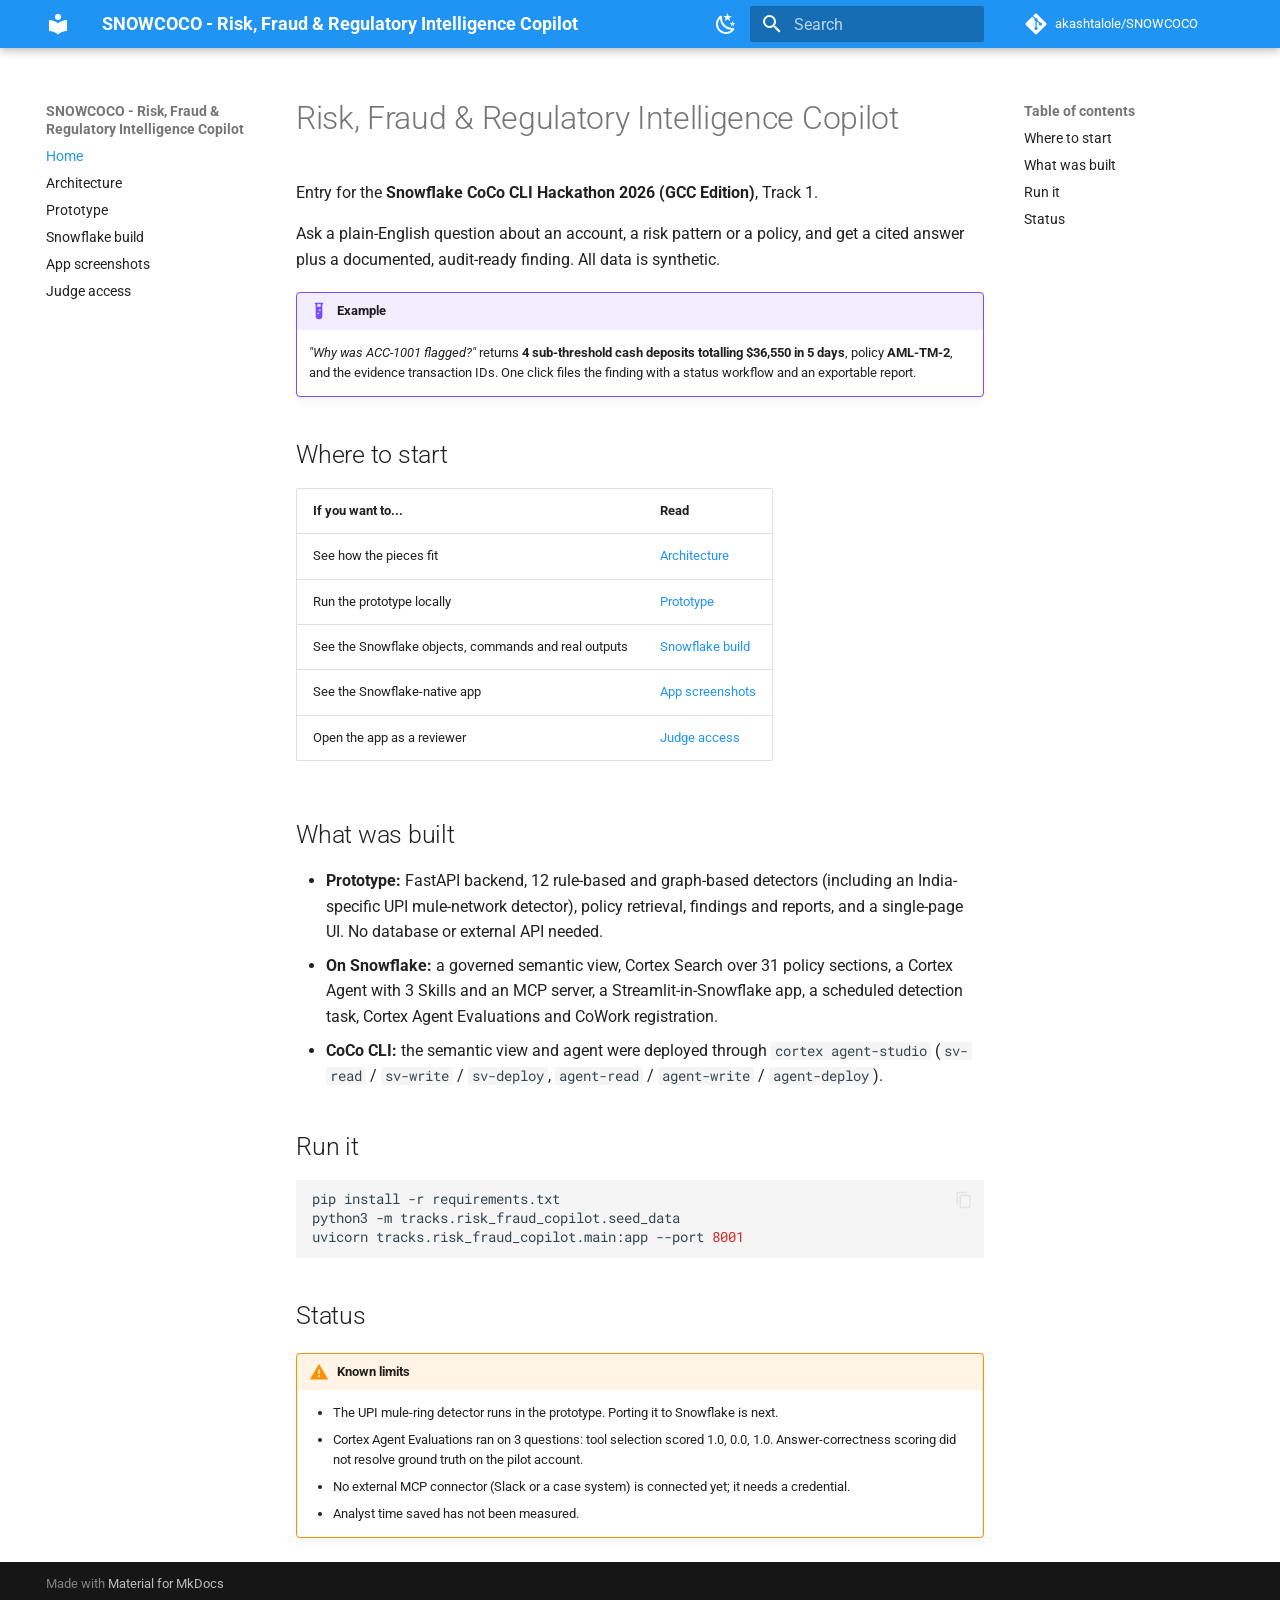
<file: index.html>
<!doctype html>
<html lang="en" class="no-js">
  <head>
    
      <meta charset="utf-8">
      <meta name="viewport" content="width=device-width,initial-scale=1">
      
        <meta name="description" content="Snowflake CoCo CLI Hackathon 2026 (GCC Edition), Track 1. Cited, audit-ready AML and fraud findings from plain-English questions.">
      
      
      
        <link rel="canonical" href="https://akashtalole.github.io/SNOWCOCO/">
      
      
      
        <link rel="next" href="coco_cli_architecture/">
      
      
        
      
      
      <link rel="icon" href="assets/images/favicon.png">
      <meta name="generator" content="mkdocs-1.6.1, mkdocs-material-9.7.7">
    
    
      
        <title>SNOWCOCO - Risk, Fraud & Regulatory Intelligence Copilot</title>
      
    
    
      <link rel="stylesheet" href="assets/stylesheets/main.ec1eaa64.min.css">
      
        
        <link rel="stylesheet" href="assets/stylesheets/palette.ab4e12ef.min.css">
      
      


    
    
      
    
    
      
        
        
        <link rel="preconnect" href="https://fonts.gstatic.com" crossorigin>
        <link rel="stylesheet" href="https://fonts.googleapis.com/css?family=Roboto:300,300i,400,400i,700,700i%7CRoboto+Mono:400,400i,700,700i&display=fallback">
        <style>:root{--md-text-font:"Roboto";--md-code-font:"Roboto Mono"}</style>
      
    
    
    <script>__md_scope=new URL(".",location),__md_hash=e=>[...e].reduce(((e,_)=>(e<<5)-e+_.charCodeAt(0)),0),__md_get=(e,_=localStorage,t=__md_scope)=>JSON.parse(_.getItem(t.pathname+"."+e)),__md_set=(e,_,t=localStorage,a=__md_scope)=>{try{t.setItem(a.pathname+"."+e,JSON.stringify(_))}catch(e){}}</script>
    
      

    
    
  </head>
  
  
    
    
      
    
    
    
    
    <body dir="ltr" data-md-color-scheme="default" data-md-color-primary="blue" data-md-color-accent="cyan">
  
    
    <input class="md-toggle" data-md-toggle="drawer" type="checkbox" id="__drawer" autocomplete="off">
    <input class="md-toggle" data-md-toggle="search" type="checkbox" id="__search" autocomplete="off">
    <label class="md-overlay" for="__drawer"></label>
    <div data-md-component="skip">
      
        
        <a href="#risk-fraud-regulatory-intelligence-copilot" class="md-skip">
          Skip to content
        </a>
      
    </div>
    <div data-md-component="announce">
      
    </div>
    
    
      

  

<header class="md-header md-header--shadow" data-md-component="header">
  <nav class="md-header__inner md-grid" aria-label="Header">
    <a href="." title="SNOWCOCO - Risk, Fraud &amp; Regulatory Intelligence Copilot" class="md-header__button md-logo" aria-label="SNOWCOCO - Risk, Fraud & Regulatory Intelligence Copilot" data-md-component="logo">
      
  
  <svg xmlns="http://www.w3.org/2000/svg" viewBox="0 0 24 24"><path d="M12 8a3 3 0 0 0 3-3 3 3 0 0 0-3-3 3 3 0 0 0-3 3 3 3 0 0 0 3 3m0 3.54C9.64 9.35 6.5 8 3 8v11c3.5 0 6.64 1.35 9 3.54 2.36-2.19 5.5-3.54 9-3.54V8c-3.5 0-6.64 1.35-9 3.54"/></svg>

    </a>
    <label class="md-header__button md-icon" for="__drawer">
      
      <svg xmlns="http://www.w3.org/2000/svg" viewBox="0 0 24 24"><path d="M3 6h18v2H3zm0 5h18v2H3zm0 5h18v2H3z"/></svg>
    </label>
    <div class="md-header__title" data-md-component="header-title">
      <div class="md-header__ellipsis">
        <div class="md-header__topic">
          <span class="md-ellipsis">
            SNOWCOCO - Risk, Fraud & Regulatory Intelligence Copilot
          </span>
        </div>
        <div class="md-header__topic" data-md-component="header-topic">
          <span class="md-ellipsis">
            
              Home
            
          </span>
        </div>
      </div>
    </div>
    
      
        <form class="md-header__option" data-md-component="palette">
  
    
    
    
    <input class="md-option" data-md-color-media="(prefers-color-scheme: light)" data-md-color-scheme="default" data-md-color-primary="blue" data-md-color-accent="cyan"  aria-label="Switch to dark mode"  type="radio" name="__palette" id="__palette_0">
    
      <label class="md-header__button md-icon" title="Switch to dark mode" for="__palette_1" hidden>
        <svg xmlns="http://www.w3.org/2000/svg" viewBox="0 0 24 24"><path d="m17.75 4.09-2.53 1.94.91 3.06-2.63-1.81-2.63 1.81.91-3.06-2.53-1.94L12.44 4l1.06-3 1.06 3zm3.5 6.91-1.64 1.25.59 1.98-1.7-1.17-1.7 1.17.59-1.98L15.75 11l2.06-.05L18.5 9l.69 1.95zm-2.28 4.95c.83-.08 1.72 1.1 1.19 1.85-.32.45-.66.87-1.08 1.27C15.17 23 8.84 23 4.94 19.07c-3.91-3.9-3.91-10.24 0-14.14.4-.4.82-.76 1.27-1.08.75-.53 1.93.36 1.85 1.19-.27 2.86.69 5.83 2.89 8.02a9.96 9.96 0 0 0 8.02 2.89m-1.64 2.02a12.08 12.08 0 0 1-7.8-3.47c-2.17-2.19-3.33-5-3.49-7.82-2.81 3.14-2.7 7.96.31 10.98 3.02 3.01 7.84 3.12 10.98.31"/></svg>
      </label>
    
  
    
    
    
    <input class="md-option" data-md-color-media="(prefers-color-scheme: dark)" data-md-color-scheme="slate" data-md-color-primary="blue" data-md-color-accent="cyan"  aria-label="Switch to light mode"  type="radio" name="__palette" id="__palette_1">
    
      <label class="md-header__button md-icon" title="Switch to light mode" for="__palette_0" hidden>
        <svg xmlns="http://www.w3.org/2000/svg" viewBox="0 0 24 24"><path d="M12 7a5 5 0 0 1 5 5 5 5 0 0 1-5 5 5 5 0 0 1-5-5 5 5 0 0 1 5-5m0 2a3 3 0 0 0-3 3 3 3 0 0 0 3 3 3 3 0 0 0 3-3 3 3 0 0 0-3-3m0-7 2.39 3.42C13.65 5.15 12.84 5 12 5s-1.65.15-2.39.42zM3.34 7l4.16-.35A7.2 7.2 0 0 0 5.94 8.5c-.44.74-.69 1.5-.83 2.29zm.02 10 1.76-3.77a7.131 7.131 0 0 0 2.38 4.14zM20.65 7l-1.77 3.79a7.02 7.02 0 0 0-2.38-4.15zm-.01 10-4.14.36c.59-.51 1.12-1.14 1.54-1.86.42-.73.69-1.5.83-2.29zM12 22l-2.41-3.44c.74.27 1.55.44 2.41.44.82 0 1.63-.17 2.37-.44z"/></svg>
      </label>
    
  
</form>
      
    
    
      <script>var palette=__md_get("__palette");if(palette&&palette.color){if("(prefers-color-scheme)"===palette.color.media){var media=matchMedia("(prefers-color-scheme: light)"),input=document.querySelector(media.matches?"[data-md-color-media='(prefers-color-scheme: light)']":"[data-md-color-media='(prefers-color-scheme: dark)']");palette.color.media=input.getAttribute("data-md-color-media"),palette.color.scheme=input.getAttribute("data-md-color-scheme"),palette.color.primary=input.getAttribute("data-md-color-primary"),palette.color.accent=input.getAttribute("data-md-color-accent")}for(var[key,value]of Object.entries(palette.color))document.body.setAttribute("data-md-color-"+key,value)}</script>
    
    
    
      
      
        <label class="md-header__button md-icon" for="__search">
          
          <svg xmlns="http://www.w3.org/2000/svg" viewBox="0 0 24 24"><path d="M9.5 3A6.5 6.5 0 0 1 16 9.5c0 1.61-.59 3.09-1.56 4.23l.27.27h.79l5 5-1.5 1.5-5-5v-.79l-.27-.27A6.52 6.52 0 0 1 9.5 16 6.5 6.5 0 0 1 3 9.5 6.5 6.5 0 0 1 9.5 3m0 2C7 5 5 7 5 9.5S7 14 9.5 14 14 12 14 9.5 12 5 9.5 5"/></svg>
        </label>
        <div class="md-search" data-md-component="search" role="dialog">
  <label class="md-search__overlay" for="__search"></label>
  <div class="md-search__inner" role="search">
    <form class="md-search__form" name="search">
      <input type="text" class="md-search__input" name="query" aria-label="Search" placeholder="Search" autocapitalize="off" autocorrect="off" autocomplete="off" spellcheck="false" data-md-component="search-query" required>
      <label class="md-search__icon md-icon" for="__search">
        
        <svg xmlns="http://www.w3.org/2000/svg" viewBox="0 0 24 24"><path d="M9.5 3A6.5 6.5 0 0 1 16 9.5c0 1.61-.59 3.09-1.56 4.23l.27.27h.79l5 5-1.5 1.5-5-5v-.79l-.27-.27A6.52 6.52 0 0 1 9.5 16 6.5 6.5 0 0 1 3 9.5 6.5 6.5 0 0 1 9.5 3m0 2C7 5 5 7 5 9.5S7 14 9.5 14 14 12 14 9.5 12 5 9.5 5"/></svg>
        
        <svg xmlns="http://www.w3.org/2000/svg" viewBox="0 0 24 24"><path d="M20 11v2H8l5.5 5.5-1.42 1.42L4.16 12l7.92-7.92L13.5 5.5 8 11z"/></svg>
      </label>
      <nav class="md-search__options" aria-label="Search">
        
        <button type="reset" class="md-search__icon md-icon" title="Clear" aria-label="Clear" tabindex="-1">
          
          <svg xmlns="http://www.w3.org/2000/svg" viewBox="0 0 24 24"><path d="M19 6.41 17.59 5 12 10.59 6.41 5 5 6.41 10.59 12 5 17.59 6.41 19 12 13.41 17.59 19 19 17.59 13.41 12z"/></svg>
        </button>
      </nav>
      
    </form>
    <div class="md-search__output">
      <div class="md-search__scrollwrap" tabindex="0" data-md-scrollfix>
        <div class="md-search-result" data-md-component="search-result">
          <div class="md-search-result__meta">
            Initializing search
          </div>
          <ol class="md-search-result__list" role="presentation"></ol>
        </div>
      </div>
    </div>
  </div>
</div>
      
    
    
      <div class="md-header__source">
        <a href="https://github.com/akashtalole/SNOWCOCO" title="Go to repository" class="md-source" data-md-component="source">
  <div class="md-source__icon md-icon">
    
    <svg xmlns="http://www.w3.org/2000/svg" viewBox="0 0 448 512"><!--! Font Awesome Free 7.1.0 by @fontawesome - https://fontawesome.com License - https://fontawesome.com/license/free (Icons: CC BY 4.0, Fonts: SIL OFL 1.1, Code: MIT License) Copyright 2025 Fonticons, Inc.--><path d="M439.6 236.1 244 40.5c-5.4-5.5-12.8-8.5-20.4-8.5s-15 3-20.4 8.4L162.5 81l51.5 51.5c27.1-9.1 52.7 16.8 43.4 43.7l49.7 49.7c34.2-11.8 61.2 31 35.5 56.7-26.5 26.5-70.2-2.9-56-37.3L240.3 199v121.9c25.3 12.5 22.3 41.8 9.1 55-6.4 6.4-15.2 10.1-24.3 10.1s-17.8-3.6-24.3-10.1c-17.6-17.6-11.1-46.9 11.2-56v-123c-20.8-8.5-24.6-30.7-18.6-45L142.6 101 8.5 235.1C3 240.6 0 247.9 0 255.5s3 15 8.5 20.4l195.6 195.7c5.4 5.4 12.7 8.4 20.4 8.4s15-3 20.4-8.4l194.7-194.7c5.4-5.4 8.4-12.8 8.4-20.4s-3-15-8.4-20.4"/></svg>
  </div>
  <div class="md-source__repository">
    akashtalole/SNOWCOCO
  </div>
</a>
      </div>
    
  </nav>
  
</header>
    
    <div class="md-container" data-md-component="container">
      
      
        
          
        
      
      <main class="md-main" data-md-component="main">
        <div class="md-main__inner md-grid">
          
            
              
              <div class="md-sidebar md-sidebar--primary" data-md-component="sidebar" data-md-type="navigation" >
                <div class="md-sidebar__scrollwrap">
                  <div class="md-sidebar__inner">
                    



<nav class="md-nav md-nav--primary" aria-label="Navigation" data-md-level="0">
  <label class="md-nav__title" for="__drawer">
    <a href="." title="SNOWCOCO - Risk, Fraud &amp; Regulatory Intelligence Copilot" class="md-nav__button md-logo" aria-label="SNOWCOCO - Risk, Fraud & Regulatory Intelligence Copilot" data-md-component="logo">
      
  
  <svg xmlns="http://www.w3.org/2000/svg" viewBox="0 0 24 24"><path d="M12 8a3 3 0 0 0 3-3 3 3 0 0 0-3-3 3 3 0 0 0-3 3 3 3 0 0 0 3 3m0 3.54C9.64 9.35 6.5 8 3 8v11c3.5 0 6.64 1.35 9 3.54 2.36-2.19 5.5-3.54 9-3.54V8c-3.5 0-6.64 1.35-9 3.54"/></svg>

    </a>
    SNOWCOCO - Risk, Fraud & Regulatory Intelligence Copilot
  </label>
  
    <div class="md-nav__source">
      <a href="https://github.com/akashtalole/SNOWCOCO" title="Go to repository" class="md-source" data-md-component="source">
  <div class="md-source__icon md-icon">
    
    <svg xmlns="http://www.w3.org/2000/svg" viewBox="0 0 448 512"><!--! Font Awesome Free 7.1.0 by @fontawesome - https://fontawesome.com License - https://fontawesome.com/license/free (Icons: CC BY 4.0, Fonts: SIL OFL 1.1, Code: MIT License) Copyright 2025 Fonticons, Inc.--><path d="M439.6 236.1 244 40.5c-5.4-5.5-12.8-8.5-20.4-8.5s-15 3-20.4 8.4L162.5 81l51.5 51.5c27.1-9.1 52.7 16.8 43.4 43.7l49.7 49.7c34.2-11.8 61.2 31 35.5 56.7-26.5 26.5-70.2-2.9-56-37.3L240.3 199v121.9c25.3 12.5 22.3 41.8 9.1 55-6.4 6.4-15.2 10.1-24.3 10.1s-17.8-3.6-24.3-10.1c-17.6-17.6-11.1-46.9 11.2-56v-123c-20.8-8.5-24.6-30.7-18.6-45L142.6 101 8.5 235.1C3 240.6 0 247.9 0 255.5s3 15 8.5 20.4l195.6 195.7c5.4 5.4 12.7 8.4 20.4 8.4s15-3 20.4-8.4l194.7-194.7c5.4-5.4 8.4-12.8 8.4-20.4s-3-15-8.4-20.4"/></svg>
  </div>
  <div class="md-source__repository">
    akashtalole/SNOWCOCO
  </div>
</a>
    </div>
  
  <ul class="md-nav__list" data-md-scrollfix>
    
      
      
  
  
    
  
  
  
    <li class="md-nav__item md-nav__item--active">
      
      <input class="md-nav__toggle md-toggle" type="checkbox" id="__toc">
      
      
        
      
      
        <label class="md-nav__link md-nav__link--active" for="__toc">
          
  
  
  <span class="md-ellipsis">
    
  
    Home
  

    
  </span>
  
  

          <span class="md-nav__icon md-icon"></span>
        </label>
      
      <a href="." class="md-nav__link md-nav__link--active">
        
  
  
  <span class="md-ellipsis">
    
  
    Home
  

    
  </span>
  
  

      </a>
      
        

<nav class="md-nav md-nav--secondary" aria-label="Table of contents">
  
  
  
    
  
  
    <label class="md-nav__title" for="__toc">
      <span class="md-nav__icon md-icon"></span>
      Table of contents
    </label>
    <ul class="md-nav__list" data-md-component="toc" data-md-scrollfix>
      
        <li class="md-nav__item">
  <a href="#where-to-start" class="md-nav__link">
    <span class="md-ellipsis">
      
        Where to start
      
    </span>
  </a>
  
</li>
      
        <li class="md-nav__item">
  <a href="#what-was-built" class="md-nav__link">
    <span class="md-ellipsis">
      
        What was built
      
    </span>
  </a>
  
</li>
      
        <li class="md-nav__item">
  <a href="#run-it" class="md-nav__link">
    <span class="md-ellipsis">
      
        Run it
      
    </span>
  </a>
  
</li>
      
        <li class="md-nav__item">
  <a href="#status" class="md-nav__link">
    <span class="md-ellipsis">
      
        Status
      
    </span>
  </a>
  
</li>
      
    </ul>
  
</nav>
      
    </li>
  

    
      
      
  
  
  
  
    <li class="md-nav__item">
      <a href="coco_cli_architecture/" class="md-nav__link">
        
  
  
  <span class="md-ellipsis">
    
  
    Architecture
  

    
  </span>
  
  

      </a>
    </li>
  

    
      
      
  
  
  
  
    <li class="md-nav__item">
      <a href="prototype/" class="md-nav__link">
        
  
  
  <span class="md-ellipsis">
    
  
    Prototype
  

    
  </span>
  
  

      </a>
    </li>
  

    
      
      
  
  
  
  
    <li class="md-nav__item">
      <a href="snowflake-build/" class="md-nav__link">
        
  
  
  <span class="md-ellipsis">
    
  
    Snowflake build
  

    
  </span>
  
  

      </a>
    </li>
  

    
      
      
  
  
  
  
    <li class="md-nav__item">
      <a href="streamlit_screenshots/" class="md-nav__link">
        
  
  
  <span class="md-ellipsis">
    
  
    App screenshots
  

    
  </span>
  
  

      </a>
    </li>
  

    
      
      
  
  
  
  
    <li class="md-nav__item">
      <a href="judge_access/" class="md-nav__link">
        
  
  
  <span class="md-ellipsis">
    
  
    Judge access
  

    
  </span>
  
  

      </a>
    </li>
  

    
  </ul>
</nav>
                  </div>
                </div>
              </div>
            
            
              
              <div class="md-sidebar md-sidebar--secondary" data-md-component="sidebar" data-md-type="toc" >
                <div class="md-sidebar__scrollwrap">
                  <div class="md-sidebar__inner">
                    

<nav class="md-nav md-nav--secondary" aria-label="Table of contents">
  
  
  
    
  
  
    <label class="md-nav__title" for="__toc">
      <span class="md-nav__icon md-icon"></span>
      Table of contents
    </label>
    <ul class="md-nav__list" data-md-component="toc" data-md-scrollfix>
      
        <li class="md-nav__item">
  <a href="#where-to-start" class="md-nav__link">
    <span class="md-ellipsis">
      
        Where to start
      
    </span>
  </a>
  
</li>
      
        <li class="md-nav__item">
  <a href="#what-was-built" class="md-nav__link">
    <span class="md-ellipsis">
      
        What was built
      
    </span>
  </a>
  
</li>
      
        <li class="md-nav__item">
  <a href="#run-it" class="md-nav__link">
    <span class="md-ellipsis">
      
        Run it
      
    </span>
  </a>
  
</li>
      
        <li class="md-nav__item">
  <a href="#status" class="md-nav__link">
    <span class="md-ellipsis">
      
        Status
      
    </span>
  </a>
  
</li>
      
    </ul>
  
</nav>
                  </div>
                </div>
              </div>
            
          
          
            <div class="md-content" data-md-component="content">
              
              <article class="md-content__inner md-typeset">
                
                  



<h1 id="risk-fraud-regulatory-intelligence-copilot">Risk, Fraud &amp; Regulatory Intelligence Copilot<a class="headerlink" href="#risk-fraud-regulatory-intelligence-copilot" title="Permanent link">&para;</a></h1>
<p>Entry for the <strong>Snowflake CoCo CLI Hackathon 2026 (GCC Edition)</strong>, Track 1.</p>
<p>Ask a plain-English question about an account, a risk pattern or a policy, and get a cited answer
plus a documented, audit-ready finding. All data is synthetic.</p>
<div class="admonition example">
<p class="admonition-title">Example</p>
<p><em>"Why was ACC-1001 flagged?"</em> returns <strong>4 sub-threshold cash deposits totalling $36,550 in
5 days</strong>, policy <strong>AML-TM-2</strong>, and the evidence transaction IDs. One click files the finding with
a status workflow and an exportable report.</p>
</div>
<h2 id="where-to-start">Where to start<a class="headerlink" href="#where-to-start" title="Permanent link">&para;</a></h2>
<table>
<thead>
<tr>
<th>If you want to...</th>
<th>Read</th>
</tr>
</thead>
<tbody>
<tr>
<td>See how the pieces fit</td>
<td><a href="coco_cli_architecture/">Architecture</a></td>
</tr>
<tr>
<td>Run the prototype locally</td>
<td><a href="prototype/">Prototype</a></td>
</tr>
<tr>
<td>See the Snowflake objects, commands and real outputs</td>
<td><a href="snowflake-build/">Snowflake build</a></td>
</tr>
<tr>
<td>See the Snowflake-native app</td>
<td><a href="streamlit_screenshots/">App screenshots</a></td>
</tr>
<tr>
<td>Open the app as a reviewer</td>
<td><a href="judge_access/">Judge access</a></td>
</tr>
</tbody>
</table>
<h2 id="what-was-built">What was built<a class="headerlink" href="#what-was-built" title="Permanent link">&para;</a></h2>
<ul>
<li><strong>Prototype:</strong> FastAPI backend, 12 rule-based and graph-based detectors (including an India-specific UPI mule-network detector), policy retrieval, findings and reports, and a single-page UI. No database or external API needed.</li>
<li><strong>On Snowflake:</strong> a governed semantic view, Cortex Search over 31 policy sections, a Cortex Agent with 3 Skills and an MCP server, a Streamlit-in-Snowflake app, a scheduled detection task, Cortex Agent Evaluations and CoWork registration.</li>
<li><strong>CoCo CLI:</strong> the semantic view and agent were deployed through <code>cortex agent-studio</code> (<code>sv-read</code> / <code>sv-write</code> / <code>sv-deploy</code>, <code>agent-read</code> / <code>agent-write</code> / <code>agent-deploy</code>).</li>
</ul>
<h2 id="run-it">Run it<a class="headerlink" href="#run-it" title="Permanent link">&para;</a></h2>
<div class="highlight"><pre><span></span><code>pip<span class="w"> </span>install<span class="w"> </span>-r<span class="w"> </span>requirements.txt
python3<span class="w"> </span>-m<span class="w"> </span>tracks.risk_fraud_copilot.seed_data
uvicorn<span class="w"> </span>tracks.risk_fraud_copilot.main:app<span class="w"> </span>--port<span class="w"> </span><span class="m">8001</span>
</code></pre></div>
<h2 id="status">Status<a class="headerlink" href="#status" title="Permanent link">&para;</a></h2>
<div class="admonition warning">
<p class="admonition-title">Known limits</p>
<ul>
<li>The UPI mule-ring detector runs in the prototype. Porting it to Snowflake is next.</li>
<li>Cortex Agent Evaluations ran on 3 questions: tool selection scored 1.0, 0.0, 1.0. Answer-correctness scoring did not resolve ground truth on the pilot account.</li>
<li>No external MCP connector (Slack or a case system) is connected yet; it needs a credential.</li>
<li>Analyst time saved has not been measured.</li>
</ul>
</div>












                
              </article>
            </div>
          
          
<script>var target=document.getElementById(location.hash.slice(1));target&&target.name&&(target.checked=target.name.startsWith("__tabbed_"))</script>
        </div>
        
          <button type="button" class="md-top md-icon" data-md-component="top" hidden>
  
  <svg xmlns="http://www.w3.org/2000/svg" viewBox="0 0 24 24"><path d="M13 20h-2V8l-5.5 5.5-1.42-1.42L12 4.16l7.92 7.92-1.42 1.42L13 8z"/></svg>
  Back to top
</button>
        
      </main>
      
        <footer class="md-footer">
  
  <div class="md-footer-meta md-typeset">
    <div class="md-footer-meta__inner md-grid">
      <div class="md-copyright">
  
  
    Made with
    <a href="https://squidfunk.github.io/mkdocs-material/" target="_blank" rel="noopener">
      Material for MkDocs
    </a>
  
</div>
      
    </div>
  </div>
</footer>
      
    </div>
    <div class="md-dialog" data-md-component="dialog">
      <div class="md-dialog__inner md-typeset"></div>
    </div>
    
    
    
      
      
      <script id="__config" type="application/json">{"annotate": null, "base": ".", "features": ["navigation.sections", "navigation.top", "content.code.copy", "toc.follow"], "search": "assets/javascripts/workers/search.2c215733.min.js", "tags": null, "translations": {"clipboard.copied": "Copied to clipboard", "clipboard.copy": "Copy to clipboard", "search.result.more.one": "1 more on this page", "search.result.more.other": "# more on this page", "search.result.none": "No matching documents", "search.result.one": "1 matching document", "search.result.other": "# matching documents", "search.result.placeholder": "Type to start searching", "search.result.term.missing": "Missing", "select.version": "Select version"}, "version": null}</script>
    
    
      <script src="assets/javascripts/bundle.d7400e89.min.js"></script>
      
    
  </body>
</html>
</file>
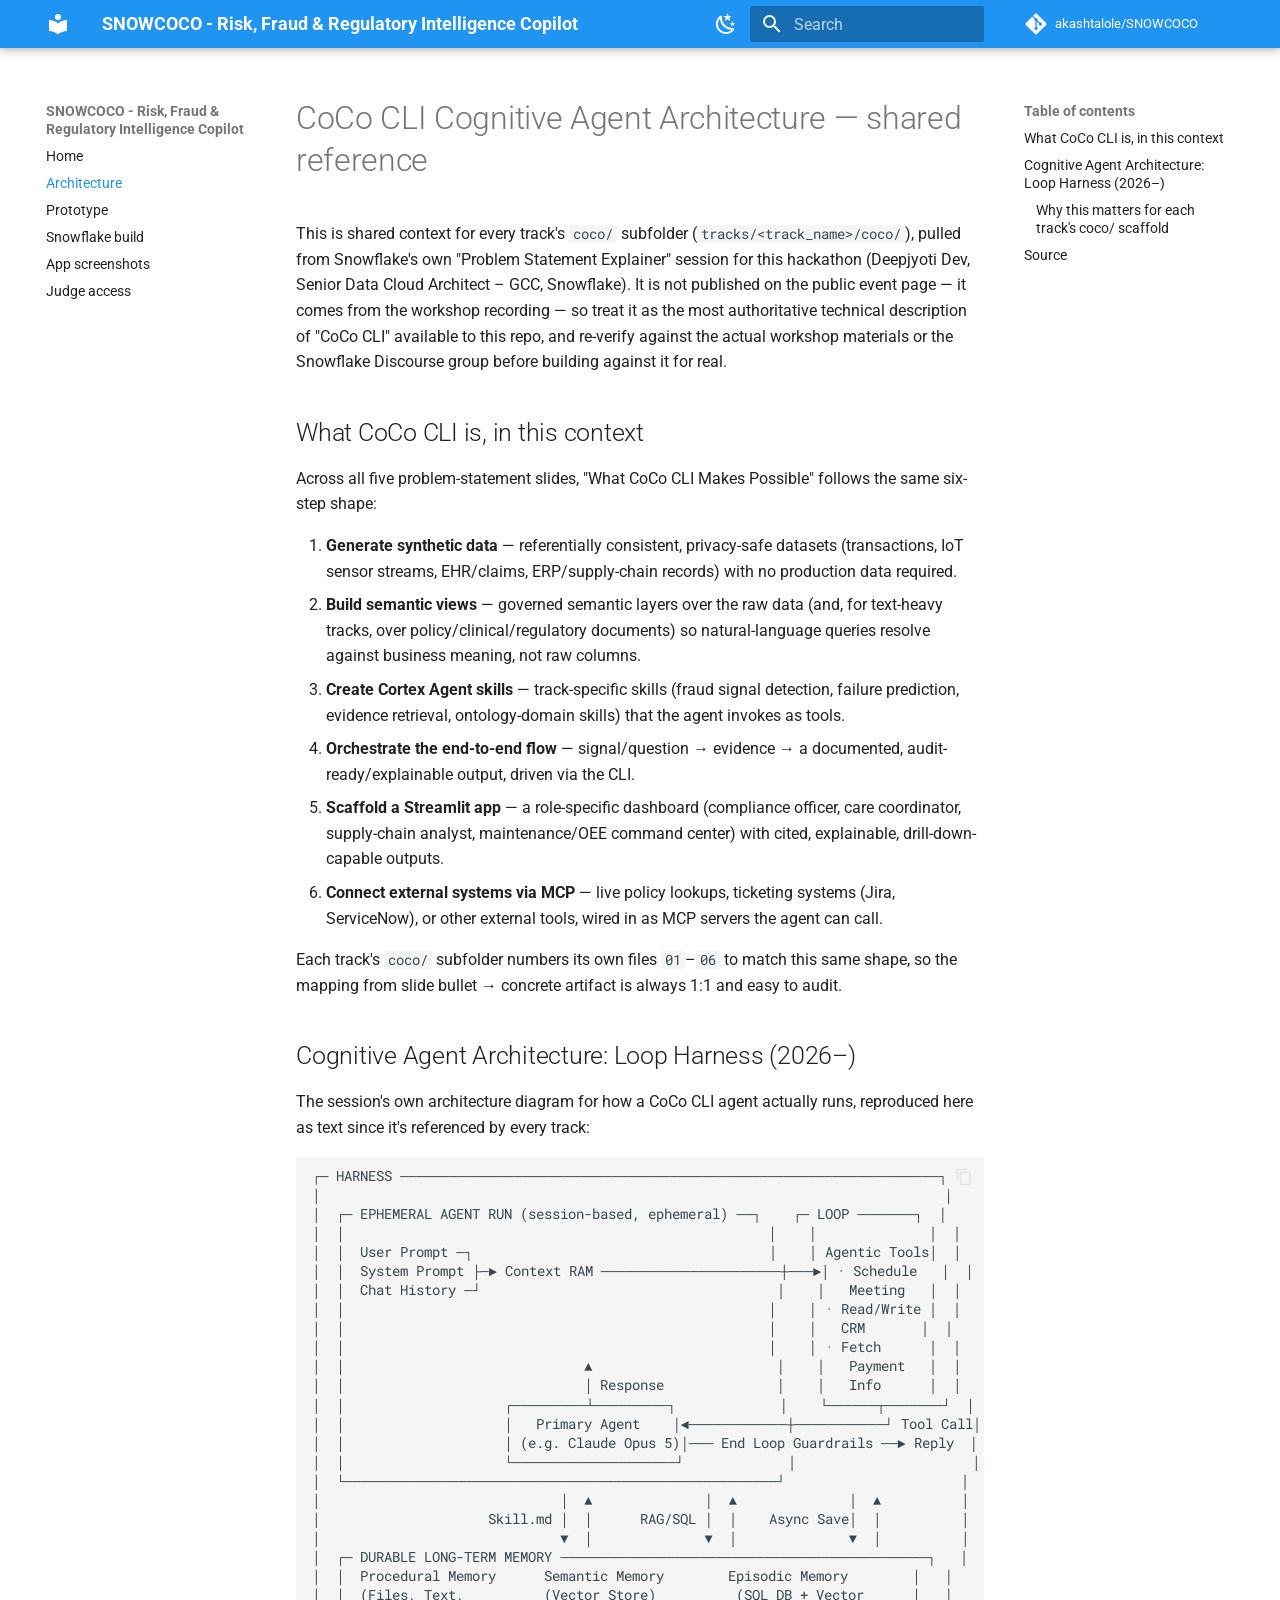
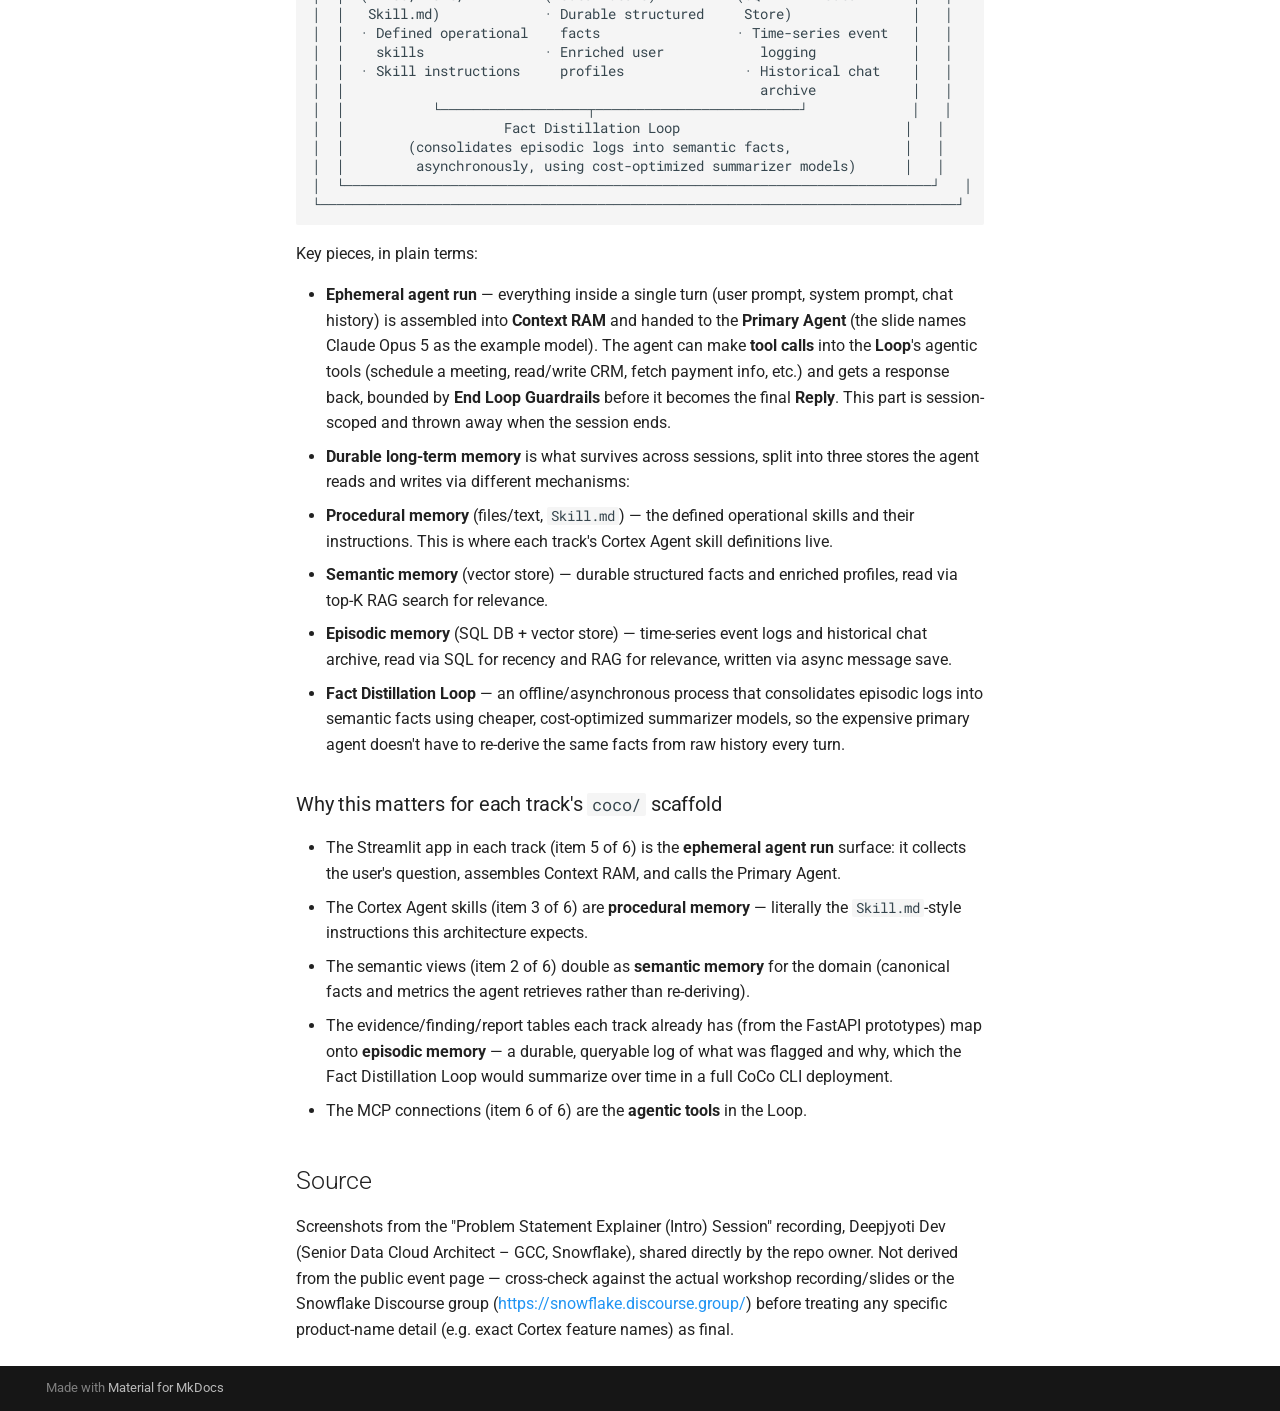
<file: coco_cli_architecture/index.html>
<!doctype html>
<html lang="en" class="no-js">
  <head>
    
      <meta charset="utf-8">
      <meta name="viewport" content="width=device-width,initial-scale=1">
      
        <meta name="description" content="Snowflake CoCo CLI Hackathon 2026 (GCC Edition), Track 1. Cited, audit-ready AML and fraud findings from plain-English questions.">
      
      
      
        <link rel="canonical" href="https://akashtalole.github.io/SNOWCOCO/coco_cli_architecture/">
      
      
        <link rel="prev" href="..">
      
      
        <link rel="next" href="../prototype/">
      
      
        
      
      
      <link rel="icon" href="../assets/images/favicon.png">
      <meta name="generator" content="mkdocs-1.6.1, mkdocs-material-9.7.7">
    
    
      
        <title>Architecture - SNOWCOCO - Risk, Fraud & Regulatory Intelligence Copilot</title>
      
    
    
      <link rel="stylesheet" href="../assets/stylesheets/main.ec1eaa64.min.css">
      
        
        <link rel="stylesheet" href="../assets/stylesheets/palette.ab4e12ef.min.css">
      
      


    
    
      
    
    
      
        
        
        <link rel="preconnect" href="https://fonts.gstatic.com" crossorigin>
        <link rel="stylesheet" href="https://fonts.googleapis.com/css?family=Roboto:300,300i,400,400i,700,700i%7CRoboto+Mono:400,400i,700,700i&display=fallback">
        <style>:root{--md-text-font:"Roboto";--md-code-font:"Roboto Mono"}</style>
      
    
    
    <script>__md_scope=new URL("..",location),__md_hash=e=>[...e].reduce(((e,_)=>(e<<5)-e+_.charCodeAt(0)),0),__md_get=(e,_=localStorage,t=__md_scope)=>JSON.parse(_.getItem(t.pathname+"."+e)),__md_set=(e,_,t=localStorage,a=__md_scope)=>{try{t.setItem(a.pathname+"."+e,JSON.stringify(_))}catch(e){}}</script>
    
      

    
    
  </head>
  
  
    
    
      
    
    
    
    
    <body dir="ltr" data-md-color-scheme="default" data-md-color-primary="blue" data-md-color-accent="cyan">
  
    
    <input class="md-toggle" data-md-toggle="drawer" type="checkbox" id="__drawer" autocomplete="off">
    <input class="md-toggle" data-md-toggle="search" type="checkbox" id="__search" autocomplete="off">
    <label class="md-overlay" for="__drawer"></label>
    <div data-md-component="skip">
      
        
        <a href="#coco-cli-cognitive-agent-architecture-shared-reference" class="md-skip">
          Skip to content
        </a>
      
    </div>
    <div data-md-component="announce">
      
    </div>
    
    
      

  

<header class="md-header md-header--shadow" data-md-component="header">
  <nav class="md-header__inner md-grid" aria-label="Header">
    <a href=".." title="SNOWCOCO - Risk, Fraud &amp; Regulatory Intelligence Copilot" class="md-header__button md-logo" aria-label="SNOWCOCO - Risk, Fraud & Regulatory Intelligence Copilot" data-md-component="logo">
      
  
  <svg xmlns="http://www.w3.org/2000/svg" viewBox="0 0 24 24"><path d="M12 8a3 3 0 0 0 3-3 3 3 0 0 0-3-3 3 3 0 0 0-3 3 3 3 0 0 0 3 3m0 3.54C9.64 9.35 6.5 8 3 8v11c3.5 0 6.64 1.35 9 3.54 2.36-2.19 5.5-3.54 9-3.54V8c-3.5 0-6.64 1.35-9 3.54"/></svg>

    </a>
    <label class="md-header__button md-icon" for="__drawer">
      
      <svg xmlns="http://www.w3.org/2000/svg" viewBox="0 0 24 24"><path d="M3 6h18v2H3zm0 5h18v2H3zm0 5h18v2H3z"/></svg>
    </label>
    <div class="md-header__title" data-md-component="header-title">
      <div class="md-header__ellipsis">
        <div class="md-header__topic">
          <span class="md-ellipsis">
            SNOWCOCO - Risk, Fraud & Regulatory Intelligence Copilot
          </span>
        </div>
        <div class="md-header__topic" data-md-component="header-topic">
          <span class="md-ellipsis">
            
              Architecture
            
          </span>
        </div>
      </div>
    </div>
    
      
        <form class="md-header__option" data-md-component="palette">
  
    
    
    
    <input class="md-option" data-md-color-media="(prefers-color-scheme: light)" data-md-color-scheme="default" data-md-color-primary="blue" data-md-color-accent="cyan"  aria-label="Switch to dark mode"  type="radio" name="__palette" id="__palette_0">
    
      <label class="md-header__button md-icon" title="Switch to dark mode" for="__palette_1" hidden>
        <svg xmlns="http://www.w3.org/2000/svg" viewBox="0 0 24 24"><path d="m17.75 4.09-2.53 1.94.91 3.06-2.63-1.81-2.63 1.81.91-3.06-2.53-1.94L12.44 4l1.06-3 1.06 3zm3.5 6.91-1.64 1.25.59 1.98-1.7-1.17-1.7 1.17.59-1.98L15.75 11l2.06-.05L18.5 9l.69 1.95zm-2.28 4.95c.83-.08 1.72 1.1 1.19 1.85-.32.45-.66.87-1.08 1.27C15.17 23 8.84 23 4.94 19.07c-3.91-3.9-3.91-10.24 0-14.14.4-.4.82-.76 1.27-1.08.75-.53 1.93.36 1.85 1.19-.27 2.86.69 5.83 2.89 8.02a9.96 9.96 0 0 0 8.02 2.89m-1.64 2.02a12.08 12.08 0 0 1-7.8-3.47c-2.17-2.19-3.33-5-3.49-7.82-2.81 3.14-2.7 7.96.31 10.98 3.02 3.01 7.84 3.12 10.98.31"/></svg>
      </label>
    
  
    
    
    
    <input class="md-option" data-md-color-media="(prefers-color-scheme: dark)" data-md-color-scheme="slate" data-md-color-primary="blue" data-md-color-accent="cyan"  aria-label="Switch to light mode"  type="radio" name="__palette" id="__palette_1">
    
      <label class="md-header__button md-icon" title="Switch to light mode" for="__palette_0" hidden>
        <svg xmlns="http://www.w3.org/2000/svg" viewBox="0 0 24 24"><path d="M12 7a5 5 0 0 1 5 5 5 5 0 0 1-5 5 5 5 0 0 1-5-5 5 5 0 0 1 5-5m0 2a3 3 0 0 0-3 3 3 3 0 0 0 3 3 3 3 0 0 0 3-3 3 3 0 0 0-3-3m0-7 2.39 3.42C13.65 5.15 12.84 5 12 5s-1.65.15-2.39.42zM3.34 7l4.16-.35A7.2 7.2 0 0 0 5.94 8.5c-.44.74-.69 1.5-.83 2.29zm.02 10 1.76-3.77a7.131 7.131 0 0 0 2.38 4.14zM20.65 7l-1.77 3.79a7.02 7.02 0 0 0-2.38-4.15zm-.01 10-4.14.36c.59-.51 1.12-1.14 1.54-1.86.42-.73.69-1.5.83-2.29zM12 22l-2.41-3.44c.74.27 1.55.44 2.41.44.82 0 1.63-.17 2.37-.44z"/></svg>
      </label>
    
  
</form>
      
    
    
      <script>var palette=__md_get("__palette");if(palette&&palette.color){if("(prefers-color-scheme)"===palette.color.media){var media=matchMedia("(prefers-color-scheme: light)"),input=document.querySelector(media.matches?"[data-md-color-media='(prefers-color-scheme: light)']":"[data-md-color-media='(prefers-color-scheme: dark)']");palette.color.media=input.getAttribute("data-md-color-media"),palette.color.scheme=input.getAttribute("data-md-color-scheme"),palette.color.primary=input.getAttribute("data-md-color-primary"),palette.color.accent=input.getAttribute("data-md-color-accent")}for(var[key,value]of Object.entries(palette.color))document.body.setAttribute("data-md-color-"+key,value)}</script>
    
    
    
      
      
        <label class="md-header__button md-icon" for="__search">
          
          <svg xmlns="http://www.w3.org/2000/svg" viewBox="0 0 24 24"><path d="M9.5 3A6.5 6.5 0 0 1 16 9.5c0 1.61-.59 3.09-1.56 4.23l.27.27h.79l5 5-1.5 1.5-5-5v-.79l-.27-.27A6.52 6.52 0 0 1 9.5 16 6.5 6.5 0 0 1 3 9.5 6.5 6.5 0 0 1 9.5 3m0 2C7 5 5 7 5 9.5S7 14 9.5 14 14 12 14 9.5 12 5 9.5 5"/></svg>
        </label>
        <div class="md-search" data-md-component="search" role="dialog">
  <label class="md-search__overlay" for="__search"></label>
  <div class="md-search__inner" role="search">
    <form class="md-search__form" name="search">
      <input type="text" class="md-search__input" name="query" aria-label="Search" placeholder="Search" autocapitalize="off" autocorrect="off" autocomplete="off" spellcheck="false" data-md-component="search-query" required>
      <label class="md-search__icon md-icon" for="__search">
        
        <svg xmlns="http://www.w3.org/2000/svg" viewBox="0 0 24 24"><path d="M9.5 3A6.5 6.5 0 0 1 16 9.5c0 1.61-.59 3.09-1.56 4.23l.27.27h.79l5 5-1.5 1.5-5-5v-.79l-.27-.27A6.52 6.52 0 0 1 9.5 16 6.5 6.5 0 0 1 3 9.5 6.5 6.5 0 0 1 9.5 3m0 2C7 5 5 7 5 9.5S7 14 9.5 14 14 12 14 9.5 12 5 9.5 5"/></svg>
        
        <svg xmlns="http://www.w3.org/2000/svg" viewBox="0 0 24 24"><path d="M20 11v2H8l5.5 5.5-1.42 1.42L4.16 12l7.92-7.92L13.5 5.5 8 11z"/></svg>
      </label>
      <nav class="md-search__options" aria-label="Search">
        
        <button type="reset" class="md-search__icon md-icon" title="Clear" aria-label="Clear" tabindex="-1">
          
          <svg xmlns="http://www.w3.org/2000/svg" viewBox="0 0 24 24"><path d="M19 6.41 17.59 5 12 10.59 6.41 5 5 6.41 10.59 12 5 17.59 6.41 19 12 13.41 17.59 19 19 17.59 13.41 12z"/></svg>
        </button>
      </nav>
      
    </form>
    <div class="md-search__output">
      <div class="md-search__scrollwrap" tabindex="0" data-md-scrollfix>
        <div class="md-search-result" data-md-component="search-result">
          <div class="md-search-result__meta">
            Initializing search
          </div>
          <ol class="md-search-result__list" role="presentation"></ol>
        </div>
      </div>
    </div>
  </div>
</div>
      
    
    
      <div class="md-header__source">
        <a href="https://github.com/akashtalole/SNOWCOCO" title="Go to repository" class="md-source" data-md-component="source">
  <div class="md-source__icon md-icon">
    
    <svg xmlns="http://www.w3.org/2000/svg" viewBox="0 0 448 512"><!--! Font Awesome Free 7.1.0 by @fontawesome - https://fontawesome.com License - https://fontawesome.com/license/free (Icons: CC BY 4.0, Fonts: SIL OFL 1.1, Code: MIT License) Copyright 2025 Fonticons, Inc.--><path d="M439.6 236.1 244 40.5c-5.4-5.5-12.8-8.5-20.4-8.5s-15 3-20.4 8.4L162.5 81l51.5 51.5c27.1-9.1 52.7 16.8 43.4 43.7l49.7 49.7c34.2-11.8 61.2 31 35.5 56.7-26.5 26.5-70.2-2.9-56-37.3L240.3 199v121.9c25.3 12.5 22.3 41.8 9.1 55-6.4 6.4-15.2 10.1-24.3 10.1s-17.8-3.6-24.3-10.1c-17.6-17.6-11.1-46.9 11.2-56v-123c-20.8-8.5-24.6-30.7-18.6-45L142.6 101 8.5 235.1C3 240.6 0 247.9 0 255.5s3 15 8.5 20.4l195.6 195.7c5.4 5.4 12.7 8.4 20.4 8.4s15-3 20.4-8.4l194.7-194.7c5.4-5.4 8.4-12.8 8.4-20.4s-3-15-8.4-20.4"/></svg>
  </div>
  <div class="md-source__repository">
    akashtalole/SNOWCOCO
  </div>
</a>
      </div>
    
  </nav>
  
</header>
    
    <div class="md-container" data-md-component="container">
      
      
        
          
        
      
      <main class="md-main" data-md-component="main">
        <div class="md-main__inner md-grid">
          
            
              
              <div class="md-sidebar md-sidebar--primary" data-md-component="sidebar" data-md-type="navigation" >
                <div class="md-sidebar__scrollwrap">
                  <div class="md-sidebar__inner">
                    



<nav class="md-nav md-nav--primary" aria-label="Navigation" data-md-level="0">
  <label class="md-nav__title" for="__drawer">
    <a href=".." title="SNOWCOCO - Risk, Fraud &amp; Regulatory Intelligence Copilot" class="md-nav__button md-logo" aria-label="SNOWCOCO - Risk, Fraud & Regulatory Intelligence Copilot" data-md-component="logo">
      
  
  <svg xmlns="http://www.w3.org/2000/svg" viewBox="0 0 24 24"><path d="M12 8a3 3 0 0 0 3-3 3 3 0 0 0-3-3 3 3 0 0 0-3 3 3 3 0 0 0 3 3m0 3.54C9.64 9.35 6.5 8 3 8v11c3.5 0 6.64 1.35 9 3.54 2.36-2.19 5.5-3.54 9-3.54V8c-3.5 0-6.64 1.35-9 3.54"/></svg>

    </a>
    SNOWCOCO - Risk, Fraud & Regulatory Intelligence Copilot
  </label>
  
    <div class="md-nav__source">
      <a href="https://github.com/akashtalole/SNOWCOCO" title="Go to repository" class="md-source" data-md-component="source">
  <div class="md-source__icon md-icon">
    
    <svg xmlns="http://www.w3.org/2000/svg" viewBox="0 0 448 512"><!--! Font Awesome Free 7.1.0 by @fontawesome - https://fontawesome.com License - https://fontawesome.com/license/free (Icons: CC BY 4.0, Fonts: SIL OFL 1.1, Code: MIT License) Copyright 2025 Fonticons, Inc.--><path d="M439.6 236.1 244 40.5c-5.4-5.5-12.8-8.5-20.4-8.5s-15 3-20.4 8.4L162.5 81l51.5 51.5c27.1-9.1 52.7 16.8 43.4 43.7l49.7 49.7c34.2-11.8 61.2 31 35.5 56.7-26.5 26.5-70.2-2.9-56-37.3L240.3 199v121.9c25.3 12.5 22.3 41.8 9.1 55-6.4 6.4-15.2 10.1-24.3 10.1s-17.8-3.6-24.3-10.1c-17.6-17.6-11.1-46.9 11.2-56v-123c-20.8-8.5-24.6-30.7-18.6-45L142.6 101 8.5 235.1C3 240.6 0 247.9 0 255.5s3 15 8.5 20.4l195.6 195.7c5.4 5.4 12.7 8.4 20.4 8.4s15-3 20.4-8.4l194.7-194.7c5.4-5.4 8.4-12.8 8.4-20.4s-3-15-8.4-20.4"/></svg>
  </div>
  <div class="md-source__repository">
    akashtalole/SNOWCOCO
  </div>
</a>
    </div>
  
  <ul class="md-nav__list" data-md-scrollfix>
    
      
      
  
  
  
  
    <li class="md-nav__item">
      <a href=".." class="md-nav__link">
        
  
  
  <span class="md-ellipsis">
    
  
    Home
  

    
  </span>
  
  

      </a>
    </li>
  

    
      
      
  
  
    
  
  
  
    <li class="md-nav__item md-nav__item--active">
      
      <input class="md-nav__toggle md-toggle" type="checkbox" id="__toc">
      
      
        
      
      
        <label class="md-nav__link md-nav__link--active" for="__toc">
          
  
  
  <span class="md-ellipsis">
    
  
    Architecture
  

    
  </span>
  
  

          <span class="md-nav__icon md-icon"></span>
        </label>
      
      <a href="./" class="md-nav__link md-nav__link--active">
        
  
  
  <span class="md-ellipsis">
    
  
    Architecture
  

    
  </span>
  
  

      </a>
      
        

<nav class="md-nav md-nav--secondary" aria-label="Table of contents">
  
  
  
    
  
  
    <label class="md-nav__title" for="__toc">
      <span class="md-nav__icon md-icon"></span>
      Table of contents
    </label>
    <ul class="md-nav__list" data-md-component="toc" data-md-scrollfix>
      
        <li class="md-nav__item">
  <a href="#what-coco-cli-is-in-this-context" class="md-nav__link">
    <span class="md-ellipsis">
      
        What CoCo CLI is, in this context
      
    </span>
  </a>
  
</li>
      
        <li class="md-nav__item">
  <a href="#cognitive-agent-architecture-loop-harness-2026" class="md-nav__link">
    <span class="md-ellipsis">
      
        Cognitive Agent Architecture: Loop Harness (2026–)
      
    </span>
  </a>
  
    <nav class="md-nav" aria-label="Cognitive Agent Architecture: Loop Harness (2026–)">
      <ul class="md-nav__list">
        
          <li class="md-nav__item">
  <a href="#why-this-matters-for-each-tracks-coco-scaffold" class="md-nav__link">
    <span class="md-ellipsis">
      
        Why this matters for each track's coco/ scaffold
      
    </span>
  </a>
  
</li>
        
      </ul>
    </nav>
  
</li>
      
        <li class="md-nav__item">
  <a href="#source" class="md-nav__link">
    <span class="md-ellipsis">
      
        Source
      
    </span>
  </a>
  
</li>
      
    </ul>
  
</nav>
      
    </li>
  

    
      
      
  
  
  
  
    <li class="md-nav__item">
      <a href="../prototype/" class="md-nav__link">
        
  
  
  <span class="md-ellipsis">
    
  
    Prototype
  

    
  </span>
  
  

      </a>
    </li>
  

    
      
      
  
  
  
  
    <li class="md-nav__item">
      <a href="../snowflake-build/" class="md-nav__link">
        
  
  
  <span class="md-ellipsis">
    
  
    Snowflake build
  

    
  </span>
  
  

      </a>
    </li>
  

    
      
      
  
  
  
  
    <li class="md-nav__item">
      <a href="../streamlit_screenshots/" class="md-nav__link">
        
  
  
  <span class="md-ellipsis">
    
  
    App screenshots
  

    
  </span>
  
  

      </a>
    </li>
  

    
      
      
  
  
  
  
    <li class="md-nav__item">
      <a href="../judge_access/" class="md-nav__link">
        
  
  
  <span class="md-ellipsis">
    
  
    Judge access
  

    
  </span>
  
  

      </a>
    </li>
  

    
  </ul>
</nav>
                  </div>
                </div>
              </div>
            
            
              
              <div class="md-sidebar md-sidebar--secondary" data-md-component="sidebar" data-md-type="toc" >
                <div class="md-sidebar__scrollwrap">
                  <div class="md-sidebar__inner">
                    

<nav class="md-nav md-nav--secondary" aria-label="Table of contents">
  
  
  
    
  
  
    <label class="md-nav__title" for="__toc">
      <span class="md-nav__icon md-icon"></span>
      Table of contents
    </label>
    <ul class="md-nav__list" data-md-component="toc" data-md-scrollfix>
      
        <li class="md-nav__item">
  <a href="#what-coco-cli-is-in-this-context" class="md-nav__link">
    <span class="md-ellipsis">
      
        What CoCo CLI is, in this context
      
    </span>
  </a>
  
</li>
      
        <li class="md-nav__item">
  <a href="#cognitive-agent-architecture-loop-harness-2026" class="md-nav__link">
    <span class="md-ellipsis">
      
        Cognitive Agent Architecture: Loop Harness (2026–)
      
    </span>
  </a>
  
    <nav class="md-nav" aria-label="Cognitive Agent Architecture: Loop Harness (2026–)">
      <ul class="md-nav__list">
        
          <li class="md-nav__item">
  <a href="#why-this-matters-for-each-tracks-coco-scaffold" class="md-nav__link">
    <span class="md-ellipsis">
      
        Why this matters for each track's coco/ scaffold
      
    </span>
  </a>
  
</li>
        
      </ul>
    </nav>
  
</li>
      
        <li class="md-nav__item">
  <a href="#source" class="md-nav__link">
    <span class="md-ellipsis">
      
        Source
      
    </span>
  </a>
  
</li>
      
    </ul>
  
</nav>
                  </div>
                </div>
              </div>
            
          
          
            <div class="md-content" data-md-component="content">
              
              <article class="md-content__inner md-typeset">
                
                  



<h1 id="coco-cli-cognitive-agent-architecture-shared-reference">CoCo CLI Cognitive Agent Architecture — shared reference<a class="headerlink" href="#coco-cli-cognitive-agent-architecture-shared-reference" title="Permanent link">&para;</a></h1>
<p>This is shared context for every track's <code>coco/</code> subfolder (<code>tracks/&lt;track_name&gt;/coco/</code>), pulled
from Snowflake's own "Problem Statement Explainer" session for this hackathon (Deepjyoti Dev,
Senior Data Cloud Architect – GCC, Snowflake). It is not published on the public event page — it
comes from the workshop recording — so treat it as the most authoritative technical description of
"CoCo CLI" available to this repo, and re-verify against the actual workshop materials or the
Snowflake Discourse group before building against it for real.</p>
<h2 id="what-coco-cli-is-in-this-context">What CoCo CLI is, in this context<a class="headerlink" href="#what-coco-cli-is-in-this-context" title="Permanent link">&para;</a></h2>
<p>Across all five problem-statement slides, "What CoCo CLI Makes Possible" follows the same
six-step shape:</p>
<ol>
<li><strong>Generate synthetic data</strong> — referentially consistent, privacy-safe datasets (transactions,
   IoT sensor streams, EHR/claims, ERP/supply-chain records) with no production data required.</li>
<li><strong>Build semantic views</strong> — governed semantic layers over the raw data (and, for text-heavy
   tracks, over policy/clinical/regulatory documents) so natural-language queries resolve against
   business meaning, not raw columns.</li>
<li><strong>Create Cortex Agent skills</strong> — track-specific skills (fraud signal detection, failure
   prediction, evidence retrieval, ontology-domain skills) that the agent invokes as tools.</li>
<li><strong>Orchestrate the end-to-end flow</strong> — signal/question → evidence → a documented,
   audit-ready/explainable output, driven via the CLI.</li>
<li><strong>Scaffold a Streamlit app</strong> — a role-specific dashboard (compliance officer, care
   coordinator, supply-chain analyst, maintenance/OEE command center) with cited, explainable,
   drill-down-capable outputs.</li>
<li><strong>Connect external systems via MCP</strong> — live policy lookups, ticketing systems (Jira,
   ServiceNow), or other external tools, wired in as MCP servers the agent can call.</li>
</ol>
<p>Each track's <code>coco/</code> subfolder numbers its own files <code>01</code>–<code>06</code> to match this same shape, so the
mapping from slide bullet → concrete artifact is always 1:1 and easy to audit.</p>
<h2 id="cognitive-agent-architecture-loop-harness-2026">Cognitive Agent Architecture: Loop Harness (2026–)<a class="headerlink" href="#cognitive-agent-architecture-loop-harness-2026" title="Permanent link">&para;</a></h2>
<p>The session's own architecture diagram for how a CoCo CLI agent actually runs, reproduced here as
text since it's referenced by every track:</p>
<div class="highlight"><pre><span></span><code>┌─ HARNESS ──────────────────────────────────────────────────────────────────┐
│                                                                              │
│  ┌─ EPHEMERAL AGENT RUN (session-based, ephemeral) ──┐    ┌─ LOOP ───────┐  │
│  │                                                     │    │              │  │
│  │  User Prompt ─┐                                     │    │ Agentic Tools│  │
│  │  System Prompt ├─► Context RAM ──────────────────────┼───►│ · Schedule   │  │
│  │  Chat History ─┘                                     │    │   Meeting   │  │
│  │                                                     │    │ · Read/Write │  │
│  │                                                     │    │   CRM       │  │
│  │                                                     │    │ · Fetch      │  │
│  │                              ▲                       │    │   Payment   │  │
│  │                              │ Response              │    │   Info      │  │
│  │                    ┌─────────┴─────────┐             │    └──────┬───────┘  │
│  │                    │   Primary Agent    │◄────────────┼───────────┘ Tool Call│
│  │                    │ (e.g. Claude Opus 5)│─── End Loop Guardrails ──► Reply  │
│  │                    └────────────────────┘             │                      │
│  └─────────────────────────────────────────────────────┘                      │
│                              │  ▲              │  ▲              │  ▲          │
│                     Skill.md │  │      RAG/SQL │  │    Async Save│  │          │
│                              ▼  │              ▼  │              ▼  │          │
│  ┌─ DURABLE LONG-TERM MEMORY ─────────────────────────────────────────────┐   │
│  │  Procedural Memory      Semantic Memory        Episodic Memory        │   │
│  │  (Files, Text,          (Vector Store)          (SQL DB + Vector      │   │
│  │   Skill.md)             · Durable structured     Store)               │   │
│  │  · Defined operational    facts                 · Time-series event   │   │
│  │    skills               · Enriched user            logging            │   │
│  │  · Skill instructions     profiles               · Historical chat    │   │
│  │                                                    archive            │   │
│  │           └──────────────────┬─────────────────────────┘             │   │
│  │                    Fact Distillation Loop                            │   │
│  │        (consolidates episodic logs into semantic facts,              │   │
│  │         asynchronously, using cost-optimized summarizer models)      │   │
│  └────────────────────────────────────────────────────────────────────────┘   │
└──────────────────────────────────────────────────────────────────────────────┘
</code></pre></div>
<p>Key pieces, in plain terms:</p>
<ul>
<li><strong>Ephemeral agent run</strong> — everything inside a single turn (user prompt, system prompt, chat
  history) is assembled into <strong>Context RAM</strong> and handed to the <strong>Primary Agent</strong> (the slide names
  Claude Opus 5 as the example model). The agent can make <strong>tool calls</strong> into the <strong>Loop</strong>'s
  agentic tools (schedule a meeting, read/write CRM, fetch payment info, etc.) and gets a response
  back, bounded by <strong>End Loop Guardrails</strong> before it becomes the final <strong>Reply</strong>. This part is
  session-scoped and thrown away when the session ends.</li>
<li><strong>Durable long-term memory</strong> is what survives across sessions, split into three stores the agent
  reads and writes via different mechanisms:</li>
<li><strong>Procedural memory</strong> (files/text, <code>Skill.md</code>) — the defined operational skills and their
    instructions. This is where each track's Cortex Agent skill definitions live.</li>
<li><strong>Semantic memory</strong> (vector store) — durable structured facts and enriched profiles, read via
    top-K RAG search for relevance.</li>
<li><strong>Episodic memory</strong> (SQL DB + vector store) — time-series event logs and historical chat
    archive, read via SQL for recency and RAG for relevance, written via async message save.</li>
<li><strong>Fact Distillation Loop</strong> — an offline/asynchronous process that consolidates episodic logs
  into semantic facts using cheaper, cost-optimized summarizer models, so the expensive primary
  agent doesn't have to re-derive the same facts from raw history every turn.</li>
</ul>
<h3 id="why-this-matters-for-each-tracks-coco-scaffold">Why this matters for each track's <code>coco/</code> scaffold<a class="headerlink" href="#why-this-matters-for-each-tracks-coco-scaffold" title="Permanent link">&para;</a></h3>
<ul>
<li>The Streamlit app in each track (item 5 of 6) is the <strong>ephemeral agent run</strong> surface: it collects
  the user's question, assembles Context RAM, and calls the Primary Agent.</li>
<li>The Cortex Agent skills (item 3 of 6) are <strong>procedural memory</strong> — literally the <code>Skill.md</code>-style
  instructions this architecture expects.</li>
<li>The semantic views (item 2 of 6) double as <strong>semantic memory</strong> for the domain (canonical facts
  and metrics the agent retrieves rather than re-deriving).</li>
<li>The evidence/finding/report tables each track already has (from the FastAPI prototypes) map onto
  <strong>episodic memory</strong> — a durable, queryable log of what was flagged and why, which the Fact
  Distillation Loop would summarize over time in a full CoCo CLI deployment.</li>
<li>The MCP connections (item 6 of 6) are the <strong>agentic tools</strong> in the Loop.</li>
</ul>
<h2 id="source">Source<a class="headerlink" href="#source" title="Permanent link">&para;</a></h2>
<p>Screenshots from the "Problem Statement Explainer (Intro) Session" recording, Deepjyoti Dev
(Senior Data Cloud Architect – GCC, Snowflake), shared directly by the repo owner. Not derived
from the public event page — cross-check against the actual workshop recording/slides or the
Snowflake Discourse group (<a href="https://snowflake.discourse.group/">https://snowflake.discourse.group/</a>) before treating any specific
product-name detail (e.g. exact Cortex feature names) as final.</p>












                
              </article>
            </div>
          
          
<script>var target=document.getElementById(location.hash.slice(1));target&&target.name&&(target.checked=target.name.startsWith("__tabbed_"))</script>
        </div>
        
          <button type="button" class="md-top md-icon" data-md-component="top" hidden>
  
  <svg xmlns="http://www.w3.org/2000/svg" viewBox="0 0 24 24"><path d="M13 20h-2V8l-5.5 5.5-1.42-1.42L12 4.16l7.92 7.92-1.42 1.42L13 8z"/></svg>
  Back to top
</button>
        
      </main>
      
        <footer class="md-footer">
  
  <div class="md-footer-meta md-typeset">
    <div class="md-footer-meta__inner md-grid">
      <div class="md-copyright">
  
  
    Made with
    <a href="https://squidfunk.github.io/mkdocs-material/" target="_blank" rel="noopener">
      Material for MkDocs
    </a>
  
</div>
      
    </div>
  </div>
</footer>
      
    </div>
    <div class="md-dialog" data-md-component="dialog">
      <div class="md-dialog__inner md-typeset"></div>
    </div>
    
    
    
      
      
      <script id="__config" type="application/json">{"annotate": null, "base": "..", "features": ["navigation.sections", "navigation.top", "content.code.copy", "toc.follow"], "search": "../assets/javascripts/workers/search.2c215733.min.js", "tags": null, "translations": {"clipboard.copied": "Copied to clipboard", "clipboard.copy": "Copy to clipboard", "search.result.more.one": "1 more on this page", "search.result.more.other": "# more on this page", "search.result.none": "No matching documents", "search.result.one": "1 matching document", "search.result.other": "# matching documents", "search.result.placeholder": "Type to start searching", "search.result.term.missing": "Missing", "select.version": "Select version"}, "version": null}</script>
    
    
      <script src="../assets/javascripts/bundle.d7400e89.min.js"></script>
      
    
  </body>
</html>
</file>
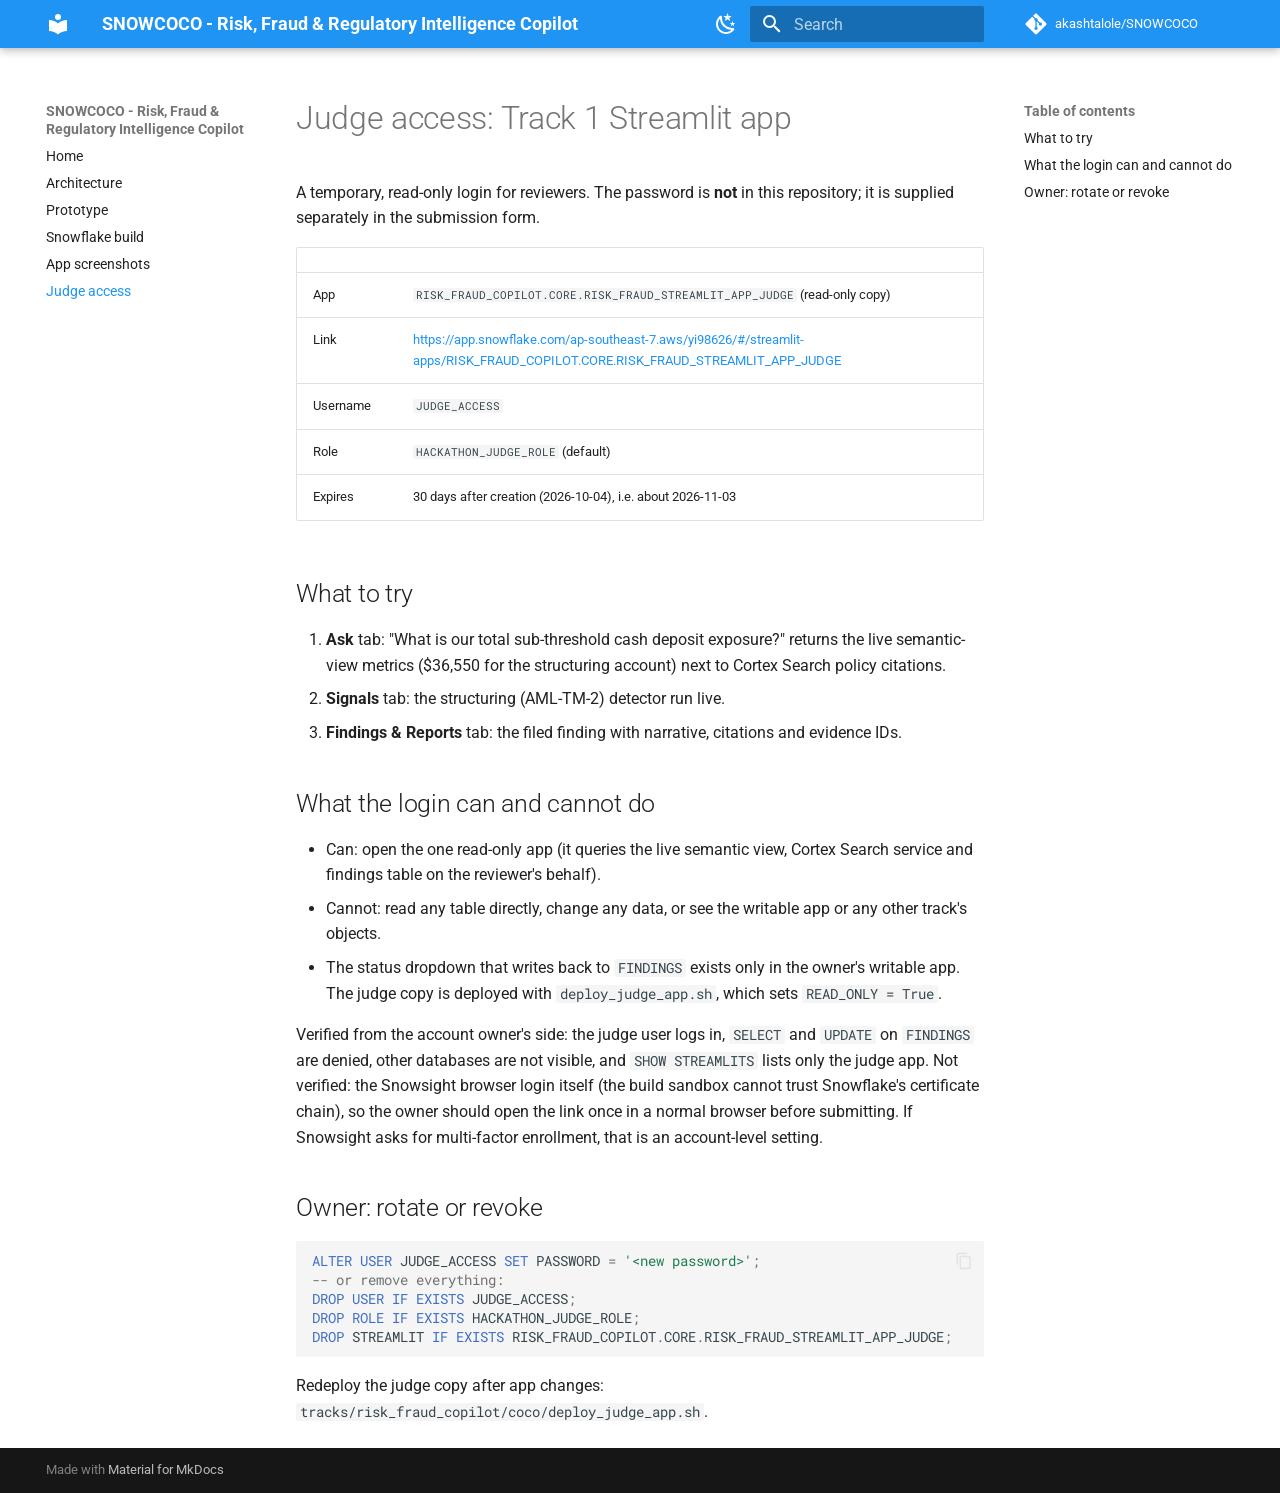
<file: judge_access/index.html>
<!doctype html>
<html lang="en" class="no-js">
  <head>
    
      <meta charset="utf-8">
      <meta name="viewport" content="width=device-width,initial-scale=1">
      
        <meta name="description" content="Snowflake CoCo CLI Hackathon 2026 (GCC Edition), Track 1. Cited, audit-ready AML and fraud findings from plain-English questions.">
      
      
      
        <link rel="canonical" href="https://akashtalole.github.io/SNOWCOCO/judge_access/">
      
      
        <link rel="prev" href="../streamlit_screenshots/">
      
      
      
        
      
      
      <link rel="icon" href="../assets/images/favicon.png">
      <meta name="generator" content="mkdocs-1.6.1, mkdocs-material-9.7.7">
    
    
      
        <title>Judge access - SNOWCOCO - Risk, Fraud & Regulatory Intelligence Copilot</title>
      
    
    
      <link rel="stylesheet" href="../assets/stylesheets/main.ec1eaa64.min.css">
      
        
        <link rel="stylesheet" href="../assets/stylesheets/palette.ab4e12ef.min.css">
      
      


    
    
      
    
    
      
        
        
        <link rel="preconnect" href="https://fonts.gstatic.com" crossorigin>
        <link rel="stylesheet" href="https://fonts.googleapis.com/css?family=Roboto:300,300i,400,400i,700,700i%7CRoboto+Mono:400,400i,700,700i&display=fallback">
        <style>:root{--md-text-font:"Roboto";--md-code-font:"Roboto Mono"}</style>
      
    
    
    <script>__md_scope=new URL("..",location),__md_hash=e=>[...e].reduce(((e,_)=>(e<<5)-e+_.charCodeAt(0)),0),__md_get=(e,_=localStorage,t=__md_scope)=>JSON.parse(_.getItem(t.pathname+"."+e)),__md_set=(e,_,t=localStorage,a=__md_scope)=>{try{t.setItem(a.pathname+"."+e,JSON.stringify(_))}catch(e){}}</script>
    
      

    
    
  </head>
  
  
    
    
      
    
    
    
    
    <body dir="ltr" data-md-color-scheme="default" data-md-color-primary="blue" data-md-color-accent="cyan">
  
    
    <input class="md-toggle" data-md-toggle="drawer" type="checkbox" id="__drawer" autocomplete="off">
    <input class="md-toggle" data-md-toggle="search" type="checkbox" id="__search" autocomplete="off">
    <label class="md-overlay" for="__drawer"></label>
    <div data-md-component="skip">
      
        
        <a href="#judge-access-track-1-streamlit-app" class="md-skip">
          Skip to content
        </a>
      
    </div>
    <div data-md-component="announce">
      
    </div>
    
    
      

  

<header class="md-header md-header--shadow" data-md-component="header">
  <nav class="md-header__inner md-grid" aria-label="Header">
    <a href=".." title="SNOWCOCO - Risk, Fraud &amp; Regulatory Intelligence Copilot" class="md-header__button md-logo" aria-label="SNOWCOCO - Risk, Fraud & Regulatory Intelligence Copilot" data-md-component="logo">
      
  
  <svg xmlns="http://www.w3.org/2000/svg" viewBox="0 0 24 24"><path d="M12 8a3 3 0 0 0 3-3 3 3 0 0 0-3-3 3 3 0 0 0-3 3 3 3 0 0 0 3 3m0 3.54C9.64 9.35 6.5 8 3 8v11c3.5 0 6.64 1.35 9 3.54 2.36-2.19 5.5-3.54 9-3.54V8c-3.5 0-6.64 1.35-9 3.54"/></svg>

    </a>
    <label class="md-header__button md-icon" for="__drawer">
      
      <svg xmlns="http://www.w3.org/2000/svg" viewBox="0 0 24 24"><path d="M3 6h18v2H3zm0 5h18v2H3zm0 5h18v2H3z"/></svg>
    </label>
    <div class="md-header__title" data-md-component="header-title">
      <div class="md-header__ellipsis">
        <div class="md-header__topic">
          <span class="md-ellipsis">
            SNOWCOCO - Risk, Fraud & Regulatory Intelligence Copilot
          </span>
        </div>
        <div class="md-header__topic" data-md-component="header-topic">
          <span class="md-ellipsis">
            
              Judge access
            
          </span>
        </div>
      </div>
    </div>
    
      
        <form class="md-header__option" data-md-component="palette">
  
    
    
    
    <input class="md-option" data-md-color-media="(prefers-color-scheme: light)" data-md-color-scheme="default" data-md-color-primary="blue" data-md-color-accent="cyan"  aria-label="Switch to dark mode"  type="radio" name="__palette" id="__palette_0">
    
      <label class="md-header__button md-icon" title="Switch to dark mode" for="__palette_1" hidden>
        <svg xmlns="http://www.w3.org/2000/svg" viewBox="0 0 24 24"><path d="m17.75 4.09-2.53 1.94.91 3.06-2.63-1.81-2.63 1.81.91-3.06-2.53-1.94L12.44 4l1.06-3 1.06 3zm3.5 6.91-1.64 1.25.59 1.98-1.7-1.17-1.7 1.17.59-1.98L15.75 11l2.06-.05L18.5 9l.69 1.95zm-2.28 4.95c.83-.08 1.72 1.1 1.19 1.85-.32.45-.66.87-1.08 1.27C15.17 23 8.84 23 4.94 19.07c-3.91-3.9-3.91-10.24 0-14.14.4-.4.82-.76 1.27-1.08.75-.53 1.93.36 1.85 1.19-.27 2.86.69 5.83 2.89 8.02a9.96 9.96 0 0 0 8.02 2.89m-1.64 2.02a12.08 12.08 0 0 1-7.8-3.47c-2.17-2.19-3.33-5-3.49-7.82-2.81 3.14-2.7 7.96.31 10.98 3.02 3.01 7.84 3.12 10.98.31"/></svg>
      </label>
    
  
    
    
    
    <input class="md-option" data-md-color-media="(prefers-color-scheme: dark)" data-md-color-scheme="slate" data-md-color-primary="blue" data-md-color-accent="cyan"  aria-label="Switch to light mode"  type="radio" name="__palette" id="__palette_1">
    
      <label class="md-header__button md-icon" title="Switch to light mode" for="__palette_0" hidden>
        <svg xmlns="http://www.w3.org/2000/svg" viewBox="0 0 24 24"><path d="M12 7a5 5 0 0 1 5 5 5 5 0 0 1-5 5 5 5 0 0 1-5-5 5 5 0 0 1 5-5m0 2a3 3 0 0 0-3 3 3 3 0 0 0 3 3 3 3 0 0 0 3-3 3 3 0 0 0-3-3m0-7 2.39 3.42C13.65 5.15 12.84 5 12 5s-1.65.15-2.39.42zM3.34 7l4.16-.35A7.2 7.2 0 0 0 5.94 8.5c-.44.74-.69 1.5-.83 2.29zm.02 10 1.76-3.77a7.131 7.131 0 0 0 2.38 4.14zM20.65 7l-1.77 3.79a7.02 7.02 0 0 0-2.38-4.15zm-.01 10-4.14.36c.59-.51 1.12-1.14 1.54-1.86.42-.73.69-1.5.83-2.29zM12 22l-2.41-3.44c.74.27 1.55.44 2.41.44.82 0 1.63-.17 2.37-.44z"/></svg>
      </label>
    
  
</form>
      
    
    
      <script>var palette=__md_get("__palette");if(palette&&palette.color){if("(prefers-color-scheme)"===palette.color.media){var media=matchMedia("(prefers-color-scheme: light)"),input=document.querySelector(media.matches?"[data-md-color-media='(prefers-color-scheme: light)']":"[data-md-color-media='(prefers-color-scheme: dark)']");palette.color.media=input.getAttribute("data-md-color-media"),palette.color.scheme=input.getAttribute("data-md-color-scheme"),palette.color.primary=input.getAttribute("data-md-color-primary"),palette.color.accent=input.getAttribute("data-md-color-accent")}for(var[key,value]of Object.entries(palette.color))document.body.setAttribute("data-md-color-"+key,value)}</script>
    
    
    
      
      
        <label class="md-header__button md-icon" for="__search">
          
          <svg xmlns="http://www.w3.org/2000/svg" viewBox="0 0 24 24"><path d="M9.5 3A6.5 6.5 0 0 1 16 9.5c0 1.61-.59 3.09-1.56 4.23l.27.27h.79l5 5-1.5 1.5-5-5v-.79l-.27-.27A6.52 6.52 0 0 1 9.5 16 6.5 6.5 0 0 1 3 9.5 6.5 6.5 0 0 1 9.5 3m0 2C7 5 5 7 5 9.5S7 14 9.5 14 14 12 14 9.5 12 5 9.5 5"/></svg>
        </label>
        <div class="md-search" data-md-component="search" role="dialog">
  <label class="md-search__overlay" for="__search"></label>
  <div class="md-search__inner" role="search">
    <form class="md-search__form" name="search">
      <input type="text" class="md-search__input" name="query" aria-label="Search" placeholder="Search" autocapitalize="off" autocorrect="off" autocomplete="off" spellcheck="false" data-md-component="search-query" required>
      <label class="md-search__icon md-icon" for="__search">
        
        <svg xmlns="http://www.w3.org/2000/svg" viewBox="0 0 24 24"><path d="M9.5 3A6.5 6.5 0 0 1 16 9.5c0 1.61-.59 3.09-1.56 4.23l.27.27h.79l5 5-1.5 1.5-5-5v-.79l-.27-.27A6.52 6.52 0 0 1 9.5 16 6.5 6.5 0 0 1 3 9.5 6.5 6.5 0 0 1 9.5 3m0 2C7 5 5 7 5 9.5S7 14 9.5 14 14 12 14 9.5 12 5 9.5 5"/></svg>
        
        <svg xmlns="http://www.w3.org/2000/svg" viewBox="0 0 24 24"><path d="M20 11v2H8l5.5 5.5-1.42 1.42L4.16 12l7.92-7.92L13.5 5.5 8 11z"/></svg>
      </label>
      <nav class="md-search__options" aria-label="Search">
        
        <button type="reset" class="md-search__icon md-icon" title="Clear" aria-label="Clear" tabindex="-1">
          
          <svg xmlns="http://www.w3.org/2000/svg" viewBox="0 0 24 24"><path d="M19 6.41 17.59 5 12 10.59 6.41 5 5 6.41 10.59 12 5 17.59 6.41 19 12 13.41 17.59 19 19 17.59 13.41 12z"/></svg>
        </button>
      </nav>
      
    </form>
    <div class="md-search__output">
      <div class="md-search__scrollwrap" tabindex="0" data-md-scrollfix>
        <div class="md-search-result" data-md-component="search-result">
          <div class="md-search-result__meta">
            Initializing search
          </div>
          <ol class="md-search-result__list" role="presentation"></ol>
        </div>
      </div>
    </div>
  </div>
</div>
      
    
    
      <div class="md-header__source">
        <a href="https://github.com/akashtalole/SNOWCOCO" title="Go to repository" class="md-source" data-md-component="source">
  <div class="md-source__icon md-icon">
    
    <svg xmlns="http://www.w3.org/2000/svg" viewBox="0 0 448 512"><!--! Font Awesome Free 7.1.0 by @fontawesome - https://fontawesome.com License - https://fontawesome.com/license/free (Icons: CC BY 4.0, Fonts: SIL OFL 1.1, Code: MIT License) Copyright 2025 Fonticons, Inc.--><path d="M439.6 236.1 244 40.5c-5.4-5.5-12.8-8.5-20.4-8.5s-15 3-20.4 8.4L162.5 81l51.5 51.5c27.1-9.1 52.7 16.8 43.4 43.7l49.7 49.7c34.2-11.8 61.2 31 35.5 56.7-26.5 26.5-70.2-2.9-56-37.3L240.3 199v121.9c25.3 12.5 22.3 41.8 9.1 55-6.4 6.4-15.2 10.1-24.3 10.1s-17.8-3.6-24.3-10.1c-17.6-17.6-11.1-46.9 11.2-56v-123c-20.8-8.5-24.6-30.7-18.6-45L142.6 101 8.5 235.1C3 240.6 0 247.9 0 255.5s3 15 8.5 20.4l195.6 195.7c5.4 5.4 12.7 8.4 20.4 8.4s15-3 20.4-8.4l194.7-194.7c5.4-5.4 8.4-12.8 8.4-20.4s-3-15-8.4-20.4"/></svg>
  </div>
  <div class="md-source__repository">
    akashtalole/SNOWCOCO
  </div>
</a>
      </div>
    
  </nav>
  
</header>
    
    <div class="md-container" data-md-component="container">
      
      
        
          
        
      
      <main class="md-main" data-md-component="main">
        <div class="md-main__inner md-grid">
          
            
              
              <div class="md-sidebar md-sidebar--primary" data-md-component="sidebar" data-md-type="navigation" >
                <div class="md-sidebar__scrollwrap">
                  <div class="md-sidebar__inner">
                    



<nav class="md-nav md-nav--primary" aria-label="Navigation" data-md-level="0">
  <label class="md-nav__title" for="__drawer">
    <a href=".." title="SNOWCOCO - Risk, Fraud &amp; Regulatory Intelligence Copilot" class="md-nav__button md-logo" aria-label="SNOWCOCO - Risk, Fraud & Regulatory Intelligence Copilot" data-md-component="logo">
      
  
  <svg xmlns="http://www.w3.org/2000/svg" viewBox="0 0 24 24"><path d="M12 8a3 3 0 0 0 3-3 3 3 0 0 0-3-3 3 3 0 0 0-3 3 3 3 0 0 0 3 3m0 3.54C9.64 9.35 6.5 8 3 8v11c3.5 0 6.64 1.35 9 3.54 2.36-2.19 5.5-3.54 9-3.54V8c-3.5 0-6.64 1.35-9 3.54"/></svg>

    </a>
    SNOWCOCO - Risk, Fraud & Regulatory Intelligence Copilot
  </label>
  
    <div class="md-nav__source">
      <a href="https://github.com/akashtalole/SNOWCOCO" title="Go to repository" class="md-source" data-md-component="source">
  <div class="md-source__icon md-icon">
    
    <svg xmlns="http://www.w3.org/2000/svg" viewBox="0 0 448 512"><!--! Font Awesome Free 7.1.0 by @fontawesome - https://fontawesome.com License - https://fontawesome.com/license/free (Icons: CC BY 4.0, Fonts: SIL OFL 1.1, Code: MIT License) Copyright 2025 Fonticons, Inc.--><path d="M439.6 236.1 244 40.5c-5.4-5.5-12.8-8.5-20.4-8.5s-15 3-20.4 8.4L162.5 81l51.5 51.5c27.1-9.1 52.7 16.8 43.4 43.7l49.7 49.7c34.2-11.8 61.2 31 35.5 56.7-26.5 26.5-70.2-2.9-56-37.3L240.3 199v121.9c25.3 12.5 22.3 41.8 9.1 55-6.4 6.4-15.2 10.1-24.3 10.1s-17.8-3.6-24.3-10.1c-17.6-17.6-11.1-46.9 11.2-56v-123c-20.8-8.5-24.6-30.7-18.6-45L142.6 101 8.5 235.1C3 240.6 0 247.9 0 255.5s3 15 8.5 20.4l195.6 195.7c5.4 5.4 12.7 8.4 20.4 8.4s15-3 20.4-8.4l194.7-194.7c5.4-5.4 8.4-12.8 8.4-20.4s-3-15-8.4-20.4"/></svg>
  </div>
  <div class="md-source__repository">
    akashtalole/SNOWCOCO
  </div>
</a>
    </div>
  
  <ul class="md-nav__list" data-md-scrollfix>
    
      
      
  
  
  
  
    <li class="md-nav__item">
      <a href=".." class="md-nav__link">
        
  
  
  <span class="md-ellipsis">
    
  
    Home
  

    
  </span>
  
  

      </a>
    </li>
  

    
      
      
  
  
  
  
    <li class="md-nav__item">
      <a href="../coco_cli_architecture/" class="md-nav__link">
        
  
  
  <span class="md-ellipsis">
    
  
    Architecture
  

    
  </span>
  
  

      </a>
    </li>
  

    
      
      
  
  
  
  
    <li class="md-nav__item">
      <a href="../prototype/" class="md-nav__link">
        
  
  
  <span class="md-ellipsis">
    
  
    Prototype
  

    
  </span>
  
  

      </a>
    </li>
  

    
      
      
  
  
  
  
    <li class="md-nav__item">
      <a href="../snowflake-build/" class="md-nav__link">
        
  
  
  <span class="md-ellipsis">
    
  
    Snowflake build
  

    
  </span>
  
  

      </a>
    </li>
  

    
      
      
  
  
  
  
    <li class="md-nav__item">
      <a href="../streamlit_screenshots/" class="md-nav__link">
        
  
  
  <span class="md-ellipsis">
    
  
    App screenshots
  

    
  </span>
  
  

      </a>
    </li>
  

    
      
      
  
  
    
  
  
  
    <li class="md-nav__item md-nav__item--active">
      
      <input class="md-nav__toggle md-toggle" type="checkbox" id="__toc">
      
      
        
      
      
        <label class="md-nav__link md-nav__link--active" for="__toc">
          
  
  
  <span class="md-ellipsis">
    
  
    Judge access
  

    
  </span>
  
  

          <span class="md-nav__icon md-icon"></span>
        </label>
      
      <a href="./" class="md-nav__link md-nav__link--active">
        
  
  
  <span class="md-ellipsis">
    
  
    Judge access
  

    
  </span>
  
  

      </a>
      
        

<nav class="md-nav md-nav--secondary" aria-label="Table of contents">
  
  
  
    
  
  
    <label class="md-nav__title" for="__toc">
      <span class="md-nav__icon md-icon"></span>
      Table of contents
    </label>
    <ul class="md-nav__list" data-md-component="toc" data-md-scrollfix>
      
        <li class="md-nav__item">
  <a href="#what-to-try" class="md-nav__link">
    <span class="md-ellipsis">
      
        What to try
      
    </span>
  </a>
  
</li>
      
        <li class="md-nav__item">
  <a href="#what-the-login-can-and-cannot-do" class="md-nav__link">
    <span class="md-ellipsis">
      
        What the login can and cannot do
      
    </span>
  </a>
  
</li>
      
        <li class="md-nav__item">
  <a href="#owner-rotate-or-revoke" class="md-nav__link">
    <span class="md-ellipsis">
      
        Owner: rotate or revoke
      
    </span>
  </a>
  
</li>
      
    </ul>
  
</nav>
      
    </li>
  

    
  </ul>
</nav>
                  </div>
                </div>
              </div>
            
            
              
              <div class="md-sidebar md-sidebar--secondary" data-md-component="sidebar" data-md-type="toc" >
                <div class="md-sidebar__scrollwrap">
                  <div class="md-sidebar__inner">
                    

<nav class="md-nav md-nav--secondary" aria-label="Table of contents">
  
  
  
    
  
  
    <label class="md-nav__title" for="__toc">
      <span class="md-nav__icon md-icon"></span>
      Table of contents
    </label>
    <ul class="md-nav__list" data-md-component="toc" data-md-scrollfix>
      
        <li class="md-nav__item">
  <a href="#what-to-try" class="md-nav__link">
    <span class="md-ellipsis">
      
        What to try
      
    </span>
  </a>
  
</li>
      
        <li class="md-nav__item">
  <a href="#what-the-login-can-and-cannot-do" class="md-nav__link">
    <span class="md-ellipsis">
      
        What the login can and cannot do
      
    </span>
  </a>
  
</li>
      
        <li class="md-nav__item">
  <a href="#owner-rotate-or-revoke" class="md-nav__link">
    <span class="md-ellipsis">
      
        Owner: rotate or revoke
      
    </span>
  </a>
  
</li>
      
    </ul>
  
</nav>
                  </div>
                </div>
              </div>
            
          
          
            <div class="md-content" data-md-component="content">
              
              <article class="md-content__inner md-typeset">
                
                  



<h1 id="judge-access-track-1-streamlit-app">Judge access: Track 1 Streamlit app<a class="headerlink" href="#judge-access-track-1-streamlit-app" title="Permanent link">&para;</a></h1>
<p>A temporary, read-only login for reviewers. The password is <strong>not</strong> in this repository; it is
supplied separately in the submission form.</p>
<table>
<thead>
<tr>
<th></th>
<th></th>
</tr>
</thead>
<tbody>
<tr>
<td>App</td>
<td><code>RISK_FRAUD_COPILOT.CORE.RISK_FRAUD_STREAMLIT_APP_JUDGE</code> (read-only copy)</td>
</tr>
<tr>
<td>Link</td>
<td><a href="https://app.snowflake.com/ap-southeast-7.aws/yi98626/#/streamlit-apps/RISK_FRAUD_COPILOT.CORE.RISK_FRAUD_STREAMLIT_APP_JUDGE">https://app.snowflake.com/ap-southeast-7.aws/yi98626/#/streamlit-apps/RISK_FRAUD_COPILOT.CORE.RISK_FRAUD_STREAMLIT_APP_JUDGE</a></td>
</tr>
<tr>
<td>Username</td>
<td><code>JUDGE_ACCESS</code></td>
</tr>
<tr>
<td>Role</td>
<td><code>HACKATHON_JUDGE_ROLE</code> (default)</td>
</tr>
<tr>
<td>Expires</td>
<td>30 days after creation (2026-10-04), i.e. about 2026-11-03</td>
</tr>
</tbody>
</table>
<h2 id="what-to-try">What to try<a class="headerlink" href="#what-to-try" title="Permanent link">&para;</a></h2>
<ol>
<li><strong>Ask</strong> tab: "What is our total sub-threshold cash deposit exposure?" returns the live
   semantic-view metrics ($36,550 for the structuring account) next to Cortex Search policy citations.</li>
<li><strong>Signals</strong> tab: the structuring (AML-TM-2) detector run live.</li>
<li><strong>Findings &amp; Reports</strong> tab: the filed finding with narrative, citations and evidence IDs.</li>
</ol>
<h2 id="what-the-login-can-and-cannot-do">What the login can and cannot do<a class="headerlink" href="#what-the-login-can-and-cannot-do" title="Permanent link">&para;</a></h2>
<ul>
<li>Can: open the one read-only app (it queries the live semantic view, Cortex Search service and findings table on the reviewer's behalf).</li>
<li>Cannot: read any table directly, change any data, or see the writable app or any other track's objects.</li>
<li>The status dropdown that writes back to <code>FINDINGS</code> exists only in the owner's writable app. The judge copy is deployed with <code>deploy_judge_app.sh</code>, which sets <code>READ_ONLY = True</code>.</li>
</ul>
<p>Verified from the account owner's side: the judge user logs in, <code>SELECT</code> and <code>UPDATE</code> on <code>FINDINGS</code> are denied, other databases are not visible, and <code>SHOW STREAMLITS</code> lists only the judge app. Not verified: the Snowsight browser login itself (the build sandbox cannot trust Snowflake's certificate chain), so the owner should open the link once in a normal browser before submitting. If Snowsight asks for multi-factor enrollment, that is an account-level setting.</p>
<h2 id="owner-rotate-or-revoke">Owner: rotate or revoke<a class="headerlink" href="#owner-rotate-or-revoke" title="Permanent link">&para;</a></h2>
<div class="highlight"><pre><span></span><code><span class="k">ALTER</span><span class="w"> </span><span class="k">USER</span><span class="w"> </span><span class="n">JUDGE_ACCESS</span><span class="w"> </span><span class="k">SET</span><span class="w"> </span><span class="n">PASSWORD</span><span class="w"> </span><span class="o">=</span><span class="w"> </span><span class="s1">'&lt;new password&gt;'</span><span class="p">;</span>
<span class="c1">-- or remove everything:</span>
<span class="k">DROP</span><span class="w"> </span><span class="k">USER</span><span class="w"> </span><span class="k">IF</span><span class="w"> </span><span class="k">EXISTS</span><span class="w"> </span><span class="n">JUDGE_ACCESS</span><span class="p">;</span>
<span class="k">DROP</span><span class="w"> </span><span class="k">ROLE</span><span class="w"> </span><span class="k">IF</span><span class="w"> </span><span class="k">EXISTS</span><span class="w"> </span><span class="n">HACKATHON_JUDGE_ROLE</span><span class="p">;</span>
<span class="k">DROP</span><span class="w"> </span><span class="n">STREAMLIT</span><span class="w"> </span><span class="k">IF</span><span class="w"> </span><span class="k">EXISTS</span><span class="w"> </span><span class="n">RISK_FRAUD_COPILOT</span><span class="p">.</span><span class="n">CORE</span><span class="p">.</span><span class="n">RISK_FRAUD_STREAMLIT_APP_JUDGE</span><span class="p">;</span>
</code></pre></div>
<p>Redeploy the judge copy after app changes: <code>tracks/risk_fraud_copilot/coco/deploy_judge_app.sh</code>.</p>












                
              </article>
            </div>
          
          
<script>var target=document.getElementById(location.hash.slice(1));target&&target.name&&(target.checked=target.name.startsWith("__tabbed_"))</script>
        </div>
        
          <button type="button" class="md-top md-icon" data-md-component="top" hidden>
  
  <svg xmlns="http://www.w3.org/2000/svg" viewBox="0 0 24 24"><path d="M13 20h-2V8l-5.5 5.5-1.42-1.42L12 4.16l7.92 7.92-1.42 1.42L13 8z"/></svg>
  Back to top
</button>
        
      </main>
      
        <footer class="md-footer">
  
  <div class="md-footer-meta md-typeset">
    <div class="md-footer-meta__inner md-grid">
      <div class="md-copyright">
  
  
    Made with
    <a href="https://squidfunk.github.io/mkdocs-material/" target="_blank" rel="noopener">
      Material for MkDocs
    </a>
  
</div>
      
    </div>
  </div>
</footer>
      
    </div>
    <div class="md-dialog" data-md-component="dialog">
      <div class="md-dialog__inner md-typeset"></div>
    </div>
    
    
    
      
      
      <script id="__config" type="application/json">{"annotate": null, "base": "..", "features": ["navigation.sections", "navigation.top", "content.code.copy", "toc.follow"], "search": "../assets/javascripts/workers/search.2c215733.min.js", "tags": null, "translations": {"clipboard.copied": "Copied to clipboard", "clipboard.copy": "Copy to clipboard", "search.result.more.one": "1 more on this page", "search.result.more.other": "# more on this page", "search.result.none": "No matching documents", "search.result.one": "1 matching document", "search.result.other": "# matching documents", "search.result.placeholder": "Type to start searching", "search.result.term.missing": "Missing", "select.version": "Select version"}, "version": null}</script>
    
    
      <script src="../assets/javascripts/bundle.d7400e89.min.js"></script>
      
    
  </body>
</html>
</file>
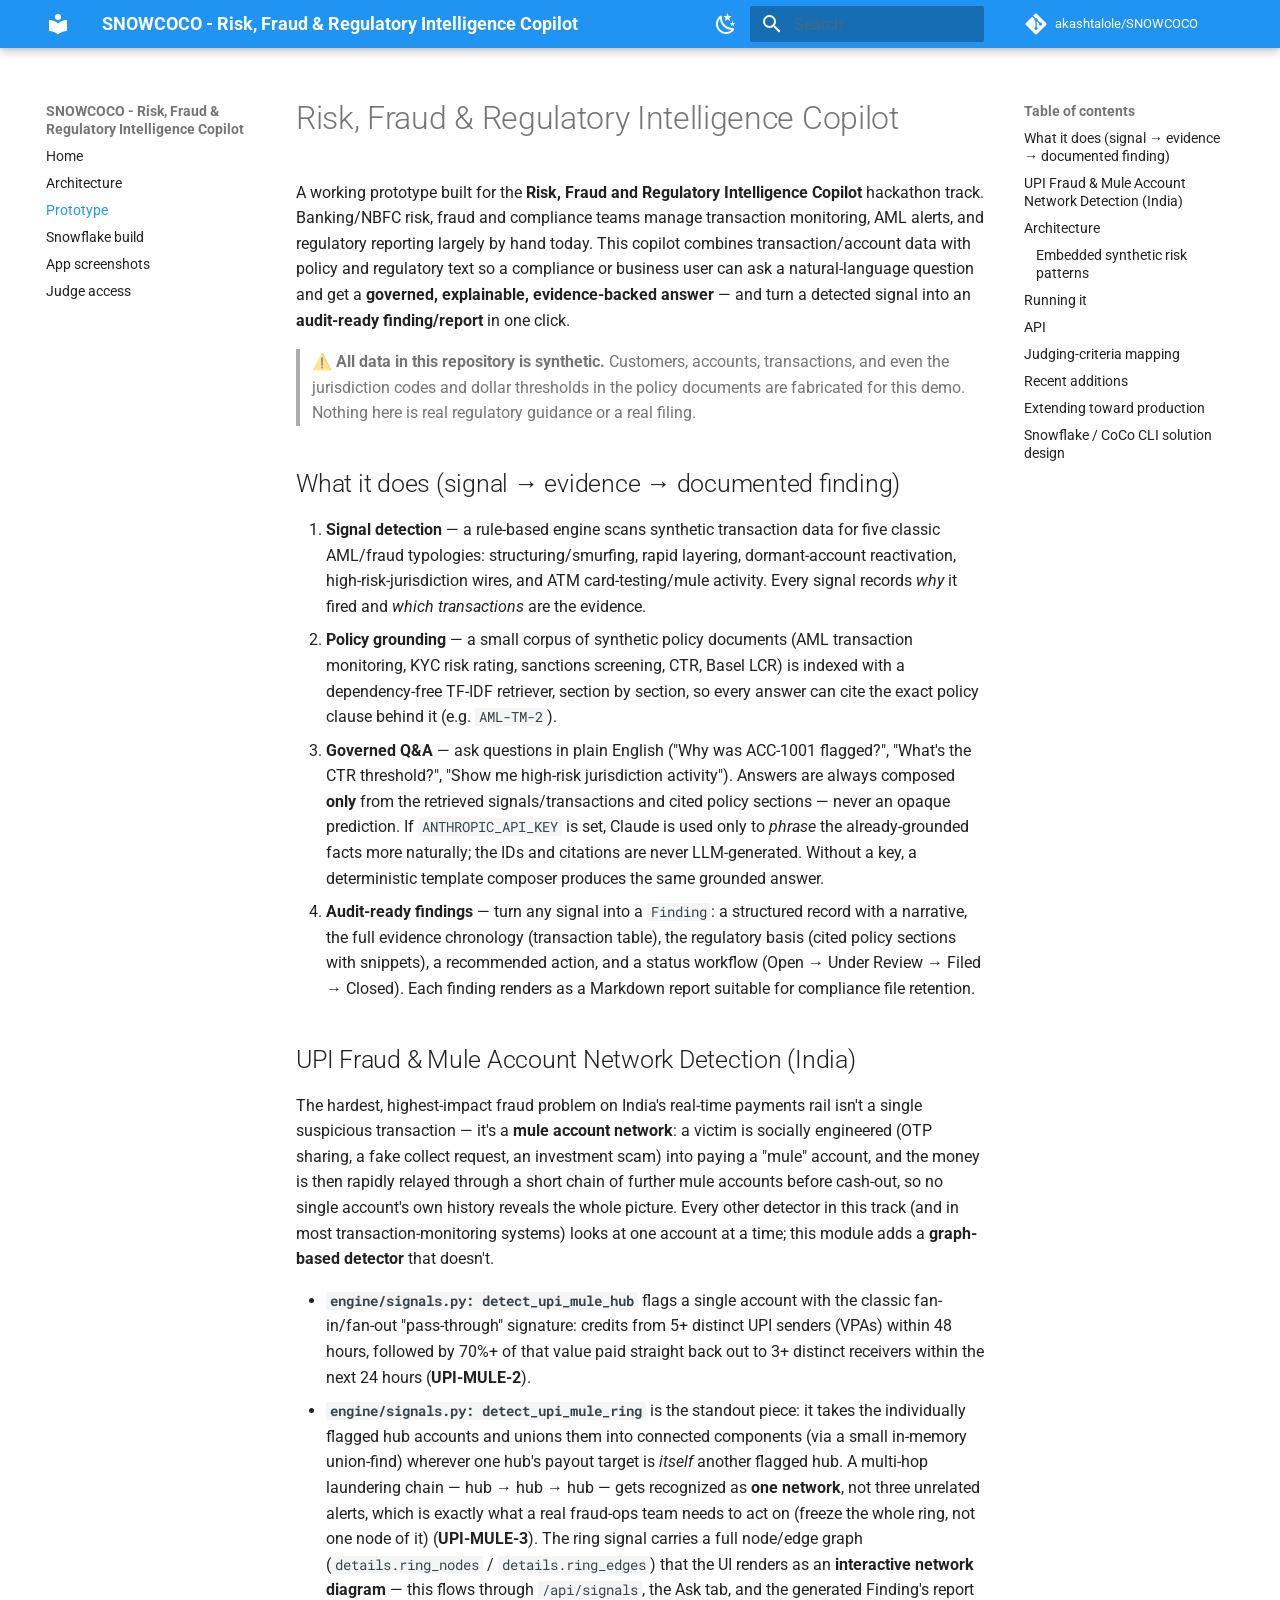
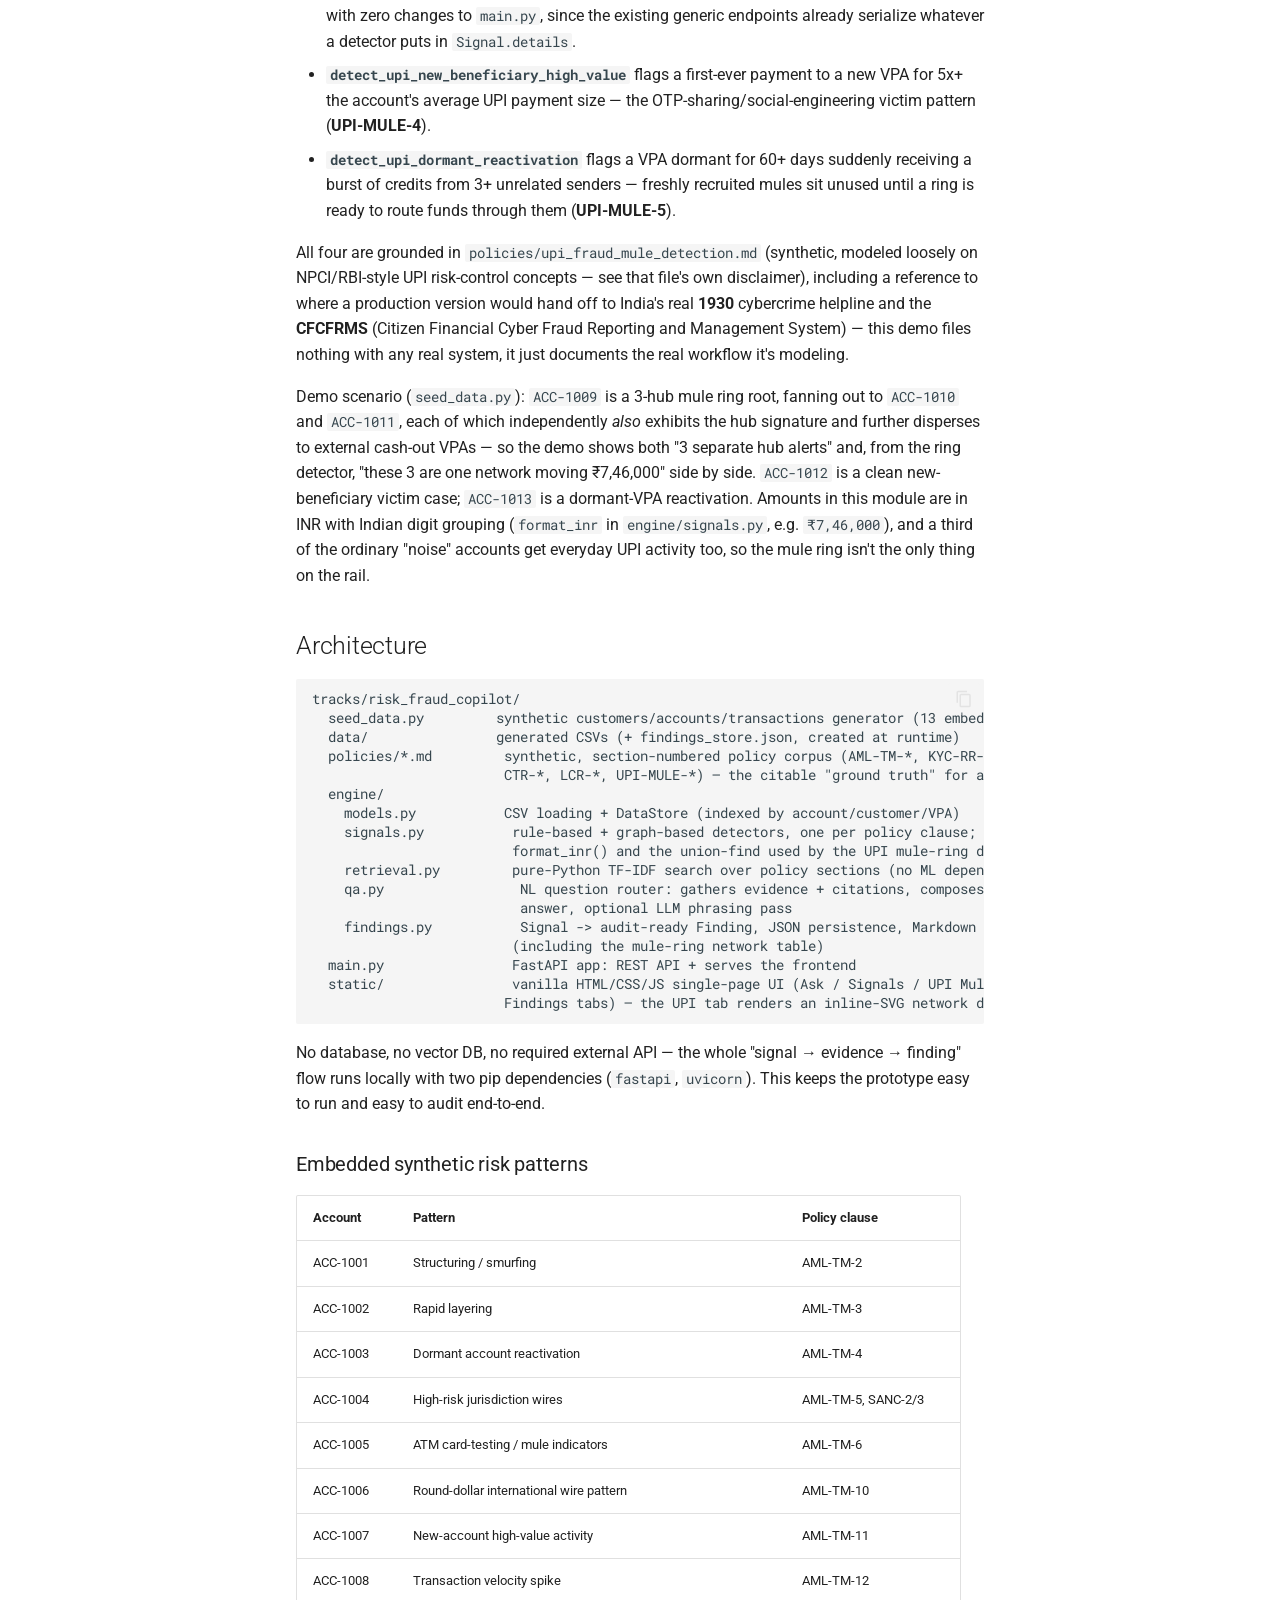
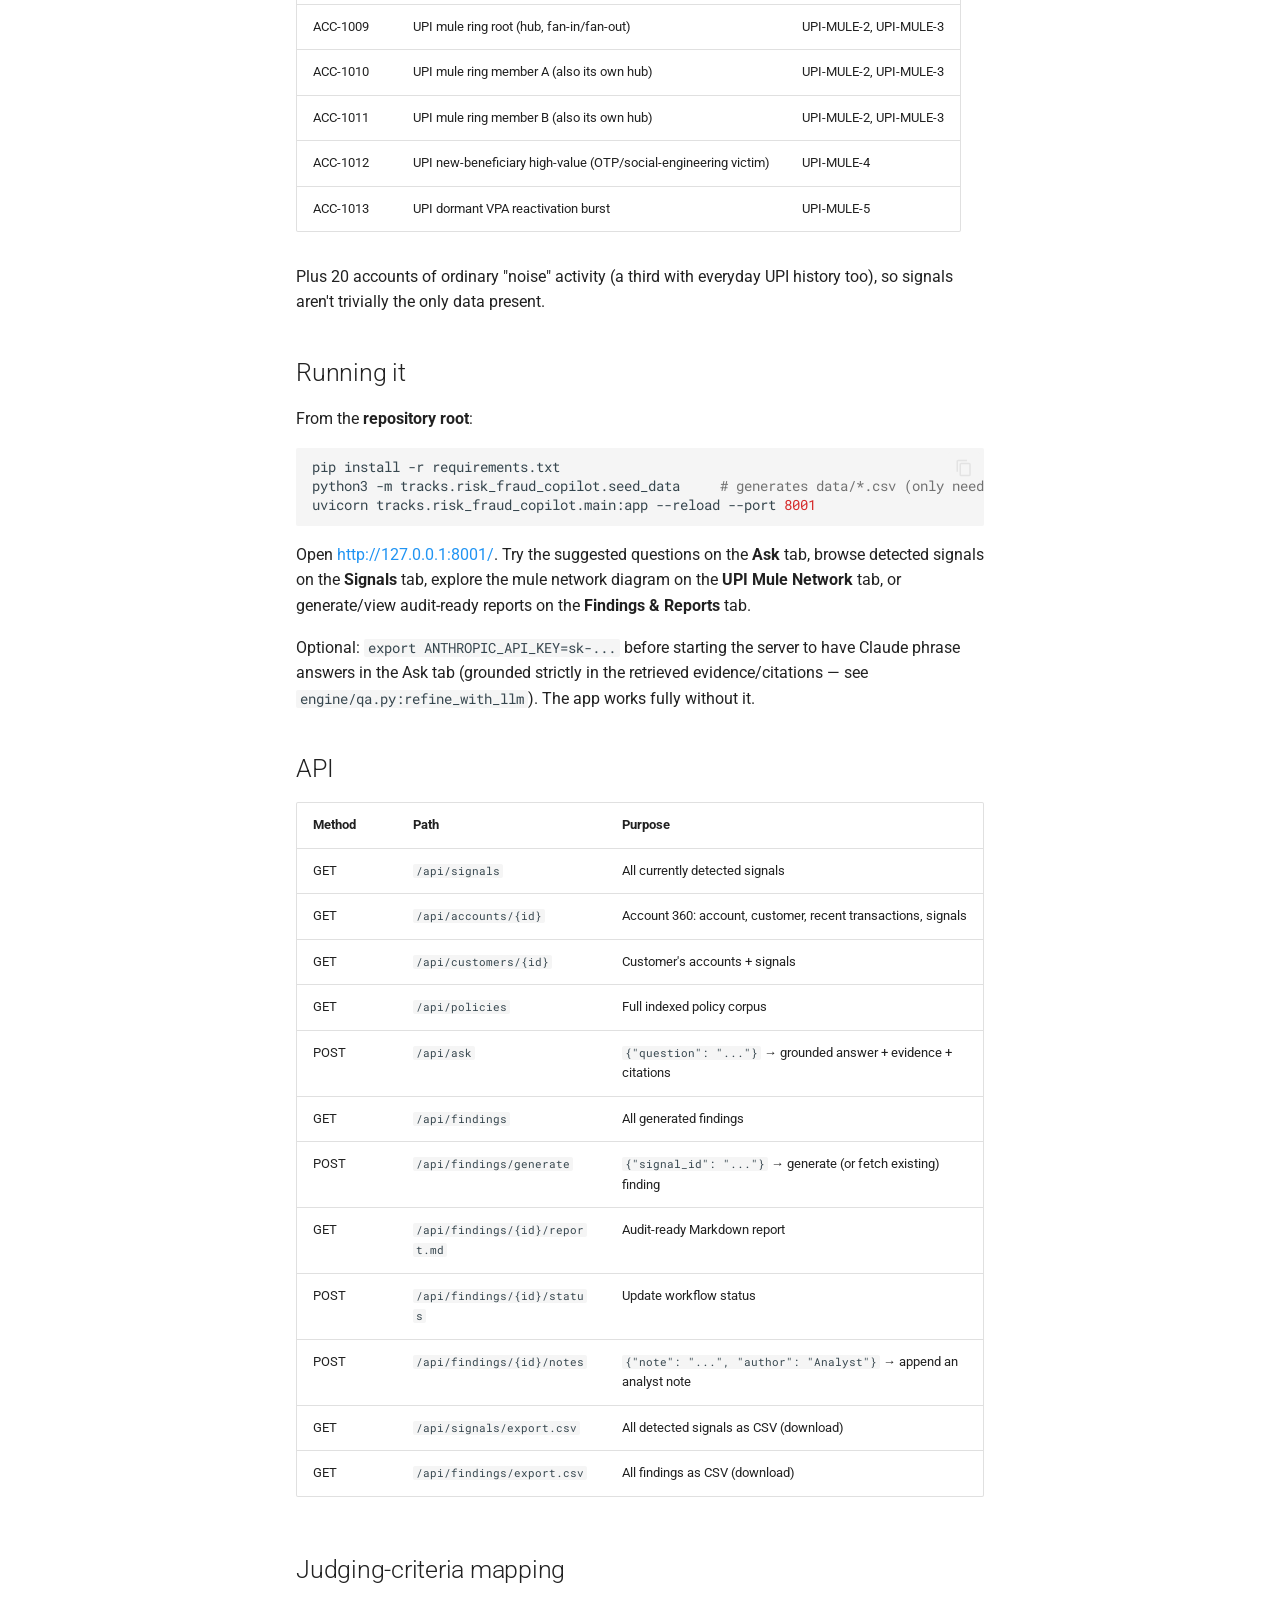
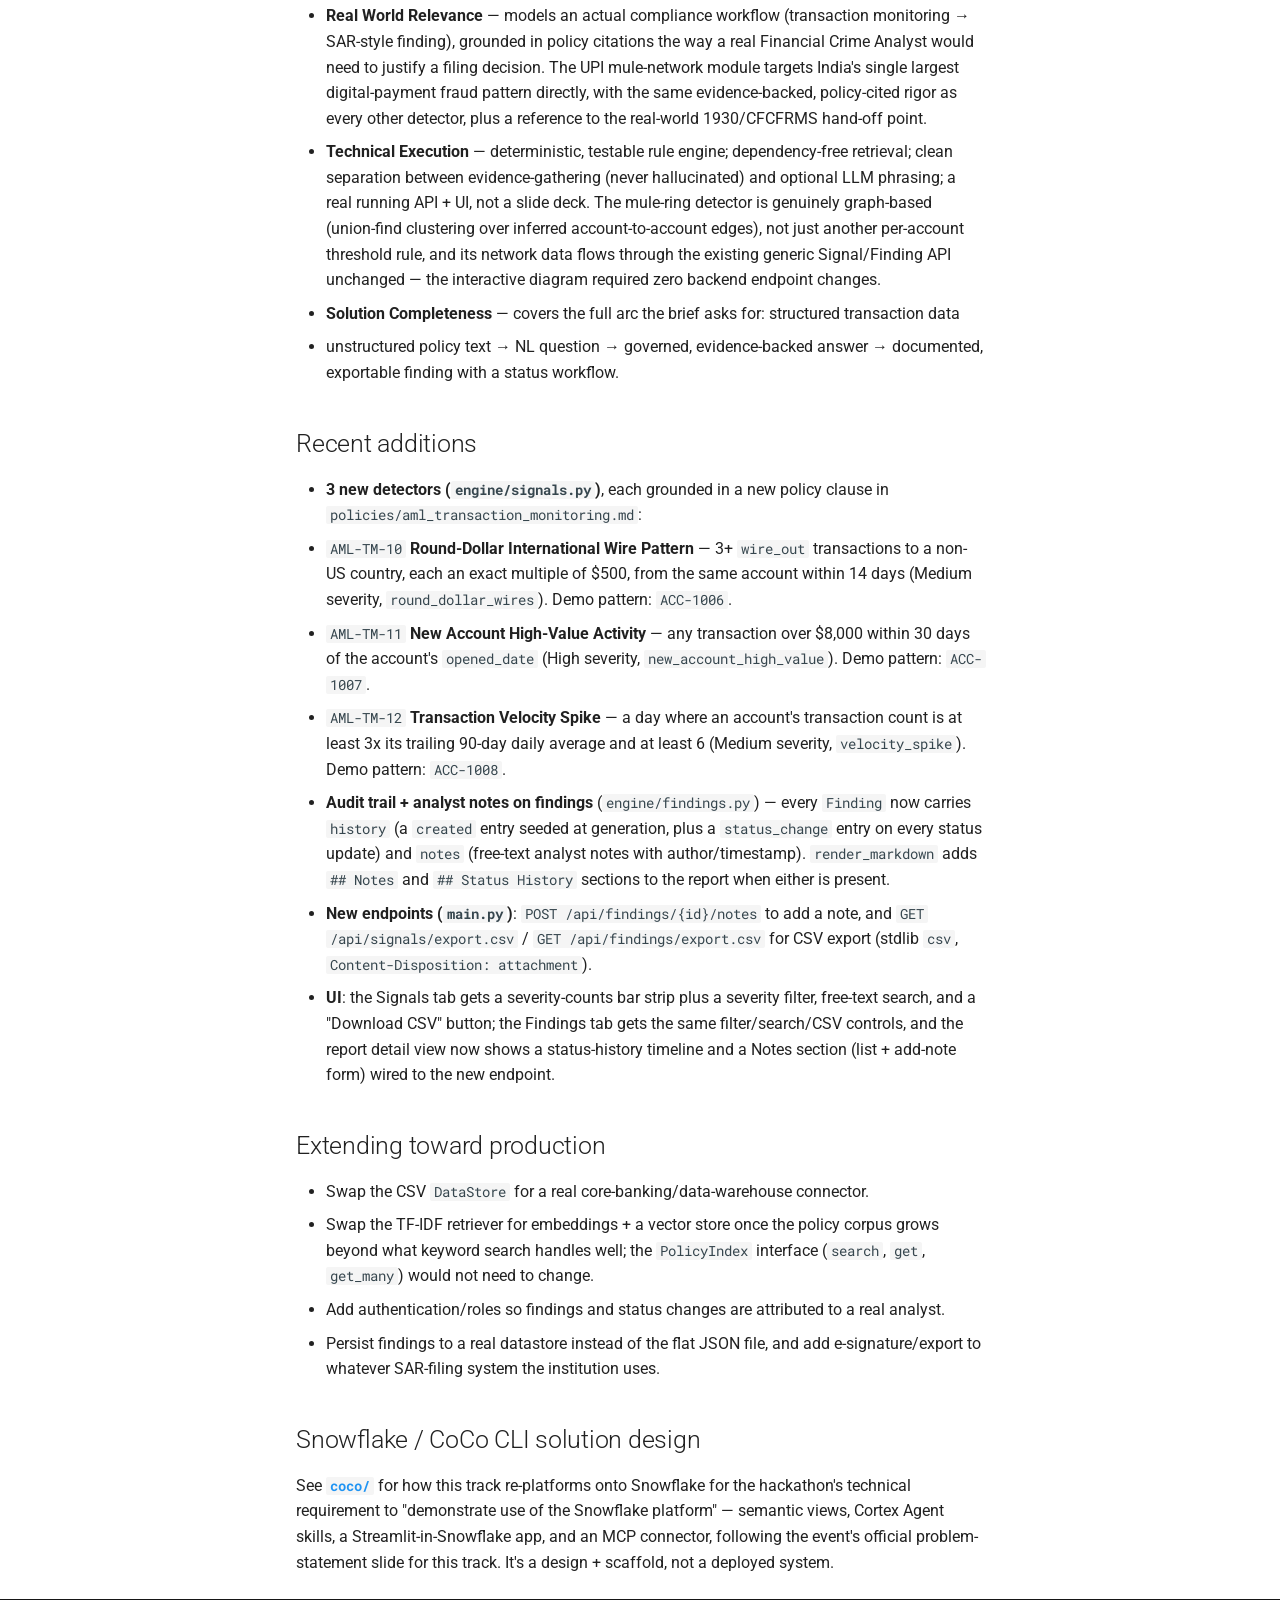
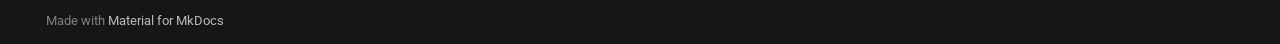
<file: prototype/index.html>
<!doctype html>
<html lang="en" class="no-js">
  <head>
    
      <meta charset="utf-8">
      <meta name="viewport" content="width=device-width,initial-scale=1">
      
        <meta name="description" content="Snowflake CoCo CLI Hackathon 2026 (GCC Edition), Track 1. Cited, audit-ready AML and fraud findings from plain-English questions.">
      
      
      
        <link rel="canonical" href="https://akashtalole.github.io/SNOWCOCO/prototype/">
      
      
        <link rel="prev" href="../coco_cli_architecture/">
      
      
        <link rel="next" href="../snowflake-build/">
      
      
        
      
      
      <link rel="icon" href="../assets/images/favicon.png">
      <meta name="generator" content="mkdocs-1.6.1, mkdocs-material-9.7.7">
    
    
      
        <title>Prototype - SNOWCOCO - Risk, Fraud & Regulatory Intelligence Copilot</title>
      
    
    
      <link rel="stylesheet" href="../assets/stylesheets/main.ec1eaa64.min.css">
      
        
        <link rel="stylesheet" href="../assets/stylesheets/palette.ab4e12ef.min.css">
      
      


    
    
      
    
    
      
        
        
        <link rel="preconnect" href="https://fonts.gstatic.com" crossorigin>
        <link rel="stylesheet" href="https://fonts.googleapis.com/css?family=Roboto:300,300i,400,400i,700,700i%7CRoboto+Mono:400,400i,700,700i&display=fallback">
        <style>:root{--md-text-font:"Roboto";--md-code-font:"Roboto Mono"}</style>
      
    
    
    <script>__md_scope=new URL("..",location),__md_hash=e=>[...e].reduce(((e,_)=>(e<<5)-e+_.charCodeAt(0)),0),__md_get=(e,_=localStorage,t=__md_scope)=>JSON.parse(_.getItem(t.pathname+"."+e)),__md_set=(e,_,t=localStorage,a=__md_scope)=>{try{t.setItem(a.pathname+"."+e,JSON.stringify(_))}catch(e){}}</script>
    
      

    
    
  </head>
  
  
    
    
      
    
    
    
    
    <body dir="ltr" data-md-color-scheme="default" data-md-color-primary="blue" data-md-color-accent="cyan">
  
    
    <input class="md-toggle" data-md-toggle="drawer" type="checkbox" id="__drawer" autocomplete="off">
    <input class="md-toggle" data-md-toggle="search" type="checkbox" id="__search" autocomplete="off">
    <label class="md-overlay" for="__drawer"></label>
    <div data-md-component="skip">
      
        
        <a href="#risk-fraud-regulatory-intelligence-copilot" class="md-skip">
          Skip to content
        </a>
      
    </div>
    <div data-md-component="announce">
      
    </div>
    
    
      

  

<header class="md-header md-header--shadow" data-md-component="header">
  <nav class="md-header__inner md-grid" aria-label="Header">
    <a href=".." title="SNOWCOCO - Risk, Fraud &amp; Regulatory Intelligence Copilot" class="md-header__button md-logo" aria-label="SNOWCOCO - Risk, Fraud & Regulatory Intelligence Copilot" data-md-component="logo">
      
  
  <svg xmlns="http://www.w3.org/2000/svg" viewBox="0 0 24 24"><path d="M12 8a3 3 0 0 0 3-3 3 3 0 0 0-3-3 3 3 0 0 0-3 3 3 3 0 0 0 3 3m0 3.54C9.64 9.35 6.5 8 3 8v11c3.5 0 6.64 1.35 9 3.54 2.36-2.19 5.5-3.54 9-3.54V8c-3.5 0-6.64 1.35-9 3.54"/></svg>

    </a>
    <label class="md-header__button md-icon" for="__drawer">
      
      <svg xmlns="http://www.w3.org/2000/svg" viewBox="0 0 24 24"><path d="M3 6h18v2H3zm0 5h18v2H3zm0 5h18v2H3z"/></svg>
    </label>
    <div class="md-header__title" data-md-component="header-title">
      <div class="md-header__ellipsis">
        <div class="md-header__topic">
          <span class="md-ellipsis">
            SNOWCOCO - Risk, Fraud & Regulatory Intelligence Copilot
          </span>
        </div>
        <div class="md-header__topic" data-md-component="header-topic">
          <span class="md-ellipsis">
            
              Prototype
            
          </span>
        </div>
      </div>
    </div>
    
      
        <form class="md-header__option" data-md-component="palette">
  
    
    
    
    <input class="md-option" data-md-color-media="(prefers-color-scheme: light)" data-md-color-scheme="default" data-md-color-primary="blue" data-md-color-accent="cyan"  aria-label="Switch to dark mode"  type="radio" name="__palette" id="__palette_0">
    
      <label class="md-header__button md-icon" title="Switch to dark mode" for="__palette_1" hidden>
        <svg xmlns="http://www.w3.org/2000/svg" viewBox="0 0 24 24"><path d="m17.75 4.09-2.53 1.94.91 3.06-2.63-1.81-2.63 1.81.91-3.06-2.53-1.94L12.44 4l1.06-3 1.06 3zm3.5 6.91-1.64 1.25.59 1.98-1.7-1.17-1.7 1.17.59-1.98L15.75 11l2.06-.05L18.5 9l.69 1.95zm-2.28 4.95c.83-.08 1.72 1.1 1.19 1.85-.32.45-.66.87-1.08 1.27C15.17 23 8.84 23 4.94 19.07c-3.91-3.9-3.91-10.24 0-14.14.4-.4.82-.76 1.27-1.08.75-.53 1.93.36 1.85 1.19-.27 2.86.69 5.83 2.89 8.02a9.96 9.96 0 0 0 8.02 2.89m-1.64 2.02a12.08 12.08 0 0 1-7.8-3.47c-2.17-2.19-3.33-5-3.49-7.82-2.81 3.14-2.7 7.96.31 10.98 3.02 3.01 7.84 3.12 10.98.31"/></svg>
      </label>
    
  
    
    
    
    <input class="md-option" data-md-color-media="(prefers-color-scheme: dark)" data-md-color-scheme="slate" data-md-color-primary="blue" data-md-color-accent="cyan"  aria-label="Switch to light mode"  type="radio" name="__palette" id="__palette_1">
    
      <label class="md-header__button md-icon" title="Switch to light mode" for="__palette_0" hidden>
        <svg xmlns="http://www.w3.org/2000/svg" viewBox="0 0 24 24"><path d="M12 7a5 5 0 0 1 5 5 5 5 0 0 1-5 5 5 5 0 0 1-5-5 5 5 0 0 1 5-5m0 2a3 3 0 0 0-3 3 3 3 0 0 0 3 3 3 3 0 0 0 3-3 3 3 0 0 0-3-3m0-7 2.39 3.42C13.65 5.15 12.84 5 12 5s-1.65.15-2.39.42zM3.34 7l4.16-.35A7.2 7.2 0 0 0 5.94 8.5c-.44.74-.69 1.5-.83 2.29zm.02 10 1.76-3.77a7.131 7.131 0 0 0 2.38 4.14zM20.65 7l-1.77 3.79a7.02 7.02 0 0 0-2.38-4.15zm-.01 10-4.14.36c.59-.51 1.12-1.14 1.54-1.86.42-.73.69-1.5.83-2.29zM12 22l-2.41-3.44c.74.27 1.55.44 2.41.44.82 0 1.63-.17 2.37-.44z"/></svg>
      </label>
    
  
</form>
      
    
    
      <script>var palette=__md_get("__palette");if(palette&&palette.color){if("(prefers-color-scheme)"===palette.color.media){var media=matchMedia("(prefers-color-scheme: light)"),input=document.querySelector(media.matches?"[data-md-color-media='(prefers-color-scheme: light)']":"[data-md-color-media='(prefers-color-scheme: dark)']");palette.color.media=input.getAttribute("data-md-color-media"),palette.color.scheme=input.getAttribute("data-md-color-scheme"),palette.color.primary=input.getAttribute("data-md-color-primary"),palette.color.accent=input.getAttribute("data-md-color-accent")}for(var[key,value]of Object.entries(palette.color))document.body.setAttribute("data-md-color-"+key,value)}</script>
    
    
    
      
      
        <label class="md-header__button md-icon" for="__search">
          
          <svg xmlns="http://www.w3.org/2000/svg" viewBox="0 0 24 24"><path d="M9.5 3A6.5 6.5 0 0 1 16 9.5c0 1.61-.59 3.09-1.56 4.23l.27.27h.79l5 5-1.5 1.5-5-5v-.79l-.27-.27A6.52 6.52 0 0 1 9.5 16 6.5 6.5 0 0 1 3 9.5 6.5 6.5 0 0 1 9.5 3m0 2C7 5 5 7 5 9.5S7 14 9.5 14 14 12 14 9.5 12 5 9.5 5"/></svg>
        </label>
        <div class="md-search" data-md-component="search" role="dialog">
  <label class="md-search__overlay" for="__search"></label>
  <div class="md-search__inner" role="search">
    <form class="md-search__form" name="search">
      <input type="text" class="md-search__input" name="query" aria-label="Search" placeholder="Search" autocapitalize="off" autocorrect="off" autocomplete="off" spellcheck="false" data-md-component="search-query" required>
      <label class="md-search__icon md-icon" for="__search">
        
        <svg xmlns="http://www.w3.org/2000/svg" viewBox="0 0 24 24"><path d="M9.5 3A6.5 6.5 0 0 1 16 9.5c0 1.61-.59 3.09-1.56 4.23l.27.27h.79l5 5-1.5 1.5-5-5v-.79l-.27-.27A6.52 6.52 0 0 1 9.5 16 6.5 6.5 0 0 1 3 9.5 6.5 6.5 0 0 1 9.5 3m0 2C7 5 5 7 5 9.5S7 14 9.5 14 14 12 14 9.5 12 5 9.5 5"/></svg>
        
        <svg xmlns="http://www.w3.org/2000/svg" viewBox="0 0 24 24"><path d="M20 11v2H8l5.5 5.5-1.42 1.42L4.16 12l7.92-7.92L13.5 5.5 8 11z"/></svg>
      </label>
      <nav class="md-search__options" aria-label="Search">
        
        <button type="reset" class="md-search__icon md-icon" title="Clear" aria-label="Clear" tabindex="-1">
          
          <svg xmlns="http://www.w3.org/2000/svg" viewBox="0 0 24 24"><path d="M19 6.41 17.59 5 12 10.59 6.41 5 5 6.41 10.59 12 5 17.59 6.41 19 12 13.41 17.59 19 19 17.59 13.41 12z"/></svg>
        </button>
      </nav>
      
    </form>
    <div class="md-search__output">
      <div class="md-search__scrollwrap" tabindex="0" data-md-scrollfix>
        <div class="md-search-result" data-md-component="search-result">
          <div class="md-search-result__meta">
            Initializing search
          </div>
          <ol class="md-search-result__list" role="presentation"></ol>
        </div>
      </div>
    </div>
  </div>
</div>
      
    
    
      <div class="md-header__source">
        <a href="https://github.com/akashtalole/SNOWCOCO" title="Go to repository" class="md-source" data-md-component="source">
  <div class="md-source__icon md-icon">
    
    <svg xmlns="http://www.w3.org/2000/svg" viewBox="0 0 448 512"><!--! Font Awesome Free 7.1.0 by @fontawesome - https://fontawesome.com License - https://fontawesome.com/license/free (Icons: CC BY 4.0, Fonts: SIL OFL 1.1, Code: MIT License) Copyright 2025 Fonticons, Inc.--><path d="M439.6 236.1 244 40.5c-5.4-5.5-12.8-8.5-20.4-8.5s-15 3-20.4 8.4L162.5 81l51.5 51.5c27.1-9.1 52.7 16.8 43.4 43.7l49.7 49.7c34.2-11.8 61.2 31 35.5 56.7-26.5 26.5-70.2-2.9-56-37.3L240.3 199v121.9c25.3 12.5 22.3 41.8 9.1 55-6.4 6.4-15.2 10.1-24.3 10.1s-17.8-3.6-24.3-10.1c-17.6-17.6-11.1-46.9 11.2-56v-123c-20.8-8.5-24.6-30.7-18.6-45L142.6 101 8.5 235.1C3 240.6 0 247.9 0 255.5s3 15 8.5 20.4l195.6 195.7c5.4 5.4 12.7 8.4 20.4 8.4s15-3 20.4-8.4l194.7-194.7c5.4-5.4 8.4-12.8 8.4-20.4s-3-15-8.4-20.4"/></svg>
  </div>
  <div class="md-source__repository">
    akashtalole/SNOWCOCO
  </div>
</a>
      </div>
    
  </nav>
  
</header>
    
    <div class="md-container" data-md-component="container">
      
      
        
          
        
      
      <main class="md-main" data-md-component="main">
        <div class="md-main__inner md-grid">
          
            
              
              <div class="md-sidebar md-sidebar--primary" data-md-component="sidebar" data-md-type="navigation" >
                <div class="md-sidebar__scrollwrap">
                  <div class="md-sidebar__inner">
                    



<nav class="md-nav md-nav--primary" aria-label="Navigation" data-md-level="0">
  <label class="md-nav__title" for="__drawer">
    <a href=".." title="SNOWCOCO - Risk, Fraud &amp; Regulatory Intelligence Copilot" class="md-nav__button md-logo" aria-label="SNOWCOCO - Risk, Fraud & Regulatory Intelligence Copilot" data-md-component="logo">
      
  
  <svg xmlns="http://www.w3.org/2000/svg" viewBox="0 0 24 24"><path d="M12 8a3 3 0 0 0 3-3 3 3 0 0 0-3-3 3 3 0 0 0-3 3 3 3 0 0 0 3 3m0 3.54C9.64 9.35 6.5 8 3 8v11c3.5 0 6.64 1.35 9 3.54 2.36-2.19 5.5-3.54 9-3.54V8c-3.5 0-6.64 1.35-9 3.54"/></svg>

    </a>
    SNOWCOCO - Risk, Fraud & Regulatory Intelligence Copilot
  </label>
  
    <div class="md-nav__source">
      <a href="https://github.com/akashtalole/SNOWCOCO" title="Go to repository" class="md-source" data-md-component="source">
  <div class="md-source__icon md-icon">
    
    <svg xmlns="http://www.w3.org/2000/svg" viewBox="0 0 448 512"><!--! Font Awesome Free 7.1.0 by @fontawesome - https://fontawesome.com License - https://fontawesome.com/license/free (Icons: CC BY 4.0, Fonts: SIL OFL 1.1, Code: MIT License) Copyright 2025 Fonticons, Inc.--><path d="M439.6 236.1 244 40.5c-5.4-5.5-12.8-8.5-20.4-8.5s-15 3-20.4 8.4L162.5 81l51.5 51.5c27.1-9.1 52.7 16.8 43.4 43.7l49.7 49.7c34.2-11.8 61.2 31 35.5 56.7-26.5 26.5-70.2-2.9-56-37.3L240.3 199v121.9c25.3 12.5 22.3 41.8 9.1 55-6.4 6.4-15.2 10.1-24.3 10.1s-17.8-3.6-24.3-10.1c-17.6-17.6-11.1-46.9 11.2-56v-123c-20.8-8.5-24.6-30.7-18.6-45L142.6 101 8.5 235.1C3 240.6 0 247.9 0 255.5s3 15 8.5 20.4l195.6 195.7c5.4 5.4 12.7 8.4 20.4 8.4s15-3 20.4-8.4l194.7-194.7c5.4-5.4 8.4-12.8 8.4-20.4s-3-15-8.4-20.4"/></svg>
  </div>
  <div class="md-source__repository">
    akashtalole/SNOWCOCO
  </div>
</a>
    </div>
  
  <ul class="md-nav__list" data-md-scrollfix>
    
      
      
  
  
  
  
    <li class="md-nav__item">
      <a href=".." class="md-nav__link">
        
  
  
  <span class="md-ellipsis">
    
  
    Home
  

    
  </span>
  
  

      </a>
    </li>
  

    
      
      
  
  
  
  
    <li class="md-nav__item">
      <a href="../coco_cli_architecture/" class="md-nav__link">
        
  
  
  <span class="md-ellipsis">
    
  
    Architecture
  

    
  </span>
  
  

      </a>
    </li>
  

    
      
      
  
  
    
  
  
  
    <li class="md-nav__item md-nav__item--active">
      
      <input class="md-nav__toggle md-toggle" type="checkbox" id="__toc">
      
      
        
      
      
        <label class="md-nav__link md-nav__link--active" for="__toc">
          
  
  
  <span class="md-ellipsis">
    
  
    Prototype
  

    
  </span>
  
  

          <span class="md-nav__icon md-icon"></span>
        </label>
      
      <a href="./" class="md-nav__link md-nav__link--active">
        
  
  
  <span class="md-ellipsis">
    
  
    Prototype
  

    
  </span>
  
  

      </a>
      
        

<nav class="md-nav md-nav--secondary" aria-label="Table of contents">
  
  
  
    
  
  
    <label class="md-nav__title" for="__toc">
      <span class="md-nav__icon md-icon"></span>
      Table of contents
    </label>
    <ul class="md-nav__list" data-md-component="toc" data-md-scrollfix>
      
        <li class="md-nav__item">
  <a href="#what-it-does-signal-evidence-documented-finding" class="md-nav__link">
    <span class="md-ellipsis">
      
        What it does (signal → evidence → documented finding)
      
    </span>
  </a>
  
</li>
      
        <li class="md-nav__item">
  <a href="#upi-fraud-mule-account-network-detection-india" class="md-nav__link">
    <span class="md-ellipsis">
      
        UPI Fraud &amp; Mule Account Network Detection (India)
      
    </span>
  </a>
  
</li>
      
        <li class="md-nav__item">
  <a href="#architecture" class="md-nav__link">
    <span class="md-ellipsis">
      
        Architecture
      
    </span>
  </a>
  
    <nav class="md-nav" aria-label="Architecture">
      <ul class="md-nav__list">
        
          <li class="md-nav__item">
  <a href="#embedded-synthetic-risk-patterns" class="md-nav__link">
    <span class="md-ellipsis">
      
        Embedded synthetic risk patterns
      
    </span>
  </a>
  
</li>
        
      </ul>
    </nav>
  
</li>
      
        <li class="md-nav__item">
  <a href="#running-it" class="md-nav__link">
    <span class="md-ellipsis">
      
        Running it
      
    </span>
  </a>
  
</li>
      
        <li class="md-nav__item">
  <a href="#api" class="md-nav__link">
    <span class="md-ellipsis">
      
        API
      
    </span>
  </a>
  
</li>
      
        <li class="md-nav__item">
  <a href="#judging-criteria-mapping" class="md-nav__link">
    <span class="md-ellipsis">
      
        Judging-criteria mapping
      
    </span>
  </a>
  
</li>
      
        <li class="md-nav__item">
  <a href="#recent-additions" class="md-nav__link">
    <span class="md-ellipsis">
      
        Recent additions
      
    </span>
  </a>
  
</li>
      
        <li class="md-nav__item">
  <a href="#extending-toward-production" class="md-nav__link">
    <span class="md-ellipsis">
      
        Extending toward production
      
    </span>
  </a>
  
</li>
      
        <li class="md-nav__item">
  <a href="#snowflake-coco-cli-solution-design" class="md-nav__link">
    <span class="md-ellipsis">
      
        Snowflake / CoCo CLI solution design
      
    </span>
  </a>
  
</li>
      
    </ul>
  
</nav>
      
    </li>
  

    
      
      
  
  
  
  
    <li class="md-nav__item">
      <a href="../snowflake-build/" class="md-nav__link">
        
  
  
  <span class="md-ellipsis">
    
  
    Snowflake build
  

    
  </span>
  
  

      </a>
    </li>
  

    
      
      
  
  
  
  
    <li class="md-nav__item">
      <a href="../streamlit_screenshots/" class="md-nav__link">
        
  
  
  <span class="md-ellipsis">
    
  
    App screenshots
  

    
  </span>
  
  

      </a>
    </li>
  

    
      
      
  
  
  
  
    <li class="md-nav__item">
      <a href="../judge_access/" class="md-nav__link">
        
  
  
  <span class="md-ellipsis">
    
  
    Judge access
  

    
  </span>
  
  

      </a>
    </li>
  

    
  </ul>
</nav>
                  </div>
                </div>
              </div>
            
            
              
              <div class="md-sidebar md-sidebar--secondary" data-md-component="sidebar" data-md-type="toc" >
                <div class="md-sidebar__scrollwrap">
                  <div class="md-sidebar__inner">
                    

<nav class="md-nav md-nav--secondary" aria-label="Table of contents">
  
  
  
    
  
  
    <label class="md-nav__title" for="__toc">
      <span class="md-nav__icon md-icon"></span>
      Table of contents
    </label>
    <ul class="md-nav__list" data-md-component="toc" data-md-scrollfix>
      
        <li class="md-nav__item">
  <a href="#what-it-does-signal-evidence-documented-finding" class="md-nav__link">
    <span class="md-ellipsis">
      
        What it does (signal → evidence → documented finding)
      
    </span>
  </a>
  
</li>
      
        <li class="md-nav__item">
  <a href="#upi-fraud-mule-account-network-detection-india" class="md-nav__link">
    <span class="md-ellipsis">
      
        UPI Fraud &amp; Mule Account Network Detection (India)
      
    </span>
  </a>
  
</li>
      
        <li class="md-nav__item">
  <a href="#architecture" class="md-nav__link">
    <span class="md-ellipsis">
      
        Architecture
      
    </span>
  </a>
  
    <nav class="md-nav" aria-label="Architecture">
      <ul class="md-nav__list">
        
          <li class="md-nav__item">
  <a href="#embedded-synthetic-risk-patterns" class="md-nav__link">
    <span class="md-ellipsis">
      
        Embedded synthetic risk patterns
      
    </span>
  </a>
  
</li>
        
      </ul>
    </nav>
  
</li>
      
        <li class="md-nav__item">
  <a href="#running-it" class="md-nav__link">
    <span class="md-ellipsis">
      
        Running it
      
    </span>
  </a>
  
</li>
      
        <li class="md-nav__item">
  <a href="#api" class="md-nav__link">
    <span class="md-ellipsis">
      
        API
      
    </span>
  </a>
  
</li>
      
        <li class="md-nav__item">
  <a href="#judging-criteria-mapping" class="md-nav__link">
    <span class="md-ellipsis">
      
        Judging-criteria mapping
      
    </span>
  </a>
  
</li>
      
        <li class="md-nav__item">
  <a href="#recent-additions" class="md-nav__link">
    <span class="md-ellipsis">
      
        Recent additions
      
    </span>
  </a>
  
</li>
      
        <li class="md-nav__item">
  <a href="#extending-toward-production" class="md-nav__link">
    <span class="md-ellipsis">
      
        Extending toward production
      
    </span>
  </a>
  
</li>
      
        <li class="md-nav__item">
  <a href="#snowflake-coco-cli-solution-design" class="md-nav__link">
    <span class="md-ellipsis">
      
        Snowflake / CoCo CLI solution design
      
    </span>
  </a>
  
</li>
      
    </ul>
  
</nav>
                  </div>
                </div>
              </div>
            
          
          
            <div class="md-content" data-md-component="content">
              
              <article class="md-content__inner md-typeset">
                
                  



<h1 id="risk-fraud-regulatory-intelligence-copilot">Risk, Fraud &amp; Regulatory Intelligence Copilot<a class="headerlink" href="#risk-fraud-regulatory-intelligence-copilot" title="Permanent link">&para;</a></h1>
<p>A working prototype built for the <strong>Risk, Fraud and Regulatory Intelligence Copilot</strong> hackathon
track. Banking/NBFC risk, fraud and compliance teams manage transaction monitoring, AML alerts,
and regulatory reporting largely by hand today. This copilot combines transaction/account data
with policy and regulatory text so a compliance or business user can ask a natural-language
question and get a <strong>governed, explainable, evidence-backed answer</strong> — and turn a detected signal
into an <strong>audit-ready finding/report</strong> in one click.</p>
<blockquote>
<p>⚠️ <strong>All data in this repository is synthetic.</strong> Customers, accounts, transactions, and even
the jurisdiction codes and dollar thresholds in the policy documents are fabricated for this
demo. Nothing here is real regulatory guidance or a real filing.</p>
</blockquote>
<h2 id="what-it-does-signal-evidence-documented-finding">What it does (signal → evidence → documented finding)<a class="headerlink" href="#what-it-does-signal-evidence-documented-finding" title="Permanent link">&para;</a></h2>
<ol>
<li><strong>Signal detection</strong> — a rule-based engine scans synthetic transaction data for five classic
   AML/fraud typologies: structuring/smurfing, rapid layering, dormant-account reactivation,
   high-risk-jurisdiction wires, and ATM card-testing/mule activity. Every signal records <em>why</em>
   it fired and <em>which transactions</em> are the evidence.</li>
<li><strong>Policy grounding</strong> — a small corpus of synthetic policy documents (AML transaction
   monitoring, KYC risk rating, sanctions screening, CTR, Basel LCR) is indexed with a
   dependency-free TF-IDF retriever, section by section, so every answer can cite the exact
   policy clause behind it (e.g. <code>AML-TM-2</code>).</li>
<li><strong>Governed Q&amp;A</strong> — ask questions in plain English ("Why was ACC-1001 flagged?", "What's the
   CTR threshold?", "Show me high-risk jurisdiction activity"). Answers are always composed
   <strong>only</strong> from the retrieved signals/transactions and cited policy sections — never an opaque
   prediction. If <code>ANTHROPIC_API_KEY</code> is set, Claude is used only to <em>phrase</em> the already-grounded
   facts more naturally; the IDs and citations are never LLM-generated. Without a key, a
   deterministic template composer produces the same grounded answer.</li>
<li><strong>Audit-ready findings</strong> — turn any signal into a <code>Finding</code>: a structured record with a
   narrative, the full evidence chronology (transaction table), the regulatory basis (cited
   policy sections with snippets), a recommended action, and a status workflow
   (Open → Under Review → Filed → Closed). Each finding renders as a Markdown report suitable for
   compliance file retention.</li>
</ol>
<h2 id="upi-fraud-mule-account-network-detection-india">UPI Fraud &amp; Mule Account Network Detection (India)<a class="headerlink" href="#upi-fraud-mule-account-network-detection-india" title="Permanent link">&para;</a></h2>
<p>The hardest, highest-impact fraud problem on India's real-time payments rail isn't a single
suspicious transaction — it's a <strong>mule account network</strong>: a victim is socially engineered (OTP
sharing, a fake collect request, an investment scam) into paying a "mule" account, and the money
is then rapidly relayed through a short chain of further mule accounts before cash-out, so no
single account's own history reveals the whole picture. Every other detector in this track (and
in most transaction-monitoring systems) looks at one account at a time; this module adds a
<strong>graph-based detector</strong> that doesn't.</p>
<ul>
<li><strong><code>engine/signals.py: detect_upi_mule_hub</code></strong> flags a single account with the classic
  fan-in/fan-out "pass-through" signature: credits from 5+ distinct UPI senders (VPAs) within 48
  hours, followed by 70%+ of that value paid straight back out to 3+ distinct receivers within the
  next 24 hours (<strong>UPI-MULE-2</strong>).</li>
<li><strong><code>engine/signals.py: detect_upi_mule_ring</code></strong> is the standout piece: it takes the individually
  flagged hub accounts and unions them into connected components (via a small in-memory
  union-find) wherever one hub's payout target is <em>itself</em> another flagged hub. A multi-hop
  laundering chain — hub → hub → hub — gets recognized as <strong>one network</strong>, not three unrelated
  alerts, which is exactly what a real fraud-ops team needs to act on (freeze the whole ring, not
  one node of it) (<strong>UPI-MULE-3</strong>). The ring signal carries a full node/edge graph
  (<code>details.ring_nodes</code> / <code>details.ring_edges</code>) that the UI renders as an <strong>interactive network
  diagram</strong> — this flows through <code>/api/signals</code>, the Ask tab, and the generated Finding's report
  with zero changes to <code>main.py</code>, since the existing generic endpoints already serialize whatever
  a detector puts in <code>Signal.details</code>.</li>
<li><strong><code>detect_upi_new_beneficiary_high_value</code></strong> flags a first-ever payment to a new VPA for 5x+ the
  account's average UPI payment size — the OTP-sharing/social-engineering victim pattern
  (<strong>UPI-MULE-4</strong>).</li>
<li><strong><code>detect_upi_dormant_reactivation</code></strong> flags a VPA dormant for 60+ days suddenly receiving a
  burst of credits from 3+ unrelated senders — freshly recruited mules sit unused until a ring is
  ready to route funds through them (<strong>UPI-MULE-5</strong>).</li>
</ul>
<p>All four are grounded in <code>policies/upi_fraud_mule_detection.md</code> (synthetic, modeled loosely on
NPCI/RBI-style UPI risk-control concepts — see that file's own disclaimer), including a reference
to where a production version would hand off to India's real <strong>1930</strong> cybercrime helpline and the
<strong>CFCFRMS</strong> (Citizen Financial Cyber Fraud Reporting and Management System) — this demo files
nothing with any real system, it just documents the real workflow it's modeling.</p>
<p>Demo scenario (<code>seed_data.py</code>): <code>ACC-1009</code> is a 3-hub mule ring root, fanning out to <code>ACC-1010</code>
and <code>ACC-1011</code>, each of which independently <em>also</em> exhibits the hub signature and further
disperses to external cash-out VPAs — so the demo shows both "3 separate hub alerts" and, from the
ring detector, "these 3 are one network moving ₹7,46,000" side by side. <code>ACC-1012</code> is a clean
new-beneficiary victim case; <code>ACC-1013</code> is a dormant-VPA reactivation. Amounts in this module are
in INR with Indian digit grouping (<code>format_inr</code> in <code>engine/signals.py</code>, e.g. <code>₹7,46,000</code>), and a
third of the ordinary "noise" accounts get everyday UPI activity too, so the mule ring isn't the
only thing on the rail.</p>
<h2 id="architecture">Architecture<a class="headerlink" href="#architecture" title="Permanent link">&para;</a></h2>
<div class="highlight"><pre><span></span><code>tracks/risk_fraud_copilot/
  seed_data.py         synthetic customers/accounts/transactions generator (13 embedded patterns)
  data/                generated CSVs (+ findings_store.json, created at runtime)
  policies/*.md         synthetic, section-numbered policy corpus (AML-TM-*, KYC-RR-*, SANC-*,
                        CTR-*, LCR-*, UPI-MULE-*) — the citable "ground truth" for answers
  engine/
    models.py           CSV loading + DataStore (indexed by account/customer/VPA)
    signals.py           rule-based + graph-based detectors, one per policy clause; also holds
                         format_inr() and the union-find used by the UPI mule-ring detector
    retrieval.py         pure-Python TF-IDF search over policy sections (no ML dependency)
    qa.py                 NL question router: gathers evidence + citations, composes grounded
                          answer, optional LLM phrasing pass
    findings.py           Signal -&gt; audit-ready Finding, JSON persistence, Markdown rendering
                         (including the mule-ring network table)
  main.py                FastAPI app: REST API + serves the frontend
  static/                vanilla HTML/CSS/JS single-page UI (Ask / Signals / UPI Mule Network /
                        Findings tabs) — the UPI tab renders an inline-SVG network diagram
</code></pre></div>
<p>No database, no vector DB, no required external API — the whole "signal → evidence → finding"
flow runs locally with two pip dependencies (<code>fastapi</code>, <code>uvicorn</code>). This keeps the prototype easy
to run and easy to audit end-to-end.</p>
<h3 id="embedded-synthetic-risk-patterns">Embedded synthetic risk patterns<a class="headerlink" href="#embedded-synthetic-risk-patterns" title="Permanent link">&para;</a></h3>
<table>
<thead>
<tr>
<th>Account</th>
<th>Pattern</th>
<th>Policy clause</th>
</tr>
</thead>
<tbody>
<tr>
<td>ACC-1001</td>
<td>Structuring / smurfing</td>
<td>AML-TM-2</td>
</tr>
<tr>
<td>ACC-1002</td>
<td>Rapid layering</td>
<td>AML-TM-3</td>
</tr>
<tr>
<td>ACC-1003</td>
<td>Dormant account reactivation</td>
<td>AML-TM-4</td>
</tr>
<tr>
<td>ACC-1004</td>
<td>High-risk jurisdiction wires</td>
<td>AML-TM-5, SANC-2/3</td>
</tr>
<tr>
<td>ACC-1005</td>
<td>ATM card-testing / mule indicators</td>
<td>AML-TM-6</td>
</tr>
<tr>
<td>ACC-1006</td>
<td>Round-dollar international wire pattern</td>
<td>AML-TM-10</td>
</tr>
<tr>
<td>ACC-1007</td>
<td>New-account high-value activity</td>
<td>AML-TM-11</td>
</tr>
<tr>
<td>ACC-1008</td>
<td>Transaction velocity spike</td>
<td>AML-TM-12</td>
</tr>
<tr>
<td>ACC-1009</td>
<td>UPI mule ring root (hub, fan-in/fan-out)</td>
<td>UPI-MULE-2, UPI-MULE-3</td>
</tr>
<tr>
<td>ACC-1010</td>
<td>UPI mule ring member A (also its own hub)</td>
<td>UPI-MULE-2, UPI-MULE-3</td>
</tr>
<tr>
<td>ACC-1011</td>
<td>UPI mule ring member B (also its own hub)</td>
<td>UPI-MULE-2, UPI-MULE-3</td>
</tr>
<tr>
<td>ACC-1012</td>
<td>UPI new-beneficiary high-value (OTP/social-engineering victim)</td>
<td>UPI-MULE-4</td>
</tr>
<tr>
<td>ACC-1013</td>
<td>UPI dormant VPA reactivation burst</td>
<td>UPI-MULE-5</td>
</tr>
</tbody>
</table>
<p>Plus 20 accounts of ordinary "noise" activity (a third with everyday UPI history too), so signals
aren't trivially the only data present.</p>
<h2 id="running-it">Running it<a class="headerlink" href="#running-it" title="Permanent link">&para;</a></h2>
<p>From the <strong>repository root</strong>:</p>
<div class="highlight"><pre><span></span><code>pip<span class="w"> </span>install<span class="w"> </span>-r<span class="w"> </span>requirements.txt
python3<span class="w"> </span>-m<span class="w"> </span>tracks.risk_fraud_copilot.seed_data<span class="w">     </span><span class="c1"># generates data/*.csv (only needed once, or to reset)</span>
uvicorn<span class="w"> </span>tracks.risk_fraud_copilot.main:app<span class="w"> </span>--reload<span class="w"> </span>--port<span class="w"> </span><span class="m">8001</span>
</code></pre></div>
<p>Open <a href="http://127.0.0.1:8001/">http://127.0.0.1:8001/</a>. Try the suggested questions on the <strong>Ask</strong> tab, browse detected
signals on the <strong>Signals</strong> tab, explore the mule network diagram on the <strong>UPI Mule Network</strong> tab,
or generate/view audit-ready reports on the <strong>Findings &amp; Reports</strong> tab.</p>
<p>Optional: <code>export ANTHROPIC_API_KEY=sk-...</code> before starting the server to have Claude phrase
answers in the Ask tab (grounded strictly in the retrieved evidence/citations — see
<code>engine/qa.py:refine_with_llm</code>). The app works fully without it.</p>
<h2 id="api">API<a class="headerlink" href="#api" title="Permanent link">&para;</a></h2>
<table>
<thead>
<tr>
<th>Method</th>
<th>Path</th>
<th>Purpose</th>
</tr>
</thead>
<tbody>
<tr>
<td>GET</td>
<td><code>/api/signals</code></td>
<td>All currently detected signals</td>
</tr>
<tr>
<td>GET</td>
<td><code>/api/accounts/{id}</code></td>
<td>Account 360: account, customer, recent transactions, signals</td>
</tr>
<tr>
<td>GET</td>
<td><code>/api/customers/{id}</code></td>
<td>Customer's accounts + signals</td>
</tr>
<tr>
<td>GET</td>
<td><code>/api/policies</code></td>
<td>Full indexed policy corpus</td>
</tr>
<tr>
<td>POST</td>
<td><code>/api/ask</code></td>
<td><code>{"question": "..."}</code> → grounded answer + evidence + citations</td>
</tr>
<tr>
<td>GET</td>
<td><code>/api/findings</code></td>
<td>All generated findings</td>
</tr>
<tr>
<td>POST</td>
<td><code>/api/findings/generate</code></td>
<td><code>{"signal_id": "..."}</code> → generate (or fetch existing) finding</td>
</tr>
<tr>
<td>GET</td>
<td><code>/api/findings/{id}/report.md</code></td>
<td>Audit-ready Markdown report</td>
</tr>
<tr>
<td>POST</td>
<td><code>/api/findings/{id}/status</code></td>
<td>Update workflow status</td>
</tr>
<tr>
<td>POST</td>
<td><code>/api/findings/{id}/notes</code></td>
<td><code>{"note": "...", "author": "Analyst"}</code> → append an analyst note</td>
</tr>
<tr>
<td>GET</td>
<td><code>/api/signals/export.csv</code></td>
<td>All detected signals as CSV (download)</td>
</tr>
<tr>
<td>GET</td>
<td><code>/api/findings/export.csv</code></td>
<td>All findings as CSV (download)</td>
</tr>
</tbody>
</table>
<h2 id="judging-criteria-mapping">Judging-criteria mapping<a class="headerlink" href="#judging-criteria-mapping" title="Permanent link">&para;</a></h2>
<ul>
<li><strong>Real World Relevance</strong> — models an actual compliance workflow (transaction monitoring →
  SAR-style finding), grounded in policy citations the way a real Financial Crime Analyst would
  need to justify a filing decision. The UPI mule-network module targets India's single largest
  digital-payment fraud pattern directly, with the same evidence-backed, policy-cited rigor as
  every other detector, plus a reference to the real-world 1930/CFCFRMS hand-off point.</li>
<li><strong>Technical Execution</strong> — deterministic, testable rule engine; dependency-free retrieval;
  clean separation between evidence-gathering (never hallucinated) and optional LLM phrasing;
  a real running API + UI, not a slide deck. The mule-ring detector is genuinely graph-based
  (union-find clustering over inferred account-to-account edges), not just another per-account
  threshold rule, and its network data flows through the existing generic Signal/Finding API
  unchanged — the interactive diagram required zero backend endpoint changes.</li>
<li><strong>Solution Completeness</strong> — covers the full arc the brief asks for: structured transaction data</li>
<li>unstructured policy text → NL question → governed, evidence-backed answer → documented,
  exportable finding with a status workflow.</li>
</ul>
<h2 id="recent-additions">Recent additions<a class="headerlink" href="#recent-additions" title="Permanent link">&para;</a></h2>
<ul>
<li><strong>3 new detectors (<code>engine/signals.py</code>)</strong>, each grounded in a new policy clause in
  <code>policies/aml_transaction_monitoring.md</code>:</li>
<li><code>AML-TM-10</code> <strong>Round-Dollar International Wire Pattern</strong> — 3+ <code>wire_out</code> transactions to a
    non-US country, each an exact multiple of $500, from the same account within 14 days
    (Medium severity, <code>round_dollar_wires</code>). Demo pattern: <code>ACC-1006</code>.</li>
<li><code>AML-TM-11</code> <strong>New Account High-Value Activity</strong> — any transaction over $8,000 within 30 days
    of the account's <code>opened_date</code> (High severity, <code>new_account_high_value</code>). Demo pattern:
    <code>ACC-1007</code>.</li>
<li><code>AML-TM-12</code> <strong>Transaction Velocity Spike</strong> — a day where an account's transaction count is
    at least 3x its trailing 90-day daily average and at least 6 (Medium severity,
    <code>velocity_spike</code>). Demo pattern: <code>ACC-1008</code>.</li>
<li><strong>Audit trail + analyst notes on findings</strong> (<code>engine/findings.py</code>) — every <code>Finding</code> now carries
  <code>history</code> (a <code>created</code> entry seeded at generation, plus a <code>status_change</code> entry on every status
  update) and <code>notes</code> (free-text analyst notes with author/timestamp). <code>render_markdown</code> adds
  <code>## Notes</code> and <code>## Status History</code> sections to the report when either is present.</li>
<li><strong>New endpoints (<code>main.py</code>)</strong>: <code>POST /api/findings/{id}/notes</code> to add a note, and
  <code>GET /api/signals/export.csv</code> / <code>GET /api/findings/export.csv</code> for CSV export (stdlib <code>csv</code>,
  <code>Content-Disposition: attachment</code>).</li>
<li><strong>UI</strong>: the Signals tab gets a severity-counts bar strip plus a severity filter, free-text
  search, and a "Download CSV" button; the Findings tab gets the same filter/search/CSV
  controls, and the report detail view now shows a status-history timeline and a Notes section
  (list + add-note form) wired to the new endpoint.</li>
</ul>
<h2 id="extending-toward-production">Extending toward production<a class="headerlink" href="#extending-toward-production" title="Permanent link">&para;</a></h2>
<ul>
<li>Swap the CSV <code>DataStore</code> for a real core-banking/data-warehouse connector.</li>
<li>Swap the TF-IDF retriever for embeddings + a vector store once the policy corpus grows beyond
  what keyword search handles well; the <code>PolicyIndex</code> interface (<code>search</code>, <code>get</code>, <code>get_many</code>)
  would not need to change.</li>
<li>Add authentication/roles so findings and status changes are attributed to a real analyst.</li>
<li>Persist findings to a real datastore instead of the flat JSON file, and add e-signature/export
  to whatever SAR-filing system the institution uses.</li>
</ul>
<h2 id="snowflake-coco-cli-solution-design">Snowflake / CoCo CLI solution design<a class="headerlink" href="#snowflake-coco-cli-solution-design" title="Permanent link">&para;</a></h2>
<p>See <strong><a href="../snowflake-build/"><code>coco/</code></a></strong> for how this track re-platforms onto Snowflake for the hackathon's
technical requirement to "demonstrate use of the Snowflake platform" — semantic views, Cortex Agent
skills, a Streamlit-in-Snowflake app, and an MCP connector, following the event's official
problem-statement slide for this track. It's a design + scaffold, not a deployed system.</p>












                
              </article>
            </div>
          
          
<script>var target=document.getElementById(location.hash.slice(1));target&&target.name&&(target.checked=target.name.startsWith("__tabbed_"))</script>
        </div>
        
          <button type="button" class="md-top md-icon" data-md-component="top" hidden>
  
  <svg xmlns="http://www.w3.org/2000/svg" viewBox="0 0 24 24"><path d="M13 20h-2V8l-5.5 5.5-1.42-1.42L12 4.16l7.92 7.92-1.42 1.42L13 8z"/></svg>
  Back to top
</button>
        
      </main>
      
        <footer class="md-footer">
  
  <div class="md-footer-meta md-typeset">
    <div class="md-footer-meta__inner md-grid">
      <div class="md-copyright">
  
  
    Made with
    <a href="https://squidfunk.github.io/mkdocs-material/" target="_blank" rel="noopener">
      Material for MkDocs
    </a>
  
</div>
      
    </div>
  </div>
</footer>
      
    </div>
    <div class="md-dialog" data-md-component="dialog">
      <div class="md-dialog__inner md-typeset"></div>
    </div>
    
    
    
      
      
      <script id="__config" type="application/json">{"annotate": null, "base": "..", "features": ["navigation.sections", "navigation.top", "content.code.copy", "toc.follow"], "search": "../assets/javascripts/workers/search.2c215733.min.js", "tags": null, "translations": {"clipboard.copied": "Copied to clipboard", "clipboard.copy": "Copy to clipboard", "search.result.more.one": "1 more on this page", "search.result.more.other": "# more on this page", "search.result.none": "No matching documents", "search.result.one": "1 matching document", "search.result.other": "# matching documents", "search.result.placeholder": "Type to start searching", "search.result.term.missing": "Missing", "select.version": "Select version"}, "version": null}</script>
    
    
      <script src="../assets/javascripts/bundle.d7400e89.min.js"></script>
      
    
  </body>
</html>
</file>
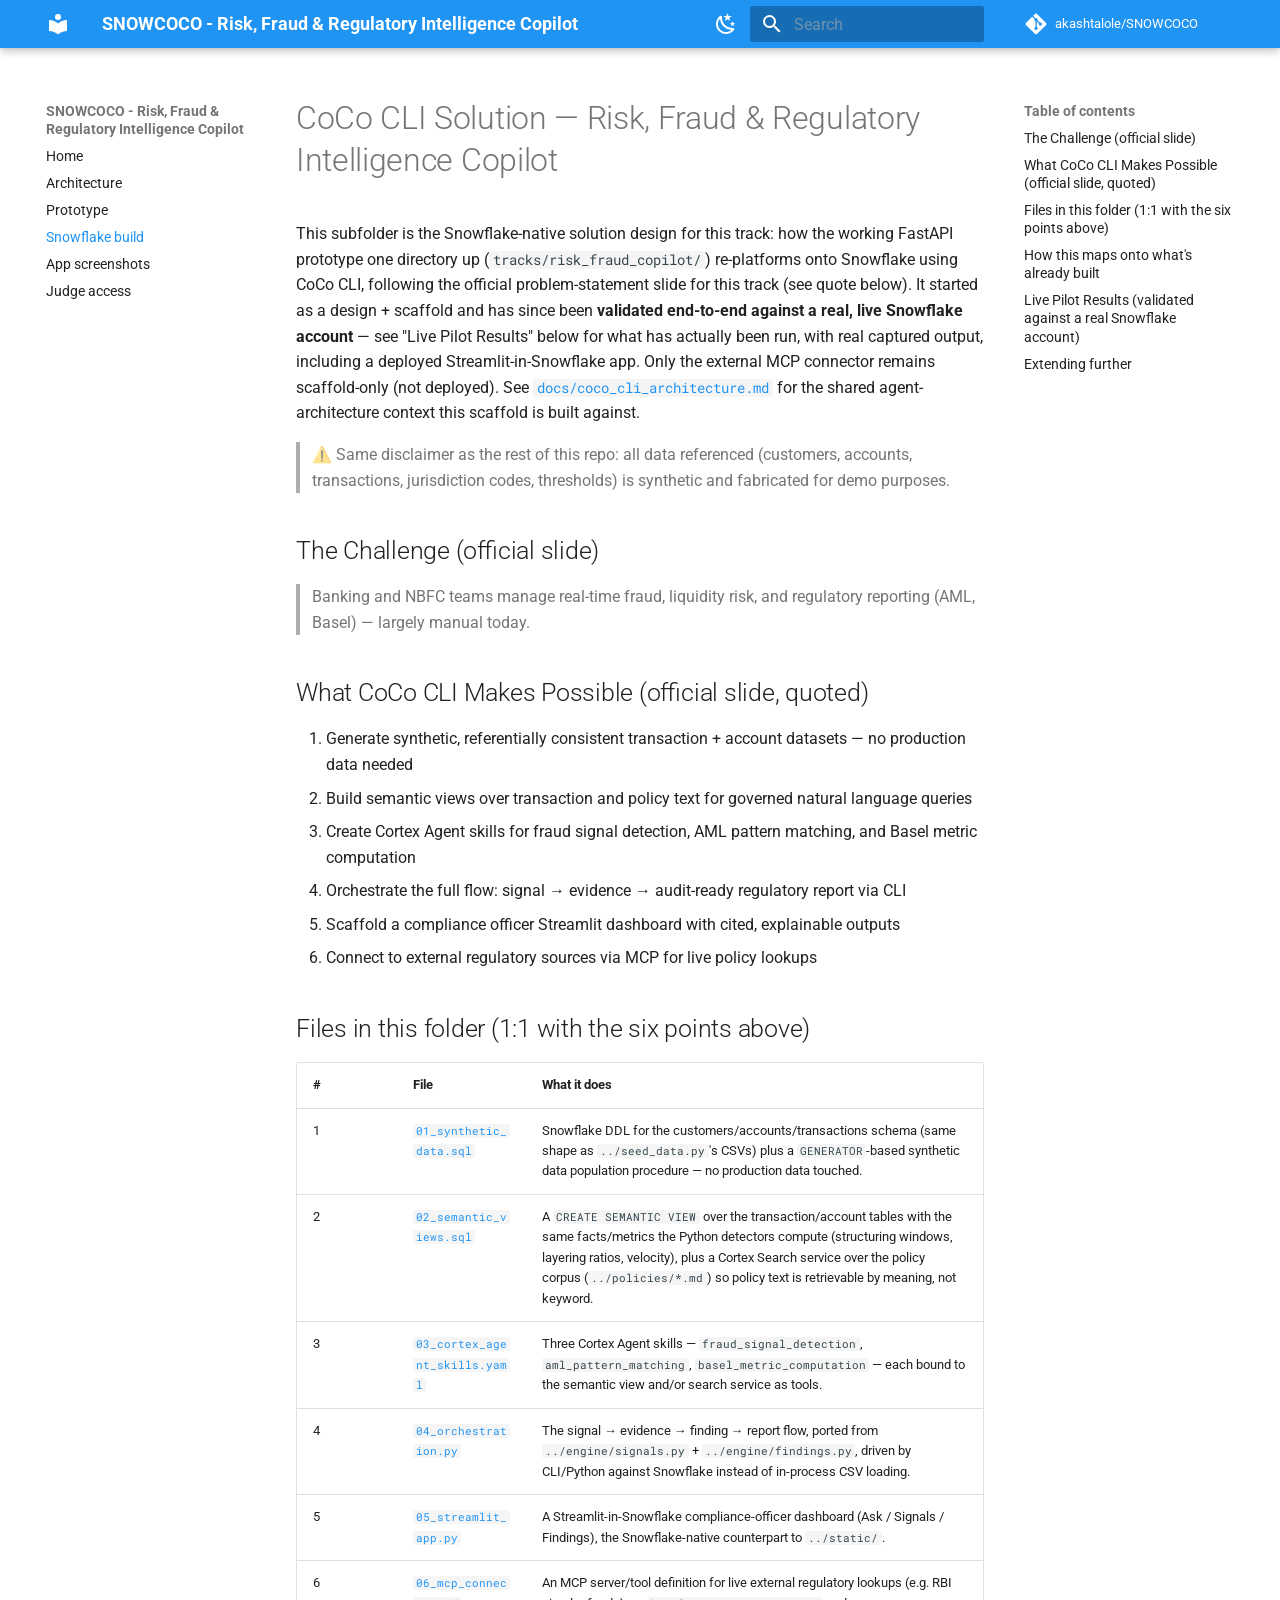
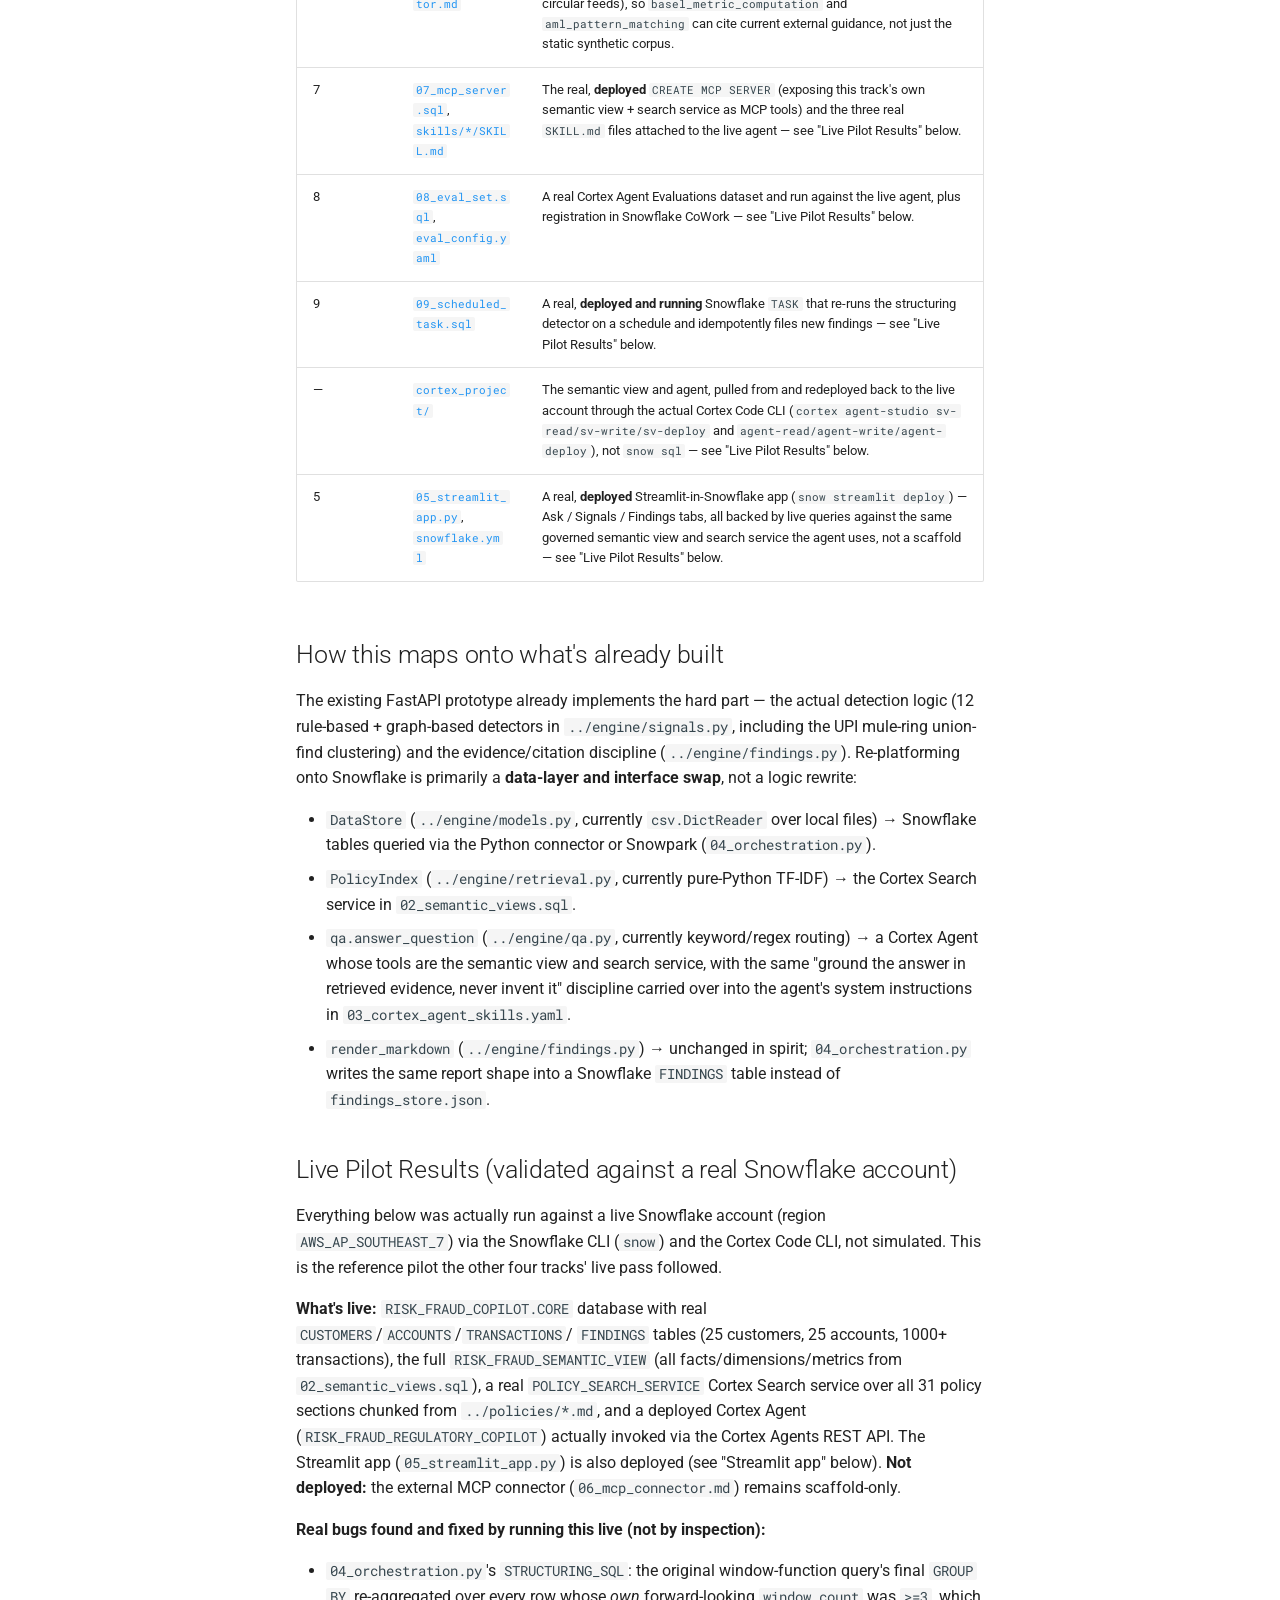
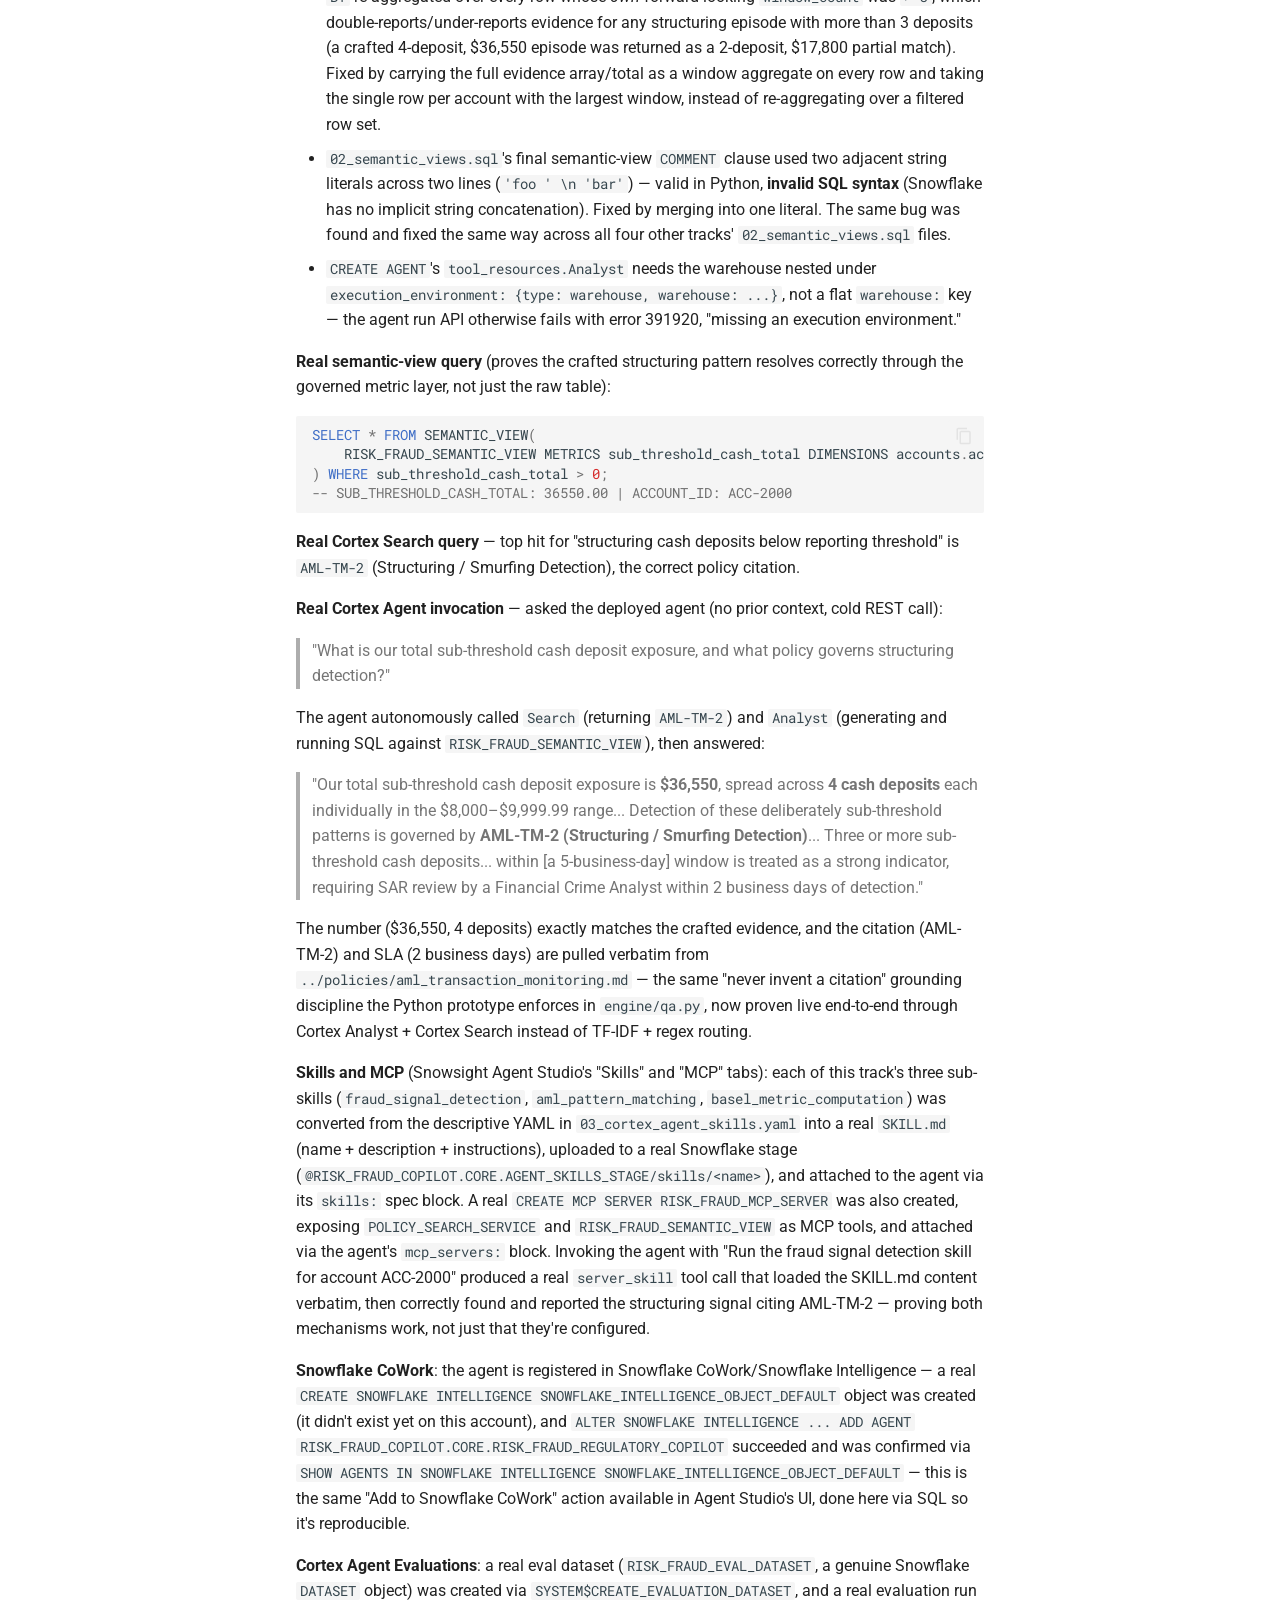
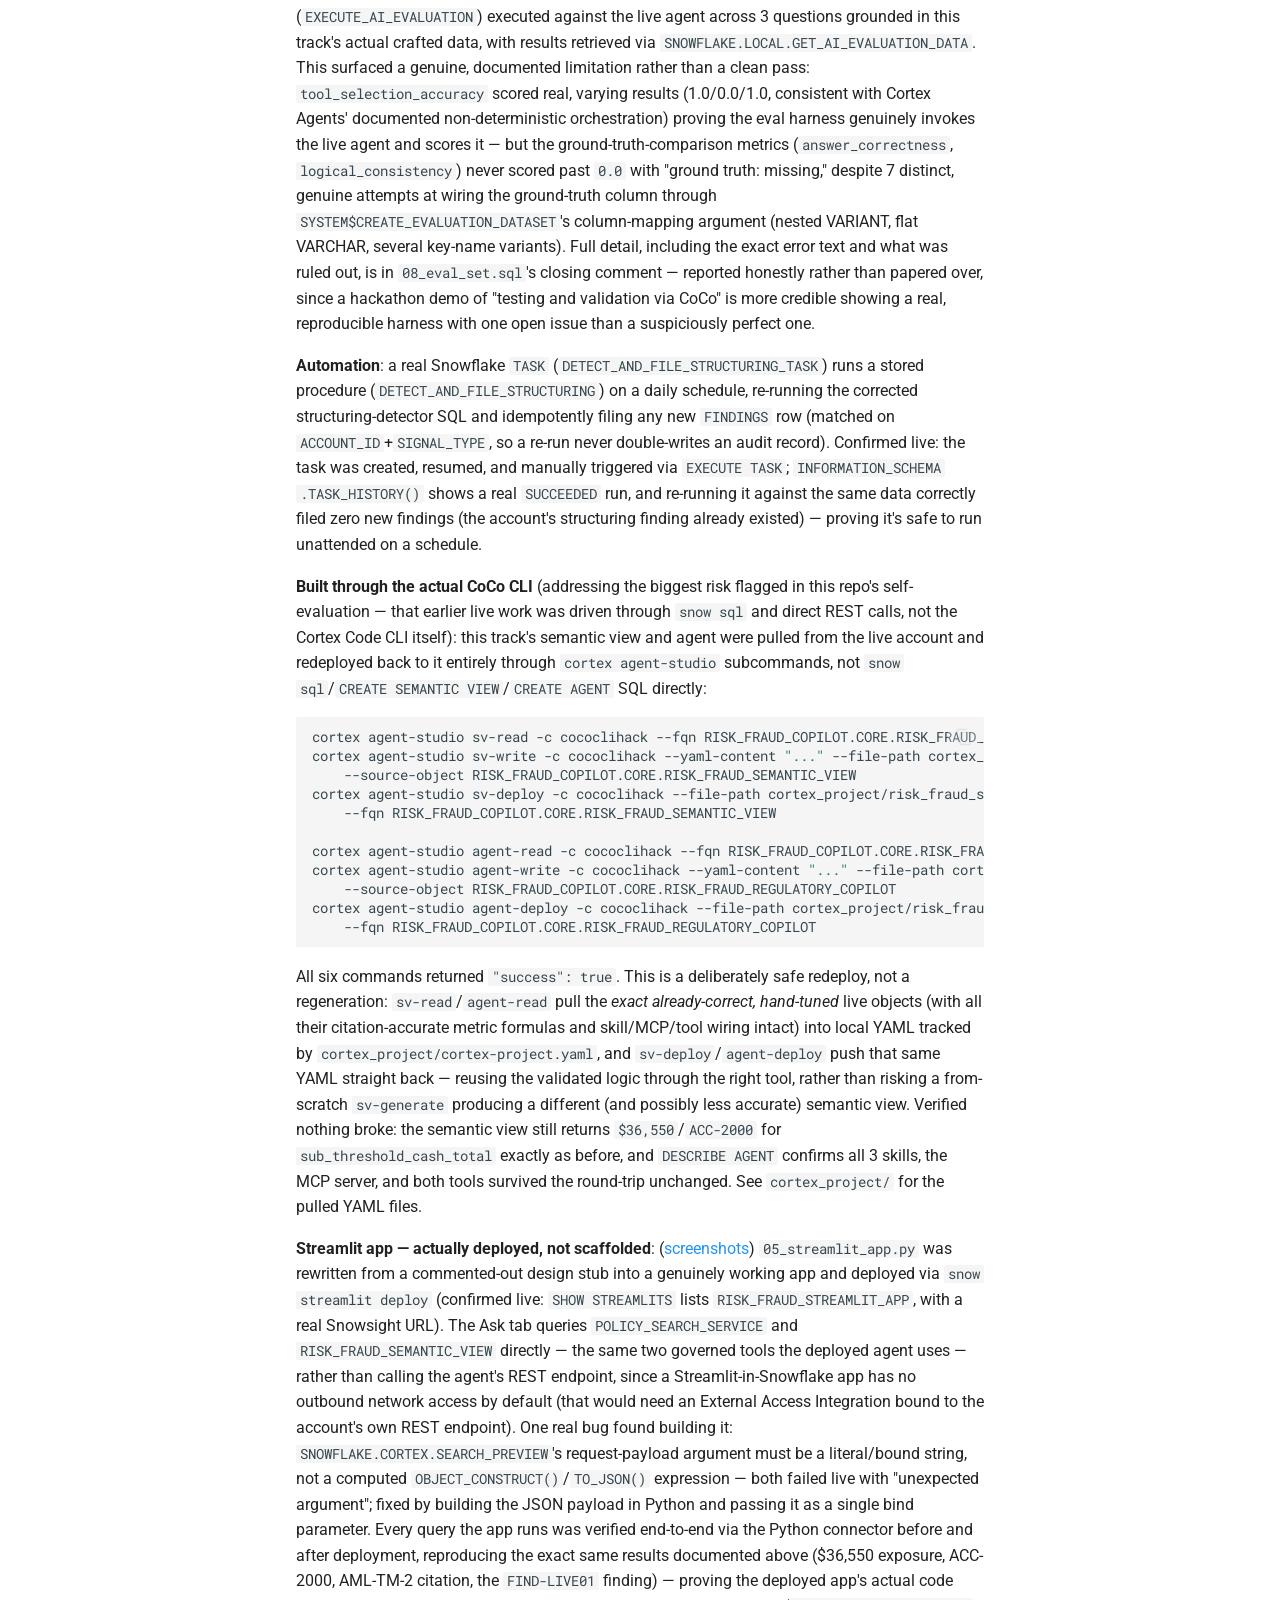
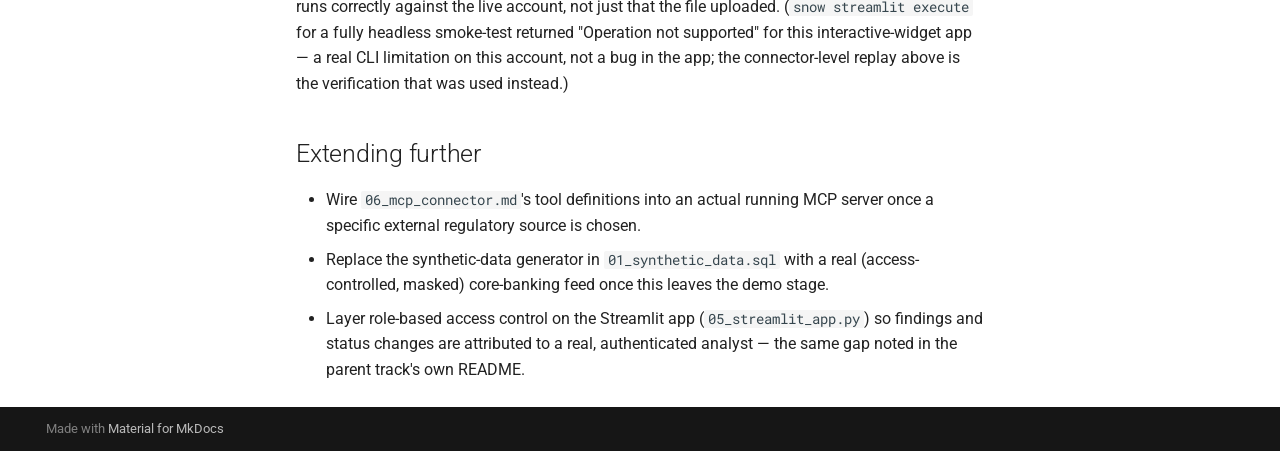
<file: snowflake-build/index.html>
<!doctype html>
<html lang="en" class="no-js">
  <head>
    
      <meta charset="utf-8">
      <meta name="viewport" content="width=device-width,initial-scale=1">
      
        <meta name="description" content="Snowflake CoCo CLI Hackathon 2026 (GCC Edition), Track 1. Cited, audit-ready AML and fraud findings from plain-English questions.">
      
      
      
        <link rel="canonical" href="https://akashtalole.github.io/SNOWCOCO/snowflake-build/">
      
      
        <link rel="prev" href="../prototype/">
      
      
        <link rel="next" href="../streamlit_screenshots/">
      
      
        
      
      
      <link rel="icon" href="../assets/images/favicon.png">
      <meta name="generator" content="mkdocs-1.6.1, mkdocs-material-9.7.7">
    
    
      
        <title>Snowflake build - SNOWCOCO - Risk, Fraud & Regulatory Intelligence Copilot</title>
      
    
    
      <link rel="stylesheet" href="../assets/stylesheets/main.ec1eaa64.min.css">
      
        
        <link rel="stylesheet" href="../assets/stylesheets/palette.ab4e12ef.min.css">
      
      


    
    
      
    
    
      
        
        
        <link rel="preconnect" href="https://fonts.gstatic.com" crossorigin>
        <link rel="stylesheet" href="https://fonts.googleapis.com/css?family=Roboto:300,300i,400,400i,700,700i%7CRoboto+Mono:400,400i,700,700i&display=fallback">
        <style>:root{--md-text-font:"Roboto";--md-code-font:"Roboto Mono"}</style>
      
    
    
    <script>__md_scope=new URL("..",location),__md_hash=e=>[...e].reduce(((e,_)=>(e<<5)-e+_.charCodeAt(0)),0),__md_get=(e,_=localStorage,t=__md_scope)=>JSON.parse(_.getItem(t.pathname+"."+e)),__md_set=(e,_,t=localStorage,a=__md_scope)=>{try{t.setItem(a.pathname+"."+e,JSON.stringify(_))}catch(e){}}</script>
    
      

    
    
  </head>
  
  
    
    
      
    
    
    
    
    <body dir="ltr" data-md-color-scheme="default" data-md-color-primary="blue" data-md-color-accent="cyan">
  
    
    <input class="md-toggle" data-md-toggle="drawer" type="checkbox" id="__drawer" autocomplete="off">
    <input class="md-toggle" data-md-toggle="search" type="checkbox" id="__search" autocomplete="off">
    <label class="md-overlay" for="__drawer"></label>
    <div data-md-component="skip">
      
        
        <a href="#coco-cli-solution-risk-fraud-regulatory-intelligence-copilot" class="md-skip">
          Skip to content
        </a>
      
    </div>
    <div data-md-component="announce">
      
    </div>
    
    
      

  

<header class="md-header md-header--shadow" data-md-component="header">
  <nav class="md-header__inner md-grid" aria-label="Header">
    <a href=".." title="SNOWCOCO - Risk, Fraud &amp; Regulatory Intelligence Copilot" class="md-header__button md-logo" aria-label="SNOWCOCO - Risk, Fraud & Regulatory Intelligence Copilot" data-md-component="logo">
      
  
  <svg xmlns="http://www.w3.org/2000/svg" viewBox="0 0 24 24"><path d="M12 8a3 3 0 0 0 3-3 3 3 0 0 0-3-3 3 3 0 0 0-3 3 3 3 0 0 0 3 3m0 3.54C9.64 9.35 6.5 8 3 8v11c3.5 0 6.64 1.35 9 3.54 2.36-2.19 5.5-3.54 9-3.54V8c-3.5 0-6.64 1.35-9 3.54"/></svg>

    </a>
    <label class="md-header__button md-icon" for="__drawer">
      
      <svg xmlns="http://www.w3.org/2000/svg" viewBox="0 0 24 24"><path d="M3 6h18v2H3zm0 5h18v2H3zm0 5h18v2H3z"/></svg>
    </label>
    <div class="md-header__title" data-md-component="header-title">
      <div class="md-header__ellipsis">
        <div class="md-header__topic">
          <span class="md-ellipsis">
            SNOWCOCO - Risk, Fraud & Regulatory Intelligence Copilot
          </span>
        </div>
        <div class="md-header__topic" data-md-component="header-topic">
          <span class="md-ellipsis">
            
              Snowflake build
            
          </span>
        </div>
      </div>
    </div>
    
      
        <form class="md-header__option" data-md-component="palette">
  
    
    
    
    <input class="md-option" data-md-color-media="(prefers-color-scheme: light)" data-md-color-scheme="default" data-md-color-primary="blue" data-md-color-accent="cyan"  aria-label="Switch to dark mode"  type="radio" name="__palette" id="__palette_0">
    
      <label class="md-header__button md-icon" title="Switch to dark mode" for="__palette_1" hidden>
        <svg xmlns="http://www.w3.org/2000/svg" viewBox="0 0 24 24"><path d="m17.75 4.09-2.53 1.94.91 3.06-2.63-1.81-2.63 1.81.91-3.06-2.53-1.94L12.44 4l1.06-3 1.06 3zm3.5 6.91-1.64 1.25.59 1.98-1.7-1.17-1.7 1.17.59-1.98L15.75 11l2.06-.05L18.5 9l.69 1.95zm-2.28 4.95c.83-.08 1.72 1.1 1.19 1.85-.32.45-.66.87-1.08 1.27C15.17 23 8.84 23 4.94 19.07c-3.91-3.9-3.91-10.24 0-14.14.4-.4.82-.76 1.27-1.08.75-.53 1.93.36 1.85 1.19-.27 2.86.69 5.83 2.89 8.02a9.96 9.96 0 0 0 8.02 2.89m-1.64 2.02a12.08 12.08 0 0 1-7.8-3.47c-2.17-2.19-3.33-5-3.49-7.82-2.81 3.14-2.7 7.96.31 10.98 3.02 3.01 7.84 3.12 10.98.31"/></svg>
      </label>
    
  
    
    
    
    <input class="md-option" data-md-color-media="(prefers-color-scheme: dark)" data-md-color-scheme="slate" data-md-color-primary="blue" data-md-color-accent="cyan"  aria-label="Switch to light mode"  type="radio" name="__palette" id="__palette_1">
    
      <label class="md-header__button md-icon" title="Switch to light mode" for="__palette_0" hidden>
        <svg xmlns="http://www.w3.org/2000/svg" viewBox="0 0 24 24"><path d="M12 7a5 5 0 0 1 5 5 5 5 0 0 1-5 5 5 5 0 0 1-5-5 5 5 0 0 1 5-5m0 2a3 3 0 0 0-3 3 3 3 0 0 0 3 3 3 3 0 0 0 3-3 3 3 0 0 0-3-3m0-7 2.39 3.42C13.65 5.15 12.84 5 12 5s-1.65.15-2.39.42zM3.34 7l4.16-.35A7.2 7.2 0 0 0 5.94 8.5c-.44.74-.69 1.5-.83 2.29zm.02 10 1.76-3.77a7.131 7.131 0 0 0 2.38 4.14zM20.65 7l-1.77 3.79a7.02 7.02 0 0 0-2.38-4.15zm-.01 10-4.14.36c.59-.51 1.12-1.14 1.54-1.86.42-.73.69-1.5.83-2.29zM12 22l-2.41-3.44c.74.27 1.55.44 2.41.44.82 0 1.63-.17 2.37-.44z"/></svg>
      </label>
    
  
</form>
      
    
    
      <script>var palette=__md_get("__palette");if(palette&&palette.color){if("(prefers-color-scheme)"===palette.color.media){var media=matchMedia("(prefers-color-scheme: light)"),input=document.querySelector(media.matches?"[data-md-color-media='(prefers-color-scheme: light)']":"[data-md-color-media='(prefers-color-scheme: dark)']");palette.color.media=input.getAttribute("data-md-color-media"),palette.color.scheme=input.getAttribute("data-md-color-scheme"),palette.color.primary=input.getAttribute("data-md-color-primary"),palette.color.accent=input.getAttribute("data-md-color-accent")}for(var[key,value]of Object.entries(palette.color))document.body.setAttribute("data-md-color-"+key,value)}</script>
    
    
    
      
      
        <label class="md-header__button md-icon" for="__search">
          
          <svg xmlns="http://www.w3.org/2000/svg" viewBox="0 0 24 24"><path d="M9.5 3A6.5 6.5 0 0 1 16 9.5c0 1.61-.59 3.09-1.56 4.23l.27.27h.79l5 5-1.5 1.5-5-5v-.79l-.27-.27A6.52 6.52 0 0 1 9.5 16 6.5 6.5 0 0 1 3 9.5 6.5 6.5 0 0 1 9.5 3m0 2C7 5 5 7 5 9.5S7 14 9.5 14 14 12 14 9.5 12 5 9.5 5"/></svg>
        </label>
        <div class="md-search" data-md-component="search" role="dialog">
  <label class="md-search__overlay" for="__search"></label>
  <div class="md-search__inner" role="search">
    <form class="md-search__form" name="search">
      <input type="text" class="md-search__input" name="query" aria-label="Search" placeholder="Search" autocapitalize="off" autocorrect="off" autocomplete="off" spellcheck="false" data-md-component="search-query" required>
      <label class="md-search__icon md-icon" for="__search">
        
        <svg xmlns="http://www.w3.org/2000/svg" viewBox="0 0 24 24"><path d="M9.5 3A6.5 6.5 0 0 1 16 9.5c0 1.61-.59 3.09-1.56 4.23l.27.27h.79l5 5-1.5 1.5-5-5v-.79l-.27-.27A6.52 6.52 0 0 1 9.5 16 6.5 6.5 0 0 1 3 9.5 6.5 6.5 0 0 1 9.5 3m0 2C7 5 5 7 5 9.5S7 14 9.5 14 14 12 14 9.5 12 5 9.5 5"/></svg>
        
        <svg xmlns="http://www.w3.org/2000/svg" viewBox="0 0 24 24"><path d="M20 11v2H8l5.5 5.5-1.42 1.42L4.16 12l7.92-7.92L13.5 5.5 8 11z"/></svg>
      </label>
      <nav class="md-search__options" aria-label="Search">
        
        <button type="reset" class="md-search__icon md-icon" title="Clear" aria-label="Clear" tabindex="-1">
          
          <svg xmlns="http://www.w3.org/2000/svg" viewBox="0 0 24 24"><path d="M19 6.41 17.59 5 12 10.59 6.41 5 5 6.41 10.59 12 5 17.59 6.41 19 12 13.41 17.59 19 19 17.59 13.41 12z"/></svg>
        </button>
      </nav>
      
    </form>
    <div class="md-search__output">
      <div class="md-search__scrollwrap" tabindex="0" data-md-scrollfix>
        <div class="md-search-result" data-md-component="search-result">
          <div class="md-search-result__meta">
            Initializing search
          </div>
          <ol class="md-search-result__list" role="presentation"></ol>
        </div>
      </div>
    </div>
  </div>
</div>
      
    
    
      <div class="md-header__source">
        <a href="https://github.com/akashtalole/SNOWCOCO" title="Go to repository" class="md-source" data-md-component="source">
  <div class="md-source__icon md-icon">
    
    <svg xmlns="http://www.w3.org/2000/svg" viewBox="0 0 448 512"><!--! Font Awesome Free 7.1.0 by @fontawesome - https://fontawesome.com License - https://fontawesome.com/license/free (Icons: CC BY 4.0, Fonts: SIL OFL 1.1, Code: MIT License) Copyright 2025 Fonticons, Inc.--><path d="M439.6 236.1 244 40.5c-5.4-5.5-12.8-8.5-20.4-8.5s-15 3-20.4 8.4L162.5 81l51.5 51.5c27.1-9.1 52.7 16.8 43.4 43.7l49.7 49.7c34.2-11.8 61.2 31 35.5 56.7-26.5 26.5-70.2-2.9-56-37.3L240.3 199v121.9c25.3 12.5 22.3 41.8 9.1 55-6.4 6.4-15.2 10.1-24.3 10.1s-17.8-3.6-24.3-10.1c-17.6-17.6-11.1-46.9 11.2-56v-123c-20.8-8.5-24.6-30.7-18.6-45L142.6 101 8.5 235.1C3 240.6 0 247.9 0 255.5s3 15 8.5 20.4l195.6 195.7c5.4 5.4 12.7 8.4 20.4 8.4s15-3 20.4-8.4l194.7-194.7c5.4-5.4 8.4-12.8 8.4-20.4s-3-15-8.4-20.4"/></svg>
  </div>
  <div class="md-source__repository">
    akashtalole/SNOWCOCO
  </div>
</a>
      </div>
    
  </nav>
  
</header>
    
    <div class="md-container" data-md-component="container">
      
      
        
          
        
      
      <main class="md-main" data-md-component="main">
        <div class="md-main__inner md-grid">
          
            
              
              <div class="md-sidebar md-sidebar--primary" data-md-component="sidebar" data-md-type="navigation" >
                <div class="md-sidebar__scrollwrap">
                  <div class="md-sidebar__inner">
                    



<nav class="md-nav md-nav--primary" aria-label="Navigation" data-md-level="0">
  <label class="md-nav__title" for="__drawer">
    <a href=".." title="SNOWCOCO - Risk, Fraud &amp; Regulatory Intelligence Copilot" class="md-nav__button md-logo" aria-label="SNOWCOCO - Risk, Fraud & Regulatory Intelligence Copilot" data-md-component="logo">
      
  
  <svg xmlns="http://www.w3.org/2000/svg" viewBox="0 0 24 24"><path d="M12 8a3 3 0 0 0 3-3 3 3 0 0 0-3-3 3 3 0 0 0-3 3 3 3 0 0 0 3 3m0 3.54C9.64 9.35 6.5 8 3 8v11c3.5 0 6.64 1.35 9 3.54 2.36-2.19 5.5-3.54 9-3.54V8c-3.5 0-6.64 1.35-9 3.54"/></svg>

    </a>
    SNOWCOCO - Risk, Fraud & Regulatory Intelligence Copilot
  </label>
  
    <div class="md-nav__source">
      <a href="https://github.com/akashtalole/SNOWCOCO" title="Go to repository" class="md-source" data-md-component="source">
  <div class="md-source__icon md-icon">
    
    <svg xmlns="http://www.w3.org/2000/svg" viewBox="0 0 448 512"><!--! Font Awesome Free 7.1.0 by @fontawesome - https://fontawesome.com License - https://fontawesome.com/license/free (Icons: CC BY 4.0, Fonts: SIL OFL 1.1, Code: MIT License) Copyright 2025 Fonticons, Inc.--><path d="M439.6 236.1 244 40.5c-5.4-5.5-12.8-8.5-20.4-8.5s-15 3-20.4 8.4L162.5 81l51.5 51.5c27.1-9.1 52.7 16.8 43.4 43.7l49.7 49.7c34.2-11.8 61.2 31 35.5 56.7-26.5 26.5-70.2-2.9-56-37.3L240.3 199v121.9c25.3 12.5 22.3 41.8 9.1 55-6.4 6.4-15.2 10.1-24.3 10.1s-17.8-3.6-24.3-10.1c-17.6-17.6-11.1-46.9 11.2-56v-123c-20.8-8.5-24.6-30.7-18.6-45L142.6 101 8.5 235.1C3 240.6 0 247.9 0 255.5s3 15 8.5 20.4l195.6 195.7c5.4 5.4 12.7 8.4 20.4 8.4s15-3 20.4-8.4l194.7-194.7c5.4-5.4 8.4-12.8 8.4-20.4s-3-15-8.4-20.4"/></svg>
  </div>
  <div class="md-source__repository">
    akashtalole/SNOWCOCO
  </div>
</a>
    </div>
  
  <ul class="md-nav__list" data-md-scrollfix>
    
      
      
  
  
  
  
    <li class="md-nav__item">
      <a href=".." class="md-nav__link">
        
  
  
  <span class="md-ellipsis">
    
  
    Home
  

    
  </span>
  
  

      </a>
    </li>
  

    
      
      
  
  
  
  
    <li class="md-nav__item">
      <a href="../coco_cli_architecture/" class="md-nav__link">
        
  
  
  <span class="md-ellipsis">
    
  
    Architecture
  

    
  </span>
  
  

      </a>
    </li>
  

    
      
      
  
  
  
  
    <li class="md-nav__item">
      <a href="../prototype/" class="md-nav__link">
        
  
  
  <span class="md-ellipsis">
    
  
    Prototype
  

    
  </span>
  
  

      </a>
    </li>
  

    
      
      
  
  
    
  
  
  
    <li class="md-nav__item md-nav__item--active">
      
      <input class="md-nav__toggle md-toggle" type="checkbox" id="__toc">
      
      
        
      
      
        <label class="md-nav__link md-nav__link--active" for="__toc">
          
  
  
  <span class="md-ellipsis">
    
  
    Snowflake build
  

    
  </span>
  
  

          <span class="md-nav__icon md-icon"></span>
        </label>
      
      <a href="./" class="md-nav__link md-nav__link--active">
        
  
  
  <span class="md-ellipsis">
    
  
    Snowflake build
  

    
  </span>
  
  

      </a>
      
        

<nav class="md-nav md-nav--secondary" aria-label="Table of contents">
  
  
  
    
  
  
    <label class="md-nav__title" for="__toc">
      <span class="md-nav__icon md-icon"></span>
      Table of contents
    </label>
    <ul class="md-nav__list" data-md-component="toc" data-md-scrollfix>
      
        <li class="md-nav__item">
  <a href="#the-challenge-official-slide" class="md-nav__link">
    <span class="md-ellipsis">
      
        The Challenge (official slide)
      
    </span>
  </a>
  
</li>
      
        <li class="md-nav__item">
  <a href="#what-coco-cli-makes-possible-official-slide-quoted" class="md-nav__link">
    <span class="md-ellipsis">
      
        What CoCo CLI Makes Possible (official slide, quoted)
      
    </span>
  </a>
  
</li>
      
        <li class="md-nav__item">
  <a href="#files-in-this-folder-11-with-the-six-points-above" class="md-nav__link">
    <span class="md-ellipsis">
      
        Files in this folder (1:1 with the six points above)
      
    </span>
  </a>
  
</li>
      
        <li class="md-nav__item">
  <a href="#how-this-maps-onto-whats-already-built" class="md-nav__link">
    <span class="md-ellipsis">
      
        How this maps onto what's already built
      
    </span>
  </a>
  
</li>
      
        <li class="md-nav__item">
  <a href="#live-pilot-results-validated-against-a-real-snowflake-account" class="md-nav__link">
    <span class="md-ellipsis">
      
        Live Pilot Results (validated against a real Snowflake account)
      
    </span>
  </a>
  
</li>
      
        <li class="md-nav__item">
  <a href="#extending-further" class="md-nav__link">
    <span class="md-ellipsis">
      
        Extending further
      
    </span>
  </a>
  
</li>
      
    </ul>
  
</nav>
      
    </li>
  

    
      
      
  
  
  
  
    <li class="md-nav__item">
      <a href="../streamlit_screenshots/" class="md-nav__link">
        
  
  
  <span class="md-ellipsis">
    
  
    App screenshots
  

    
  </span>
  
  

      </a>
    </li>
  

    
      
      
  
  
  
  
    <li class="md-nav__item">
      <a href="../judge_access/" class="md-nav__link">
        
  
  
  <span class="md-ellipsis">
    
  
    Judge access
  

    
  </span>
  
  

      </a>
    </li>
  

    
  </ul>
</nav>
                  </div>
                </div>
              </div>
            
            
              
              <div class="md-sidebar md-sidebar--secondary" data-md-component="sidebar" data-md-type="toc" >
                <div class="md-sidebar__scrollwrap">
                  <div class="md-sidebar__inner">
                    

<nav class="md-nav md-nav--secondary" aria-label="Table of contents">
  
  
  
    
  
  
    <label class="md-nav__title" for="__toc">
      <span class="md-nav__icon md-icon"></span>
      Table of contents
    </label>
    <ul class="md-nav__list" data-md-component="toc" data-md-scrollfix>
      
        <li class="md-nav__item">
  <a href="#the-challenge-official-slide" class="md-nav__link">
    <span class="md-ellipsis">
      
        The Challenge (official slide)
      
    </span>
  </a>
  
</li>
      
        <li class="md-nav__item">
  <a href="#what-coco-cli-makes-possible-official-slide-quoted" class="md-nav__link">
    <span class="md-ellipsis">
      
        What CoCo CLI Makes Possible (official slide, quoted)
      
    </span>
  </a>
  
</li>
      
        <li class="md-nav__item">
  <a href="#files-in-this-folder-11-with-the-six-points-above" class="md-nav__link">
    <span class="md-ellipsis">
      
        Files in this folder (1:1 with the six points above)
      
    </span>
  </a>
  
</li>
      
        <li class="md-nav__item">
  <a href="#how-this-maps-onto-whats-already-built" class="md-nav__link">
    <span class="md-ellipsis">
      
        How this maps onto what's already built
      
    </span>
  </a>
  
</li>
      
        <li class="md-nav__item">
  <a href="#live-pilot-results-validated-against-a-real-snowflake-account" class="md-nav__link">
    <span class="md-ellipsis">
      
        Live Pilot Results (validated against a real Snowflake account)
      
    </span>
  </a>
  
</li>
      
        <li class="md-nav__item">
  <a href="#extending-further" class="md-nav__link">
    <span class="md-ellipsis">
      
        Extending further
      
    </span>
  </a>
  
</li>
      
    </ul>
  
</nav>
                  </div>
                </div>
              </div>
            
          
          
            <div class="md-content" data-md-component="content">
              
              <article class="md-content__inner md-typeset">
                
                  



<h1 id="coco-cli-solution-risk-fraud-regulatory-intelligence-copilot">CoCo CLI Solution — Risk, Fraud &amp; Regulatory Intelligence Copilot<a class="headerlink" href="#coco-cli-solution-risk-fraud-regulatory-intelligence-copilot" title="Permanent link">&para;</a></h1>
<p>This subfolder is the Snowflake-native solution design for this track: how the working FastAPI
prototype one directory up (<code>tracks/risk_fraud_copilot/</code>) re-platforms onto Snowflake using CoCo
CLI, following the official problem-statement slide for this track (see quote below). It started as
a design + scaffold and has since been <strong>validated end-to-end against a real, live Snowflake
account</strong> — see "Live Pilot Results" below for what has actually been run, with real captured
output, including a deployed Streamlit-in-Snowflake app. Only the external MCP connector remains scaffold-only (not deployed). See
<a href="../coco_cli_architecture/"><code>docs/coco_cli_architecture.md</code></a> for the shared
agent-architecture context this scaffold is built against.</p>
<blockquote>
<p>⚠️ Same disclaimer as the rest of this repo: all data referenced (customers, accounts,
transactions, jurisdiction codes, thresholds) is synthetic and fabricated for demo purposes.</p>
</blockquote>
<h2 id="the-challenge-official-slide">The Challenge (official slide)<a class="headerlink" href="#the-challenge-official-slide" title="Permanent link">&para;</a></h2>
<blockquote>
<p>Banking and NBFC teams manage real-time fraud, liquidity risk, and regulatory reporting (AML,
Basel) — largely manual today.</p>
</blockquote>
<h2 id="what-coco-cli-makes-possible-official-slide-quoted">What CoCo CLI Makes Possible (official slide, quoted)<a class="headerlink" href="#what-coco-cli-makes-possible-official-slide-quoted" title="Permanent link">&para;</a></h2>
<ol>
<li>Generate synthetic, referentially consistent transaction + account datasets — no production
   data needed</li>
<li>Build semantic views over transaction and policy text for governed natural language queries</li>
<li>Create Cortex Agent skills for fraud signal detection, AML pattern matching, and Basel metric
   computation</li>
<li>Orchestrate the full flow: signal → evidence → audit-ready regulatory report via CLI</li>
<li>Scaffold a compliance officer Streamlit dashboard with cited, explainable outputs</li>
<li>Connect to external regulatory sources via MCP for live policy lookups</li>
</ol>
<h2 id="files-in-this-folder-11-with-the-six-points-above">Files in this folder (1:1 with the six points above)<a class="headerlink" href="#files-in-this-folder-11-with-the-six-points-above" title="Permanent link">&para;</a></h2>
<table>
<thead>
<tr>
<th>#</th>
<th>File</th>
<th>What it does</th>
</tr>
</thead>
<tbody>
<tr>
<td>1</td>
<td><a href="https://github.com/akashtalole/SNOWCOCO/blob/main/tracks/risk_fraud_copilot/coco/01_synthetic_data.sql"><code>01_synthetic_data.sql</code></a></td>
<td>Snowflake DDL for the customers/accounts/transactions schema (same shape as <code>../seed_data.py</code>'s CSVs) plus a <code>GENERATOR</code>-based synthetic data population procedure — no production data touched.</td>
</tr>
<tr>
<td>2</td>
<td><a href="https://github.com/akashtalole/SNOWCOCO/blob/main/tracks/risk_fraud_copilot/coco/02_semantic_views.sql"><code>02_semantic_views.sql</code></a></td>
<td>A <code>CREATE SEMANTIC VIEW</code> over the transaction/account tables with the same facts/metrics the Python detectors compute (structuring windows, layering ratios, velocity), plus a Cortex Search service over the policy corpus (<code>../policies/*.md</code>) so policy text is retrievable by meaning, not keyword.</td>
</tr>
<tr>
<td>3</td>
<td><a href="https://github.com/akashtalole/SNOWCOCO/blob/main/tracks/risk_fraud_copilot/coco/03_cortex_agent_skills.yaml"><code>03_cortex_agent_skills.yaml</code></a></td>
<td>Three Cortex Agent skills — <code>fraud_signal_detection</code>, <code>aml_pattern_matching</code>, <code>basel_metric_computation</code> — each bound to the semantic view and/or search service as tools.</td>
</tr>
<tr>
<td>4</td>
<td><a href="https://github.com/akashtalole/SNOWCOCO/blob/main/tracks/risk_fraud_copilot/coco/04_orchestration.py"><code>04_orchestration.py</code></a></td>
<td>The signal → evidence → finding → report flow, ported from <code>../engine/signals.py</code> + <code>../engine/findings.py</code>, driven by CLI/Python against Snowflake instead of in-process CSV loading.</td>
</tr>
<tr>
<td>5</td>
<td><a href="https://github.com/akashtalole/SNOWCOCO/blob/main/tracks/risk_fraud_copilot/coco/05_streamlit_app.py"><code>05_streamlit_app.py</code></a></td>
<td>A Streamlit-in-Snowflake compliance-officer dashboard (Ask / Signals / Findings), the Snowflake-native counterpart to <code>../static/</code>.</td>
</tr>
<tr>
<td>6</td>
<td><a href="https://github.com/akashtalole/SNOWCOCO/blob/main/tracks/risk_fraud_copilot/coco/06_mcp_connector.md"><code>06_mcp_connector.md</code></a></td>
<td>An MCP server/tool definition for live external regulatory lookups (e.g. RBI circular feeds), so <code>basel_metric_computation</code> and <code>aml_pattern_matching</code> can cite current external guidance, not just the static synthetic corpus.</td>
</tr>
<tr>
<td>7</td>
<td><a href="https://github.com/akashtalole/SNOWCOCO/blob/main/tracks/risk_fraud_copilot/coco/07_mcp_server.sql"><code>07_mcp_server.sql</code></a>, <a href="https://github.com/akashtalole/SNOWCOCO/tree/main/tracks/risk_fraud_copilot/coco/skills"><code>skills/*/SKILL.md</code></a></td>
<td>The real, <strong>deployed</strong> <code>CREATE MCP SERVER</code> (exposing this track's own semantic view + search service as MCP tools) and the three real <code>SKILL.md</code> files attached to the live agent — see "Live Pilot Results" below.</td>
</tr>
<tr>
<td>8</td>
<td><a href="https://github.com/akashtalole/SNOWCOCO/blob/main/tracks/risk_fraud_copilot/coco/08_eval_set.sql"><code>08_eval_set.sql</code></a>, <a href="https://github.com/akashtalole/SNOWCOCO/blob/main/tracks/risk_fraud_copilot/coco/eval_config.yaml"><code>eval_config.yaml</code></a></td>
<td>A real Cortex Agent Evaluations dataset and run against the live agent, plus registration in Snowflake CoWork — see "Live Pilot Results" below.</td>
</tr>
<tr>
<td>9</td>
<td><a href="https://github.com/akashtalole/SNOWCOCO/blob/main/tracks/risk_fraud_copilot/coco/09_scheduled_task.sql"><code>09_scheduled_task.sql</code></a></td>
<td>A real, <strong>deployed and running</strong> Snowflake <code>TASK</code> that re-runs the structuring detector on a schedule and idempotently files new findings — see "Live Pilot Results" below.</td>
</tr>
<tr>
<td>—</td>
<td><a href="https://github.com/akashtalole/SNOWCOCO/tree/main/tracks/risk_fraud_copilot/coco/cortex_project"><code>cortex_project/</code></a></td>
<td>The semantic view and agent, pulled from and redeployed back to the live account through the actual Cortex Code CLI (<code>cortex agent-studio sv-read/sv-write/sv-deploy</code> and <code>agent-read/agent-write/agent-deploy</code>), not <code>snow sql</code> — see "Live Pilot Results" below.</td>
</tr>
<tr>
<td>5</td>
<td><a href="https://github.com/akashtalole/SNOWCOCO/blob/main/tracks/risk_fraud_copilot/coco/05_streamlit_app.py"><code>05_streamlit_app.py</code></a>, <a href="https://github.com/akashtalole/SNOWCOCO/blob/main/tracks/risk_fraud_copilot/coco/snowflake.yml"><code>snowflake.yml</code></a></td>
<td>A real, <strong>deployed</strong> Streamlit-in-Snowflake app (<code>snow streamlit deploy</code>) — Ask / Signals / Findings tabs, all backed by live queries against the same governed semantic view and search service the agent uses, not a scaffold — see "Live Pilot Results" below.</td>
</tr>
</tbody>
</table>
<h2 id="how-this-maps-onto-whats-already-built">How this maps onto what's already built<a class="headerlink" href="#how-this-maps-onto-whats-already-built" title="Permanent link">&para;</a></h2>
<p>The existing FastAPI prototype already implements the hard part — the actual detection logic
(12 rule-based + graph-based detectors in <code>../engine/signals.py</code>, including the UPI mule-ring
union-find clustering) and the evidence/citation discipline (<code>../engine/findings.py</code>). Re-platforming
onto Snowflake is primarily a <strong>data-layer and interface swap</strong>, not a logic rewrite:</p>
<ul>
<li><code>DataStore</code> (<code>../engine/models.py</code>, currently <code>csv.DictReader</code> over local files) → Snowflake
  tables queried via the Python connector or Snowpark (<code>04_orchestration.py</code>).</li>
<li><code>PolicyIndex</code> (<code>../engine/retrieval.py</code>, currently pure-Python TF-IDF) → the Cortex Search
  service in <code>02_semantic_views.sql</code>.</li>
<li><code>qa.answer_question</code> (<code>../engine/qa.py</code>, currently keyword/regex routing) → a Cortex Agent whose
  tools are the semantic view and search service, with the same "ground the answer in retrieved
  evidence, never invent it" discipline carried over into the agent's system instructions in
  <code>03_cortex_agent_skills.yaml</code>.</li>
<li><code>render_markdown</code> (<code>../engine/findings.py</code>) → unchanged in spirit; <code>04_orchestration.py</code> writes
  the same report shape into a Snowflake <code>FINDINGS</code> table instead of <code>findings_store.json</code>.</li>
</ul>
<h2 id="live-pilot-results-validated-against-a-real-snowflake-account">Live Pilot Results (validated against a real Snowflake account)<a class="headerlink" href="#live-pilot-results-validated-against-a-real-snowflake-account" title="Permanent link">&para;</a></h2>
<p>Everything below was actually run against a live Snowflake account (region <code>AWS_AP_SOUTHEAST_7</code>)
via the Snowflake CLI (<code>snow</code>) and the Cortex Code CLI, not simulated. This is the reference pilot
the other four tracks' live pass followed.</p>
<p><strong>What's live:</strong> <code>RISK_FRAUD_COPILOT.CORE</code> database with real <code>CUSTOMERS</code>/<code>ACCOUNTS</code>/<code>TRANSACTIONS</code>/
<code>FINDINGS</code> tables (25 customers, 25 accounts, 1000+ transactions), the full <code>RISK_FRAUD_SEMANTIC_VIEW</code>
(all facts/dimensions/metrics from <code>02_semantic_views.sql</code>), a real <code>POLICY_SEARCH_SERVICE</code> Cortex
Search service over all 31 policy sections chunked from <code>../policies/*.md</code>, and a deployed Cortex
Agent (<code>RISK_FRAUD_REGULATORY_COPILOT</code>) actually invoked via the Cortex Agents REST API.
The Streamlit app (<code>05_streamlit_app.py</code>) is also deployed (see "Streamlit app" below).
<strong>Not deployed:</strong> the external MCP connector (<code>06_mcp_connector.md</code>) remains scaffold-only.</p>
<p><strong>Real bugs found and fixed by running this live (not by inspection):</strong></p>
<ul>
<li><code>04_orchestration.py</code>'s <code>STRUCTURING_SQL</code>: the original window-function query's final <code>GROUP BY</code>
  re-aggregated over every row whose <em>own</em> forward-looking <code>window_count</code> was <code>&gt;=3</code>, which
  double-reports/under-reports evidence for any structuring episode with more than 3 deposits (a
  crafted 4-deposit, $36,550 episode was returned as a 2-deposit, $17,800 partial match). Fixed by
  carrying the full evidence array/total as a window aggregate on every row and taking the single
  row per account with the largest window, instead of re-aggregating over a filtered row set.</li>
<li><code>02_semantic_views.sql</code>'s final semantic-view <code>COMMENT</code> clause used two adjacent string literals
  across two lines (<code>'foo ' \n 'bar'</code>) — valid in Python, <strong>invalid SQL syntax</strong> (Snowflake has no
  implicit string concatenation). Fixed by merging into one literal. The same bug was found and
  fixed the same way across all four other tracks' <code>02_semantic_views.sql</code> files.</li>
<li><code>CREATE AGENT</code>'s <code>tool_resources.Analyst</code> needs the warehouse nested under
  <code>execution_environment: {type: warehouse, warehouse: ...}</code>, not a flat <code>warehouse:</code> key — the
  agent run API otherwise fails with error 391920, "missing an execution environment."</li>
</ul>
<p><strong>Real semantic-view query</strong> (proves the crafted structuring pattern resolves correctly through the
governed metric layer, not just the raw table):</p>
<div class="highlight"><pre><span></span><code><span class="k">SELECT</span><span class="w"> </span><span class="o">*</span><span class="w"> </span><span class="k">FROM</span><span class="w"> </span><span class="n">SEMANTIC_VIEW</span><span class="p">(</span>
<span class="w">    </span><span class="n">RISK_FRAUD_SEMANTIC_VIEW</span><span class="w"> </span><span class="n">METRICS</span><span class="w"> </span><span class="n">sub_threshold_cash_total</span><span class="w"> </span><span class="n">DIMENSIONS</span><span class="w"> </span><span class="n">accounts</span><span class="p">.</span><span class="n">account_id</span>
<span class="p">)</span><span class="w"> </span><span class="k">WHERE</span><span class="w"> </span><span class="n">sub_threshold_cash_total</span><span class="w"> </span><span class="o">&gt;</span><span class="w"> </span><span class="mi">0</span><span class="p">;</span>
<span class="c1">-- SUB_THRESHOLD_CASH_TOTAL: 36550.00 | ACCOUNT_ID: ACC-2000</span>
</code></pre></div>
<p><strong>Real Cortex Search query</strong> — top hit for "structuring cash deposits below reporting threshold" is
<code>AML-TM-2</code> (Structuring / Smurfing Detection), the correct policy citation.</p>
<p><strong>Real Cortex Agent invocation</strong> — asked the deployed agent (no prior context, cold REST call):</p>
<blockquote>
<p>"What is our total sub-threshold cash deposit exposure, and what policy governs structuring
detection?"</p>
</blockquote>
<p>The agent autonomously called <code>Search</code> (returning <code>AML-TM-2</code>) and <code>Analyst</code> (generating and running
SQL against <code>RISK_FRAUD_SEMANTIC_VIEW</code>), then answered:</p>
<blockquote>
<p>"Our total sub-threshold cash deposit exposure is <strong>$36,550</strong>, spread across <strong>4 cash deposits</strong>
each individually in the $8,000–$9,999.99 range... Detection of these deliberately sub-threshold
patterns is governed by <strong>AML-TM-2 (Structuring / Smurfing Detection)</strong>... Three or more sub-threshold
cash deposits... within [a 5-business-day] window is treated as a strong indicator, requiring SAR
review by a Financial Crime Analyst within 2 business days of detection."</p>
</blockquote>
<p>The number ($36,550, 4 deposits) exactly matches the crafted evidence, and the citation (AML-TM-2)
and SLA (2 business days) are pulled verbatim from <code>../policies/aml_transaction_monitoring.md</code> — the
same "never invent a citation" grounding discipline the Python prototype enforces in
<code>engine/qa.py</code>, now proven live end-to-end through Cortex Analyst + Cortex Search instead of
TF-IDF + regex routing.</p>
<p><strong>Skills and MCP</strong> (Snowsight Agent Studio's "Skills" and "MCP" tabs): each of this track's three
sub-skills (<code>fraud_signal_detection</code>, <code>aml_pattern_matching</code>, <code>basel_metric_computation</code>) was
converted from the descriptive YAML in <code>03_cortex_agent_skills.yaml</code> into a real <code>SKILL.md</code> (name +
description + instructions), uploaded to a real Snowflake stage
(<code>@RISK_FRAUD_COPILOT.CORE.AGENT_SKILLS_STAGE/skills/&lt;name&gt;</code>), and attached to the agent via its
<code>skills:</code> spec block. A real <code>CREATE MCP SERVER RISK_FRAUD_MCP_SERVER</code> was also created, exposing
<code>POLICY_SEARCH_SERVICE</code> and <code>RISK_FRAUD_SEMANTIC_VIEW</code> as MCP tools, and attached via the agent's
<code>mcp_servers:</code> block. Invoking the agent with "Run the fraud signal detection skill for account
ACC-2000" produced a real <code>server_skill</code> tool call that loaded the SKILL.md content verbatim, then
correctly found and reported the structuring signal citing AML-TM-2 — proving both mechanisms work,
not just that they're configured.</p>
<p><strong>Snowflake CoWork</strong>: the agent is registered in Snowflake CoWork/Snowflake Intelligence — a real
<code>CREATE SNOWFLAKE INTELLIGENCE SNOWFLAKE_INTELLIGENCE_OBJECT_DEFAULT</code> object was created (it didn't
exist yet on this account), and <code>ALTER SNOWFLAKE INTELLIGENCE ... ADD AGENT
RISK_FRAUD_COPILOT.CORE.RISK_FRAUD_REGULATORY_COPILOT</code> succeeded and was confirmed via <code>SHOW AGENTS
IN SNOWFLAKE INTELLIGENCE SNOWFLAKE_INTELLIGENCE_OBJECT_DEFAULT</code> — this is the same "Add to
Snowflake CoWork" action available in Agent Studio's UI, done here via SQL so it's reproducible.</p>
<p><strong>Cortex Agent Evaluations</strong>: a real eval dataset (<code>RISK_FRAUD_EVAL_DATASET</code>, a genuine Snowflake
<code>DATASET</code> object) was created via <code>SYSTEM$CREATE_EVALUATION_DATASET</code>, and a real evaluation run
(<code>EXECUTE_AI_EVALUATION</code>) executed against the live agent across 3 questions grounded in this
track's actual crafted data, with results retrieved via
<code>SNOWFLAKE.LOCAL.GET_AI_EVALUATION_DATA</code>. This surfaced a genuine, documented limitation rather than
a clean pass: <code>tool_selection_accuracy</code> scored real, varying results (1.0/0.0/1.0, consistent with
Cortex Agents' documented non-deterministic orchestration) proving the eval harness genuinely
invokes the live agent and scores it — but the ground-truth-comparison metrics
(<code>answer_correctness</code>, <code>logical_consistency</code>) never scored past <code>0.0</code> with "ground truth: missing,"
despite 7 distinct, genuine attempts at wiring the ground-truth column through
<code>SYSTEM$CREATE_EVALUATION_DATASET</code>'s column-mapping argument (nested VARIANT, flat VARCHAR, several
key-name variants). Full detail, including the exact error text and what was ruled out, is in
<code>08_eval_set.sql</code>'s closing comment — reported honestly rather than papered over, since a hackathon
demo of "testing and validation via CoCo" is more credible showing a real, reproducible harness with
one open issue than a suspiciously perfect one.</p>
<p><strong>Automation</strong>: a real Snowflake <code>TASK</code> (<code>DETECT_AND_FILE_STRUCTURING_TASK</code>) runs a stored
procedure (<code>DETECT_AND_FILE_STRUCTURING</code>) on a daily schedule, re-running the corrected
structuring-detector SQL and idempotently filing any new <code>FINDINGS</code> row (matched on
<code>ACCOUNT_ID</code>+<code>SIGNAL_TYPE</code>, so a re-run never double-writes an audit record). Confirmed live: the
task was created, resumed, and manually triggered via <code>EXECUTE TASK</code>; <code>INFORMATION_SCHEMA
.TASK_HISTORY()</code> shows a real <code>SUCCEEDED</code> run, and re-running it against the same data correctly
filed zero new findings (the account's structuring finding already existed) — proving it's safe to
run unattended on a schedule.</p>
<p><strong>Built through the actual CoCo CLI</strong> (addressing the biggest risk flagged in this repo's
self-evaluation — that earlier live work was driven through <code>snow sql</code> and direct REST calls, not
the Cortex Code CLI itself): this track's semantic view and agent were pulled from the live
account and redeployed back to it entirely through <code>cortex agent-studio</code> subcommands, not <code>snow
sql</code>/<code>CREATE SEMANTIC VIEW</code>/<code>CREATE AGENT</code> SQL directly:</p>
<div class="highlight"><pre><span></span><code>cortex<span class="w"> </span>agent-studio<span class="w"> </span>sv-read<span class="w"> </span>-c<span class="w"> </span>cococlihack<span class="w"> </span>--fqn<span class="w"> </span>RISK_FRAUD_COPILOT.CORE.RISK_FRAUD_SEMANTIC_VIEW<span class="w"> </span>--source<span class="w"> </span>snowflake
cortex<span class="w"> </span>agent-studio<span class="w"> </span>sv-write<span class="w"> </span>-c<span class="w"> </span>cococlihack<span class="w"> </span>--yaml-content<span class="w"> </span><span class="s2">"..."</span><span class="w"> </span>--file-path<span class="w"> </span>cortex_project/risk_fraud_semantic_view.yaml<span class="w"> </span><span class="se">\</span>
<span class="w">    </span>--source-object<span class="w"> </span>RISK_FRAUD_COPILOT.CORE.RISK_FRAUD_SEMANTIC_VIEW
cortex<span class="w"> </span>agent-studio<span class="w"> </span>sv-deploy<span class="w"> </span>-c<span class="w"> </span>cococlihack<span class="w"> </span>--file-path<span class="w"> </span>cortex_project/risk_fraud_semantic_view.yaml<span class="w"> </span><span class="se">\</span>
<span class="w">    </span>--fqn<span class="w"> </span>RISK_FRAUD_COPILOT.CORE.RISK_FRAUD_SEMANTIC_VIEW

cortex<span class="w"> </span>agent-studio<span class="w"> </span>agent-read<span class="w"> </span>-c<span class="w"> </span>cococlihack<span class="w"> </span>--fqn<span class="w"> </span>RISK_FRAUD_COPILOT.CORE.RISK_FRAUD_REGULATORY_COPILOT<span class="w"> </span>--source<span class="w"> </span>snowflake
cortex<span class="w"> </span>agent-studio<span class="w"> </span>agent-write<span class="w"> </span>-c<span class="w"> </span>cococlihack<span class="w"> </span>--yaml-content<span class="w"> </span><span class="s2">"..."</span><span class="w"> </span>--file-path<span class="w"> </span>cortex_project/risk_fraud_agent.yaml<span class="w"> </span><span class="se">\</span>
<span class="w">    </span>--source-object<span class="w"> </span>RISK_FRAUD_COPILOT.CORE.RISK_FRAUD_REGULATORY_COPILOT
cortex<span class="w"> </span>agent-studio<span class="w"> </span>agent-deploy<span class="w"> </span>-c<span class="w"> </span>cococlihack<span class="w"> </span>--file-path<span class="w"> </span>cortex_project/risk_fraud_agent.yaml<span class="w"> </span><span class="se">\</span>
<span class="w">    </span>--fqn<span class="w"> </span>RISK_FRAUD_COPILOT.CORE.RISK_FRAUD_REGULATORY_COPILOT
</code></pre></div>
<p>All six commands returned <code>"success": true</code>. This is a deliberately safe redeploy, not a
regeneration: <code>sv-read</code>/<code>agent-read</code> pull the <em>exact already-correct, hand-tuned</em> live objects
(with all their citation-accurate metric formulas and skill/MCP/tool wiring intact) into local
YAML tracked by <code>cortex_project/cortex-project.yaml</code>, and <code>sv-deploy</code>/<code>agent-deploy</code> push that
same YAML straight back — reusing the validated logic through the right tool, rather than risking
a from-scratch <code>sv-generate</code> producing a different (and possibly less accurate) semantic view.
Verified nothing broke: the semantic view still returns <code>$36,550</code>/<code>ACC-2000</code> for
<code>sub_threshold_cash_total</code> exactly as before, and <code>DESCRIBE AGENT</code> confirms all 3 skills, the MCP
server, and both tools survived the round-trip unchanged. See <code>cortex_project/</code> for the pulled
YAML files.</p>
<p><strong>Streamlit app — actually deployed, not scaffolded</strong>: (<a href="../streamlit_screenshots/">screenshots</a>) <code>05_streamlit_app.py</code> was rewritten from a
commented-out design stub into a genuinely working app and deployed via <code>snow streamlit deploy</code>
(confirmed live: <code>SHOW STREAMLITS</code> lists <code>RISK_FRAUD_STREAMLIT_APP</code>, with a real Snowsight URL).
The Ask tab queries <code>POLICY_SEARCH_SERVICE</code> and <code>RISK_FRAUD_SEMANTIC_VIEW</code> directly — the same two
governed tools the deployed agent uses — rather than calling the agent's REST endpoint, since a
Streamlit-in-Snowflake app has no outbound network access by default (that would need an External
Access Integration bound to the account's own REST endpoint). One real bug found building it:
<code>SNOWFLAKE.CORTEX.SEARCH_PREVIEW</code>'s request-payload argument must be a literal/bound string, not a
computed <code>OBJECT_CONSTRUCT()</code>/<code>TO_JSON()</code> expression — both failed live with "unexpected
argument"; fixed by building the JSON payload in Python and passing it as a single bind
parameter. Every query the app runs was verified end-to-end via the Python connector before and
after deployment, reproducing the exact same results documented above ($36,550 exposure,
ACC-2000, AML-TM-2 citation, the <code>FIND-LIVE01</code> finding) — proving the deployed app's actual code
runs correctly against the live account, not just that the file uploaded. (<code>snow streamlit
execute</code> for a fully headless smoke-test returned "Operation not supported" for this
interactive-widget app — a real CLI limitation on this account, not a bug in the app; the
connector-level replay above is the verification that was used instead.)</p>
<h2 id="extending-further">Extending further<a class="headerlink" href="#extending-further" title="Permanent link">&para;</a></h2>
<ul>
<li>Wire <code>06_mcp_connector.md</code>'s tool definitions into an actual running MCP server once a specific
  external regulatory source is chosen.</li>
<li>Replace the synthetic-data generator in <code>01_synthetic_data.sql</code> with a real (access-controlled,
  masked) core-banking feed once this leaves the demo stage.</li>
<li>Layer role-based access control on the Streamlit app (<code>05_streamlit_app.py</code>) so findings and
  status changes are attributed to a real, authenticated analyst — the same gap noted in the
  parent track's own README.</li>
</ul>












                
              </article>
            </div>
          
          
<script>var target=document.getElementById(location.hash.slice(1));target&&target.name&&(target.checked=target.name.startsWith("__tabbed_"))</script>
        </div>
        
          <button type="button" class="md-top md-icon" data-md-component="top" hidden>
  
  <svg xmlns="http://www.w3.org/2000/svg" viewBox="0 0 24 24"><path d="M13 20h-2V8l-5.5 5.5-1.42-1.42L12 4.16l7.92 7.92-1.42 1.42L13 8z"/></svg>
  Back to top
</button>
        
      </main>
      
        <footer class="md-footer">
  
  <div class="md-footer-meta md-typeset">
    <div class="md-footer-meta__inner md-grid">
      <div class="md-copyright">
  
  
    Made with
    <a href="https://squidfunk.github.io/mkdocs-material/" target="_blank" rel="noopener">
      Material for MkDocs
    </a>
  
</div>
      
    </div>
  </div>
</footer>
      
    </div>
    <div class="md-dialog" data-md-component="dialog">
      <div class="md-dialog__inner md-typeset"></div>
    </div>
    
    
    
      
      
      <script id="__config" type="application/json">{"annotate": null, "base": "..", "features": ["navigation.sections", "navigation.top", "content.code.copy", "toc.follow"], "search": "../assets/javascripts/workers/search.2c215733.min.js", "tags": null, "translations": {"clipboard.copied": "Copied to clipboard", "clipboard.copy": "Copy to clipboard", "search.result.more.one": "1 more on this page", "search.result.more.other": "# more on this page", "search.result.none": "No matching documents", "search.result.one": "1 matching document", "search.result.other": "# matching documents", "search.result.placeholder": "Type to start searching", "search.result.term.missing": "Missing", "select.version": "Select version"}, "version": null}</script>
    
    
      <script src="../assets/javascripts/bundle.d7400e89.min.js"></script>
      
    
  </body>
</html>
</file>
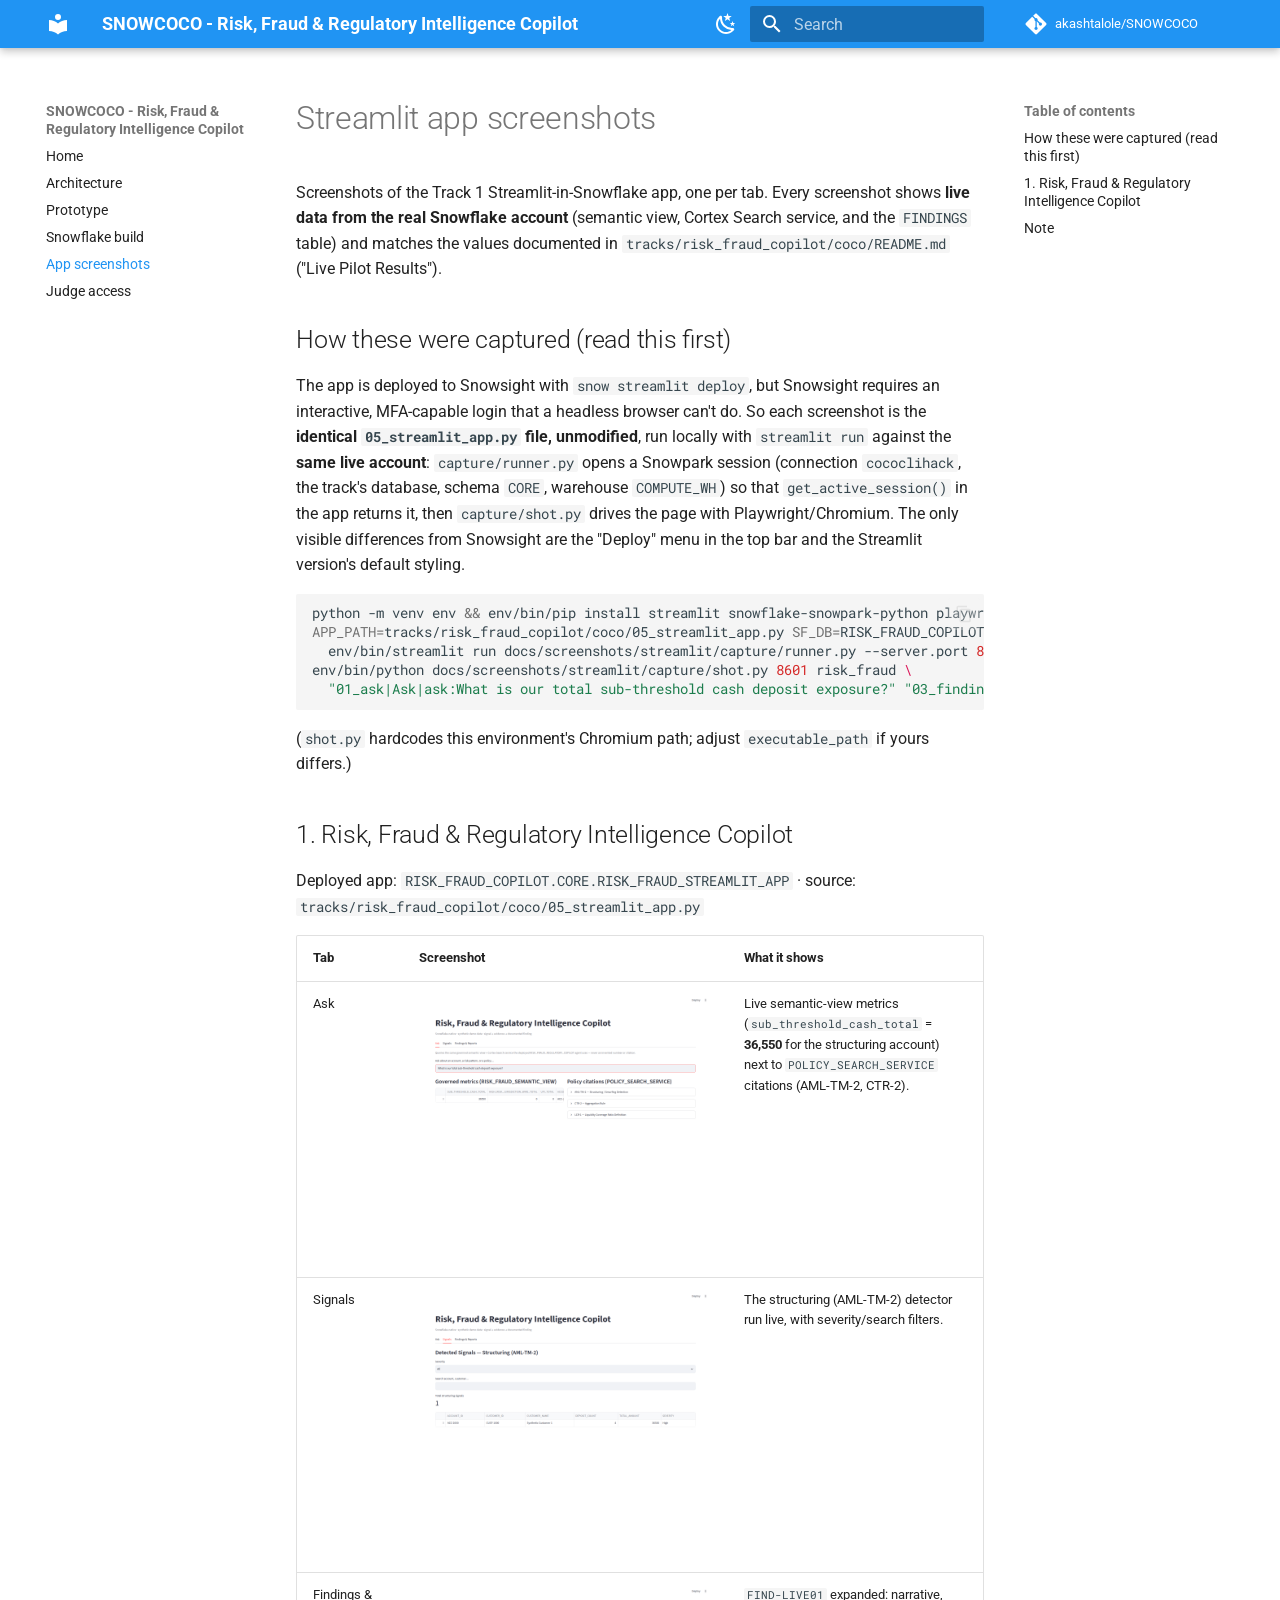
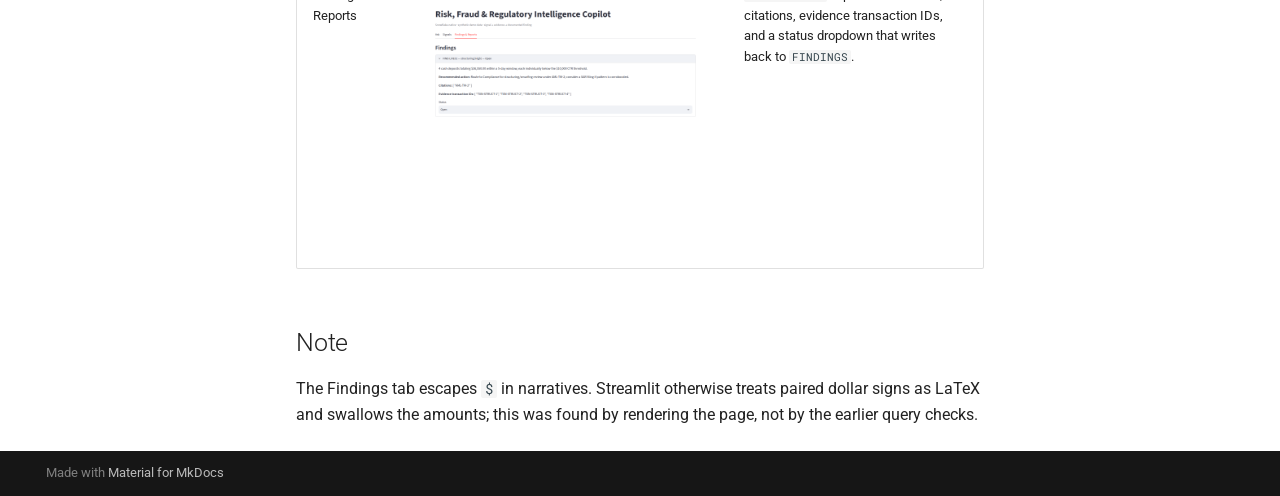
<file: streamlit_screenshots/index.html>
<!doctype html>
<html lang="en" class="no-js">
  <head>
    
      <meta charset="utf-8">
      <meta name="viewport" content="width=device-width,initial-scale=1">
      
        <meta name="description" content="Snowflake CoCo CLI Hackathon 2026 (GCC Edition), Track 1. Cited, audit-ready AML and fraud findings from plain-English questions.">
      
      
      
        <link rel="canonical" href="https://akashtalole.github.io/SNOWCOCO/streamlit_screenshots/">
      
      
        <link rel="prev" href="../snowflake-build/">
      
      
        <link rel="next" href="../judge_access/">
      
      
        
      
      
      <link rel="icon" href="../assets/images/favicon.png">
      <meta name="generator" content="mkdocs-1.6.1, mkdocs-material-9.7.7">
    
    
      
        <title>App screenshots - SNOWCOCO - Risk, Fraud & Regulatory Intelligence Copilot</title>
      
    
    
      <link rel="stylesheet" href="../assets/stylesheets/main.ec1eaa64.min.css">
      
        
        <link rel="stylesheet" href="../assets/stylesheets/palette.ab4e12ef.min.css">
      
      


    
    
      
    
    
      
        
        
        <link rel="preconnect" href="https://fonts.gstatic.com" crossorigin>
        <link rel="stylesheet" href="https://fonts.googleapis.com/css?family=Roboto:300,300i,400,400i,700,700i%7CRoboto+Mono:400,400i,700,700i&display=fallback">
        <style>:root{--md-text-font:"Roboto";--md-code-font:"Roboto Mono"}</style>
      
    
    
    <script>__md_scope=new URL("..",location),__md_hash=e=>[...e].reduce(((e,_)=>(e<<5)-e+_.charCodeAt(0)),0),__md_get=(e,_=localStorage,t=__md_scope)=>JSON.parse(_.getItem(t.pathname+"."+e)),__md_set=(e,_,t=localStorage,a=__md_scope)=>{try{t.setItem(a.pathname+"."+e,JSON.stringify(_))}catch(e){}}</script>
    
      

    
    
  </head>
  
  
    
    
      
    
    
    
    
    <body dir="ltr" data-md-color-scheme="default" data-md-color-primary="blue" data-md-color-accent="cyan">
  
    
    <input class="md-toggle" data-md-toggle="drawer" type="checkbox" id="__drawer" autocomplete="off">
    <input class="md-toggle" data-md-toggle="search" type="checkbox" id="__search" autocomplete="off">
    <label class="md-overlay" for="__drawer"></label>
    <div data-md-component="skip">
      
        
        <a href="#streamlit-app-screenshots" class="md-skip">
          Skip to content
        </a>
      
    </div>
    <div data-md-component="announce">
      
    </div>
    
    
      

  

<header class="md-header md-header--shadow" data-md-component="header">
  <nav class="md-header__inner md-grid" aria-label="Header">
    <a href=".." title="SNOWCOCO - Risk, Fraud &amp; Regulatory Intelligence Copilot" class="md-header__button md-logo" aria-label="SNOWCOCO - Risk, Fraud & Regulatory Intelligence Copilot" data-md-component="logo">
      
  
  <svg xmlns="http://www.w3.org/2000/svg" viewBox="0 0 24 24"><path d="M12 8a3 3 0 0 0 3-3 3 3 0 0 0-3-3 3 3 0 0 0-3 3 3 3 0 0 0 3 3m0 3.54C9.64 9.35 6.5 8 3 8v11c3.5 0 6.64 1.35 9 3.54 2.36-2.19 5.5-3.54 9-3.54V8c-3.5 0-6.64 1.35-9 3.54"/></svg>

    </a>
    <label class="md-header__button md-icon" for="__drawer">
      
      <svg xmlns="http://www.w3.org/2000/svg" viewBox="0 0 24 24"><path d="M3 6h18v2H3zm0 5h18v2H3zm0 5h18v2H3z"/></svg>
    </label>
    <div class="md-header__title" data-md-component="header-title">
      <div class="md-header__ellipsis">
        <div class="md-header__topic">
          <span class="md-ellipsis">
            SNOWCOCO - Risk, Fraud & Regulatory Intelligence Copilot
          </span>
        </div>
        <div class="md-header__topic" data-md-component="header-topic">
          <span class="md-ellipsis">
            
              App screenshots
            
          </span>
        </div>
      </div>
    </div>
    
      
        <form class="md-header__option" data-md-component="palette">
  
    
    
    
    <input class="md-option" data-md-color-media="(prefers-color-scheme: light)" data-md-color-scheme="default" data-md-color-primary="blue" data-md-color-accent="cyan"  aria-label="Switch to dark mode"  type="radio" name="__palette" id="__palette_0">
    
      <label class="md-header__button md-icon" title="Switch to dark mode" for="__palette_1" hidden>
        <svg xmlns="http://www.w3.org/2000/svg" viewBox="0 0 24 24"><path d="m17.75 4.09-2.53 1.94.91 3.06-2.63-1.81-2.63 1.81.91-3.06-2.53-1.94L12.44 4l1.06-3 1.06 3zm3.5 6.91-1.64 1.25.59 1.98-1.7-1.17-1.7 1.17.59-1.98L15.75 11l2.06-.05L18.5 9l.69 1.95zm-2.28 4.95c.83-.08 1.72 1.1 1.19 1.85-.32.45-.66.87-1.08 1.27C15.17 23 8.84 23 4.94 19.07c-3.91-3.9-3.91-10.24 0-14.14.4-.4.82-.76 1.27-1.08.75-.53 1.93.36 1.85 1.19-.27 2.86.69 5.83 2.89 8.02a9.96 9.96 0 0 0 8.02 2.89m-1.64 2.02a12.08 12.08 0 0 1-7.8-3.47c-2.17-2.19-3.33-5-3.49-7.82-2.81 3.14-2.7 7.96.31 10.98 3.02 3.01 7.84 3.12 10.98.31"/></svg>
      </label>
    
  
    
    
    
    <input class="md-option" data-md-color-media="(prefers-color-scheme: dark)" data-md-color-scheme="slate" data-md-color-primary="blue" data-md-color-accent="cyan"  aria-label="Switch to light mode"  type="radio" name="__palette" id="__palette_1">
    
      <label class="md-header__button md-icon" title="Switch to light mode" for="__palette_0" hidden>
        <svg xmlns="http://www.w3.org/2000/svg" viewBox="0 0 24 24"><path d="M12 7a5 5 0 0 1 5 5 5 5 0 0 1-5 5 5 5 0 0 1-5-5 5 5 0 0 1 5-5m0 2a3 3 0 0 0-3 3 3 3 0 0 0 3 3 3 3 0 0 0 3-3 3 3 0 0 0-3-3m0-7 2.39 3.42C13.65 5.15 12.84 5 12 5s-1.65.15-2.39.42zM3.34 7l4.16-.35A7.2 7.2 0 0 0 5.94 8.5c-.44.74-.69 1.5-.83 2.29zm.02 10 1.76-3.77a7.131 7.131 0 0 0 2.38 4.14zM20.65 7l-1.77 3.79a7.02 7.02 0 0 0-2.38-4.15zm-.01 10-4.14.36c.59-.51 1.12-1.14 1.54-1.86.42-.73.69-1.5.83-2.29zM12 22l-2.41-3.44c.74.27 1.55.44 2.41.44.82 0 1.63-.17 2.37-.44z"/></svg>
      </label>
    
  
</form>
      
    
    
      <script>var palette=__md_get("__palette");if(palette&&palette.color){if("(prefers-color-scheme)"===palette.color.media){var media=matchMedia("(prefers-color-scheme: light)"),input=document.querySelector(media.matches?"[data-md-color-media='(prefers-color-scheme: light)']":"[data-md-color-media='(prefers-color-scheme: dark)']");palette.color.media=input.getAttribute("data-md-color-media"),palette.color.scheme=input.getAttribute("data-md-color-scheme"),palette.color.primary=input.getAttribute("data-md-color-primary"),palette.color.accent=input.getAttribute("data-md-color-accent")}for(var[key,value]of Object.entries(palette.color))document.body.setAttribute("data-md-color-"+key,value)}</script>
    
    
    
      
      
        <label class="md-header__button md-icon" for="__search">
          
          <svg xmlns="http://www.w3.org/2000/svg" viewBox="0 0 24 24"><path d="M9.5 3A6.5 6.5 0 0 1 16 9.5c0 1.61-.59 3.09-1.56 4.23l.27.27h.79l5 5-1.5 1.5-5-5v-.79l-.27-.27A6.52 6.52 0 0 1 9.5 16 6.5 6.5 0 0 1 3 9.5 6.5 6.5 0 0 1 9.5 3m0 2C7 5 5 7 5 9.5S7 14 9.5 14 14 12 14 9.5 12 5 9.5 5"/></svg>
        </label>
        <div class="md-search" data-md-component="search" role="dialog">
  <label class="md-search__overlay" for="__search"></label>
  <div class="md-search__inner" role="search">
    <form class="md-search__form" name="search">
      <input type="text" class="md-search__input" name="query" aria-label="Search" placeholder="Search" autocapitalize="off" autocorrect="off" autocomplete="off" spellcheck="false" data-md-component="search-query" required>
      <label class="md-search__icon md-icon" for="__search">
        
        <svg xmlns="http://www.w3.org/2000/svg" viewBox="0 0 24 24"><path d="M9.5 3A6.5 6.5 0 0 1 16 9.5c0 1.61-.59 3.09-1.56 4.23l.27.27h.79l5 5-1.5 1.5-5-5v-.79l-.27-.27A6.52 6.52 0 0 1 9.5 16 6.5 6.5 0 0 1 3 9.5 6.5 6.5 0 0 1 9.5 3m0 2C7 5 5 7 5 9.5S7 14 9.5 14 14 12 14 9.5 12 5 9.5 5"/></svg>
        
        <svg xmlns="http://www.w3.org/2000/svg" viewBox="0 0 24 24"><path d="M20 11v2H8l5.5 5.5-1.42 1.42L4.16 12l7.92-7.92L13.5 5.5 8 11z"/></svg>
      </label>
      <nav class="md-search__options" aria-label="Search">
        
        <button type="reset" class="md-search__icon md-icon" title="Clear" aria-label="Clear" tabindex="-1">
          
          <svg xmlns="http://www.w3.org/2000/svg" viewBox="0 0 24 24"><path d="M19 6.41 17.59 5 12 10.59 6.41 5 5 6.41 10.59 12 5 17.59 6.41 19 12 13.41 17.59 19 19 17.59 13.41 12z"/></svg>
        </button>
      </nav>
      
    </form>
    <div class="md-search__output">
      <div class="md-search__scrollwrap" tabindex="0" data-md-scrollfix>
        <div class="md-search-result" data-md-component="search-result">
          <div class="md-search-result__meta">
            Initializing search
          </div>
          <ol class="md-search-result__list" role="presentation"></ol>
        </div>
      </div>
    </div>
  </div>
</div>
      
    
    
      <div class="md-header__source">
        <a href="https://github.com/akashtalole/SNOWCOCO" title="Go to repository" class="md-source" data-md-component="source">
  <div class="md-source__icon md-icon">
    
    <svg xmlns="http://www.w3.org/2000/svg" viewBox="0 0 448 512"><!--! Font Awesome Free 7.1.0 by @fontawesome - https://fontawesome.com License - https://fontawesome.com/license/free (Icons: CC BY 4.0, Fonts: SIL OFL 1.1, Code: MIT License) Copyright 2025 Fonticons, Inc.--><path d="M439.6 236.1 244 40.5c-5.4-5.5-12.8-8.5-20.4-8.5s-15 3-20.4 8.4L162.5 81l51.5 51.5c27.1-9.1 52.7 16.8 43.4 43.7l49.7 49.7c34.2-11.8 61.2 31 35.5 56.7-26.5 26.5-70.2-2.9-56-37.3L240.3 199v121.9c25.3 12.5 22.3 41.8 9.1 55-6.4 6.4-15.2 10.1-24.3 10.1s-17.8-3.6-24.3-10.1c-17.6-17.6-11.1-46.9 11.2-56v-123c-20.8-8.5-24.6-30.7-18.6-45L142.6 101 8.5 235.1C3 240.6 0 247.9 0 255.5s3 15 8.5 20.4l195.6 195.7c5.4 5.4 12.7 8.4 20.4 8.4s15-3 20.4-8.4l194.7-194.7c5.4-5.4 8.4-12.8 8.4-20.4s-3-15-8.4-20.4"/></svg>
  </div>
  <div class="md-source__repository">
    akashtalole/SNOWCOCO
  </div>
</a>
      </div>
    
  </nav>
  
</header>
    
    <div class="md-container" data-md-component="container">
      
      
        
          
        
      
      <main class="md-main" data-md-component="main">
        <div class="md-main__inner md-grid">
          
            
              
              <div class="md-sidebar md-sidebar--primary" data-md-component="sidebar" data-md-type="navigation" >
                <div class="md-sidebar__scrollwrap">
                  <div class="md-sidebar__inner">
                    



<nav class="md-nav md-nav--primary" aria-label="Navigation" data-md-level="0">
  <label class="md-nav__title" for="__drawer">
    <a href=".." title="SNOWCOCO - Risk, Fraud &amp; Regulatory Intelligence Copilot" class="md-nav__button md-logo" aria-label="SNOWCOCO - Risk, Fraud & Regulatory Intelligence Copilot" data-md-component="logo">
      
  
  <svg xmlns="http://www.w3.org/2000/svg" viewBox="0 0 24 24"><path d="M12 8a3 3 0 0 0 3-3 3 3 0 0 0-3-3 3 3 0 0 0-3 3 3 3 0 0 0 3 3m0 3.54C9.64 9.35 6.5 8 3 8v11c3.5 0 6.64 1.35 9 3.54 2.36-2.19 5.5-3.54 9-3.54V8c-3.5 0-6.64 1.35-9 3.54"/></svg>

    </a>
    SNOWCOCO - Risk, Fraud & Regulatory Intelligence Copilot
  </label>
  
    <div class="md-nav__source">
      <a href="https://github.com/akashtalole/SNOWCOCO" title="Go to repository" class="md-source" data-md-component="source">
  <div class="md-source__icon md-icon">
    
    <svg xmlns="http://www.w3.org/2000/svg" viewBox="0 0 448 512"><!--! Font Awesome Free 7.1.0 by @fontawesome - https://fontawesome.com License - https://fontawesome.com/license/free (Icons: CC BY 4.0, Fonts: SIL OFL 1.1, Code: MIT License) Copyright 2025 Fonticons, Inc.--><path d="M439.6 236.1 244 40.5c-5.4-5.5-12.8-8.5-20.4-8.5s-15 3-20.4 8.4L162.5 81l51.5 51.5c27.1-9.1 52.7 16.8 43.4 43.7l49.7 49.7c34.2-11.8 61.2 31 35.5 56.7-26.5 26.5-70.2-2.9-56-37.3L240.3 199v121.9c25.3 12.5 22.3 41.8 9.1 55-6.4 6.4-15.2 10.1-24.3 10.1s-17.8-3.6-24.3-10.1c-17.6-17.6-11.1-46.9 11.2-56v-123c-20.8-8.5-24.6-30.7-18.6-45L142.6 101 8.5 235.1C3 240.6 0 247.9 0 255.5s3 15 8.5 20.4l195.6 195.7c5.4 5.4 12.7 8.4 20.4 8.4s15-3 20.4-8.4l194.7-194.7c5.4-5.4 8.4-12.8 8.4-20.4s-3-15-8.4-20.4"/></svg>
  </div>
  <div class="md-source__repository">
    akashtalole/SNOWCOCO
  </div>
</a>
    </div>
  
  <ul class="md-nav__list" data-md-scrollfix>
    
      
      
  
  
  
  
    <li class="md-nav__item">
      <a href=".." class="md-nav__link">
        
  
  
  <span class="md-ellipsis">
    
  
    Home
  

    
  </span>
  
  

      </a>
    </li>
  

    
      
      
  
  
  
  
    <li class="md-nav__item">
      <a href="../coco_cli_architecture/" class="md-nav__link">
        
  
  
  <span class="md-ellipsis">
    
  
    Architecture
  

    
  </span>
  
  

      </a>
    </li>
  

    
      
      
  
  
  
  
    <li class="md-nav__item">
      <a href="../prototype/" class="md-nav__link">
        
  
  
  <span class="md-ellipsis">
    
  
    Prototype
  

    
  </span>
  
  

      </a>
    </li>
  

    
      
      
  
  
  
  
    <li class="md-nav__item">
      <a href="../snowflake-build/" class="md-nav__link">
        
  
  
  <span class="md-ellipsis">
    
  
    Snowflake build
  

    
  </span>
  
  

      </a>
    </li>
  

    
      
      
  
  
    
  
  
  
    <li class="md-nav__item md-nav__item--active">
      
      <input class="md-nav__toggle md-toggle" type="checkbox" id="__toc">
      
      
        
      
      
        <label class="md-nav__link md-nav__link--active" for="__toc">
          
  
  
  <span class="md-ellipsis">
    
  
    App screenshots
  

    
  </span>
  
  

          <span class="md-nav__icon md-icon"></span>
        </label>
      
      <a href="./" class="md-nav__link md-nav__link--active">
        
  
  
  <span class="md-ellipsis">
    
  
    App screenshots
  

    
  </span>
  
  

      </a>
      
        

<nav class="md-nav md-nav--secondary" aria-label="Table of contents">
  
  
  
    
  
  
    <label class="md-nav__title" for="__toc">
      <span class="md-nav__icon md-icon"></span>
      Table of contents
    </label>
    <ul class="md-nav__list" data-md-component="toc" data-md-scrollfix>
      
        <li class="md-nav__item">
  <a href="#how-these-were-captured-read-this-first" class="md-nav__link">
    <span class="md-ellipsis">
      
        How these were captured (read this first)
      
    </span>
  </a>
  
</li>
      
        <li class="md-nav__item">
  <a href="#1-risk-fraud-regulatory-intelligence-copilot" class="md-nav__link">
    <span class="md-ellipsis">
      
        1. Risk, Fraud &amp; Regulatory Intelligence Copilot
      
    </span>
  </a>
  
</li>
      
        <li class="md-nav__item">
  <a href="#note" class="md-nav__link">
    <span class="md-ellipsis">
      
        Note
      
    </span>
  </a>
  
</li>
      
    </ul>
  
</nav>
      
    </li>
  

    
      
      
  
  
  
  
    <li class="md-nav__item">
      <a href="../judge_access/" class="md-nav__link">
        
  
  
  <span class="md-ellipsis">
    
  
    Judge access
  

    
  </span>
  
  

      </a>
    </li>
  

    
  </ul>
</nav>
                  </div>
                </div>
              </div>
            
            
              
              <div class="md-sidebar md-sidebar--secondary" data-md-component="sidebar" data-md-type="toc" >
                <div class="md-sidebar__scrollwrap">
                  <div class="md-sidebar__inner">
                    

<nav class="md-nav md-nav--secondary" aria-label="Table of contents">
  
  
  
    
  
  
    <label class="md-nav__title" for="__toc">
      <span class="md-nav__icon md-icon"></span>
      Table of contents
    </label>
    <ul class="md-nav__list" data-md-component="toc" data-md-scrollfix>
      
        <li class="md-nav__item">
  <a href="#how-these-were-captured-read-this-first" class="md-nav__link">
    <span class="md-ellipsis">
      
        How these were captured (read this first)
      
    </span>
  </a>
  
</li>
      
        <li class="md-nav__item">
  <a href="#1-risk-fraud-regulatory-intelligence-copilot" class="md-nav__link">
    <span class="md-ellipsis">
      
        1. Risk, Fraud &amp; Regulatory Intelligence Copilot
      
    </span>
  </a>
  
</li>
      
        <li class="md-nav__item">
  <a href="#note" class="md-nav__link">
    <span class="md-ellipsis">
      
        Note
      
    </span>
  </a>
  
</li>
      
    </ul>
  
</nav>
                  </div>
                </div>
              </div>
            
          
          
            <div class="md-content" data-md-component="content">
              
              <article class="md-content__inner md-typeset">
                
                  



<h1 id="streamlit-app-screenshots">Streamlit app screenshots<a class="headerlink" href="#streamlit-app-screenshots" title="Permanent link">&para;</a></h1>
<p>Screenshots of the Track 1 Streamlit-in-Snowflake app, one per tab. Every screenshot shows
<strong>live data from the real Snowflake account</strong> (semantic view, Cortex Search service, and
the <code>FINDINGS</code> table) and matches the values documented in
<code>tracks/risk_fraud_copilot/coco/README.md</code> ("Live Pilot Results").</p>
<h2 id="how-these-were-captured-read-this-first">How these were captured (read this first)<a class="headerlink" href="#how-these-were-captured-read-this-first" title="Permanent link">&para;</a></h2>
<p>The app is deployed to Snowsight with <code>snow streamlit deploy</code>, but Snowsight requires an
interactive, MFA-capable login that a headless browser can't do. So each screenshot is the
<strong>identical <code>05_streamlit_app.py</code> file, unmodified</strong>, run locally with <code>streamlit run</code> against
the <strong>same live account</strong>: <code>capture/runner.py</code> opens a Snowpark session (connection
<code>cococlihack</code>, the track's database, schema <code>CORE</code>, warehouse <code>COMPUTE_WH</code>) so that
<code>get_active_session()</code> in the app returns it, then <code>capture/shot.py</code> drives the page with
Playwright/Chromium. The only visible differences from Snowsight are the "Deploy" menu in the
top bar and the Streamlit version's default styling.</p>
<div class="highlight"><pre><span></span><code>python<span class="w"> </span>-m<span class="w"> </span>venv<span class="w"> </span>env<span class="w"> </span><span class="o">&amp;&amp;</span><span class="w"> </span>env/bin/pip<span class="w"> </span>install<span class="w"> </span>streamlit<span class="w"> </span>snowflake-snowpark-python<span class="w"> </span>playwright
<span class="nv">APP_PATH</span><span class="o">=</span>tracks/risk_fraud_copilot/coco/05_streamlit_app.py<span class="w"> </span><span class="nv">SF_DB</span><span class="o">=</span>RISK_FRAUD_COPILOT<span class="w"> </span><span class="se">\</span>
<span class="w">  </span>env/bin/streamlit<span class="w"> </span>run<span class="w"> </span>docs/screenshots/streamlit/capture/runner.py<span class="w"> </span>--server.port<span class="w"> </span><span class="m">8601</span><span class="w"> </span>--server.headless<span class="w"> </span><span class="nb">true</span>
env/bin/python<span class="w"> </span>docs/screenshots/streamlit/capture/shot.py<span class="w"> </span><span class="m">8601</span><span class="w"> </span>risk_fraud<span class="w"> </span><span class="se">\</span>
<span class="w">  </span><span class="s2">"01_ask|Ask|ask:What is our total sub-threshold cash deposit exposure?"</span><span class="w"> </span><span class="s2">"03_findings|Findings &amp; Reports|expand"</span>
</code></pre></div>
<p>(<code>shot.py</code> hardcodes this environment's Chromium path; adjust <code>executable_path</code> if yours differs.)</p>
<h2 id="1-risk-fraud-regulatory-intelligence-copilot">1. Risk, Fraud &amp; Regulatory Intelligence Copilot<a class="headerlink" href="#1-risk-fraud-regulatory-intelligence-copilot" title="Permanent link">&para;</a></h2>
<p>Deployed app: <code>RISK_FRAUD_COPILOT.CORE.RISK_FRAUD_STREAMLIT_APP</code> · source: <code>tracks/risk_fraud_copilot/coco/05_streamlit_app.py</code></p>
<table>
<thead>
<tr>
<th>Tab</th>
<th>Screenshot</th>
<th>What it shows</th>
</tr>
</thead>
<tbody>
<tr>
<td>Ask</td>
<td><img alt="" src="../screenshots/streamlit/risk_fraud_01_ask.png" /></td>
<td>Live semantic-view metrics (<code>sub_threshold_cash_total</code> = <strong>36,550</strong> for the structuring account) next to <code>POLICY_SEARCH_SERVICE</code> citations (AML-TM-2, CTR-2).</td>
</tr>
<tr>
<td>Signals</td>
<td><img alt="" src="../screenshots/streamlit/risk_fraud_02_signals.png" /></td>
<td>The structuring (AML-TM-2) detector run live, with severity/search filters.</td>
</tr>
<tr>
<td>Findings &amp; Reports</td>
<td><img alt="" src="../screenshots/streamlit/risk_fraud_03_findings.png" /></td>
<td><code>FIND-LIVE01</code> expanded: narrative, citations, evidence transaction IDs, and a status dropdown that writes back to <code>FINDINGS</code>.</td>
</tr>
</tbody>
</table>
<h2 id="note">Note<a class="headerlink" href="#note" title="Permanent link">&para;</a></h2>
<p>The Findings tab escapes <code>$</code> in narratives. Streamlit otherwise treats paired dollar signs as LaTeX
and swallows the amounts; this was found by rendering the page, not by the earlier query checks.</p>












                
              </article>
            </div>
          
          
<script>var target=document.getElementById(location.hash.slice(1));target&&target.name&&(target.checked=target.name.startsWith("__tabbed_"))</script>
        </div>
        
          <button type="button" class="md-top md-icon" data-md-component="top" hidden>
  
  <svg xmlns="http://www.w3.org/2000/svg" viewBox="0 0 24 24"><path d="M13 20h-2V8l-5.5 5.5-1.42-1.42L12 4.16l7.92 7.92-1.42 1.42L13 8z"/></svg>
  Back to top
</button>
        
      </main>
      
        <footer class="md-footer">
  
  <div class="md-footer-meta md-typeset">
    <div class="md-footer-meta__inner md-grid">
      <div class="md-copyright">
  
  
    Made with
    <a href="https://squidfunk.github.io/mkdocs-material/" target="_blank" rel="noopener">
      Material for MkDocs
    </a>
  
</div>
      
    </div>
  </div>
</footer>
      
    </div>
    <div class="md-dialog" data-md-component="dialog">
      <div class="md-dialog__inner md-typeset"></div>
    </div>
    
    
    
      
      
      <script id="__config" type="application/json">{"annotate": null, "base": "..", "features": ["navigation.sections", "navigation.top", "content.code.copy", "toc.follow"], "search": "../assets/javascripts/workers/search.2c215733.min.js", "tags": null, "translations": {"clipboard.copied": "Copied to clipboard", "clipboard.copy": "Copy to clipboard", "search.result.more.one": "1 more on this page", "search.result.more.other": "# more on this page", "search.result.none": "No matching documents", "search.result.one": "1 matching document", "search.result.other": "# matching documents", "search.result.placeholder": "Type to start searching", "search.result.term.missing": "Missing", "select.version": "Select version"}, "version": null}</script>
    
    
      <script src="../assets/javascripts/bundle.d7400e89.min.js"></script>
      
    
  </body>
</html>
</file>
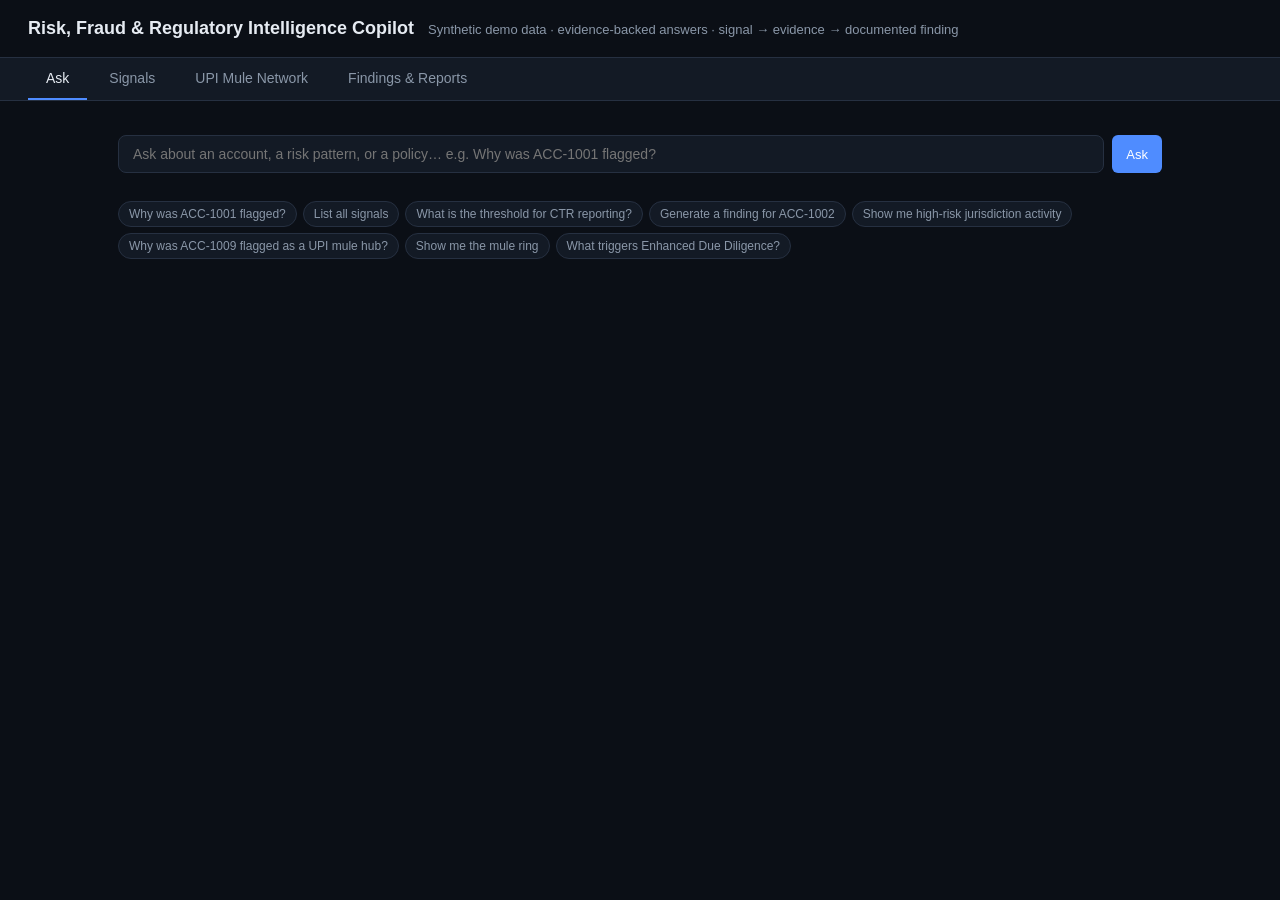
<file: tracks/risk_fraud_copilot/static/index.html>
<!doctype html>
<html lang="en">
<head>
<meta charset="utf-8" />
<meta name="viewport" content="width=device-width, initial-scale=1" />
<title>Risk, Fraud & Regulatory Intelligence Copilot</title>
<link rel="stylesheet" href="style.css" />
</head>
<body>
<header>
  <h1>Risk, Fraud &amp; Regulatory Intelligence Copilot</h1>
  <span class="sub">Synthetic demo data · evidence-backed answers · signal → evidence → documented finding</span>
</header>

<nav class="tabs">
  <button data-tab="ask" class="active">Ask</button>
  <button data-tab="signals">Signals</button>
  <button data-tab="upi">UPI Mule Network</button>
  <button data-tab="findings">Findings &amp; Reports</button>
</nav>

<main>
  <section id="panel-ask" class="panel active">
    <form id="ask-form">
      <input id="ask-input" type="text" autocomplete="off"
             placeholder="Ask about an account, a risk pattern, or a policy… e.g. Why was ACC-1001 flagged?" />
      <button class="btn" type="submit">Ask</button>
    </form>
    <div class="suggestions" id="suggestions"></div>
    <div id="chat-log"></div>
  </section>

  <section id="panel-signals" class="panel">
    <div id="signals-stats" class="stats-strip"></div>
    <div class="toolbar">
      <select id="signals-severity-filter">
        <option value="">All severities</option>
        <option value="High">High</option>
        <option value="Medium">Medium</option>
        <option value="Low">Low</option>
      </select>
      <input id="signals-search" type="text" placeholder="Search account, customer, summary…" />
      <a class="btn secondary" href="/api/signals/export.csv" download>Download CSV</a>
    </div>
    <div id="signals-list"></div>
  </section>

  <section id="panel-upi" class="panel">
    <p class="upi-intro">India's #1 digital-payment fraud pattern: funds are socially engineered
      out of a victim, then rapidly layered through a chain of recruited "mule" accounts on the
      UPI rail before cash-out. <b>Mule Hub</b> detection flags a single account's fan-in/fan-out
      signature; <b>Mule Ring</b> detection is graph-based — it clusters multiple flagged hubs
      that are directly connected into one laundering network, which no single-account rule can see.</p>
    <div id="upi-stats" class="stats-strip"></div>
    <div class="net-legend">
      <span><i class="net-dot hub"></i> Mule hub (tracked account)</span>
      <span><i class="net-dot source"></i> Inbound source VPA</span>
      <span><i class="net-dot cashout"></i> Outbound cash-out VPA</span>
    </div>
    <div id="upi-list"></div>
  </section>

  <section id="panel-findings" class="panel">
    <div class="toolbar">
      <select id="findings-severity-filter">
        <option value="">All severities</option>
        <option value="High">High</option>
        <option value="Medium">Medium</option>
        <option value="Low">Low</option>
      </select>
      <input id="findings-search" type="text" placeholder="Search account, customer, narrative…" />
      <a class="btn secondary" href="/api/findings/export.csv" download>Download CSV</a>
    </div>
    <div id="findings-list"></div>
  </section>
</main>

<script src="app.js"></script>
</body>
</html>
</file>
<file: tracks/risk_fraud_copilot/static/style.css>
:root {
  --bg: #0b0f16;
  --panel: #131a25;
  --panel-2: #1a2330;
  --border: #263041;
  --text: #e6ebf2;
  --muted: #8a97a8;
  --accent: #4f8cff;
  --high: #ef5a5a;
  --medium: #e8a83c;
  --low: #4f8cff;
  --ok: #3ecf8e;
}

* { box-sizing: border-box; }

body {
  margin: 0;
  font-family: -apple-system, BlinkMacSystemFont, "Segoe UI", Roboto, Helvetica, Arial, sans-serif;
  background: var(--bg);
  color: var(--text);
}

header {
  padding: 18px 28px;
  border-bottom: 1px solid var(--border);
  display: flex;
  align-items: baseline;
  gap: 14px;
}

header h1 { font-size: 18px; margin: 0; font-weight: 600; }
header .sub { color: var(--muted); font-size: 13px; }

nav.tabs {
  display: flex;
  gap: 4px;
  padding: 0 28px;
  border-bottom: 1px solid var(--border);
  background: var(--panel);
}

nav.tabs button {
  background: none;
  border: none;
  color: var(--muted);
  padding: 12px 18px;
  font-size: 14px;
  cursor: pointer;
  border-bottom: 2px solid transparent;
}

nav.tabs button.active {
  color: var(--text);
  border-bottom-color: var(--accent);
}

main {
  max-width: 1100px;
  margin: 0 auto;
  padding: 24px 28px 60px;
}

.panel {
  display: none;
}
.panel.active { display: block; }

.badge {
  display: inline-block;
  font-size: 11px;
  font-weight: 600;
  padding: 2px 8px;
  border-radius: 999px;
  text-transform: uppercase;
  letter-spacing: .03em;
}
.badge.High { background: rgba(239,90,90,.15); color: var(--high); }
.badge.Medium { background: rgba(232,168,60,.15); color: var(--medium); }
.badge.Low { background: rgba(79,140,255,.15); color: var(--low); }
.badge.status { background: rgba(255,255,255,.08); color: var(--text); }

.card {
  background: var(--panel);
  border: 1px solid var(--border);
  border-radius: 10px;
  padding: 16px 18px;
  margin-bottom: 14px;
}

.card h3 { margin: 0 0 6px; font-size: 15px; }
.card .meta { color: var(--muted); font-size: 12px; margin-bottom: 8px; }
.card .summary { font-size: 14px; line-height: 1.5; }

.cite-list { margin-top: 10px; display: flex; flex-wrap: wrap; gap: 6px; }
.cite-chip {
  font-size: 11px;
  background: var(--panel-2);
  border: 1px solid var(--border);
  padding: 3px 8px;
  border-radius: 6px;
  color: var(--accent);
  cursor: help;
}

.row-actions { margin-top: 10px; display: flex; gap: 8px; }

button.btn {
  background: var(--accent);
  color: #fff;
  border: none;
  border-radius: 6px;
  padding: 7px 14px;
  font-size: 13px;
  cursor: pointer;
}
button.btn.secondary {
  background: var(--panel-2);
  color: var(--text);
  border: 1px solid var(--border);
}
button.btn:disabled { opacity: .5; cursor: default; }

#ask-form {
  display: flex;
  gap: 8px;
  margin-bottom: 18px;
  position: sticky;
  top: 0;
  background: var(--bg);
  padding: 10px 0;
}
#ask-input {
  flex: 1;
  background: var(--panel);
  border: 1px solid var(--border);
  color: var(--text);
  border-radius: 8px;
  padding: 10px 14px;
  font-size: 14px;
}
#ask-input:focus { outline: 1px solid var(--accent); }

.suggestions { display: flex; flex-wrap: wrap; gap: 6px; margin-bottom: 18px; }
.suggestion {
  font-size: 12px;
  color: var(--muted);
  background: var(--panel);
  border: 1px solid var(--border);
  padding: 5px 10px;
  border-radius: 999px;
  cursor: pointer;
}
.suggestion:hover { color: var(--text); border-color: var(--accent); }

.chat-turn { margin-bottom: 22px; }
.chat-q { font-size: 14px; color: var(--muted); margin-bottom: 6px; }
.chat-q b { color: var(--text); }
.chat-mode { font-size: 11px; color: var(--muted); margin-top: 4px; }

table { width: 100%; border-collapse: collapse; font-size: 13px; }
th, td { text-align: left; padding: 8px 10px; border-bottom: 1px solid var(--border); }
th { color: var(--muted); font-weight: 500; font-size: 12px; }

pre.markdown-report {
  white-space: pre-wrap;
  background: var(--panel-2);
  border: 1px solid var(--border);
  border-radius: 8px;
  padding: 14px;
  font-size: 12.5px;
  line-height: 1.5;
  max-height: 480px;
  overflow: auto;
}

.empty { color: var(--muted); font-size: 13px; padding: 20px 0; }

select.status-select {
  background: var(--panel-2);
  color: var(--text);
  border: 1px solid var(--border);
  border-radius: 6px;
  padding: 4px 8px;
  font-size: 12px;
}

/* ---------- Toolbar (filters + search + export) ---------- */
.toolbar {
  display: flex;
  align-items: center;
  gap: 10px;
  margin-bottom: 16px;
  flex-wrap: wrap;
}
.toolbar select,
.toolbar input[type="text"] {
  background: var(--panel);
  color: var(--text);
  border: 1px solid var(--border);
  border-radius: 6px;
  padding: 7px 10px;
  font-size: 13px;
}
.toolbar input[type="text"] {
  flex: 1;
  min-width: 180px;
}
.toolbar select:focus,
.toolbar input[type="text"]:focus { outline: 1px solid var(--accent); }
a.btn.secondary {
  text-decoration: none;
  display: inline-block;
}

/* ---------- Stats strip (severity bars) ---------- */
.stats-strip {
  display: flex;
  flex-direction: column;
  gap: 6px;
  background: var(--panel);
  border: 1px solid var(--border);
  border-radius: 10px;
  padding: 14px 16px;
  margin-bottom: 16px;
}
.stat-row {
  display: grid;
  grid-template-columns: 70px 1fr 40px;
  align-items: center;
  gap: 10px;
  font-size: 12px;
}
.stat-row .stat-label { color: var(--muted); }
.stat-row .stat-count { text-align: right; color: var(--text); }
.stat-bar-track {
  background: var(--panel-2);
  border-radius: 999px;
  height: 8px;
  overflow: hidden;
}
.stat-bar-fill {
  height: 100%;
  border-radius: 999px;
}
.stat-bar-fill.High { background: var(--high); }
.stat-bar-fill.Medium { background: var(--medium); }
.stat-bar-fill.Low { background: var(--low); }

/* ---------- Status history timeline ---------- */
.history-timeline {
  margin-top: 12px;
  border-top: 1px solid var(--border);
  padding-top: 10px;
}
.history-timeline h4, .notes-section h4 {
  margin: 0 0 8px;
  font-size: 12px;
  color: var(--muted);
  text-transform: uppercase;
  letter-spacing: .03em;
}
.history-item {
  font-size: 12.5px;
  padding: 5px 0;
  border-bottom: 1px dashed var(--border);
  color: var(--text);
}
.history-item:last-child { border-bottom: none; }
.history-item .history-at { color: var(--muted); margin-right: 6px; }

/* ---------- Notes ---------- */
.notes-section {
  margin-top: 12px;
  border-top: 1px solid var(--border);
  padding-top: 10px;
}
.note-item {
  font-size: 12.5px;
  padding: 6px 0;
  border-bottom: 1px dashed var(--border);
}
.note-item:last-child { border-bottom: none; }
.note-item .note-meta { color: var(--muted); font-size: 11px; margin-bottom: 2px; }
.note-add-row {
  display: flex;
  gap: 8px;
  margin-top: 10px;
}
.note-add-row input[type="text"] {
  flex: 1;
  background: var(--panel-2);
  color: var(--text);
  border: 1px solid var(--border);
  border-radius: 6px;
  padding: 7px 10px;
  font-size: 13px;
}

/* ---------- UPI Mule Network ---------- */
.upi-intro {
  color: var(--muted);
  font-size: 13px;
  line-height: 1.6;
  max-width: 900px;
  margin: 0 0 16px;
}
.upi-intro b { color: var(--text); }

.net-legend {
  display: flex;
  gap: 18px;
  margin-bottom: 16px;
  font-size: 12px;
  color: var(--muted);
  flex-wrap: wrap;
}
.net-legend span { display: inline-flex; align-items: center; gap: 6px; }
.net-dot {
  display: inline-block;
  width: 10px;
  height: 10px;
  border-radius: 50%;
}
.net-dot.hub { background: var(--high); }
.net-dot.source { background: var(--low); }
.net-dot.cashout { background: var(--medium); }

.network-container {
  margin: 14px 0;
  background: var(--panel-2);
  border: 1px solid var(--border);
  border-radius: 8px;
  padding: 8px;
}
.network-svg {
  width: 100%;
  height: auto;
  display: block;
}
.net-node-hub circle { fill: var(--high); stroke: #fff; stroke-opacity: .2; stroke-width: 1.5; }
.net-node-source circle { fill: var(--low); opacity: .85; }
.net-node-cashout circle { fill: var(--medium); opacity: .85; }
.net-node circle { cursor: default; }
.net-label {
  fill: var(--text);
  font-size: 11px;
  font-weight: 600;
}
.net-edge {
  stroke-width: 1.4;
  opacity: .55;
}
.net-edge.edge-in { stroke: var(--low); }
.net-edge.edge-out { stroke: var(--high); }
.arrowhead-in { fill: var(--low); }
.arrowhead-out { fill: var(--high); }
</file>
<file: assets/stylesheets/main.ec1eaa64.min.css>
@charset "UTF-8";html{-webkit-text-size-adjust:none;-moz-text-size-adjust:none;text-size-adjust:none;box-sizing:border-box}*,:after,:before{box-sizing:inherit}@media (prefers-reduced-motion){*,:after,:before{transition:none!important}}body{margin:0}a,button,input,label{-webkit-tap-highlight-color:transparent}a{color:inherit;text-decoration:none}hr{border:0;box-sizing:initial;display:block;height:.05rem;overflow:visible;padding:0}small{font-size:80%}sub,sup{line-height:1em}img{border-style:none}table{border-collapse:initial;border-spacing:0}td,th{font-weight:400;vertical-align:top}button{background:#0000;border:0;font-family:inherit;font-size:inherit;margin:0;padding:0}input{border:0;outline:none}:root{--md-primary-fg-color:#4051b5;--md-primary-fg-color--light:#5d6cc0;--md-primary-fg-color--dark:#303fa1;--md-primary-bg-color:#fff;--md-primary-bg-color--light:#ffffffb3;--md-accent-fg-color:#526cfe;--md-accent-fg-color--transparent:#526cfe1a;--md-accent-bg-color:#fff;--md-accent-bg-color--light:#ffffffb3}[data-md-color-scheme=default]{color-scheme:light}[data-md-color-scheme=default] img[src$="#gh-dark-mode-only"],[data-md-color-scheme=default] img[src$="#only-dark"]{display:none}:root,[data-md-color-scheme=default]{--md-hue:225deg;--md-default-fg-color:#000000de;--md-default-fg-color--light:#0000008a;--md-default-fg-color--lighter:#00000052;--md-default-fg-color--lightest:#00000012;--md-default-bg-color:#fff;--md-default-bg-color--light:#ffffffb3;--md-default-bg-color--lighter:#ffffff4d;--md-default-bg-color--lightest:#ffffff1f;--md-code-fg-color:#36464e;--md-code-bg-color:#f5f5f5;--md-code-bg-color--light:#f5f5f5b3;--md-code-bg-color--lighter:#f5f5f54d;--md-code-hl-color:#4287ff;--md-code-hl-color--light:#4287ff1a;--md-code-hl-number-color:#d52a2a;--md-code-hl-special-color:#db1457;--md-code-hl-function-color:#a846b9;--md-code-hl-constant-color:#6e59d9;--md-code-hl-keyword-color:#3f6ec6;--md-code-hl-string-color:#1c7d4d;--md-code-hl-name-color:var(--md-code-fg-color);--md-code-hl-operator-color:var(--md-default-fg-color--light);--md-code-hl-punctuation-color:var(--md-default-fg-color--light);--md-code-hl-comment-color:var(--md-default-fg-color--light);--md-code-hl-generic-color:var(--md-default-fg-color--light);--md-code-hl-variable-color:var(--md-default-fg-color--light);--md-typeset-color:var(--md-default-fg-color);--md-typeset-a-color:var(--md-primary-fg-color);--md-typeset-del-color:#f5503d26;--md-typeset-ins-color:#0bd57026;--md-typeset-kbd-color:#fafafa;--md-typeset-kbd-accent-color:#fff;--md-typeset-kbd-border-color:#b8b8b8;--md-typeset-mark-color:#ffff0080;--md-typeset-table-color:#0000001f;--md-typeset-table-color--light:rgba(0,0,0,.035);--md-admonition-fg-color:var(--md-default-fg-color);--md-admonition-bg-color:var(--md-default-bg-color);--md-warning-fg-color:#000000de;--md-warning-bg-color:#ff9;--md-footer-fg-color:#fff;--md-footer-fg-color--light:#ffffffb3;--md-footer-fg-color--lighter:#ffffff73;--md-footer-bg-color:#000000de;--md-footer-bg-color--dark:#00000052;--md-shadow-z1:0 0.2rem 0.5rem #0000000d,0 0 0.05rem #0000001a;--md-shadow-z2:0 0.2rem 0.5rem #0000001a,0 0 0.05rem #00000040;--md-shadow-z3:0 0.2rem 0.5rem #0003,0 0 0.05rem #00000059}.md-icon svg{fill:currentcolor;display:block;height:1.2rem;width:1.2rem}body{-webkit-font-smoothing:antialiased;-moz-osx-font-smoothing:grayscale;--md-text-font-family:var(--md-text-font,_),-apple-system,BlinkMacSystemFont,Helvetica,Arial,sans-serif;--md-code-font-family:var(--md-code-font,_),SFMono-Regular,Consolas,Menlo,monospace}aside,body,input{font-feature-settings:"kern","liga";color:var(--md-typeset-color);font-family:var(--md-text-font-family)}code,kbd,pre{font-feature-settings:"kern";font-family:var(--md-code-font-family)}:root{--md-typeset-table-sort-icon:url('data:image/svg+xml;charset=utf-8,<svg xmlns="http://www.w3.org/2000/svg" viewBox="0 0 24 24"><path d="m18 21-4-4h3V7h-3l4-4 4 4h-3v10h3M2 19v-2h10v2M2 13v-2h7v2M2 7V5h4v2z"/></svg>');--md-typeset-table-sort-icon--asc:url('data:image/svg+xml;charset=utf-8,<svg xmlns="http://www.w3.org/2000/svg" viewBox="0 0 24 24"><path d="M19 17h3l-4 4-4-4h3V3h2M2 17h10v2H2M6 5v2H2V5m0 6h7v2H2z"/></svg>');--md-typeset-table-sort-icon--desc:url('data:image/svg+xml;charset=utf-8,<svg xmlns="http://www.w3.org/2000/svg" viewBox="0 0 24 24"><path d="M19 7h3l-4-4-4 4h3v14h2M2 17h10v2H2M6 5v2H2V5m0 6h7v2H2z"/></svg>')}.md-typeset{-webkit-print-color-adjust:exact;color-adjust:exact;font-size:.8rem;line-height:1.6;overflow-wrap:break-word}@media print{.md-typeset{font-size:.68rem}}.md-typeset blockquote,.md-typeset dl,.md-typeset figure,.md-typeset ol,.md-typeset pre,.md-typeset ul{margin-bottom:1em;margin-top:1em}.md-typeset h1{color:var(--md-default-fg-color--light);font-size:2em;line-height:1.3;margin:0 0 1.25em}.md-typeset h1,.md-typeset h2{font-weight:300;letter-spacing:-.01em}.md-typeset h2{font-size:1.5625em;line-height:1.4;margin:1.6em 0 .64em}.md-typeset h3{font-size:1.25em;font-weight:400;letter-spacing:-.01em;line-height:1.5;margin:1.6em 0 .8em}.md-typeset h2+h3{margin-top:.8em}.md-typeset h4{font-weight:700;letter-spacing:-.01em;margin:1em 0}.md-typeset h5,.md-typeset h6{color:var(--md-default-fg-color--light);font-size:.8em;font-weight:700;letter-spacing:-.01em;margin:1.25em 0}.md-typeset h5{text-transform:uppercase}.md-typeset h5 code{text-transform:none}.md-typeset hr{border-bottom:.05rem solid var(--md-default-fg-color--lightest);display:flow-root;margin:1.5em 0}.md-typeset a{color:var(--md-typeset-a-color);word-break:break-word}.md-typeset a,.md-typeset a:before{transition:color 125ms}.md-typeset a:focus,.md-typeset a:hover{color:var(--md-accent-fg-color)}.md-typeset a:focus code,.md-typeset a:hover code{background-color:var(--md-accent-fg-color--transparent);color:var(--md-accent-fg-color)}.md-typeset a code{color:var(--md-typeset-a-color)}.md-typeset a.focus-visible{outline-color:var(--md-accent-fg-color);outline-offset:.2rem}.md-typeset code,.md-typeset kbd,.md-typeset pre{color:var(--md-code-fg-color);direction:ltr;font-variant-ligatures:none;transition:background-color 125ms}@media print{.md-typeset code,.md-typeset kbd,.md-typeset pre{white-space:pre-wrap}}.md-typeset code{background-color:var(--md-code-bg-color);border-radius:.1rem;-webkit-box-decoration-break:clone;box-decoration-break:clone;font-size:.85em;padding:0 .2941176471em;transition:color 125ms,background-color 125ms;word-break:break-word}.md-typeset code:not(.focus-visible){-webkit-tap-highlight-color:transparent;outline:none}.md-typeset pre{display:flow-root;line-height:1.4;position:relative}.md-typeset pre>code{-webkit-box-decoration-break:slice;box-decoration-break:slice;box-shadow:none;display:block;margin:0;outline-color:var(--md-accent-fg-color);overflow:auto;padding:.7720588235em 1.1764705882em;scrollbar-color:var(--md-default-fg-color--lighter) #0000;scrollbar-width:thin;touch-action:auto;word-break:normal}.md-typeset pre>code:hover{scrollbar-color:var(--md-accent-fg-color) #0000}.md-typeset pre>code::-webkit-scrollbar{height:.2rem;width:.2rem}.md-typeset pre>code::-webkit-scrollbar-thumb{background-color:var(--md-default-fg-color--lighter)}.md-typeset pre>code::-webkit-scrollbar-thumb:hover{background-color:var(--md-accent-fg-color)}.md-typeset kbd{background-color:var(--md-typeset-kbd-color);border-radius:.1rem;box-shadow:0 .1rem 0 .05rem var(--md-typeset-kbd-border-color),0 .1rem 0 var(--md-typeset-kbd-border-color),0 -.1rem .2rem var(--md-typeset-kbd-accent-color) inset;color:var(--md-default-fg-color);display:inline-block;font-size:.75em;padding:0 .6666666667em;vertical-align:text-top;word-break:break-word}.md-typeset mark{background-color:var(--md-typeset-mark-color);-webkit-box-decoration-break:clone;box-decoration-break:clone;color:inherit;word-break:break-word}.md-typeset abbr{cursor:help;text-decoration:none}.md-typeset [data-preview],.md-typeset abbr{border-bottom:.05rem dotted var(--md-default-fg-color--light)}.md-typeset small{opacity:.75}[dir=ltr] .md-typeset sub,[dir=ltr] .md-typeset sup{margin-left:.078125em}[dir=rtl] .md-typeset sub,[dir=rtl] .md-typeset sup{margin-right:.078125em}[dir=ltr] .md-typeset blockquote{padding-left:.6rem}[dir=rtl] .md-typeset blockquote{padding-right:.6rem}[dir=ltr] .md-typeset blockquote{border-left:.2rem solid var(--md-default-fg-color--lighter)}[dir=rtl] .md-typeset blockquote{border-right:.2rem solid var(--md-default-fg-color--lighter)}.md-typeset blockquote{color:var(--md-default-fg-color--light);margin-left:0;margin-right:0}.md-typeset ul{list-style-type:disc}.md-typeset ul[type]{list-style-type:revert-layer}[dir=ltr] .md-typeset ol,[dir=ltr] .md-typeset ul{margin-left:.625em}[dir=rtl] .md-typeset ol,[dir=rtl] .md-typeset ul{margin-right:.625em}.md-typeset ol,.md-typeset ul{padding:0}.md-typeset ol:not([hidden]),.md-typeset ul:not([hidden]){display:flow-root}.md-typeset ol ol,.md-typeset ul ol{list-style-type:lower-alpha}.md-typeset ol ol ol,.md-typeset ul ol ol{list-style-type:lower-roman}.md-typeset ol ol ol ol,.md-typeset ul ol ol ol{list-style-type:upper-alpha}.md-typeset ol ol ol ol ol,.md-typeset ul ol ol ol ol{list-style-type:upper-roman}.md-typeset ol[type],.md-typeset ul[type]{list-style-type:revert-layer}[dir=ltr] .md-typeset ol li,[dir=ltr] .md-typeset ul li{margin-left:1.25em}[dir=rtl] .md-typeset ol li,[dir=rtl] .md-typeset ul li{margin-right:1.25em}.md-typeset ol li,.md-typeset ul li{margin-bottom:.5em}.md-typeset ol li blockquote,.md-typeset ol li p,.md-typeset ul li blockquote,.md-typeset ul li p{margin:.5em 0}.md-typeset ol li:last-child,.md-typeset ul li:last-child{margin-bottom:0}[dir=ltr] .md-typeset ol li ol,[dir=ltr] .md-typeset ol li ul,[dir=ltr] .md-typeset ul li ol,[dir=ltr] .md-typeset ul li ul{margin-left:.625em}[dir=rtl] .md-typeset ol li ol,[dir=rtl] .md-typeset ol li ul,[dir=rtl] .md-typeset ul li ol,[dir=rtl] .md-typeset ul li ul{margin-right:.625em}.md-typeset ol li ol,.md-typeset ol li ul,.md-typeset ul li ol,.md-typeset ul li ul{margin-bottom:.5em;margin-top:.5em}[dir=ltr] .md-typeset dd{margin-left:1.875em}[dir=rtl] .md-typeset dd{margin-right:1.875em}.md-typeset dd{margin-bottom:1.5em;margin-top:1em}.md-typeset img,.md-typeset svg,.md-typeset video{height:auto;max-width:100%}.md-typeset img[align=left]{margin:1em 1em 1em 0}.md-typeset img[align=right]{margin:1em 0 1em 1em}.md-typeset img[align]:only-child{margin-top:0}.md-typeset figure{display:flow-root;margin:1em auto;max-width:100%;text-align:center;width:fit-content}.md-typeset figure img{display:block;margin:0 auto}.md-typeset figcaption{font-style:italic;margin:1em auto;max-width:24rem}.md-typeset iframe{max-width:100%}.md-typeset table:not([class]){background-color:var(--md-default-bg-color);border:.05rem solid var(--md-typeset-table-color);border-radius:.1rem;display:inline-block;font-size:.64rem;max-width:100%;overflow:auto;touch-action:auto}@media print{.md-typeset table:not([class]){display:table}}.md-typeset table:not([class])+*{margin-top:1.5em}.md-typeset table:not([class]) td>:first-child,.md-typeset table:not([class]) th>:first-child{margin-top:0}.md-typeset table:not([class]) td>:last-child,.md-typeset table:not([class]) th>:last-child{margin-bottom:0}.md-typeset table:not([class]) td:not([align]),.md-typeset table:not([class]) th:not([align]){text-align:left}[dir=rtl] .md-typeset table:not([class]) td:not([align]),[dir=rtl] .md-typeset table:not([class]) th:not([align]){text-align:right}.md-typeset table:not([class]) th{font-weight:700;min-width:5rem;padding:.9375em 1.25em;vertical-align:top}.md-typeset table:not([class]) td{border-top:.05rem solid var(--md-typeset-table-color);padding:.9375em 1.25em;vertical-align:top}.md-typeset table:not([class]) tbody tr{transition:background-color 125ms}.md-typeset table:not([class]) tbody tr:hover{background-color:var(--md-typeset-table-color--light);box-shadow:0 .05rem 0 var(--md-default-bg-color) inset}.md-typeset table:not([class]) a{word-break:normal}.md-typeset table th[role=columnheader]{cursor:pointer}[dir=ltr] .md-typeset table th[role=columnheader]:after{margin-left:.5em}[dir=rtl] .md-typeset table th[role=columnheader]:after{margin-right:.5em}.md-typeset table th[role=columnheader]:after{content:"";display:inline-block;height:1.2em;-webkit-mask-image:var(--md-typeset-table-sort-icon);mask-image:var(--md-typeset-table-sort-icon);-webkit-mask-repeat:no-repeat;mask-repeat:no-repeat;-webkit-mask-size:contain;mask-size:contain;transition:background-color 125ms;vertical-align:text-bottom;width:1.2em}.md-typeset table th[role=columnheader]:hover:after{background-color:var(--md-default-fg-color--lighter)}.md-typeset table th[role=columnheader][aria-sort=ascending]:after{background-color:var(--md-default-fg-color--light);-webkit-mask-image:var(--md-typeset-table-sort-icon--asc);mask-image:var(--md-typeset-table-sort-icon--asc)}.md-typeset table th[role=columnheader][aria-sort=descending]:after{background-color:var(--md-default-fg-color--light);-webkit-mask-image:var(--md-typeset-table-sort-icon--desc);mask-image:var(--md-typeset-table-sort-icon--desc)}.md-typeset__scrollwrap{margin:1em -.8rem;overflow-x:auto;touch-action:auto}.md-typeset__table{display:inline-block;margin-bottom:.5em;padding:0 .8rem}@media print{.md-typeset__table{display:block}}html .md-typeset__table table{display:table;margin:0;overflow:hidden;width:100%}@media screen and (max-width:44.984375em){.md-content__inner>pre{margin:1em -.8rem}.md-content__inner>pre code{border-radius:0}}.md-typeset .md-author{border-radius:100%;display:block;flex-shrink:0;height:1.6rem;overflow:hidden;position:relative;transition:color 125ms,transform 125ms;width:1.6rem}.md-typeset .md-author img{display:block}.md-typeset .md-author--more{background:var(--md-default-fg-color--lightest);color:var(--md-default-fg-color--lighter);font-size:.6rem;font-weight:700;line-height:1.6rem;text-align:center}.md-typeset .md-author--long{height:2.4rem;width:2.4rem}.md-typeset a.md-author{transform:scale(1)}.md-typeset a.md-author img{border-radius:100%;filter:grayscale(100%) opacity(75%);transition:filter 125ms}.md-typeset a.md-author:focus,.md-typeset a.md-author:hover{transform:scale(1.1);z-index:1}.md-typeset a.md-author:focus img,.md-typeset a.md-author:hover img{filter:grayscale(0)}.md-banner{background-color:var(--md-footer-bg-color);color:var(--md-footer-fg-color);overflow:auto}@media print{.md-banner{display:none}}.md-banner--warning{background-color:var(--md-warning-bg-color);color:var(--md-warning-fg-color)}.md-banner__inner{font-size:.7rem;margin:.6rem auto;padding:0 .8rem}[dir=ltr] .md-banner__button{float:right}[dir=rtl] .md-banner__button{float:left}.md-banner__button{color:inherit;cursor:pointer;transition:opacity .25s}.no-js .md-banner__button{display:none}.md-banner__button:hover{opacity:.7}html{font-size:125%;height:100%;overflow-x:hidden}@media screen and (min-width:100em){html{font-size:137.5%}}@media screen and (min-width:125em){html{font-size:150%}}body{background-color:var(--md-default-bg-color);display:flex;flex-direction:column;font-size:.5rem;min-height:100%;position:relative;width:100%}@media print{body{display:block}}@media screen and (max-width:59.984375em){body[data-md-scrolllock]{position:fixed}}.md-grid{margin-left:auto;margin-right:auto;max-width:61rem}.md-container{display:flex;flex-direction:column;flex-grow:1}@media print{.md-container{display:block}}.md-main{flex-grow:1}.md-main__inner{display:flex;height:100%;margin-top:1.5rem}.md-ellipsis{overflow:hidden;text-overflow:ellipsis}.md-toggle{display:none}.md-option{height:0;opacity:0;position:absolute;width:0}.md-option:checked+label:not([hidden]){display:block}.md-option.focus-visible+label{outline-color:var(--md-accent-fg-color);outline-style:auto}.md-skip{background-color:var(--md-default-fg-color);border-radius:.1rem;color:var(--md-default-bg-color);font-size:.64rem;margin:.5rem;opacity:0;outline-color:var(--md-accent-fg-color);padding:.3rem .5rem;position:fixed;transform:translateY(.4rem);z-index:-1}.md-skip:focus{opacity:1;transform:translateY(0);transition:transform .25s cubic-bezier(.4,0,.2,1),opacity 175ms 75ms;z-index:10}@page{margin:25mm}:root{--md-clipboard-icon:url('data:image/svg+xml;charset=utf-8,<svg xmlns="http://www.w3.org/2000/svg" viewBox="0 0 24 24"><path d="M19 21H8V7h11m0-2H8a2 2 0 0 0-2 2v14a2 2 0 0 0 2 2h11a2 2 0 0 0 2-2V7a2 2 0 0 0-2-2m-3-4H4a2 2 0 0 0-2 2v14h2V3h12z"/></svg>')}.md-clipboard{border-radius:.1rem;color:var(--md-default-fg-color--lightest);cursor:pointer;height:1.5em;outline-color:var(--md-accent-fg-color);outline-offset:.1rem;transition:color .25s;width:1.5em;z-index:1}@media print{.md-clipboard{display:none}}.md-clipboard:not(.focus-visible){-webkit-tap-highlight-color:transparent;outline:none}:hover>.md-clipboard{color:var(--md-default-fg-color--light)}.md-clipboard:focus,.md-clipboard:hover{color:var(--md-accent-fg-color)}.md-clipboard:after{background-color:currentcolor;content:"";display:block;height:1.125em;margin:0 auto;-webkit-mask-image:var(--md-clipboard-icon);mask-image:var(--md-clipboard-icon);-webkit-mask-position:center;mask-position:center;-webkit-mask-repeat:no-repeat;mask-repeat:no-repeat;-webkit-mask-size:contain;mask-size:contain;width:1.125em}.md-clipboard--inline{cursor:pointer}.md-clipboard--inline code{transition:color .25s,background-color .25s}.md-clipboard--inline:focus code,.md-clipboard--inline:hover code{background-color:var(--md-accent-fg-color--transparent);color:var(--md-accent-fg-color)}:root{--md-code-select-icon:url('data:image/svg+xml;charset=utf-8,<svg xmlns="http://www.w3.org/2000/svg" viewBox="0 0 24 24"><path d="M19 19h-4v2h4c1.1 0 2-.9 2-2v-4h-2m0-12h-4v2h4v4h2V5c0-1.1-.9-2-2-2M5 5h4V3H5c-1.1 0-2 .9-2 2v4h2m0 6H3v4c0 1.1.9 2 2 2h4v-2H5zm2-4h2v2H7zm4 0h2v2h-2zm4 0h2v2h-2zM7 7h2v2H7zm4 0h2v2h-2zm4 0h2v2h-2zm-8 8h2v2H7zm4 0h2v2h-2zm4 0h2v2h-2z"/></svg>');--md-code-copy-icon:url('data:image/svg+xml;charset=utf-8,<svg xmlns="http://www.w3.org/2000/svg" viewBox="0 0 24 24"><path d="M19 21H8V7h11m0-2H8a2 2 0 0 0-2 2v14a2 2 0 0 0 2 2h11a2 2 0 0 0 2-2V7a2 2 0 0 0-2-2m-3-4H4a2 2 0 0 0-2 2v14h2V3h12z"/></svg>')}.md-typeset .md-code__content{display:grid}.md-code__nav{background-color:var(--md-code-bg-color--lighter);border-radius:.1rem;display:flex;gap:.2rem;padding:.2rem;position:absolute;right:.25em;top:.25em;transition:background-color .25s;z-index:1}:hover>.md-code__nav{background-color:var(--md-code-bg-color--light)}.md-code__button{color:var(--md-default-fg-color--lightest);cursor:pointer;display:block;height:1.5em;outline-color:var(--md-accent-fg-color);outline-offset:.1rem;transition:color .25s;width:1.5em}:hover>*>.md-code__button{color:var(--md-default-fg-color--light)}.md-code__button.focus-visible,.md-code__button:hover{color:var(--md-accent-fg-color)}.md-code__button--active{color:var(--md-default-fg-color)!important}.md-code__button:after{background-color:currentcolor;content:"";display:block;height:1.125em;margin:0 auto;-webkit-mask-position:center;mask-position:center;-webkit-mask-repeat:no-repeat;mask-repeat:no-repeat;-webkit-mask-size:contain;mask-size:contain;width:1.125em}.md-code__button[data-md-type=select]:after{-webkit-mask-image:var(--md-code-select-icon);mask-image:var(--md-code-select-icon)}.md-code__button[data-md-type=copy]:after{-webkit-mask-image:var(--md-code-copy-icon);mask-image:var(--md-code-copy-icon)}@keyframes consent{0%{opacity:0;transform:translateY(100%)}to{opacity:1;transform:translateY(0)}}@keyframes overlay{0%{opacity:0}to{opacity:1}}.md-consent__overlay{animation:overlay .25s both;-webkit-backdrop-filter:blur(.1rem);backdrop-filter:blur(.1rem);background-color:#0000008a;height:100%;opacity:1;position:fixed;top:0;width:100%;z-index:5}.md-consent__inner{animation:consent .5s cubic-bezier(.1,.7,.1,1) both;background-color:var(--md-default-bg-color);border:0;border-radius:.1rem;bottom:0;box-shadow:0 0 .2rem #0000001a,0 .2rem .4rem #0003;max-height:100%;overflow:auto;padding:0;position:fixed;width:100%;z-index:5}.md-consent__form{padding:.8rem}.md-consent__settings{display:none;margin:1em 0}input:checked+.md-consent__settings{display:block}.md-consent__controls{margin-bottom:.8rem}.md-typeset .md-consent__controls .md-button{display:inline}@media screen and (max-width:44.984375em){.md-typeset .md-consent__controls .md-button{display:block;margin-top:.4rem;text-align:center;width:100%}}.md-consent label{cursor:pointer}.md-content{flex-grow:1;min-width:0}.md-content__inner{margin:0 .8rem 1.2rem;padding-top:.6rem}@media screen and (min-width:76.25em){[dir=ltr] .md-sidebar--primary:not([hidden])~.md-content>.md-content__inner{margin-left:1.2rem}[dir=ltr] .md-sidebar--secondary:not([hidden])~.md-content>.md-content__inner,[dir=rtl] .md-sidebar--primary:not([hidden])~.md-content>.md-content__inner{margin-right:1.2rem}[dir=rtl] .md-sidebar--secondary:not([hidden])~.md-content>.md-content__inner{margin-left:1.2rem}}.md-content__inner:before{content:"";display:block;height:.4rem}.md-content__inner>:last-child{margin-bottom:0}[dir=ltr] .md-content__button{float:right}[dir=rtl] .md-content__button{float:left}[dir=ltr] .md-content__button{margin-left:.4rem}[dir=rtl] .md-content__button{margin-right:.4rem}.md-content__button{margin:.4rem 0;padding:0}@media print{.md-content__button{display:none}}.md-typeset .md-content__button{color:var(--md-default-fg-color--lighter)}.md-content__button svg{display:inline;vertical-align:top}[dir=rtl] .md-content__button svg{transform:scaleX(-1)}[dir=ltr] .md-dialog{right:.8rem}[dir=rtl] .md-dialog{left:.8rem}.md-dialog{background-color:var(--md-default-fg-color);border-radius:.1rem;bottom:.8rem;box-shadow:var(--md-shadow-z3);min-width:11.1rem;opacity:0;padding:.4rem .6rem;pointer-events:none;position:fixed;transform:translateY(100%);transition:transform 0ms .4s,opacity .4s;z-index:4}@media print{.md-dialog{display:none}}.md-dialog--active{opacity:1;pointer-events:auto;transform:translateY(0);transition:transform .4s cubic-bezier(.075,.85,.175,1),opacity .4s}.md-dialog__inner{color:var(--md-default-bg-color);font-size:.7rem}.md-feedback{margin:2em 0 1em;text-align:center}.md-feedback fieldset{border:none;margin:0;padding:0}.md-feedback__title{font-weight:700;margin:1em auto}.md-feedback__inner{position:relative}.md-feedback__list{display:flex;flex-wrap:wrap;place-content:baseline center;position:relative}.md-feedback__list:hover .md-icon:not(:disabled){color:var(--md-default-fg-color--lighter)}:disabled .md-feedback__list{min-height:1.8rem}.md-feedback__icon{color:var(--md-default-fg-color--light);cursor:pointer;flex-shrink:0;margin:0 .1rem;transition:color 125ms}.md-feedback__icon:not(:disabled).md-icon:hover{color:var(--md-accent-fg-color)}.md-feedback__icon:disabled{color:var(--md-default-fg-color--lightest);pointer-events:none}.md-feedback__note{opacity:0;position:relative;transform:translateY(.4rem);transition:transform .4s cubic-bezier(.1,.7,.1,1),opacity .15s}.md-feedback__note>*{margin:0 auto;max-width:16rem}:disabled .md-feedback__note{opacity:1;transform:translateY(0)}@media print{.md-feedback{display:none}}.md-footer{background-color:var(--md-footer-bg-color);color:var(--md-footer-fg-color)}@media print{.md-footer{display:none}}.md-footer__inner{justify-content:space-between;overflow:auto;padding:.2rem}.md-footer__inner:not([hidden]){display:flex}.md-footer__link{align-items:end;display:flex;flex-grow:0.01;margin-bottom:.4rem;margin-top:1rem;max-width:100%;outline-color:var(--md-accent-fg-color);overflow:hidden;transition:opacity .25s}.md-footer__link:focus,.md-footer__link:hover{opacity:.7}[dir=rtl] .md-footer__link svg{transform:scaleX(-1)}@media screen and (max-width:44.984375em){.md-footer__link--prev{flex-shrink:0}.md-footer__link--prev .md-footer__title{display:none}}[dir=ltr] .md-footer__link--next{margin-left:auto}[dir=rtl] .md-footer__link--next{margin-right:auto}.md-footer__link--next{text-align:right}[dir=rtl] .md-footer__link--next{text-align:left}.md-footer__title{flex-grow:1;font-size:.9rem;margin-bottom:.7rem;max-width:calc(100% - 2.4rem);padding:0 1rem;white-space:nowrap}.md-footer__button{margin:.2rem;padding:.4rem}.md-footer__direction{font-size:.64rem;opacity:.7}.md-footer-meta{background-color:var(--md-footer-bg-color--dark)}.md-footer-meta__inner{display:flex;flex-wrap:wrap;justify-content:space-between;padding:.2rem}html .md-footer-meta.md-typeset a{color:var(--md-footer-fg-color--light)}html .md-footer-meta.md-typeset a:focus,html .md-footer-meta.md-typeset a:hover{color:var(--md-footer-fg-color)}.md-copyright{color:var(--md-footer-fg-color--lighter);font-size:.64rem;margin:auto .6rem;padding:.4rem 0;width:100%}@media screen and (min-width:45em){.md-copyright{width:auto}}.md-copyright__highlight{color:var(--md-footer-fg-color--light)}.md-social{display:inline-flex;gap:.2rem;margin:0 .4rem;padding:.2rem 0 .6rem}@media screen and (min-width:45em){.md-social{padding:.6rem 0}}.md-social__link{display:inline-block;height:1.6rem;text-align:center;width:1.6rem}.md-social__link:before{line-height:1.9}.md-social__link svg{fill:currentcolor;max-height:.8rem;vertical-align:-25%}.md-typeset .md-button{border:.1rem solid;border-radius:.1rem;color:var(--md-primary-fg-color);cursor:pointer;display:inline-block;font-weight:700;padding:.625em 2em;transition:color 125ms,background-color 125ms,border-color 125ms}.md-typeset .md-button--primary{background-color:var(--md-primary-fg-color);border-color:var(--md-primary-fg-color);color:var(--md-primary-bg-color)}.md-typeset .md-button:focus,.md-typeset .md-button:hover{background-color:var(--md-accent-fg-color);border-color:var(--md-accent-fg-color);color:var(--md-accent-bg-color)}[dir=ltr] .md-typeset .md-input{border-top-left-radius:.1rem}[dir=ltr] .md-typeset .md-input,[dir=rtl] .md-typeset .md-input{border-top-right-radius:.1rem}[dir=rtl] .md-typeset .md-input{border-top-left-radius:.1rem}.md-typeset .md-input{border-bottom:.1rem solid var(--md-default-fg-color--lighter);box-shadow:var(--md-shadow-z1);font-size:.8rem;height:1.8rem;padding:0 .6rem;transition:border .25s,box-shadow .25s}.md-typeset .md-input:focus,.md-typeset .md-input:hover{border-bottom-color:var(--md-accent-fg-color);box-shadow:var(--md-shadow-z2)}.md-typeset .md-input--stretch{width:100%}.md-header{background-color:var(--md-primary-fg-color);box-shadow:0 0 .2rem #0000,0 .2rem .4rem #0000;color:var(--md-primary-bg-color);display:block;left:0;position:sticky;right:0;top:0;z-index:4}@media print{.md-header{display:none}}.md-header[hidden]{transform:translateY(-100%);transition:transform .25s cubic-bezier(.8,0,.6,1),box-shadow .25s}.md-header--shadow{box-shadow:0 0 .2rem #0000001a,0 .2rem .4rem #0003;transition:transform .25s cubic-bezier(.1,.7,.1,1),box-shadow .25s}.md-header__inner{align-items:center;display:flex;padding:0 .2rem}.md-header__button{color:currentcolor;cursor:pointer;margin:.2rem;outline-color:var(--md-accent-fg-color);padding:.4rem;position:relative;transition:opacity .25s;vertical-align:middle;z-index:1}.md-header__button:hover{opacity:.7}.md-header__button:not([hidden]){display:inline-block}.md-header__button:not(.focus-visible){-webkit-tap-highlight-color:transparent;outline:none}.md-header__button.md-logo{margin:.2rem;padding:.4rem}@media screen and (max-width:76.234375em){.md-header__button.md-logo{display:none}}.md-header__button.md-logo img,.md-header__button.md-logo svg{fill:currentcolor;display:block;height:1.2rem;width:auto}@media screen and (min-width:60em){.md-header__button[for=__search]{display:none}}.no-js .md-header__button[for=__search]{display:none}[dir=rtl] .md-header__button[for=__search] svg{transform:scaleX(-1)}@media screen and (min-width:76.25em){.md-header__button[for=__drawer]{display:none}}.md-header__topic{display:flex;max-width:100%;position:absolute;transition:transform .4s cubic-bezier(.1,.7,.1,1),opacity .15s;white-space:nowrap}.md-header__topic+.md-header__topic{opacity:0;pointer-events:none;transform:translateX(1.25rem);transition:transform .4s cubic-bezier(1,.7,.1,.1),opacity .15s;z-index:-1}[dir=rtl] .md-header__topic+.md-header__topic{transform:translateX(-1.25rem)}.md-header__topic:first-child{font-weight:700}[dir=ltr] .md-header__title{margin-left:1rem;margin-right:.4rem}[dir=rtl] .md-header__title{margin-left:.4rem;margin-right:1rem}.md-header__title{flex-grow:1;font-size:.9rem;height:2.4rem;line-height:2.4rem}.md-header__title--active .md-header__topic{opacity:0;pointer-events:none;transform:translateX(-1.25rem);transition:transform .4s cubic-bezier(1,.7,.1,.1),opacity .15s;z-index:-1}[dir=rtl] .md-header__title--active .md-header__topic{transform:translateX(1.25rem)}.md-header__title--active .md-header__topic+.md-header__topic{opacity:1;pointer-events:auto;transform:translateX(0);transition:transform .4s cubic-bezier(.1,.7,.1,1),opacity .15s;z-index:0}.md-header__title>.md-header__ellipsis{height:100%;position:relative;width:100%}.md-header__option{display:flex;flex-shrink:0;max-width:100%;transition:max-width 0ms .25s,opacity .25s .25s;white-space:nowrap}[data-md-toggle=search]:checked~.md-header .md-header__option{max-width:0;opacity:0;transition:max-width 0ms,opacity 0ms}.md-header__option>input{bottom:0}.md-header__source{display:none}@media screen and (min-width:60em){[dir=ltr] .md-header__source{margin-left:1rem}[dir=rtl] .md-header__source{margin-right:1rem}.md-header__source{display:block;max-width:11.7rem;width:11.7rem}}@media screen and (min-width:76.25em){[dir=ltr] .md-header__source{margin-left:1.4rem}[dir=rtl] .md-header__source{margin-right:1.4rem}}.md-meta{color:var(--md-default-fg-color--light);font-size:.7rem;line-height:1.3}.md-meta__list{display:inline-flex;flex-wrap:wrap;list-style:none;margin:0;padding:0}.md-meta__item:not(:last-child):after{content:"·";margin-left:.2rem;margin-right:.2rem}.md-meta__link{color:var(--md-typeset-a-color)}.md-meta__link:focus,.md-meta__link:hover{color:var(--md-accent-fg-color)}.md-draft{background-color:#ff1744;border-radius:.125em;color:#fff;display:inline-block;font-weight:700;padding-left:.5714285714em;padding-right:.5714285714em}:root{--md-nav-icon--prev:url('data:image/svg+xml;charset=utf-8,<svg xmlns="http://www.w3.org/2000/svg" viewBox="0 0 24 24"><path d="M20 11v2H8l5.5 5.5-1.42 1.42L4.16 12l7.92-7.92L13.5 5.5 8 11z"/></svg>');--md-nav-icon--next:url('data:image/svg+xml;charset=utf-8,<svg xmlns="http://www.w3.org/2000/svg" viewBox="0 0 24 24"><path d="M8.59 16.58 13.17 12 8.59 7.41 10 6l6 6-6 6z"/></svg>');--md-toc-icon:url('data:image/svg+xml;charset=utf-8,<svg xmlns="http://www.w3.org/2000/svg" viewBox="0 0 24 24"><path d="M3 9h14V7H3zm0 4h14v-2H3zm0 4h14v-2H3zm16 0h2v-2h-2zm0-10v2h2V7zm0 6h2v-2h-2z"/></svg>')}.md-nav{font-size:.7rem;line-height:1.3}.md-nav__title{color:var(--md-default-fg-color--light);display:block;font-weight:700;overflow:hidden;padding:0 .6rem;text-overflow:ellipsis}.md-nav__title .md-nav__button{display:none}.md-nav__title .md-nav__button img{height:100%;width:auto}.md-nav__title .md-nav__button.md-logo img,.md-nav__title .md-nav__button.md-logo svg{fill:currentcolor;display:block;height:2.4rem;max-width:100%;object-fit:contain;width:auto}.md-nav__list{list-style:none;margin:0;padding:0}.md-nav__link{align-items:flex-start;display:flex;gap:.4rem;margin-top:.625em;scroll-snap-align:start;transition:color 125ms}.md-nav__link--passed,.md-nav__link--passed code{color:var(--md-default-fg-color--light)}.md-nav__item .md-nav__link--active,.md-nav__item .md-nav__link--active code{color:var(--md-typeset-a-color)}.md-nav__link .md-ellipsis{position:relative}.md-nav__link .md-ellipsis code{word-break:normal}[dir=ltr] .md-nav__link .md-icon:last-child{margin-left:auto}[dir=rtl] .md-nav__link .md-icon:last-child{margin-right:auto}.md-nav__link .md-typeset{font-size:.7rem;line-height:1.3}.md-nav__link svg{fill:currentcolor;flex-shrink:0;height:1.3em;position:relative}.md-nav__link[for]:focus,.md-nav__link[for]:hover,.md-nav__link[href]:focus,.md-nav__link[href]:hover{color:var(--md-accent-fg-color);cursor:pointer}.md-nav__link[for]:focus code,.md-nav__link[for]:hover code,.md-nav__link[href]:focus code,.md-nav__link[href]:hover code{background-color:var(--md-accent-fg-color--transparent);color:var(--md-accent-fg-color)}.md-nav__link.focus-visible{outline-color:var(--md-accent-fg-color);outline-offset:.2rem}.md-nav--primary .md-nav__link[for=__toc]{display:none}.md-nav--primary .md-nav__link[for=__toc] .md-icon:after{background-color:currentcolor;display:block;height:100%;-webkit-mask-image:var(--md-toc-icon);mask-image:var(--md-toc-icon);width:100%}.md-nav--primary .md-nav__link[for=__toc]~.md-nav{display:none}.md-nav__container>.md-nav__link{margin-top:0}.md-nav__container>.md-nav__link:first-child{flex-grow:1;min-width:0}.md-nav__icon{flex-shrink:0}.md-nav__source{display:none}@media screen and (max-width:76.234375em){.md-nav--primary,.md-nav--primary .md-nav{background-color:var(--md-default-bg-color);display:flex;flex-direction:column;height:100%;left:0;position:absolute;right:0;top:0;z-index:1}.md-nav--primary .md-nav__item,.md-nav--primary .md-nav__title{font-size:.8rem;line-height:1.5}.md-nav--primary .md-nav__title{background-color:var(--md-default-fg-color--lightest);color:var(--md-default-fg-color--light);cursor:pointer;height:5.6rem;line-height:2.4rem;padding:3rem .8rem .2rem;position:relative;white-space:nowrap}[dir=ltr] .md-nav--primary .md-nav__title .md-nav__icon{left:.4rem}[dir=rtl] .md-nav--primary .md-nav__title .md-nav__icon{right:.4rem}.md-nav--primary .md-nav__title .md-nav__icon{display:block;height:1.2rem;margin:.2rem;position:absolute;top:.4rem;width:1.2rem}.md-nav--primary .md-nav__title .md-nav__icon:after{background-color:currentcolor;content:"";display:block;height:100%;-webkit-mask-image:var(--md-nav-icon--prev);mask-image:var(--md-nav-icon--prev);-webkit-mask-position:center;mask-position:center;-webkit-mask-repeat:no-repeat;mask-repeat:no-repeat;-webkit-mask-size:contain;mask-size:contain;width:100%}.md-nav--primary .md-nav__title~.md-nav__list{background-color:var(--md-default-bg-color);box-shadow:0 .05rem 0 var(--md-default-fg-color--lightest) inset;overflow-y:auto;scroll-snap-type:y mandatory;touch-action:pan-y}.md-nav--primary .md-nav__title~.md-nav__list>:first-child{border-top:0}.md-nav--primary .md-nav__title[for=__drawer]{background-color:var(--md-primary-fg-color);color:var(--md-primary-bg-color);font-weight:700}.md-nav--primary .md-nav__title .md-logo{display:block;left:.2rem;margin:.2rem;padding:.4rem;position:absolute;right:.2rem;top:.2rem}.md-nav--primary .md-nav__list{flex:1}.md-nav--primary .md-nav__item{border-top:.05rem solid var(--md-default-fg-color--lightest)}.md-nav--primary .md-nav__item--active>.md-nav__link{color:var(--md-typeset-a-color)}.md-nav--primary .md-nav__item--active>.md-nav__link:focus,.md-nav--primary .md-nav__item--active>.md-nav__link:hover{color:var(--md-accent-fg-color)}.md-nav--primary .md-nav__link{margin-top:0;padding:.6rem .8rem}.md-nav--primary .md-nav__link svg{margin-top:.1em}.md-nav--primary .md-nav__link>.md-nav__link{padding:0}[dir=ltr] .md-nav--primary .md-nav__link .md-nav__icon{margin-right:-.2rem}[dir=rtl] .md-nav--primary .md-nav__link .md-nav__icon{margin-left:-.2rem}.md-nav--primary .md-nav__link .md-nav__icon{font-size:1.2rem;height:1.2rem;width:1.2rem}.md-nav--primary .md-nav__link .md-nav__icon:after{background-color:currentcolor;content:"";display:block;height:100%;-webkit-mask-image:var(--md-nav-icon--next);mask-image:var(--md-nav-icon--next);-webkit-mask-position:center;mask-position:center;-webkit-mask-repeat:no-repeat;mask-repeat:no-repeat;-webkit-mask-size:contain;mask-size:contain;width:100%}[dir=rtl] .md-nav--primary .md-nav__icon:after{transform:scale(-1)}.md-nav--primary .md-nav--secondary .md-nav{background-color:initial;position:static}[dir=ltr] .md-nav--primary .md-nav--secondary .md-nav .md-nav__link{padding-left:1.4rem}[dir=rtl] .md-nav--primary .md-nav--secondary .md-nav .md-nav__link{padding-right:1.4rem}[dir=ltr] .md-nav--primary .md-nav--secondary .md-nav .md-nav .md-nav__link{padding-left:2rem}[dir=rtl] .md-nav--primary .md-nav--secondary .md-nav .md-nav .md-nav__link{padding-right:2rem}[dir=ltr] .md-nav--primary .md-nav--secondary .md-nav .md-nav .md-nav .md-nav__link{padding-left:2.6rem}[dir=rtl] .md-nav--primary .md-nav--secondary .md-nav .md-nav .md-nav .md-nav__link{padding-right:2.6rem}[dir=ltr] .md-nav--primary .md-nav--secondary .md-nav .md-nav .md-nav .md-nav .md-nav__link{padding-left:3.2rem}[dir=rtl] .md-nav--primary .md-nav--secondary .md-nav .md-nav .md-nav .md-nav .md-nav__link{padding-right:3.2rem}.md-nav--secondary{background-color:initial}.md-nav__toggle~.md-nav{display:flex;opacity:0;transform:translateX(100%);transition:transform .25s cubic-bezier(.8,0,.6,1),opacity 125ms 50ms}[dir=rtl] .md-nav__toggle~.md-nav{transform:translateX(-100%)}.md-nav__toggle:checked~.md-nav{opacity:1;transform:translateX(0);transition:transform .25s cubic-bezier(.4,0,.2,1),opacity 125ms 125ms}.md-nav__toggle:checked~.md-nav>.md-nav__list{backface-visibility:hidden}}@media screen and (max-width:59.984375em){.md-nav--primary .md-nav__link[for=__toc]{display:flex}.md-nav--primary .md-nav__link[for=__toc] .md-icon:after{content:""}.md-nav--primary .md-nav__link[for=__toc]+.md-nav__link{display:none}.md-nav--primary .md-nav__link[for=__toc]~.md-nav{display:flex}.md-nav__source{background-color:var(--md-primary-fg-color--dark);color:var(--md-primary-bg-color);display:block;padding:0 .2rem}}@media screen and (min-width:60em) and (max-width:76.234375em){.md-nav--integrated .md-nav__link[for=__toc]{display:flex}.md-nav--integrated .md-nav__link[for=__toc] .md-icon:after{content:""}.md-nav--integrated .md-nav__link[for=__toc]+.md-nav__link{display:none}.md-nav--integrated .md-nav__link[for=__toc]~.md-nav{display:flex}}@media screen and (min-width:60em){.md-nav{margin-bottom:-.4rem}.md-nav--secondary .md-nav__title{background:var(--md-default-bg-color);box-shadow:0 0 .4rem .4rem var(--md-default-bg-color);position:sticky;top:0;z-index:1}.md-nav--secondary .md-nav__title[for=__toc]{scroll-snap-align:start}.md-nav--secondary .md-nav__title .md-nav__icon{display:none}[dir=ltr] .md-nav--secondary .md-nav__list{padding-left:.6rem}[dir=rtl] .md-nav--secondary .md-nav__list{padding-right:.6rem}.md-nav--secondary .md-nav__list{padding-bottom:.4rem}[dir=ltr] .md-nav--secondary .md-nav__item>.md-nav__link{margin-right:.4rem}[dir=rtl] .md-nav--secondary .md-nav__item>.md-nav__link{margin-left:.4rem}}@media screen and (min-width:76.25em){.md-nav{margin-bottom:-.4rem;transition:max-height .25s cubic-bezier(.86,0,.07,1)}.md-nav--primary .md-nav__title{background:var(--md-default-bg-color);box-shadow:0 0 .4rem .4rem var(--md-default-bg-color);position:sticky;top:0;z-index:1}.md-nav--primary .md-nav__title[for=__drawer]{scroll-snap-align:start}.md-nav--primary .md-nav__title .md-nav__icon{display:none}[dir=ltr] .md-nav--primary .md-nav__list{padding-left:.6rem}[dir=rtl] .md-nav--primary .md-nav__list{padding-right:.6rem}.md-nav--primary .md-nav__list{padding-bottom:.4rem}[dir=ltr] .md-nav--primary .md-nav__item>.md-nav__link{margin-right:.4rem}[dir=rtl] .md-nav--primary .md-nav__item>.md-nav__link{margin-left:.4rem}.md-nav__toggle~.md-nav{display:grid;grid-template-rows:minmax(.4rem,0fr);opacity:0;transition:grid-template-rows .25s cubic-bezier(.86,0,.07,1),opacity .25s,visibility 0ms .25s;visibility:collapse}.md-nav__toggle~.md-nav>.md-nav__list{overflow:hidden}.md-nav__toggle.md-toggle--indeterminate~.md-nav,.md-nav__toggle:checked~.md-nav{grid-template-rows:minmax(.4rem,1fr);opacity:1;transition:grid-template-rows .25s cubic-bezier(.86,0,.07,1),opacity .15s .1s,visibility 0ms;visibility:visible}.md-nav__toggle.md-toggle--indeterminate~.md-nav{transition:none}.md-nav__item--nested>.md-nav>.md-nav__title{display:none}.md-nav__item--section{display:block;margin:1.25em 0}.md-nav__item--section:last-child{margin-bottom:0}.md-nav__item--section>.md-nav__link{font-weight:700}.md-nav__item--section>.md-nav__link[for]{color:var(--md-default-fg-color--light)}.md-nav__item--section>.md-nav__link:not(.md-nav__container){pointer-events:none}.md-nav__item--section>.md-nav__link .md-icon,.md-nav__item--section>.md-nav__link>[for]{display:none}[dir=ltr] .md-nav__item--section>.md-nav{margin-left:-.6rem}[dir=rtl] .md-nav__item--section>.md-nav{margin-right:-.6rem}.md-nav__item--section>.md-nav{display:block;opacity:1;visibility:visible}.md-nav__item--section>.md-nav>.md-nav__list>.md-nav__item{padding:0}.md-nav__icon{border-radius:100%;height:.9rem;transition:background-color .25s;width:.9rem}.md-nav__icon:hover{background-color:var(--md-accent-fg-color--transparent)}.md-nav__icon:after{background-color:currentcolor;border-radius:100%;content:"";display:inline-block;height:100%;-webkit-mask-image:var(--md-nav-icon--next);mask-image:var(--md-nav-icon--next);-webkit-mask-position:center;mask-position:center;-webkit-mask-repeat:no-repeat;mask-repeat:no-repeat;-webkit-mask-size:contain;mask-size:contain;transition:transform .25s;vertical-align:-.1rem;width:100%}[dir=rtl] .md-nav__icon:after{transform:rotate(180deg)}.md-nav__item--nested .md-nav__toggle:checked~.md-nav__link .md-nav__icon:after,.md-nav__item--nested .md-toggle--indeterminate~.md-nav__link .md-nav__icon:after{transform:rotate(90deg)}.md-nav--lifted>.md-nav__list>.md-nav__item,.md-nav--lifted>.md-nav__title{display:none}.md-nav--lifted>.md-nav__list>.md-nav__item--active{display:block}.md-nav--lifted>.md-nav__list>.md-nav__item--active>.md-nav__link{background:var(--md-default-bg-color);box-shadow:0 0 .4rem .4rem var(--md-default-bg-color);margin-top:0;position:sticky;top:0;z-index:1}.md-nav--lifted>.md-nav__list>.md-nav__item--active>.md-nav__link:not(.md-nav__container){pointer-events:none}.md-nav--lifted>.md-nav__list>.md-nav__item--active.md-nav__item--section{margin:0}[dir=ltr] .md-nav--lifted>.md-nav__list>.md-nav__item>.md-nav:not(.md-nav--secondary){margin-left:-.6rem}[dir=rtl] .md-nav--lifted>.md-nav__list>.md-nav__item>.md-nav:not(.md-nav--secondary){margin-right:-.6rem}.md-nav--lifted>.md-nav__list>.md-nav__item>[for]{color:var(--md-default-fg-color--light)}.md-nav--lifted .md-nav[data-md-level="1"]{grid-template-rows:minmax(.4rem,1fr);opacity:1;visibility:visible}[dir=ltr] .md-nav--integrated>.md-nav__list>.md-nav__item--active .md-nav--secondary{border-left:.05rem solid var(--md-primary-fg-color)}[dir=rtl] .md-nav--integrated>.md-nav__list>.md-nav__item--active .md-nav--secondary{border-right:.05rem solid var(--md-primary-fg-color)}.md-nav--integrated>.md-nav__list>.md-nav__item--active .md-nav--secondary{display:block;margin-bottom:1.25em;opacity:1;visibility:visible}.md-nav--integrated>.md-nav__list>.md-nav__item--active .md-nav--secondary>.md-nav__list{overflow:visible;padding-bottom:0}.md-nav--integrated>.md-nav__list>.md-nav__item--active .md-nav--secondary>.md-nav__title{display:none}}.md-pagination{font-size:.8rem;font-weight:700;gap:.4rem}.md-pagination,.md-pagination>*{align-items:center;display:flex;justify-content:center}.md-pagination>*{border-radius:.2rem;height:1.8rem;min-width:1.8rem;text-align:center}.md-pagination__current{background-color:var(--md-default-fg-color--lightest);color:var(--md-default-fg-color--light)}.md-pagination__link{transition:color 125ms,background-color 125ms}.md-pagination__link:focus,.md-pagination__link:hover{background-color:var(--md-accent-fg-color--transparent);color:var(--md-accent-fg-color)}.md-pagination__link:focus svg,.md-pagination__link:hover svg{color:var(--md-accent-fg-color)}.md-pagination__link.focus-visible{outline-color:var(--md-accent-fg-color);outline-offset:.2rem}.md-pagination__link svg{fill:currentcolor;color:var(--md-default-fg-color--lighter);display:block;max-height:100%;width:1.2rem}:root{--md-path-icon:url('data:image/svg+xml;charset=utf-8,<svg xmlns="http://www.w3.org/2000/svg" viewBox="0 0 24 24"><path d="M8.59 16.58 13.17 12 8.59 7.41 10 6l6 6-6 6z"/></svg>')}.md-path{font-size:.7rem;margin:0 .8rem;overflow:auto;padding-top:1.2rem}.md-path:not([hidden]){display:block}@media screen and (min-width:76.25em){.md-path{margin:0 1.2rem}}.md-path__list{align-items:center;display:flex;gap:.2rem;list-style:none;margin:0;padding:0}.md-path__item:not(:first-child){display:inline-flex;gap:.2rem;white-space:nowrap}.md-path__item:not(:first-child):before{background-color:var(--md-default-fg-color--lighter);content:"";display:inline;height:.8rem;-webkit-mask-image:var(--md-path-icon);mask-image:var(--md-path-icon);width:.8rem}.md-path__link{align-items:center;color:var(--md-default-fg-color--light);display:flex}.md-path__link:focus,.md-path__link:hover{color:var(--md-accent-fg-color)}:root{--md-post-pin-icon:url('data:image/svg+xml;charset=utf-8,<svg xmlns="http://www.w3.org/2000/svg" viewBox="0 0 24 24"><path d="M16 12V4h1V2H7v2h1v8l-2 2v2h5.2v6h1.6v-6H18v-2z"/></svg>')}.md-post__back{border-bottom:.05rem solid var(--md-default-fg-color--lightest);margin-bottom:1.2rem;padding-bottom:1.2rem}@media screen and (max-width:76.234375em){.md-post__back{display:none}}[dir=rtl] .md-post__back svg{transform:scaleX(-1)}.md-post__authors{display:flex;flex-direction:column;gap:.6rem;margin:0 .6rem 1.2rem}.md-post .md-post__meta a{transition:color 125ms}.md-post .md-post__meta a:focus,.md-post .md-post__meta a:hover{color:var(--md-accent-fg-color)}.md-post__title{color:var(--md-default-fg-color--light);font-weight:700}.md-post--excerpt{margin-bottom:3.2rem}.md-post--excerpt .md-post__header{align-items:center;display:flex;gap:.6rem;min-height:1.6rem}.md-post--excerpt .md-post__authors{align-items:center;display:inline-flex;flex-direction:row;gap:.2rem;margin:0;min-height:2.4rem}[dir=ltr] .md-post--excerpt .md-post__meta .md-meta__list{margin-right:.4rem}[dir=rtl] .md-post--excerpt .md-post__meta .md-meta__list{margin-left:.4rem}.md-post--excerpt .md-post__content>:first-child{--md-scroll-margin:6rem;margin-top:0}.md-post>.md-nav--secondary{margin:1em 0}.md-pin{background:var(--md-default-fg-color--lightest);border-radius:1rem;margin-top:-.05rem;padding:.2rem}.md-pin:after{background-color:currentcolor;content:"";display:block;height:.6rem;margin:0 auto;-webkit-mask-image:var(--md-post-pin-icon);mask-image:var(--md-post-pin-icon);-webkit-mask-position:center;mask-position:center;-webkit-mask-repeat:no-repeat;mask-repeat:no-repeat;-webkit-mask-size:contain;mask-size:contain;width:.6rem}.md-profile{align-items:center;display:flex;font-size:.7rem;gap:.6rem;line-height:1.4;width:100%}.md-profile__description{flex-grow:1}.md-content--post{display:flex}@media screen and (max-width:76.234375em){.md-content--post{flex-flow:column-reverse}}.md-content--post>.md-content__inner{flex-grow:1;min-width:0}@media screen and (min-width:76.25em){[dir=ltr] .md-content--post>.md-content__inner{margin-left:1.2rem}[dir=rtl] .md-content--post>.md-content__inner{margin-right:1.2rem}}@media screen and (max-width:76.234375em){.md-sidebar.md-sidebar--post{padding:0;position:static;width:100%}.md-sidebar.md-sidebar--post .md-sidebar__scrollwrap{overflow:visible}.md-sidebar.md-sidebar--post .md-sidebar__inner{padding:0}.md-sidebar.md-sidebar--post .md-post__meta{margin-left:.6rem;margin-right:.6rem}.md-sidebar.md-sidebar--post .md-nav__item{border:none;display:inline}.md-sidebar.md-sidebar--post .md-nav__list{display:inline-flex;flex-wrap:wrap;gap:.6rem;padding-bottom:.6rem;padding-top:.6rem}.md-sidebar.md-sidebar--post .md-nav__link{padding:0}.md-sidebar.md-sidebar--post .md-nav{height:auto;margin-bottom:0;position:static}}:root{--md-progress-value:0;--md-progress-delay:400ms}.md-progress{background:var(--md-primary-bg-color);height:.075rem;opacity:min(clamp(0,var(--md-progress-value),1),clamp(0,100 - var(--md-progress-value),1));position:fixed;top:0;transform:scaleX(calc(var(--md-progress-value)*1%));transform-origin:left;transition:transform .5s cubic-bezier(.19,1,.22,1),opacity .25s var(--md-progress-delay);width:100%;z-index:4}:root{--md-search-result-icon:url('data:image/svg+xml;charset=utf-8,<svg xmlns="http://www.w3.org/2000/svg" viewBox="0 0 24 24"><path d="M14 2H6a2 2 0 0 0-2 2v16a2 2 0 0 0 2 2h7c-.41-.25-.8-.56-1.14-.9-.33-.33-.61-.7-.86-1.1H6V4h7v5h5v1.18c.71.16 1.39.43 2 .82V8zm6.31 16.9c1.33-2.11.69-4.9-1.4-6.22-2.11-1.33-4.91-.68-6.22 1.4-1.34 2.11-.69 4.89 1.4 6.22 1.46.93 3.32.93 4.79.02L22 23.39 23.39 22zm-3.81.1a2.5 2.5 0 0 1-2.5-2.5 2.5 2.5 0 0 1 2.5-2.5 2.5 2.5 0 0 1 2.5 2.5 2.5 2.5 0 0 1-2.5 2.5"/></svg>')}.md-search{position:relative}@media screen and (min-width:60em){.md-search{padding:.2rem 0}}.no-js .md-search{display:none}.md-search__overlay{opacity:0;z-index:1}@media screen and (max-width:59.984375em){[dir=ltr] .md-search__overlay{left:-2.2rem}[dir=rtl] .md-search__overlay{right:-2.2rem}.md-search__overlay{background-color:var(--md-default-bg-color);border-radius:1rem;height:2rem;overflow:hidden;pointer-events:none;position:absolute;top:-1rem;transform-origin:center;transition:transform .3s .1s,opacity .2s .2s;width:2rem}[data-md-toggle=search]:checked~.md-header .md-search__overlay{opacity:1;transition:transform .4s,opacity .1s}}@media screen and (min-width:60em){[dir=ltr] .md-search__overlay{left:0}[dir=rtl] .md-search__overlay{right:0}.md-search__overlay{background-color:#0000008a;cursor:pointer;height:0;position:fixed;top:0;transition:width 0ms .25s,height 0ms .25s,opacity .25s;width:0}[data-md-toggle=search]:checked~.md-header .md-search__overlay{height:200vh;opacity:1;transition:width 0ms,height 0ms,opacity .25s;width:100%}}@media screen and (max-width:29.984375em){[data-md-toggle=search]:checked~.md-header .md-search__overlay{transform:scale(45)}}@media screen and (min-width:30em) and (max-width:44.984375em){[data-md-toggle=search]:checked~.md-header .md-search__overlay{transform:scale(60)}}@media screen and (min-width:45em) and (max-width:59.984375em){[data-md-toggle=search]:checked~.md-header .md-search__overlay{transform:scale(75)}}.md-search__inner{backface-visibility:hidden}@media screen and (max-width:59.984375em){[dir=ltr] .md-search__inner{left:0}[dir=rtl] .md-search__inner{right:0}.md-search__inner{height:0;opacity:0;overflow:hidden;position:fixed;top:0;transform:translateX(5%);transition:width 0ms .3s,height 0ms .3s,transform .15s cubic-bezier(.4,0,.2,1) .15s,opacity .15s .15s;width:0;z-index:2}[dir=rtl] .md-search__inner{transform:translateX(-5%)}[data-md-toggle=search]:checked~.md-header .md-search__inner{height:100%;opacity:1;transform:translateX(0);transition:width 0ms 0ms,height 0ms 0ms,transform .15s cubic-bezier(.1,.7,.1,1) .15s,opacity .15s .15s;width:100%}}@media screen and (min-width:60em){[dir=ltr] .md-search__inner{float:right}[dir=rtl] .md-search__inner{float:left}.md-search__inner{padding:.1rem 0;position:relative;transition:width .25s cubic-bezier(.1,.7,.1,1);width:11.7rem}}@media screen and (min-width:60em) and (max-width:76.234375em){[data-md-toggle=search]:checked~.md-header .md-search__inner{width:23.4rem}}@media screen and (min-width:76.25em){[data-md-toggle=search]:checked~.md-header .md-search__inner{width:34.4rem}}.md-search__form{background-color:var(--md-default-bg-color);box-shadow:0 0 .6rem #0000;height:2.4rem;position:relative;transition:color .25s,background-color .25s;z-index:2}@media screen and (min-width:60em){.md-search__form{background-color:#00000042;border-radius:.1rem;height:1.8rem}.md-search__form:hover{background-color:#ffffff1f}}[data-md-toggle=search]:checked~.md-header .md-search__form{background-color:var(--md-default-bg-color);border-radius:.1rem .1rem 0 0;box-shadow:0 0 .6rem #00000012;color:var(--md-default-fg-color)}[dir=ltr] .md-search__input{padding-left:3.6rem;padding-right:2.2rem}[dir=rtl] .md-search__input{padding-left:2.2rem;padding-right:3.6rem}.md-search__input{background:#0000;font-size:.9rem;height:100%;position:relative;text-overflow:ellipsis;width:100%;z-index:2}.md-search__input::placeholder{transition:color .25s}.md-search__input::placeholder,.md-search__input~.md-search__icon{color:var(--md-default-fg-color--light)}.md-search__input::-ms-clear{display:none}@media screen and (max-width:59.984375em){.md-search__input{font-size:.9rem;height:2.4rem;width:100%}}@media screen and (min-width:60em){[dir=ltr] .md-search__input{padding-left:2.2rem}[dir=rtl] .md-search__input{padding-right:2.2rem}.md-search__input{color:inherit;font-size:.8rem}.md-search__input::placeholder{color:var(--md-primary-bg-color--light)}.md-search__input+.md-search__icon{color:var(--md-primary-bg-color)}[data-md-toggle=search]:checked~.md-header .md-search__input{text-overflow:clip}[data-md-toggle=search]:checked~.md-header .md-search__input+.md-search__icon{color:var(--md-default-fg-color--light)}[data-md-toggle=search]:checked~.md-header .md-search__input::placeholder{color:#0000}}.md-search__icon{cursor:pointer;display:inline-block;height:1.2rem;transition:color .25s,opacity .25s;width:1.2rem}.md-search__icon:hover{opacity:.7}[dir=ltr] .md-search__icon[for=__search]{left:.5rem}[dir=rtl] .md-search__icon[for=__search]{right:.5rem}.md-search__icon[for=__search]{position:absolute;top:.3rem;z-index:2}[dir=rtl] .md-search__icon[for=__search] svg{transform:scaleX(-1)}@media screen and (max-width:59.984375em){[dir=ltr] .md-search__icon[for=__search]{left:.8rem}[dir=rtl] .md-search__icon[for=__search]{right:.8rem}.md-search__icon[for=__search]{top:.6rem}.md-search__icon[for=__search] svg:first-child{display:none}}@media screen and (min-width:60em){.md-search__icon[for=__search]{pointer-events:none}.md-search__icon[for=__search] svg:last-child{display:none}}[dir=ltr] .md-search__options{right:.5rem}[dir=rtl] .md-search__options{left:.5rem}.md-search__options{pointer-events:none;position:absolute;top:.3rem;z-index:2}@media screen and (max-width:59.984375em){[dir=ltr] .md-search__options{right:.8rem}[dir=rtl] .md-search__options{left:.8rem}.md-search__options{top:.6rem}}[dir=ltr] .md-search__options>.md-icon{margin-left:.2rem}[dir=rtl] .md-search__options>.md-icon{margin-right:.2rem}.md-search__options>.md-icon{color:var(--md-default-fg-color--light);opacity:0;transform:scale(.75);transition:transform .15s cubic-bezier(.1,.7,.1,1),opacity .15s}.md-search__options>.md-icon:not(.focus-visible){-webkit-tap-highlight-color:transparent;outline:none}[data-md-toggle=search]:checked~.md-header .md-search__input:valid~.md-search__options>.md-icon{opacity:1;pointer-events:auto;transform:scale(1)}[data-md-toggle=search]:checked~.md-header .md-search__input:valid~.md-search__options>.md-icon:hover{opacity:.7}[dir=ltr] .md-search__suggest{padding-left:3.6rem;padding-right:2.2rem}[dir=rtl] .md-search__suggest{padding-left:2.2rem;padding-right:3.6rem}.md-search__suggest{align-items:center;color:var(--md-default-fg-color--lighter);display:flex;font-size:.9rem;height:100%;opacity:0;position:absolute;top:0;transition:opacity 50ms;white-space:pre;width:100%}@media screen and (min-width:60em){[dir=ltr] .md-search__suggest{padding-left:2.2rem}[dir=rtl] .md-search__suggest{padding-right:2.2rem}.md-search__suggest{font-size:.8rem}}[data-md-toggle=search]:checked~.md-header .md-search__suggest{opacity:1;transition:opacity .3s .1s}[dir=ltr] .md-search__output{border-bottom-left-radius:.1rem}[dir=ltr] .md-search__output,[dir=rtl] .md-search__output{border-bottom-right-radius:.1rem}[dir=rtl] .md-search__output{border-bottom-left-radius:.1rem}.md-search__output{overflow:hidden;position:absolute;width:100%;z-index:1}@media screen and (max-width:59.984375em){.md-search__output{bottom:0;top:2.4rem}}@media screen and (min-width:60em){.md-search__output{opacity:0;top:1.9rem;transition:opacity .4s}[data-md-toggle=search]:checked~.md-header .md-search__output{box-shadow:var(--md-shadow-z3);opacity:1}}.md-search__scrollwrap{backface-visibility:hidden;background-color:var(--md-default-bg-color);height:100%;overflow-y:auto;touch-action:pan-y}@media (-webkit-max-device-pixel-ratio:1),(max-resolution:1dppx){.md-search__scrollwrap{transform:translateZ(0)}}@media screen and (min-width:60em) and (max-width:76.234375em){.md-search__scrollwrap{width:23.4rem}}@media screen and (min-width:76.25em){.md-search__scrollwrap{width:34.4rem}}@media screen and (min-width:60em){.md-search__scrollwrap{max-height:0;scrollbar-color:var(--md-default-fg-color--lighter) #0000;scrollbar-width:thin}[data-md-toggle=search]:checked~.md-header .md-search__scrollwrap{max-height:75vh}.md-search__scrollwrap:hover{scrollbar-color:var(--md-accent-fg-color) #0000}.md-search__scrollwrap::-webkit-scrollbar{height:.2rem;width:.2rem}.md-search__scrollwrap::-webkit-scrollbar-thumb{background-color:var(--md-default-fg-color--lighter)}.md-search__scrollwrap::-webkit-scrollbar-thumb:hover{background-color:var(--md-accent-fg-color)}}.md-search-result{color:var(--md-default-fg-color);word-break:break-word}.md-search-result__meta{background-color:var(--md-default-fg-color--lightest);color:var(--md-default-fg-color--light);font-size:.64rem;line-height:1.8rem;padding:0 .8rem;scroll-snap-align:start}@media screen and (min-width:60em){[dir=ltr] .md-search-result__meta{padding-left:2.2rem}[dir=rtl] .md-search-result__meta{padding-right:2.2rem}}.md-search-result__list{list-style:none;margin:0;padding:0;-webkit-user-select:none;user-select:none}.md-search-result__item{box-shadow:0 -.05rem var(--md-default-fg-color--lightest)}.md-search-result__item:first-child{box-shadow:none}.md-search-result__link{display:block;outline:none;scroll-snap-align:start;transition:background-color .25s}.md-search-result__link:focus,.md-search-result__link:hover{background-color:var(--md-accent-fg-color--transparent)}.md-search-result__link:last-child p:last-child{margin-bottom:.6rem}.md-search-result__more>summary{cursor:pointer;display:block;outline:none;position:sticky;scroll-snap-align:start;top:0;z-index:1}.md-search-result__more>summary::marker{display:none}.md-search-result__more>summary::-webkit-details-marker{display:none}.md-search-result__more>summary>div{color:var(--md-typeset-a-color);font-size:.64rem;padding:.75em .8rem;transition:color .25s,background-color .25s}@media screen and (min-width:60em){[dir=ltr] .md-search-result__more>summary>div{padding-left:2.2rem}[dir=rtl] .md-search-result__more>summary>div{padding-right:2.2rem}}.md-search-result__more>summary:focus>div,.md-search-result__more>summary:hover>div{background-color:var(--md-accent-fg-color--transparent);color:var(--md-accent-fg-color)}.md-search-result__more[open]>summary{background-color:var(--md-default-bg-color)}.md-search-result__article{overflow:hidden;padding:0 .8rem;position:relative}@media screen and (min-width:60em){[dir=ltr] .md-search-result__article{padding-left:2.2rem}[dir=rtl] .md-search-result__article{padding-right:2.2rem}}[dir=ltr] .md-search-result__icon{left:0}[dir=rtl] .md-search-result__icon{right:0}.md-search-result__icon{color:var(--md-default-fg-color--light);height:1.2rem;margin:.5rem;position:absolute;width:1.2rem}@media screen and (max-width:59.984375em){.md-search-result__icon{display:none}}.md-search-result__icon:after{background-color:currentcolor;content:"";display:inline-block;height:100%;-webkit-mask-image:var(--md-search-result-icon);mask-image:var(--md-search-result-icon);-webkit-mask-position:center;mask-position:center;-webkit-mask-repeat:no-repeat;mask-repeat:no-repeat;-webkit-mask-size:contain;mask-size:contain;width:100%}[dir=rtl] .md-search-result__icon:after{transform:scaleX(-1)}.md-search-result .md-typeset{color:var(--md-default-fg-color--light);font-size:.64rem;line-height:1.6}.md-search-result .md-typeset h1{color:var(--md-default-fg-color);font-size:.8rem;font-weight:400;line-height:1.4;margin:.55rem 0}.md-search-result .md-typeset h1 mark{text-decoration:none}.md-search-result .md-typeset h2{color:var(--md-default-fg-color);font-size:.64rem;font-weight:700;line-height:1.6;margin:.5em 0}.md-search-result .md-typeset h2 mark{text-decoration:none}.md-search-result__terms{color:var(--md-default-fg-color);display:block;font-size:.64rem;font-style:italic;margin:.5em 0}.md-search-result mark{background-color:initial;color:var(--md-accent-fg-color);text-decoration:underline}.md-select{position:relative;z-index:1}.md-select__inner{background-color:var(--md-default-bg-color);border-radius:.1rem;box-shadow:var(--md-shadow-z2);color:var(--md-default-fg-color);left:50%;margin-top:.2rem;max-height:0;opacity:0;position:absolute;top:calc(100% - .2rem);transform:translate3d(-50%,.3rem,0);transition:transform .25s 375ms,opacity .25s .25s,max-height 0ms .5s}.md-select:focus-within .md-select__inner,.md-select:hover .md-select__inner{max-height:10rem;opacity:1;transform:translate3d(-50%,0,0);transition:transform .25s cubic-bezier(.1,.7,.1,1),opacity .25s,max-height 0ms}.md-select__inner:after{border-bottom:.2rem solid #0000;border-bottom-color:var(--md-default-bg-color);border-left:.2rem solid #0000;border-right:.2rem solid #0000;border-top:0;content:"";height:0;left:50%;margin-left:-.2rem;margin-top:-.2rem;position:absolute;top:0;width:0}.md-select__list{border-radius:.1rem;font-size:.8rem;list-style-type:none;margin:0;max-height:inherit;overflow:auto;padding:0}.md-select__item{line-height:1.8rem}[dir=ltr] .md-select__link{padding-left:.6rem;padding-right:1.2rem}[dir=rtl] .md-select__link{padding-left:1.2rem;padding-right:.6rem}.md-select__link{cursor:pointer;display:block;outline:none;scroll-snap-align:start;transition:background-color .25s,color .25s;width:100%}.md-select__link:focus,.md-select__link:hover{color:var(--md-accent-fg-color)}.md-select__link:focus{background-color:var(--md-default-fg-color--lightest)}.md-sidebar{align-self:flex-start;flex-shrink:0;padding:1.2rem 0;position:sticky;top:2.4rem;width:12.1rem}@media print{.md-sidebar{display:none}}@media screen and (max-width:76.234375em){[dir=ltr] .md-sidebar--primary{left:-12.1rem}[dir=rtl] .md-sidebar--primary{right:-12.1rem}.md-sidebar--primary{background-color:var(--md-default-bg-color);display:block;height:100%;position:fixed;top:0;transform:translateX(0);transition:transform .25s cubic-bezier(.4,0,.2,1),box-shadow .25s;width:12.1rem;z-index:5}[data-md-toggle=drawer]:checked~.md-container .md-sidebar--primary{box-shadow:var(--md-shadow-z3);transform:translateX(12.1rem)}[dir=rtl] [data-md-toggle=drawer]:checked~.md-container .md-sidebar--primary{transform:translateX(-12.1rem)}.md-sidebar--primary .md-sidebar__scrollwrap{bottom:0;left:0;margin:0;overflow:hidden;position:absolute;right:0;scroll-snap-type:none;top:0}}@media screen and (min-width:76.25em){.md-sidebar{height:0}.no-js .md-sidebar{height:auto}.md-header--lifted~.md-container .md-sidebar{top:4.8rem}}.md-sidebar--secondary{display:none;order:2}@media screen and (min-width:60em){.md-sidebar--secondary{height:0}.no-js .md-sidebar--secondary{height:auto}.md-sidebar--secondary:not([hidden]){display:block}.md-sidebar--secondary .md-sidebar__scrollwrap{touch-action:pan-y}}.md-sidebar__scrollwrap{backface-visibility:hidden;margin:0 .2rem;overflow-y:auto;scrollbar-color:var(--md-default-fg-color--lighter) #0000}@media screen and (min-width:60em){.md-sidebar__scrollwrap{scrollbar-gutter:stable;scrollbar-width:thin}}.md-sidebar__scrollwrap::-webkit-scrollbar{height:.2rem;width:.2rem}.md-sidebar__scrollwrap:focus-within,.md-sidebar__scrollwrap:hover{scrollbar-color:var(--md-accent-fg-color) #0000}.md-sidebar__scrollwrap:focus-within::-webkit-scrollbar-thumb,.md-sidebar__scrollwrap:hover::-webkit-scrollbar-thumb{background-color:var(--md-default-fg-color--lighter)}.md-sidebar__scrollwrap:focus-within::-webkit-scrollbar-thumb:hover,.md-sidebar__scrollwrap:hover::-webkit-scrollbar-thumb:hover{background-color:var(--md-accent-fg-color)}@supports selector(::-webkit-scrollbar){.md-sidebar__scrollwrap{scrollbar-gutter:auto}[dir=ltr] .md-sidebar__inner{padding-right:calc(100% - 11.5rem)}[dir=rtl] .md-sidebar__inner{padding-left:calc(100% - 11.5rem)}}@media screen and (max-width:76.234375em){.md-overlay{background-color:#0000008a;height:0;opacity:0;position:fixed;top:0;transition:width 0ms .25s,height 0ms .25s,opacity .25s;width:0;z-index:5}[data-md-toggle=drawer]:checked~.md-overlay{height:100%;opacity:1;transition:width 0ms,height 0ms,opacity .25s;width:100%}}@keyframes facts{0%{height:0}to{height:.65rem}}@keyframes fact{0%{opacity:0;transform:translateY(100%)}50%{opacity:0}to{opacity:1;transform:translateY(0)}}:root{--md-source-forks-icon:url('data:image/svg+xml;charset=utf-8,<svg xmlns="http://www.w3.org/2000/svg" viewBox="0 0 16 16"><path d="M5 5.372v.878c0 .414.336.75.75.75h4.5a.75.75 0 0 0 .75-.75v-.878a2.25 2.25 0 1 1 1.5 0v.878a2.25 2.25 0 0 1-2.25 2.25h-1.5v2.128a2.251 2.251 0 1 1-1.5 0V8.5h-1.5A2.25 2.25 0 0 1 3.5 6.25v-.878a2.25 2.25 0 1 1 1.5 0M5 3.25a.75.75 0 1 0-1.5 0 .75.75 0 0 0 1.5 0m6.75.75a.75.75 0 1 0 0-1.5.75.75 0 0 0 0 1.5m-3 8.75a.75.75 0 1 0-1.5 0 .75.75 0 0 0 1.5 0"/></svg>');--md-source-repositories-icon:url('data:image/svg+xml;charset=utf-8,<svg xmlns="http://www.w3.org/2000/svg" viewBox="0 0 16 16"><path d="M2 2.5A2.5 2.5 0 0 1 4.5 0h8.75a.75.75 0 0 1 .75.75v12.5a.75.75 0 0 1-.75.75h-2.5a.75.75 0 0 1 0-1.5h1.75v-2h-8a1 1 0 0 0-.714 1.7.75.75 0 1 1-1.072 1.05A2.5 2.5 0 0 1 2 11.5Zm10.5-1h-8a1 1 0 0 0-1 1v6.708A2.5 2.5 0 0 1 4.5 9h8ZM5 12.25a.25.25 0 0 1 .25-.25h3.5a.25.25 0 0 1 .25.25v3.25a.25.25 0 0 1-.4.2l-1.45-1.087a.25.25 0 0 0-.3 0L5.4 15.7a.25.25 0 0 1-.4-.2Z"/></svg>');--md-source-stars-icon:url('data:image/svg+xml;charset=utf-8,<svg xmlns="http://www.w3.org/2000/svg" viewBox="0 0 16 16"><path d="M8 .25a.75.75 0 0 1 .673.418l1.882 3.815 4.21.612a.75.75 0 0 1 .416 1.279l-3.046 2.97.719 4.192a.751.751 0 0 1-1.088.791L8 12.347l-3.766 1.98a.75.75 0 0 1-1.088-.79l.72-4.194L.818 6.374a.75.75 0 0 1 .416-1.28l4.21-.611L7.327.668A.75.75 0 0 1 8 .25m0 2.445L6.615 5.5a.75.75 0 0 1-.564.41l-3.097.45 2.24 2.184a.75.75 0 0 1 .216.664l-.528 3.084 2.769-1.456a.75.75 0 0 1 .698 0l2.77 1.456-.53-3.084a.75.75 0 0 1 .216-.664l2.24-2.183-3.096-.45a.75.75 0 0 1-.564-.41z"/></svg>');--md-source-version-icon:url('data:image/svg+xml;charset=utf-8,<svg xmlns="http://www.w3.org/2000/svg" viewBox="0 0 16 16"><path d="M1 7.775V2.75C1 1.784 1.784 1 2.75 1h5.025c.464 0 .91.184 1.238.513l6.25 6.25a1.75 1.75 0 0 1 0 2.474l-5.026 5.026a1.75 1.75 0 0 1-2.474 0l-6.25-6.25A1.75 1.75 0 0 1 1 7.775m1.5 0c0 .066.026.13.073.177l6.25 6.25a.25.25 0 0 0 .354 0l5.025-5.025a.25.25 0 0 0 0-.354l-6.25-6.25a.25.25 0 0 0-.177-.073H2.75a.25.25 0 0 0-.25.25ZM6 5a1 1 0 1 1 0 2 1 1 0 0 1 0-2"/></svg>')}.md-source{backface-visibility:hidden;display:block;font-size:.65rem;line-height:1.2;outline-color:var(--md-accent-fg-color);transition:opacity .25s;white-space:nowrap}.md-source:hover{opacity:.7}.md-source__icon{display:inline-block;height:2.4rem;vertical-align:middle;width:2rem}[dir=ltr] .md-source__icon svg{margin-left:.6rem}[dir=rtl] .md-source__icon svg{margin-right:.6rem}.md-source__icon svg{margin-top:.6rem}[dir=ltr] .md-source__icon+.md-source__repository{padding-left:2rem}[dir=rtl] .md-source__icon+.md-source__repository{padding-right:2rem}[dir=ltr] .md-source__icon+.md-source__repository{margin-left:-2rem}[dir=rtl] .md-source__icon+.md-source__repository{margin-right:-2rem}[dir=ltr] .md-source__repository{margin-left:.6rem}[dir=rtl] .md-source__repository{margin-right:.6rem}.md-source__repository{display:inline-block;max-width:calc(100% - 1.2rem);overflow:hidden;text-overflow:ellipsis;vertical-align:middle}.md-source__facts{display:flex;font-size:.55rem;gap:.4rem;list-style-type:none;margin:.1rem 0 0;opacity:.75;overflow:hidden;padding:0;width:100%}.md-source__repository--active .md-source__facts{animation:facts .25s ease-in}.md-source__fact{overflow:hidden;text-overflow:ellipsis}.md-source__repository--active .md-source__fact{animation:fact .4s ease-out}[dir=ltr] .md-source__fact:before{margin-right:.1rem}[dir=rtl] .md-source__fact:before{margin-left:.1rem}.md-source__fact:before{background-color:currentcolor;content:"";display:inline-block;height:.6rem;-webkit-mask-position:center;mask-position:center;-webkit-mask-repeat:no-repeat;mask-repeat:no-repeat;-webkit-mask-size:contain;mask-size:contain;vertical-align:text-top;width:.6rem}.md-source__fact:nth-child(1n+2){flex-shrink:0}.md-source__fact--version:before{-webkit-mask-image:var(--md-source-version-icon);mask-image:var(--md-source-version-icon)}.md-source__fact--stars:before{-webkit-mask-image:var(--md-source-stars-icon);mask-image:var(--md-source-stars-icon)}.md-source__fact--forks:before{-webkit-mask-image:var(--md-source-forks-icon);mask-image:var(--md-source-forks-icon)}.md-source__fact--repositories:before{-webkit-mask-image:var(--md-source-repositories-icon);mask-image:var(--md-source-repositories-icon)}.md-source-file{margin:1em 0}[dir=ltr] .md-source-file__fact{margin-right:.6rem}[dir=rtl] .md-source-file__fact{margin-left:.6rem}.md-source-file__fact{align-items:center;color:var(--md-default-fg-color--light);display:inline-flex;font-size:.68rem;gap:.3rem}.md-source-file__fact .md-icon{flex-shrink:0;margin-bottom:.05rem}[dir=ltr] .md-source-file__fact .md-author{float:left}[dir=rtl] .md-source-file__fact .md-author{float:right}.md-source-file__fact .md-author{margin-right:.2rem}.md-source-file__fact svg{width:.9rem}:root{--md-status:url('data:image/svg+xml;charset=utf-8,<svg xmlns="http://www.w3.org/2000/svg" viewBox="0 0 24 24"><path d="M11 9h2V7h-2m1 13c-4.41 0-8-3.59-8-8s3.59-8 8-8 8 3.59 8 8-3.59 8-8 8m0-18A10 10 0 0 0 2 12a10 10 0 0 0 10 10 10 10 0 0 0 10-10A10 10 0 0 0 12 2m-1 15h2v-6h-2z"/></svg>');--md-status--new:url('data:image/svg+xml;charset=utf-8,<svg xmlns="http://www.w3.org/2000/svg" viewBox="0 0 24 24"><path d="m23 12-2.44-2.78.34-3.68-3.61-.82-1.89-3.18L12 3 8.6 1.54 6.71 4.72l-3.61.81.34 3.68L1 12l2.44 2.78-.34 3.69 3.61.82 1.89 3.18L12 21l3.4 1.46 1.89-3.18 3.61-.82-.34-3.68zm-10 5h-2v-2h2zm0-4h-2V7h2z"/></svg>');--md-status--deprecated:url('data:image/svg+xml;charset=utf-8,<svg xmlns="http://www.w3.org/2000/svg" viewBox="0 0 24 24"><path d="M9 3v1H4v2h1v13a2 2 0 0 0 2 2h10a2 2 0 0 0 2-2V6h1V4h-5V3zm0 5h2v9H9zm4 0h2v9h-2z"/></svg>');--md-status--encrypted:url('data:image/svg+xml;charset=utf-8,<svg xmlns="http://www.w3.org/2000/svg" viewBox="0 0 24 24"><path d="M12 1 3 5v6c0 5.55 3.84 10.74 9 12 5.16-1.26 9-6.45 9-12V5zm0 6c1.4 0 2.8 1.1 2.8 2.5V11c.6 0 1.2.6 1.2 1.3v3.5c0 .6-.6 1.2-1.3 1.2H9.2c-.6 0-1.2-.6-1.2-1.3v-3.5c0-.6.6-1.2 1.2-1.2V9.5C9.2 8.1 10.6 7 12 7m0 1.2c-.8 0-1.5.5-1.5 1.3V11h3V9.5c0-.8-.7-1.3-1.5-1.3"/></svg>')}.md-status:after{background-color:var(--md-default-fg-color--light);content:"";display:inline-block;height:1.125em;-webkit-mask-image:var(--md-status);mask-image:var(--md-status);-webkit-mask-position:center;mask-position:center;-webkit-mask-repeat:no-repeat;mask-repeat:no-repeat;-webkit-mask-size:contain;mask-size:contain;vertical-align:text-bottom;width:1.125em}.md-status:hover:after{background-color:currentcolor}.md-status--new:after{-webkit-mask-image:var(--md-status--new);mask-image:var(--md-status--new)}.md-status--deprecated:after{-webkit-mask-image:var(--md-status--deprecated);mask-image:var(--md-status--deprecated)}.md-status--encrypted:after{-webkit-mask-image:var(--md-status--encrypted);mask-image:var(--md-status--encrypted)}.md-tabs{background-color:var(--md-primary-fg-color);color:var(--md-primary-bg-color);display:block;line-height:1.3;overflow:auto;width:100%;z-index:3}@media print{.md-tabs{display:none}}@media screen and (max-width:76.234375em){.md-tabs{display:none}}.md-tabs[hidden]{pointer-events:none}[dir=ltr] .md-tabs__list{margin-left:.2rem}[dir=rtl] .md-tabs__list{margin-right:.2rem}.md-tabs__list{contain:content;display:flex;list-style:none;margin:0;overflow:auto;padding:0;scrollbar-width:none;white-space:nowrap}.md-tabs__list::-webkit-scrollbar{display:none}.md-tabs__item{height:2.4rem;padding-left:.6rem;padding-right:.6rem}.md-tabs__item--active .md-tabs__link{color:inherit;opacity:1}.md-tabs__link{backface-visibility:hidden;display:flex;font-size:.7rem;margin-top:.8rem;opacity:.7;outline-color:var(--md-accent-fg-color);outline-offset:.2rem;transition:transform .4s cubic-bezier(.1,.7,.1,1),opacity .25s}.md-tabs__link:focus,.md-tabs__link:hover{color:inherit;opacity:1}[dir=ltr] .md-tabs__link svg{margin-right:.4rem}[dir=rtl] .md-tabs__link svg{margin-left:.4rem}.md-tabs__link svg{fill:currentcolor;height:1.3em}.md-tabs__item:nth-child(2) .md-tabs__link{transition-delay:20ms}.md-tabs__item:nth-child(3) .md-tabs__link{transition-delay:40ms}.md-tabs__item:nth-child(4) .md-tabs__link{transition-delay:60ms}.md-tabs__item:nth-child(5) .md-tabs__link{transition-delay:80ms}.md-tabs__item:nth-child(6) .md-tabs__link{transition-delay:.1s}.md-tabs__item:nth-child(7) .md-tabs__link{transition-delay:.12s}.md-tabs__item:nth-child(8) .md-tabs__link{transition-delay:.14s}.md-tabs__item:nth-child(9) .md-tabs__link{transition-delay:.16s}.md-tabs__item:nth-child(10) .md-tabs__link{transition-delay:.18s}.md-tabs__item:nth-child(11) .md-tabs__link{transition-delay:.2s}.md-tabs__item:nth-child(12) .md-tabs__link{transition-delay:.22s}.md-tabs__item:nth-child(13) .md-tabs__link{transition-delay:.24s}.md-tabs__item:nth-child(14) .md-tabs__link{transition-delay:.26s}.md-tabs__item:nth-child(15) .md-tabs__link{transition-delay:.28s}.md-tabs__item:nth-child(16) .md-tabs__link{transition-delay:.3s}.md-tabs[hidden] .md-tabs__link{opacity:0;transform:translateY(50%);transition:transform 0ms .1s,opacity .1s}:root{--md-tag-icon:url('data:image/svg+xml;charset=utf-8,<svg xmlns="http://www.w3.org/2000/svg" viewBox="0 0 24 24"><path d="m5.41 21 .71-4h-4l.35-2h4l1.06-6h-4l.35-2h4l.71-4h2l-.71 4h6l.71-4h2l-.71 4h4l-.35 2h-4l-1.06 6h4l-.35 2h-4l-.71 4h-2l.71-4h-6l-.71 4zM9.53 9l-1.06 6h6l1.06-6z"/></svg>')}.md-typeset .md-tags:not([hidden]){display:inline-flex;flex-wrap:wrap;gap:.5em;margin-bottom:.75em;margin-top:-.125em}.md-typeset .md-tag{align-items:center;background:var(--md-default-fg-color--lightest);border-radius:2.4rem;display:inline-flex;font-size:.64rem;font-size:min(.8em,.64rem);font-weight:700;gap:.5em;letter-spacing:normal;line-height:1.6;padding:.3125em .78125em}.md-typeset .md-tag[href]{-webkit-tap-highlight-color:transparent;color:inherit;outline:none;transition:color 125ms,background-color 125ms}.md-typeset .md-tag[href]:focus,.md-typeset .md-tag[href]:hover{background-color:var(--md-accent-fg-color);color:var(--md-accent-bg-color)}[id]>.md-typeset .md-tag{vertical-align:text-top}.md-typeset .md-tag-shadow{opacity:.5}.md-typeset .md-tag-icon:before{background-color:var(--md-default-fg-color--lighter);content:"";display:inline-block;height:1.2em;-webkit-mask-image:var(--md-tag-icon);mask-image:var(--md-tag-icon);-webkit-mask-position:center;mask-position:center;-webkit-mask-repeat:no-repeat;mask-repeat:no-repeat;-webkit-mask-size:contain;mask-size:contain;transition:background-color 125ms;vertical-align:text-bottom;width:1.2em}.md-typeset .md-tag-icon[href]:focus:before,.md-typeset .md-tag-icon[href]:hover:before{background-color:var(--md-accent-bg-color)}@keyframes pulse{0%{transform:scale(.95)}75%{transform:scale(1)}to{transform:scale(.95)}}:root{--md-annotation-bg-icon:url('data:image/svg+xml;charset=utf-8,<svg xmlns="http://www.w3.org/2000/svg" viewBox="0 0 24 24"><path d="M12 2A10 10 0 0 0 2 12a10 10 0 0 0 10 10 10 10 0 0 0 10-10A10 10 0 0 0 12 2"/></svg>');--md-annotation-icon:url('data:image/svg+xml;charset=utf-8,<svg xmlns="http://www.w3.org/2000/svg" viewBox="0 0 24 24"><path d="M17 13h-4v4h-2v-4H7v-2h4V7h2v4h4m-5-9A10 10 0 0 0 2 12a10 10 0 0 0 10 10 10 10 0 0 0 10-10A10 10 0 0 0 12 2"/></svg>')}.md-tooltip{backface-visibility:hidden;background-color:var(--md-default-bg-color);border-radius:.1rem;box-shadow:var(--md-shadow-z2);color:var(--md-default-fg-color);font-family:var(--md-text-font-family);left:clamp(var(--md-tooltip-0,0rem) + .8rem,var(--md-tooltip-x),100vw + var(--md-tooltip-0,0rem) + .8rem - var(--md-tooltip-width) - 2 * .8rem);max-width:calc(100vw - 1.6rem);opacity:0;position:absolute;top:var(--md-tooltip-y);transform:translateY(-.4rem);transition:transform 0ms .25s,opacity .25s,z-index .25s;width:var(--md-tooltip-width);z-index:0}.md-tooltip--active{opacity:1;transform:translateY(0);transition:transform .25s cubic-bezier(.1,.7,.1,1),opacity .25s,z-index 0ms;z-index:2}.md-tooltip--inline{font-weight:700;-webkit-user-select:none;user-select:none;width:auto}.md-tooltip--inline:not(.md-tooltip--active){transform:translateY(.2rem) scale(.9)}.md-tooltip--inline .md-tooltip__inner{font-size:.5rem;padding:.2rem .4rem}[hidden]+.md-tooltip--inline{display:none}.focus-visible>.md-tooltip,.md-tooltip:target{outline:var(--md-accent-fg-color) auto}.md-tooltip__inner{font-size:.64rem;padding:.8rem}.md-tooltip__inner.md-typeset>:first-child{margin-top:0}.md-tooltip__inner.md-typeset>:last-child{margin-bottom:0}.md-annotation{font-style:normal;font-weight:400;outline:none;text-align:initial;vertical-align:text-bottom;white-space:normal}[dir=rtl] .md-annotation{direction:rtl}code .md-annotation{font-family:var(--md-code-font-family);font-size:inherit}.md-annotation:not([hidden]){display:inline-block;line-height:1.25}.md-annotation__index{border-radius:.01px;cursor:pointer;display:inline-block;margin-left:.4ch;margin-right:.4ch;outline:none;overflow:hidden;position:relative;-webkit-user-select:none;user-select:none;vertical-align:text-top;z-index:0}.md-annotation .md-annotation__index{transition:z-index .25s}@media screen{.md-annotation__index{width:2.2ch}[data-md-visible]>.md-annotation__index{animation:pulse 2s infinite}.md-annotation__index:before{background:var(--md-default-bg-color);-webkit-mask-image:var(--md-annotation-bg-icon);mask-image:var(--md-annotation-bg-icon)}.md-annotation__index:after,.md-annotation__index:before{content:"";height:2.2ch;-webkit-mask-position:center;mask-position:center;-webkit-mask-repeat:no-repeat;mask-repeat:no-repeat;-webkit-mask-size:contain;mask-size:contain;position:absolute;top:-.1ch;width:2.2ch;z-index:-1}.md-annotation__index:after{background-color:var(--md-default-fg-color--lighter);-webkit-mask-image:var(--md-annotation-icon);mask-image:var(--md-annotation-icon);transform:scale(1.0001);transition:background-color .25s,transform .25s}.md-tooltip--active+.md-annotation__index:after{transform:rotate(45deg)}.md-tooltip--active+.md-annotation__index:after,:hover>.md-annotation__index:after{background-color:var(--md-accent-fg-color)}}.md-tooltip--active+.md-annotation__index{animation-play-state:paused;transition-duration:0ms;z-index:2}.md-annotation__index [data-md-annotation-id]{display:inline-block}@media print{.md-annotation__index [data-md-annotation-id]{background:var(--md-default-fg-color--lighter);border-radius:2ch;color:var(--md-default-bg-color);font-weight:700;padding:0 .6ch;white-space:nowrap}.md-annotation__index [data-md-annotation-id]:after{content:attr(data-md-annotation-id)}}.md-typeset .md-annotation-list{counter-reset:annotation;list-style:none!important}.md-typeset .md-annotation-list li{position:relative}[dir=ltr] .md-typeset .md-annotation-list li:before{left:-2.125em}[dir=rtl] .md-typeset .md-annotation-list li:before{right:-2.125em}.md-typeset .md-annotation-list li:before{background:var(--md-default-fg-color--lighter);border-radius:2ch;color:var(--md-default-bg-color);content:counter(annotation);counter-increment:annotation;font-size:.8875em;font-weight:700;height:2ch;line-height:1.25;min-width:2ch;padding:0 .6ch;position:absolute;text-align:center;top:.25em}:root{--md-tooltip-width:20rem;--md-tooltip-tail:0.3rem}.md-tooltip2{backface-visibility:hidden;color:var(--md-default-fg-color);font-family:var(--md-text-font-family);opacity:0;pointer-events:none;position:absolute;top:calc(var(--md-tooltip-host-y) + var(--md-tooltip-y));transform:translateY(-.4rem);transform-origin:calc(var(--md-tooltip-host-x) + var(--md-tooltip-x)) 0;transition:transform 0ms .25s,opacity .25s,z-index .25s;width:100%;z-index:0}.md-tooltip2:before{border-left:var(--md-tooltip-tail) solid #0000;border-right:var(--md-tooltip-tail) solid #0000;content:"";display:block;left:clamp(1.5 * .8rem,var(--md-tooltip-host-x) + var(--md-tooltip-x) - var(--md-tooltip-tail),100vw - 2 * var(--md-tooltip-tail) - 1.5 * .8rem);position:absolute;z-index:1}.md-tooltip2--top:before{border-top:var(--md-tooltip-tail) solid var(--md-default-bg-color);bottom:calc(var(--md-tooltip-tail)*-1 + .025rem);filter:drop-shadow(0 1px 0 hsla(0,0%,0%,.05))}.md-tooltip2--bottom:before{border-bottom:var(--md-tooltip-tail) solid var(--md-default-bg-color);filter:drop-shadow(0 -1px 0 hsla(0,0%,0%,.05));top:calc(var(--md-tooltip-tail)*-1 + .025rem)}.md-tooltip2--active{opacity:1;transform:translateY(0);transition:transform .4s cubic-bezier(0,1,.5,1),opacity .25s,z-index 0ms;z-index:2}.md-tooltip2__inner{scrollbar-gutter:stable;background-color:var(--md-default-bg-color);border-radius:.1rem;box-shadow:var(--md-shadow-z2);left:clamp(.8rem,var(--md-tooltip-host-x) - .8rem,100vw - var(--md-tooltip-width) - .8rem);max-height:40vh;max-width:calc(100vw - 1.6rem);position:relative;scrollbar-width:thin}.md-tooltip2__inner::-webkit-scrollbar{height:.2rem;width:.2rem}.md-tooltip2__inner::-webkit-scrollbar-thumb{background-color:var(--md-default-fg-color--lighter)}.md-tooltip2__inner::-webkit-scrollbar-thumb:hover{background-color:var(--md-accent-fg-color)}[role=dialog]>.md-tooltip2__inner{font-size:.64rem;overflow:auto;padding:0 .8rem;pointer-events:auto;width:var(--md-tooltip-width)}[role=dialog]>.md-tooltip2__inner:after,[role=dialog]>.md-tooltip2__inner:before{content:"";display:block;height:.8rem;position:sticky;width:100%;z-index:10}[role=dialog]>.md-tooltip2__inner:before{background:linear-gradient(var(--md-default-bg-color),#0000 75%);top:0}[role=dialog]>.md-tooltip2__inner:after{background:linear-gradient(#0000,var(--md-default-bg-color) 75%);bottom:0}[role=tooltip]>.md-tooltip2__inner{font-size:.5rem;font-weight:700;left:clamp(.8rem,var(--md-tooltip-host-x) + var(--md-tooltip-x) - var(--md-tooltip-width)/2,100vw - var(--md-tooltip-width) - .8rem);max-width:min(100vw - 2 * .8rem,400px);padding:.2rem .4rem;-webkit-user-select:none;user-select:none;width:fit-content}.md-tooltip2__inner.md-typeset>:first-child{margin-top:0}.md-tooltip2__inner.md-typeset>:last-child{margin-bottom:0}[dir=ltr] .md-top{margin-left:50%}[dir=rtl] .md-top{margin-right:50%}.md-top{background-color:var(--md-default-bg-color);border-radius:1.6rem;box-shadow:var(--md-shadow-z2);color:var(--md-default-fg-color--light);cursor:pointer;display:block;font-size:.7rem;outline:none;padding:.4rem .8rem;position:fixed;top:3.2rem;transform:translate(-50%);transition:color 125ms,background-color 125ms,transform 125ms cubic-bezier(.4,0,.2,1),opacity 125ms;z-index:2}@media print{.md-top{display:none}}[dir=rtl] .md-top{transform:translate(50%)}.md-top[hidden]{opacity:0;pointer-events:none;transform:translate(-50%,.2rem);transition-duration:0ms}[dir=rtl] .md-top[hidden]{transform:translate(50%,.2rem)}.md-top:focus,.md-top:hover{background-color:var(--md-accent-fg-color);color:var(--md-accent-bg-color)}.md-top svg{display:inline-block;vertical-align:-.5em}@keyframes hoverfix{0%{pointer-events:none}}:root{--md-version-icon:url('data:image/svg+xml;charset=utf-8,<svg xmlns="http://www.w3.org/2000/svg" viewBox="0 0 320 512"><!--! Font Awesome Free 7.1.0 by @fontawesome - https://fontawesome.com License - https://fontawesome.com/license/free (Icons: CC BY 4.0, Fonts: SIL OFL 1.1, Code: MIT License) Copyright 2025 Fonticons, Inc.--><path d="M140.3 376.8c12.6 10.2 31.1 9.5 42.8-2.2l128-128c9.2-9.2 11.9-22.9 6.9-34.9S301.4 192 288.5 192h-256c-12.9 0-24.6 7.8-29.6 19.8s-2.2 25.7 7 34.8l128 128z"/></svg>')}.md-version{flex-shrink:0;font-size:.8rem;height:2.4rem}[dir=ltr] .md-version__current{margin-left:1.4rem;margin-right:.4rem}[dir=rtl] .md-version__current{margin-left:.4rem;margin-right:1.4rem}.md-version__current{color:inherit;cursor:pointer;outline:none;position:relative;top:.05rem}[dir=ltr] .md-version__current:after{margin-left:.4rem}[dir=rtl] .md-version__current:after{margin-right:.4rem}.md-version__current:after{background-color:currentcolor;content:"";display:inline-block;height:.6rem;-webkit-mask-image:var(--md-version-icon);mask-image:var(--md-version-icon);-webkit-mask-position:center;mask-position:center;-webkit-mask-repeat:no-repeat;mask-repeat:no-repeat;-webkit-mask-size:contain;mask-size:contain;width:.4rem}.md-version__alias{margin-left:.3rem;opacity:.7}.md-version__list{background-color:var(--md-default-bg-color);border-radius:.1rem;box-shadow:var(--md-shadow-z2);color:var(--md-default-fg-color);list-style-type:none;margin:.2rem .8rem;max-height:0;opacity:0;overflow:auto;padding:0;position:absolute;scroll-snap-type:y mandatory;top:.15rem;transition:max-height 0ms .5s,opacity .25s .25s;z-index:3}.md-version:focus-within .md-version__list,.md-version:hover .md-version__list{max-height:10rem;opacity:1;transition:max-height 0ms,opacity .25s}@media (hover:none),(pointer:coarse){.md-version:hover .md-version__list{animation:hoverfix .25s forwards}.md-version:focus-within .md-version__list{animation:none}}.md-version__item{line-height:1.8rem}[dir=ltr] .md-version__link{padding-left:.6rem;padding-right:1.2rem}[dir=rtl] .md-version__link{padding-left:1.2rem;padding-right:.6rem}.md-version__link{cursor:pointer;display:block;outline:none;scroll-snap-align:start;transition:color .25s,background-color .25s;white-space:nowrap;width:100%}.md-version__link:focus,.md-version__link:hover{color:var(--md-accent-fg-color)}.md-version__link:focus{background-color:var(--md-default-fg-color--lightest)}:root{--md-admonition-icon--note:url('data:image/svg+xml;charset=utf-8,<svg xmlns="http://www.w3.org/2000/svg" viewBox="0 0 24 24"><path d="M12 2C6.47 2 2 6.47 2 12s4.47 10 10 10 10-4.47 10-10S17.53 2 12 2m3.1 5.07c.14 0 .28.05.4.16l1.27 1.27c.23.22.23.57 0 .78l-1 1-2.05-2.05 1-1c.1-.11.24-.16.38-.16m-1.97 1.74 2.06 2.06-6.06 6.06H7.07v-2.06z"/></svg>');--md-admonition-icon--abstract:url('data:image/svg+xml;charset=utf-8,<svg xmlns="http://www.w3.org/2000/svg" viewBox="0 0 24 24"><path d="M17 9H7V7h10m0 6H7v-2h10m-3 6H7v-2h7M12 3a1 1 0 0 1 1 1 1 1 0 0 1-1 1 1 1 0 0 1-1-1 1 1 0 0 1 1-1m7 0h-4.18C14.4 1.84 13.3 1 12 1s-2.4.84-2.82 2H5a2 2 0 0 0-2 2v14a2 2 0 0 0 2 2h14a2 2 0 0 0 2-2V5a2 2 0 0 0-2-2"/></svg>');--md-admonition-icon--info:url('data:image/svg+xml;charset=utf-8,<svg xmlns="http://www.w3.org/2000/svg" viewBox="0 0 24 24"><path d="M13 9h-2V7h2m0 10h-2v-6h2m-1-9A10 10 0 0 0 2 12a10 10 0 0 0 10 10 10 10 0 0 0 10-10A10 10 0 0 0 12 2"/></svg>');--md-admonition-icon--tip:url('data:image/svg+xml;charset=utf-8,<svg xmlns="http://www.w3.org/2000/svg" viewBox="0 0 24 24"><path d="M17.66 11.2c-.23-.3-.51-.56-.77-.82-.67-.6-1.43-1.03-2.07-1.66C13.33 7.26 13 4.85 13.95 3c-.95.23-1.78.75-2.49 1.32-2.59 2.08-3.61 5.75-2.39 8.9.04.1.08.2.08.33 0 .22-.15.42-.35.5-.23.1-.47.04-.66-.12a.6.6 0 0 1-.14-.17c-1.13-1.43-1.31-3.48-.55-5.12C5.78 10 4.87 12.3 5 14.47c.06.5.12 1 .29 1.5.14.6.41 1.2.71 1.73 1.08 1.73 2.95 2.97 4.96 3.22 2.14.27 4.43-.12 6.07-1.6 1.83-1.66 2.47-4.32 1.53-6.6l-.13-.26c-.21-.46-.77-1.26-.77-1.26m-3.16 6.3c-.28.24-.74.5-1.1.6-1.12.4-2.24-.16-2.9-.82 1.19-.28 1.9-1.16 2.11-2.05.17-.8-.15-1.46-.28-2.23-.12-.74-.1-1.37.17-2.06.19.38.39.76.63 1.06.77 1 1.98 1.44 2.24 2.8.04.14.06.28.06.43.03.82-.33 1.72-.93 2.27"/></svg>');--md-admonition-icon--success:url('data:image/svg+xml;charset=utf-8,<svg xmlns="http://www.w3.org/2000/svg" viewBox="0 0 24 24"><path d="M21 7 9 19l-5.5-5.5 1.41-1.41L9 16.17 19.59 5.59z"/></svg>');--md-admonition-icon--question:url('data:image/svg+xml;charset=utf-8,<svg xmlns="http://www.w3.org/2000/svg" viewBox="0 0 24 24"><path d="m15.07 11.25-.9.92C13.45 12.89 13 13.5 13 15h-2v-.5c0-1.11.45-2.11 1.17-2.83l1.24-1.26c.37-.36.59-.86.59-1.41a2 2 0 0 0-2-2 2 2 0 0 0-2 2H8a4 4 0 0 1 4-4 4 4 0 0 1 4 4 3.2 3.2 0 0 1-.93 2.25M13 19h-2v-2h2M12 2A10 10 0 0 0 2 12a10 10 0 0 0 10 10 10 10 0 0 0 10-10c0-5.53-4.5-10-10-10"/></svg>');--md-admonition-icon--warning:url('data:image/svg+xml;charset=utf-8,<svg xmlns="http://www.w3.org/2000/svg" viewBox="0 0 24 24"><path d="M13 14h-2V9h2m0 9h-2v-2h2M1 21h22L12 2z"/></svg>');--md-admonition-icon--failure:url('data:image/svg+xml;charset=utf-8,<svg xmlns="http://www.w3.org/2000/svg" viewBox="0 0 24 24"><path d="M19 6.41 17.59 5 12 10.59 6.41 5 5 6.41 10.59 12 5 17.59 6.41 19 12 13.41 17.59 19 19 17.59 13.41 12z"/></svg>');--md-admonition-icon--danger:url('data:image/svg+xml;charset=utf-8,<svg xmlns="http://www.w3.org/2000/svg" viewBox="0 0 24 24"><path d="m11.5 20 4.86-9.73H13V4l-5 9.73h3.5zM12 2c2.75 0 5.1 1 7.05 2.95S22 9.25 22 12s-1 5.1-2.95 7.05S14.75 22 12 22s-5.1-1-7.05-2.95S2 14.75 2 12s1-5.1 2.95-7.05S9.25 2 12 2"/></svg>');--md-admonition-icon--bug:url('data:image/svg+xml;charset=utf-8,<svg xmlns="http://www.w3.org/2000/svg" viewBox="0 0 24 24"><path d="M11 13h2v1h-2zm10-8v6c0 5.5-3.8 10.7-9 12-5.2-1.3-9-6.5-9-12V5l9-4zm-4 5h-2.2c-.2-.6-.6-1.1-1.1-1.5l1.2-1.2-.7-.7L12.8 8H12c-.2 0-.5 0-.7.1L9.9 6.6l-.8.8 1.2 1.2c-.5.3-.9.8-1.1 1.4H7v1h2v1H7v1h2v1H7v1h2.2c.4 1.2 1.5 2 2.8 2s2.4-.8 2.8-2H17v-1h-2v-1h2v-1h-2v-1h2zm-6 2h2v-1h-2z"/></svg>');--md-admonition-icon--example:url('data:image/svg+xml;charset=utf-8,<svg xmlns="http://www.w3.org/2000/svg" viewBox="0 0 24 24"><path d="M7 2v2h1v14a4 4 0 0 0 4 4 4 4 0 0 0 4-4V4h1V2zm4 14c-.6 0-1-.4-1-1s.4-1 1-1 1 .4 1 1-.4 1-1 1m2-4c-.6 0-1-.4-1-1s.4-1 1-1 1 .4 1 1-.4 1-1 1m1-5h-4V4h4z"/></svg>');--md-admonition-icon--quote:url('data:image/svg+xml;charset=utf-8,<svg xmlns="http://www.w3.org/2000/svg" viewBox="0 0 24 24"><path d="M14 17h3l2-4V7h-6v6h3M6 17h3l2-4V7H5v6h3z"/></svg>')}.md-typeset .admonition,.md-typeset details{background-color:var(--md-admonition-bg-color);border:.075rem solid #448aff;border-radius:.2rem;box-shadow:var(--md-shadow-z1);color:var(--md-admonition-fg-color);display:flow-root;font-size:.64rem;margin:1.5625em 0;padding:0 .6rem;page-break-inside:avoid;transition:box-shadow 125ms}@media print{.md-typeset .admonition,.md-typeset details{box-shadow:none}}.md-typeset .admonition:focus-within,.md-typeset details:focus-within{box-shadow:0 0 0 .2rem #448aff1a}.md-typeset .admonition>*,.md-typeset details>*{box-sizing:border-box}.md-typeset .admonition .admonition,.md-typeset .admonition details,.md-typeset details .admonition,.md-typeset details details{margin-bottom:1em;margin-top:1em}.md-typeset .admonition .md-typeset__scrollwrap,.md-typeset details .md-typeset__scrollwrap{margin:1em -.6rem}.md-typeset .admonition .md-typeset__table,.md-typeset details .md-typeset__table{padding:0 .6rem}.md-typeset .admonition>.tabbed-set:only-child,.md-typeset details>.tabbed-set:only-child{margin-top:0}html .md-typeset .admonition>:last-child,html .md-typeset details>:last-child{margin-bottom:.6rem}[dir=ltr] .md-typeset .admonition-title,[dir=ltr] .md-typeset summary{padding-left:2rem;padding-right:.6rem}[dir=rtl] .md-typeset .admonition-title,[dir=rtl] .md-typeset summary{padding-left:.6rem;padding-right:2rem}[dir=ltr] .md-typeset .admonition-title,[dir=ltr] .md-typeset summary{border-left-width:.2rem}[dir=rtl] .md-typeset .admonition-title,[dir=rtl] .md-typeset summary{border-right-width:.2rem}[dir=ltr] .md-typeset .admonition-title,[dir=ltr] .md-typeset summary{border-top-left-radius:.1rem}[dir=ltr] .md-typeset .admonition-title,[dir=ltr] .md-typeset summary,[dir=rtl] .md-typeset .admonition-title,[dir=rtl] .md-typeset summary{border-top-right-radius:.1rem}[dir=rtl] .md-typeset .admonition-title,[dir=rtl] .md-typeset summary{border-top-left-radius:.1rem}.md-typeset .admonition-title,.md-typeset summary{background-color:#448aff1a;border:none;font-weight:700;margin:0 -.6rem;padding-bottom:.4rem;padding-top:.4rem;position:relative}html .md-typeset .admonition-title:last-child,html .md-typeset summary:last-child{margin-bottom:0}[dir=ltr] .md-typeset .admonition-title:before,[dir=ltr] .md-typeset summary:before{left:.6rem}[dir=rtl] .md-typeset .admonition-title:before,[dir=rtl] .md-typeset summary:before{right:.6rem}.md-typeset .admonition-title:before,.md-typeset summary:before{background-color:#448aff;content:"";height:1rem;-webkit-mask-image:var(--md-admonition-icon--note);mask-image:var(--md-admonition-icon--note);-webkit-mask-position:center;mask-position:center;-webkit-mask-repeat:no-repeat;mask-repeat:no-repeat;-webkit-mask-size:contain;mask-size:contain;position:absolute;top:.625em;width:1rem}.md-typeset .admonition-title code,.md-typeset summary code{box-shadow:0 0 0 .05rem var(--md-default-fg-color--lightest)}.md-typeset .admonition.note,.md-typeset details.note{border-color:#448aff}.md-typeset .admonition.note:focus-within,.md-typeset details.note:focus-within{box-shadow:0 0 0 .2rem #448aff1a}.md-typeset .note>.admonition-title,.md-typeset .note>summary{background-color:#448aff1a}.md-typeset .note>.admonition-title:before,.md-typeset .note>summary:before{background-color:#448aff;-webkit-mask-image:var(--md-admonition-icon--note);mask-image:var(--md-admonition-icon--note)}.md-typeset .note>.admonition-title:after,.md-typeset .note>summary:after{color:#448aff}.md-typeset .admonition.abstract,.md-typeset details.abstract{border-color:#00b0ff}.md-typeset .admonition.abstract:focus-within,.md-typeset details.abstract:focus-within{box-shadow:0 0 0 .2rem #00b0ff1a}.md-typeset .abstract>.admonition-title,.md-typeset .abstract>summary{background-color:#00b0ff1a}.md-typeset .abstract>.admonition-title:before,.md-typeset .abstract>summary:before{background-color:#00b0ff;-webkit-mask-image:var(--md-admonition-icon--abstract);mask-image:var(--md-admonition-icon--abstract)}.md-typeset .abstract>.admonition-title:after,.md-typeset .abstract>summary:after{color:#00b0ff}.md-typeset .admonition.info,.md-typeset details.info{border-color:#00b8d4}.md-typeset .admonition.info:focus-within,.md-typeset details.info:focus-within{box-shadow:0 0 0 .2rem #00b8d41a}.md-typeset .info>.admonition-title,.md-typeset .info>summary{background-color:#00b8d41a}.md-typeset .info>.admonition-title:before,.md-typeset .info>summary:before{background-color:#00b8d4;-webkit-mask-image:var(--md-admonition-icon--info);mask-image:var(--md-admonition-icon--info)}.md-typeset .info>.admonition-title:after,.md-typeset .info>summary:after{color:#00b8d4}.md-typeset .admonition.tip,.md-typeset details.tip{border-color:#00bfa5}.md-typeset .admonition.tip:focus-within,.md-typeset details.tip:focus-within{box-shadow:0 0 0 .2rem #00bfa51a}.md-typeset .tip>.admonition-title,.md-typeset .tip>summary{background-color:#00bfa51a}.md-typeset .tip>.admonition-title:before,.md-typeset .tip>summary:before{background-color:#00bfa5;-webkit-mask-image:var(--md-admonition-icon--tip);mask-image:var(--md-admonition-icon--tip)}.md-typeset .tip>.admonition-title:after,.md-typeset .tip>summary:after{color:#00bfa5}.md-typeset .admonition.success,.md-typeset details.success{border-color:#00c853}.md-typeset .admonition.success:focus-within,.md-typeset details.success:focus-within{box-shadow:0 0 0 .2rem #00c8531a}.md-typeset .success>.admonition-title,.md-typeset .success>summary{background-color:#00c8531a}.md-typeset .success>.admonition-title:before,.md-typeset .success>summary:before{background-color:#00c853;-webkit-mask-image:var(--md-admonition-icon--success);mask-image:var(--md-admonition-icon--success)}.md-typeset .success>.admonition-title:after,.md-typeset .success>summary:after{color:#00c853}.md-typeset .admonition.question,.md-typeset details.question{border-color:#64dd17}.md-typeset .admonition.question:focus-within,.md-typeset details.question:focus-within{box-shadow:0 0 0 .2rem #64dd171a}.md-typeset .question>.admonition-title,.md-typeset .question>summary{background-color:#64dd171a}.md-typeset .question>.admonition-title:before,.md-typeset .question>summary:before{background-color:#64dd17;-webkit-mask-image:var(--md-admonition-icon--question);mask-image:var(--md-admonition-icon--question)}.md-typeset .question>.admonition-title:after,.md-typeset .question>summary:after{color:#64dd17}.md-typeset .admonition.warning,.md-typeset details.warning{border-color:#ff9100}.md-typeset .admonition.warning:focus-within,.md-typeset details.warning:focus-within{box-shadow:0 0 0 .2rem #ff91001a}.md-typeset .warning>.admonition-title,.md-typeset .warning>summary{background-color:#ff91001a}.md-typeset .warning>.admonition-title:before,.md-typeset .warning>summary:before{background-color:#ff9100;-webkit-mask-image:var(--md-admonition-icon--warning);mask-image:var(--md-admonition-icon--warning)}.md-typeset .warning>.admonition-title:after,.md-typeset .warning>summary:after{color:#ff9100}.md-typeset .admonition.failure,.md-typeset details.failure{border-color:#ff5252}.md-typeset .admonition.failure:focus-within,.md-typeset details.failure:focus-within{box-shadow:0 0 0 .2rem #ff52521a}.md-typeset .failure>.admonition-title,.md-typeset .failure>summary{background-color:#ff52521a}.md-typeset .failure>.admonition-title:before,.md-typeset .failure>summary:before{background-color:#ff5252;-webkit-mask-image:var(--md-admonition-icon--failure);mask-image:var(--md-admonition-icon--failure)}.md-typeset .failure>.admonition-title:after,.md-typeset .failure>summary:after{color:#ff5252}.md-typeset .admonition.danger,.md-typeset details.danger{border-color:#ff1744}.md-typeset .admonition.danger:focus-within,.md-typeset details.danger:focus-within{box-shadow:0 0 0 .2rem #ff17441a}.md-typeset .danger>.admonition-title,.md-typeset .danger>summary{background-color:#ff17441a}.md-typeset .danger>.admonition-title:before,.md-typeset .danger>summary:before{background-color:#ff1744;-webkit-mask-image:var(--md-admonition-icon--danger);mask-image:var(--md-admonition-icon--danger)}.md-typeset .danger>.admonition-title:after,.md-typeset .danger>summary:after{color:#ff1744}.md-typeset .admonition.bug,.md-typeset details.bug{border-color:#f50057}.md-typeset .admonition.bug:focus-within,.md-typeset details.bug:focus-within{box-shadow:0 0 0 .2rem #f500571a}.md-typeset .bug>.admonition-title,.md-typeset .bug>summary{background-color:#f500571a}.md-typeset .bug>.admonition-title:before,.md-typeset .bug>summary:before{background-color:#f50057;-webkit-mask-image:var(--md-admonition-icon--bug);mask-image:var(--md-admonition-icon--bug)}.md-typeset .bug>.admonition-title:after,.md-typeset .bug>summary:after{color:#f50057}.md-typeset .admonition.example,.md-typeset details.example{border-color:#7c4dff}.md-typeset .admonition.example:focus-within,.md-typeset details.example:focus-within{box-shadow:0 0 0 .2rem #7c4dff1a}.md-typeset .example>.admonition-title,.md-typeset .example>summary{background-color:#7c4dff1a}.md-typeset .example>.admonition-title:before,.md-typeset .example>summary:before{background-color:#7c4dff;-webkit-mask-image:var(--md-admonition-icon--example);mask-image:var(--md-admonition-icon--example)}.md-typeset .example>.admonition-title:after,.md-typeset .example>summary:after{color:#7c4dff}.md-typeset .admonition.quote,.md-typeset details.quote{border-color:#9e9e9e}.md-typeset .admonition.quote:focus-within,.md-typeset details.quote:focus-within{box-shadow:0 0 0 .2rem #9e9e9e1a}.md-typeset .quote>.admonition-title,.md-typeset .quote>summary{background-color:#9e9e9e1a}.md-typeset .quote>.admonition-title:before,.md-typeset .quote>summary:before{background-color:#9e9e9e;-webkit-mask-image:var(--md-admonition-icon--quote);mask-image:var(--md-admonition-icon--quote)}.md-typeset .quote>.admonition-title:after,.md-typeset .quote>summary:after{color:#9e9e9e}:root{--md-footnotes-icon:url('data:image/svg+xml;charset=utf-8,<svg xmlns="http://www.w3.org/2000/svg" viewBox="0 0 24 24"><path d="M19 7v4H5.83l3.58-3.59L8 6l-6 6 6 6 1.41-1.42L5.83 13H21V7z"/></svg>')}.md-typeset .footnote{color:var(--md-default-fg-color--light);font-size:.64rem}[dir=ltr] .md-typeset .footnote>ol{margin-left:0}[dir=rtl] .md-typeset .footnote>ol{margin-right:0}.md-typeset .footnote>ol>li{transition:color 125ms}.md-typeset .footnote>ol>li:target{color:var(--md-default-fg-color)}.md-typeset .footnote>ol>li:focus-within .footnote-backref{opacity:1;transform:translateX(0);transition:none}.md-typeset .footnote>ol>li:hover .footnote-backref,.md-typeset .footnote>ol>li:target .footnote-backref{opacity:1;transform:translateX(0)}.md-typeset .footnote>ol>li>:first-child{margin-top:0}.md-typeset .footnote-ref{font-size:.75em;font-weight:700}html .md-typeset .footnote-ref{outline-offset:.1rem}.md-typeset [id^="fnref:"]:target>.footnote-ref{outline:auto}.md-typeset .footnote-backref{color:var(--md-typeset-a-color);display:inline-block;font-size:0;opacity:0;transform:translateX(.25rem);transition:color .25s,transform .25s .25s,opacity 125ms .25s;vertical-align:text-bottom}@media print{.md-typeset .footnote-backref{color:var(--md-typeset-a-color);opacity:1;transform:translateX(0)}}[dir=rtl] .md-typeset .footnote-backref{transform:translateX(-.25rem)}.md-typeset .footnote-backref:hover{color:var(--md-accent-fg-color)}.md-typeset .footnote-backref:before{background-color:currentcolor;content:"";display:inline-block;height:.8rem;-webkit-mask-image:var(--md-footnotes-icon);mask-image:var(--md-footnotes-icon);-webkit-mask-position:center;mask-position:center;-webkit-mask-repeat:no-repeat;mask-repeat:no-repeat;-webkit-mask-size:contain;mask-size:contain;width:.8rem}[dir=rtl] .md-typeset .footnote-backref:before{transform:scaleX(-1)}[dir=ltr] .md-typeset .headerlink{margin-left:.5rem}[dir=rtl] .md-typeset .headerlink{margin-right:.5rem}.md-typeset .headerlink{color:var(--md-default-fg-color--lighter);display:inline-block;opacity:0;transition:color .25s,opacity 125ms}@media print{.md-typeset .headerlink{display:none}}.md-typeset .headerlink:focus,.md-typeset :hover>.headerlink,.md-typeset :target>.headerlink{opacity:1;transition:color .25s,opacity 125ms}.md-typeset .headerlink:focus,.md-typeset .headerlink:hover,.md-typeset :target>.headerlink{color:var(--md-accent-fg-color)}.md-typeset :target{--md-scroll-margin:3.6rem;--md-scroll-offset:0rem;scroll-margin-top:calc(var(--md-scroll-margin) - var(--md-scroll-offset))}@media screen and (min-width:76.25em){.md-header--lifted~.md-container .md-typeset :target{--md-scroll-margin:6rem}}.md-typeset h1:target,.md-typeset h2:target,.md-typeset h3:target{--md-scroll-offset:0.2rem}.md-typeset h4:target{--md-scroll-offset:0.15rem}.md-typeset div.arithmatex{overflow:auto}@media screen and (max-width:44.984375em){.md-typeset div.arithmatex{margin:0 -.8rem}.md-typeset div.arithmatex>*{width:min-content}}.md-typeset div.arithmatex>*{margin-left:auto!important;margin-right:auto!important;padding:0 .8rem;touch-action:auto}.md-typeset div.arithmatex>* mjx-container{margin:0!important}.md-typeset div.arithmatex mjx-assistive-mml{height:0}.md-typeset .katex-html svg{max-width:revert}.md-typeset del.critic{background-color:var(--md-typeset-del-color)}.md-typeset del.critic,.md-typeset ins.critic{-webkit-box-decoration-break:clone;box-decoration-break:clone}.md-typeset ins.critic{background-color:var(--md-typeset-ins-color)}.md-typeset .critic.comment{-webkit-box-decoration-break:clone;box-decoration-break:clone;color:var(--md-code-hl-comment-color)}.md-typeset .critic.comment:before{content:"/* "}.md-typeset .critic.comment:after{content:" */"}.md-typeset .critic.block{box-shadow:none;display:block;margin:1em 0;overflow:auto;padding-left:.8rem;padding-right:.8rem}.md-typeset .critic.block>:first-child{margin-top:.5em}.md-typeset .critic.block>:last-child{margin-bottom:.5em}:root{--md-details-icon:url('data:image/svg+xml;charset=utf-8,<svg xmlns="http://www.w3.org/2000/svg" viewBox="0 0 24 24"><path d="M8.59 16.58 13.17 12 8.59 7.41 10 6l6 6-6 6z"/></svg>')}.md-typeset details{display:flow-root;overflow:visible;padding-top:0}.md-typeset details[open]>summary:after{transform:rotate(90deg)}.md-typeset details:not([open]){box-shadow:none;padding-bottom:0}.md-typeset details:not([open])>summary{border-radius:.1rem}[dir=ltr] .md-typeset summary{padding-right:1.8rem}[dir=rtl] .md-typeset summary{padding-left:1.8rem}[dir=ltr] .md-typeset summary{border-top-left-radius:.1rem}[dir=ltr] .md-typeset summary,[dir=rtl] .md-typeset summary{border-top-right-radius:.1rem}[dir=rtl] .md-typeset summary{border-top-left-radius:.1rem}.md-typeset summary{cursor:pointer;display:block;min-height:1rem;overflow:hidden}.md-typeset summary.focus-visible{outline-color:var(--md-accent-fg-color);outline-offset:.2rem}.md-typeset summary:not(.focus-visible){-webkit-tap-highlight-color:transparent;outline:none}[dir=ltr] .md-typeset summary:after{right:.4rem}[dir=rtl] .md-typeset summary:after{left:.4rem}.md-typeset summary:after{background-color:currentcolor;content:"";height:1rem;-webkit-mask-image:var(--md-details-icon);mask-image:var(--md-details-icon);-webkit-mask-position:center;mask-position:center;-webkit-mask-repeat:no-repeat;mask-repeat:no-repeat;-webkit-mask-size:contain;mask-size:contain;position:absolute;top:.625em;transform:rotate(0deg);transition:transform .25s;width:1rem}[dir=rtl] .md-typeset summary:after{transform:rotate(180deg)}.md-typeset summary::marker{display:none}.md-typeset summary::-webkit-details-marker{display:none}.md-typeset .emojione,.md-typeset .gemoji,.md-typeset .twemoji{--md-icon-size:1.125em;display:inline-flex;height:var(--md-icon-size);vertical-align:text-top}.md-typeset .emojione svg,.md-typeset .gemoji svg,.md-typeset .twemoji svg{fill:currentcolor;max-height:100%;width:var(--md-icon-size)}.md-typeset .lg,.md-typeset .xl,.md-typeset .xxl,.md-typeset .xxxl{vertical-align:text-bottom}.md-typeset .middle{vertical-align:middle}.md-typeset .lg{--md-icon-size:1.5em}.md-typeset .xl{--md-icon-size:2.25em}.md-typeset .xxl{--md-icon-size:3em}.md-typeset .xxxl{--md-icon-size:4em}.highlight .o,.highlight .ow{color:var(--md-code-hl-operator-color)}.highlight .p{color:var(--md-code-hl-punctuation-color)}.highlight .cpf,.highlight .l,.highlight .s,.highlight .s1,.highlight .s2,.highlight .sb,.highlight .sc,.highlight .si,.highlight .ss{color:var(--md-code-hl-string-color)}.highlight .cp,.highlight .se,.highlight .sh,.highlight .sr,.highlight .sx{color:var(--md-code-hl-special-color)}.highlight .il,.highlight .m,.highlight .mb,.highlight .mf,.highlight .mh,.highlight .mi,.highlight .mo{color:var(--md-code-hl-number-color)}.highlight .k,.highlight .kd,.highlight .kn,.highlight .kp,.highlight .kr,.highlight .kt{color:var(--md-code-hl-keyword-color)}.highlight .kc,.highlight .n{color:var(--md-code-hl-name-color)}.highlight .bp,.highlight .nb,.highlight .no{color:var(--md-code-hl-constant-color)}.highlight .nc,.highlight .ne,.highlight .nf,.highlight .nn{color:var(--md-code-hl-function-color)}.highlight .nd,.highlight .ni,.highlight .nl,.highlight .nt{color:var(--md-code-hl-keyword-color)}.highlight .c,.highlight .c1,.highlight .ch,.highlight .cm,.highlight .cs,.highlight .sd{color:var(--md-code-hl-comment-color)}.highlight .na,.highlight .nv,.highlight .vc,.highlight .vg,.highlight .vi{color:var(--md-code-hl-variable-color)}.highlight .ge,.highlight .gh,.highlight .go,.highlight .gp,.highlight .gr,.highlight .gs,.highlight .gt,.highlight .gu{color:var(--md-code-hl-generic-color)}.highlight .gd,.highlight .gi{border-radius:.1rem;margin:0 -.125em;padding:0 .125em}.highlight .gd{background-color:var(--md-typeset-del-color)}.highlight .gi{background-color:var(--md-typeset-ins-color)}.highlight .hll{background-color:var(--md-code-hl-color--light);box-shadow:2px 0 0 0 var(--md-code-hl-color) inset;display:block;margin:0 -1.1764705882em;padding:0 1.1764705882em}.highlight span.filename{background-color:var(--md-code-bg-color);border-bottom:.05rem solid var(--md-default-fg-color--lightest);border-top-left-radius:.1rem;border-top-right-radius:.1rem;display:flow-root;font-size:.85em;font-weight:700;margin-top:1em;padding:.6617647059em 1.1764705882em;position:relative}.highlight span.filename+pre{margin-top:0}.highlight span.filename+pre>code{border-top-left-radius:0;border-top-right-radius:0}.highlight [data-linenos]:before{background-color:var(--md-code-bg-color);box-shadow:-.05rem 0 var(--md-default-fg-color--lightest) inset;color:var(--md-default-fg-color--light);content:attr(data-linenos);float:left;left:-1.1764705882em;margin-left:-1.1764705882em;margin-right:1.1764705882em;padding-left:1.1764705882em;position:sticky;-webkit-user-select:none;user-select:none;z-index:3}.highlight code a[id]{position:absolute;visibility:hidden}.highlight code[data-md-copying]{display:initial}.highlight code[data-md-copying] .hll{display:contents}.highlight code[data-md-copying] .md-annotation{display:none}.highlighttable{display:flow-root}.highlighttable tbody,.highlighttable td{display:block;padding:0}.highlighttable tr{display:flex}.highlighttable pre{margin:0}.highlighttable th.filename{flex-grow:1;padding:0;text-align:left}.highlighttable th.filename span.filename{margin-top:0}.highlighttable .linenos{background-color:var(--md-code-bg-color);border-bottom-left-radius:.1rem;border-top-left-radius:.1rem;font-size:.85em;padding:.7720588235em 0 .7720588235em 1.1764705882em;-webkit-user-select:none;user-select:none}.highlighttable .linenodiv{box-shadow:-.05rem 0 var(--md-default-fg-color--lightest) inset}.highlighttable .linenodiv pre{color:var(--md-default-fg-color--light);text-align:right}.highlighttable .linenodiv span[class]{padding-right:.5882352941em}.highlighttable .code{flex:1;min-width:0}.linenodiv a{color:inherit}.md-typeset .highlighttable{direction:ltr;margin:1em 0}.md-typeset .highlighttable>tbody>tr>.code>div>pre>code{border-bottom-left-radius:0;border-top-left-radius:0}.md-typeset .highlight+.result{border:.05rem solid var(--md-code-bg-color);border-bottom-left-radius:.1rem;border-bottom-right-radius:.1rem;border-top-width:.1rem;margin-top:-1.125em;overflow:visible;padding:0 1em}.md-typeset .highlight+.result:after{clear:both;content:"";display:block}@media screen and (max-width:44.984375em){.md-content__inner>.highlight{margin:1em -.8rem}.md-content__inner>.highlight>.filename,.md-content__inner>.highlight>.highlighttable>tbody>tr>.code>div>pre>code,.md-content__inner>.highlight>.highlighttable>tbody>tr>.filename span.filename,.md-content__inner>.highlight>.highlighttable>tbody>tr>.linenos,.md-content__inner>.highlight>pre>code{border-radius:0}.md-content__inner>.highlight+.result{border-left-width:0;border-radius:0;border-right-width:0;margin-left:-.8rem;margin-right:-.8rem}}.md-typeset .keys kbd:after,.md-typeset .keys kbd:before{-moz-osx-font-smoothing:initial;-webkit-font-smoothing:initial;color:inherit;margin:0;position:relative}.md-typeset .keys span{color:var(--md-default-fg-color--light);padding:0 .2em}.md-typeset .keys .key-alt:before,.md-typeset .keys .key-left-alt:before,.md-typeset .keys .key-right-alt:before{content:"⎇";padding-right:.4em}.md-typeset .keys .key-command:before,.md-typeset .keys .key-left-command:before,.md-typeset .keys .key-right-command:before{content:"⌘";padding-right:.4em}.md-typeset .keys .key-control:before,.md-typeset .keys .key-left-control:before,.md-typeset .keys .key-right-control:before{content:"⌃";padding-right:.4em}.md-typeset .keys .key-left-meta:before,.md-typeset .keys .key-meta:before,.md-typeset .keys .key-right-meta:before{content:"◆";padding-right:.4em}.md-typeset .keys .key-left-option:before,.md-typeset .keys .key-option:before,.md-typeset .keys .key-right-option:before{content:"⌥";padding-right:.4em}.md-typeset .keys .key-left-shift:before,.md-typeset .keys .key-right-shift:before,.md-typeset .keys .key-shift:before{content:"⇧";padding-right:.4em}.md-typeset .keys .key-left-super:before,.md-typeset .keys .key-right-super:before,.md-typeset .keys .key-super:before{content:"❖";padding-right:.4em}.md-typeset .keys .key-left-windows:before,.md-typeset .keys .key-right-windows:before,.md-typeset .keys .key-windows:before{content:"⊞";padding-right:.4em}.md-typeset .keys .key-arrow-down:before{content:"↓";padding-right:.4em}.md-typeset .keys .key-arrow-left:before{content:"←";padding-right:.4em}.md-typeset .keys .key-arrow-right:before{content:"→";padding-right:.4em}.md-typeset .keys .key-arrow-up:before{content:"↑";padding-right:.4em}.md-typeset .keys .key-backspace:before{content:"⌫";padding-right:.4em}.md-typeset .keys .key-backtab:before{content:"⇤";padding-right:.4em}.md-typeset .keys .key-caps-lock:before{content:"⇪";padding-right:.4em}.md-typeset .keys .key-clear:before{content:"⌧";padding-right:.4em}.md-typeset .keys .key-context-menu:before{content:"☰";padding-right:.4em}.md-typeset .keys .key-delete:before{content:"⌦";padding-right:.4em}.md-typeset .keys .key-eject:before{content:"⏏";padding-right:.4em}.md-typeset .keys .key-end:before{content:"⤓";padding-right:.4em}.md-typeset .keys .key-escape:before{content:"⎋";padding-right:.4em}.md-typeset .keys .key-home:before{content:"⤒";padding-right:.4em}.md-typeset .keys .key-insert:before{content:"⎀";padding-right:.4em}.md-typeset .keys .key-page-down:before{content:"⇟";padding-right:.4em}.md-typeset .keys .key-page-up:before{content:"⇞";padding-right:.4em}.md-typeset .keys .key-print-screen:before{content:"⎙";padding-right:.4em}.md-typeset .keys .key-tab:after{content:"⇥";padding-left:.4em}.md-typeset .keys .key-num-enter:after{content:"⌤";padding-left:.4em}.md-typeset .keys .key-enter:after{content:"⏎";padding-left:.4em}:root{--md-tabbed-icon--prev:url('data:image/svg+xml;charset=utf-8,<svg xmlns="http://www.w3.org/2000/svg" viewBox="0 0 24 24"><path d="M15.41 16.58 10.83 12l4.58-4.59L14 6l-6 6 6 6z"/></svg>');--md-tabbed-icon--next:url('data:image/svg+xml;charset=utf-8,<svg xmlns="http://www.w3.org/2000/svg" viewBox="0 0 24 24"><path d="M8.59 16.58 13.17 12 8.59 7.41 10 6l6 6-6 6z"/></svg>')}.md-typeset .tabbed-set{border-radius:.1rem;display:flex;flex-flow:column wrap;margin:1em 0;position:relative}.md-typeset .tabbed-set>input{height:0;opacity:0;position:absolute;width:0}.md-typeset .tabbed-set>input:target{--md-scroll-offset:0.625em}.md-typeset .tabbed-set>input.focus-visible~.tabbed-labels:before{background-color:var(--md-accent-fg-color)}.md-typeset .tabbed-labels{-ms-overflow-style:none;box-shadow:0 -.05rem var(--md-default-fg-color--lightest) inset;display:flex;max-width:100%;overflow:auto;scrollbar-width:none}@media print{.md-typeset .tabbed-labels{display:contents}}@media screen{.js .md-typeset .tabbed-labels{position:relative}.js .md-typeset .tabbed-labels:before{background:var(--md-default-fg-color);bottom:0;content:"";display:block;height:2px;left:0;position:absolute;transform:translateX(var(--md-indicator-x));transition:width 225ms,background-color .25s,transform .25s;transition-timing-function:cubic-bezier(.4,0,.2,1);width:var(--md-indicator-width)}}.md-typeset .tabbed-labels::-webkit-scrollbar{display:none}.md-typeset .tabbed-labels>label{border-bottom:.1rem solid #0000;border-radius:.1rem .1rem 0 0;color:var(--md-default-fg-color--light);cursor:pointer;flex-shrink:0;font-size:.64rem;font-weight:700;padding:.78125em 1.25em .625em;scroll-margin-inline-start:1rem;transition:background-color .25s,color .25s;white-space:nowrap;width:auto}@media print{.md-typeset .tabbed-labels>label:first-child{order:1}.md-typeset .tabbed-labels>label:nth-child(2){order:2}.md-typeset .tabbed-labels>label:nth-child(3){order:3}.md-typeset .tabbed-labels>label:nth-child(4){order:4}.md-typeset .tabbed-labels>label:nth-child(5){order:5}.md-typeset .tabbed-labels>label:nth-child(6){order:6}.md-typeset .tabbed-labels>label:nth-child(7){order:7}.md-typeset .tabbed-labels>label:nth-child(8){order:8}.md-typeset .tabbed-labels>label:nth-child(9){order:9}.md-typeset .tabbed-labels>label:nth-child(10){order:10}.md-typeset .tabbed-labels>label:nth-child(11){order:11}.md-typeset .tabbed-labels>label:nth-child(12){order:12}.md-typeset .tabbed-labels>label:nth-child(13){order:13}.md-typeset .tabbed-labels>label:nth-child(14){order:14}.md-typeset .tabbed-labels>label:nth-child(15){order:15}.md-typeset .tabbed-labels>label:nth-child(16){order:16}.md-typeset .tabbed-labels>label:nth-child(17){order:17}.md-typeset .tabbed-labels>label:nth-child(18){order:18}.md-typeset .tabbed-labels>label:nth-child(19){order:19}.md-typeset .tabbed-labels>label:nth-child(20){order:20}}.md-typeset .tabbed-labels>label:hover{color:var(--md-default-fg-color)}.md-typeset .tabbed-labels>label>[href]:first-child{color:inherit}.md-typeset .tabbed-labels--linked>label{padding:0}.md-typeset .tabbed-labels--linked>label>a{display:block;padding:.78125em 1.25em .625em}.md-typeset .tabbed-content{width:100%}@media print{.md-typeset .tabbed-content{display:contents}}.md-typeset .tabbed-block{display:none}@media print{.md-typeset .tabbed-block{display:block}.md-typeset .tabbed-block:first-child{order:1}.md-typeset .tabbed-block:nth-child(2){order:2}.md-typeset .tabbed-block:nth-child(3){order:3}.md-typeset .tabbed-block:nth-child(4){order:4}.md-typeset .tabbed-block:nth-child(5){order:5}.md-typeset .tabbed-block:nth-child(6){order:6}.md-typeset .tabbed-block:nth-child(7){order:7}.md-typeset .tabbed-block:nth-child(8){order:8}.md-typeset .tabbed-block:nth-child(9){order:9}.md-typeset .tabbed-block:nth-child(10){order:10}.md-typeset .tabbed-block:nth-child(11){order:11}.md-typeset .tabbed-block:nth-child(12){order:12}.md-typeset .tabbed-block:nth-child(13){order:13}.md-typeset .tabbed-block:nth-child(14){order:14}.md-typeset .tabbed-block:nth-child(15){order:15}.md-typeset .tabbed-block:nth-child(16){order:16}.md-typeset .tabbed-block:nth-child(17){order:17}.md-typeset .tabbed-block:nth-child(18){order:18}.md-typeset .tabbed-block:nth-child(19){order:19}.md-typeset .tabbed-block:nth-child(20){order:20}}.md-typeset .tabbed-block>.highlight:first-child>pre,.md-typeset .tabbed-block>pre:first-child{margin:0}.md-typeset .tabbed-block>.highlight:first-child>pre>code,.md-typeset .tabbed-block>pre:first-child>code{border-top-left-radius:0;border-top-right-radius:0}.md-typeset .tabbed-block>.highlight:first-child>.filename{border-top-left-radius:0;border-top-right-radius:0;margin:0}.md-typeset .tabbed-block>.highlight:first-child>.highlighttable{margin:0}.md-typeset .tabbed-block>.highlight:first-child>.highlighttable>tbody>tr>.filename span.filename,.md-typeset .tabbed-block>.highlight:first-child>.highlighttable>tbody>tr>.linenos{border-top-left-radius:0;border-top-right-radius:0;margin:0}.md-typeset .tabbed-block>.highlight:first-child>.highlighttable>tbody>tr>.code>div>pre>code{border-top-left-radius:0;border-top-right-radius:0}.md-typeset .tabbed-block>.highlight:first-child+.result{margin-top:-.125em}.md-typeset .tabbed-block>.tabbed-set{margin:0}.md-typeset .tabbed-button{align-self:center;border-radius:100%;color:var(--md-default-fg-color--light);cursor:pointer;display:block;height:.9rem;margin-top:.1rem;pointer-events:auto;transition:background-color .25s;width:.9rem}.md-typeset .tabbed-button:hover{background-color:var(--md-accent-fg-color--transparent);color:var(--md-accent-fg-color)}.md-typeset .tabbed-button:after{background-color:currentcolor;content:"";display:block;height:100%;-webkit-mask-image:var(--md-tabbed-icon--prev);mask-image:var(--md-tabbed-icon--prev);-webkit-mask-position:center;mask-position:center;-webkit-mask-repeat:no-repeat;mask-repeat:no-repeat;-webkit-mask-size:contain;mask-size:contain;transition:background-color .25s,transform .25s;width:100%}.md-typeset .tabbed-control{background:linear-gradient(to right,var(--md-default-bg-color) 60%,#0000);display:flex;height:1.9rem;justify-content:start;pointer-events:none;position:absolute;transition:opacity 125ms;width:1.2rem}[dir=rtl] .md-typeset .tabbed-control{transform:rotate(180deg)}.md-typeset .tabbed-control[hidden]{opacity:0}.md-typeset .tabbed-control--next{background:linear-gradient(to left,var(--md-default-bg-color) 60%,#0000);justify-content:end;right:0}.md-typeset .tabbed-control--next .tabbed-button:after{-webkit-mask-image:var(--md-tabbed-icon--next);mask-image:var(--md-tabbed-icon--next)}@media screen and (max-width:44.984375em){[dir=ltr] .md-content__inner>.tabbed-set .tabbed-labels{padding-left:.8rem}[dir=rtl] .md-content__inner>.tabbed-set .tabbed-labels{padding-right:.8rem}.md-content__inner>.tabbed-set .tabbed-labels{margin:0 -.8rem;max-width:100vw;scroll-padding-inline-start:.8rem}[dir=ltr] .md-content__inner>.tabbed-set .tabbed-labels:after{padding-right:.8rem}[dir=rtl] .md-content__inner>.tabbed-set .tabbed-labels:after{padding-left:.8rem}.md-content__inner>.tabbed-set .tabbed-labels:after{content:""}[dir=ltr] .md-content__inner>.tabbed-set .tabbed-labels~.tabbed-control--prev{padding-left:.8rem}[dir=rtl] .md-content__inner>.tabbed-set .tabbed-labels~.tabbed-control--prev{padding-right:.8rem}[dir=ltr] .md-content__inner>.tabbed-set .tabbed-labels~.tabbed-control--prev{margin-left:-.8rem}[dir=rtl] .md-content__inner>.tabbed-set .tabbed-labels~.tabbed-control--prev{margin-right:-.8rem}.md-content__inner>.tabbed-set .tabbed-labels~.tabbed-control--prev{width:2rem}[dir=ltr] .md-content__inner>.tabbed-set .tabbed-labels~.tabbed-control--next{padding-right:.8rem}[dir=rtl] .md-content__inner>.tabbed-set .tabbed-labels~.tabbed-control--next{padding-left:.8rem}[dir=ltr] .md-content__inner>.tabbed-set .tabbed-labels~.tabbed-control--next{margin-right:-.8rem}[dir=rtl] .md-content__inner>.tabbed-set .tabbed-labels~.tabbed-control--next{margin-left:-.8rem}.md-content__inner>.tabbed-set .tabbed-labels~.tabbed-control--next{width:2rem}}@media screen{.md-typeset .tabbed-set>input:first-child:checked~.tabbed-labels>:first-child,.md-typeset .tabbed-set>input:nth-child(10):checked~.tabbed-labels>:nth-child(10),.md-typeset .tabbed-set>input:nth-child(11):checked~.tabbed-labels>:nth-child(11),.md-typeset .tabbed-set>input:nth-child(12):checked~.tabbed-labels>:nth-child(12),.md-typeset .tabbed-set>input:nth-child(13):checked~.tabbed-labels>:nth-child(13),.md-typeset .tabbed-set>input:nth-child(14):checked~.tabbed-labels>:nth-child(14),.md-typeset .tabbed-set>input:nth-child(15):checked~.tabbed-labels>:nth-child(15),.md-typeset .tabbed-set>input:nth-child(16):checked~.tabbed-labels>:nth-child(16),.md-typeset .tabbed-set>input:nth-child(17):checked~.tabbed-labels>:nth-child(17),.md-typeset .tabbed-set>input:nth-child(18):checked~.tabbed-labels>:nth-child(18),.md-typeset .tabbed-set>input:nth-child(19):checked~.tabbed-labels>:nth-child(19),.md-typeset .tabbed-set>input:nth-child(2):checked~.tabbed-labels>:nth-child(2),.md-typeset .tabbed-set>input:nth-child(20):checked~.tabbed-labels>:nth-child(20),.md-typeset .tabbed-set>input:nth-child(3):checked~.tabbed-labels>:nth-child(3),.md-typeset .tabbed-set>input:nth-child(4):checked~.tabbed-labels>:nth-child(4),.md-typeset .tabbed-set>input:nth-child(5):checked~.tabbed-labels>:nth-child(5),.md-typeset .tabbed-set>input:nth-child(6):checked~.tabbed-labels>:nth-child(6),.md-typeset .tabbed-set>input:nth-child(7):checked~.tabbed-labels>:nth-child(7),.md-typeset .tabbed-set>input:nth-child(8):checked~.tabbed-labels>:nth-child(8),.md-typeset .tabbed-set>input:nth-child(9):checked~.tabbed-labels>:nth-child(9){color:var(--md-default-fg-color)}.md-typeset .no-js .tabbed-set>input:first-child:checked~.tabbed-labels>:first-child,.md-typeset .no-js .tabbed-set>input:nth-child(10):checked~.tabbed-labels>:nth-child(10),.md-typeset .no-js .tabbed-set>input:nth-child(11):checked~.tabbed-labels>:nth-child(11),.md-typeset .no-js .tabbed-set>input:nth-child(12):checked~.tabbed-labels>:nth-child(12),.md-typeset .no-js .tabbed-set>input:nth-child(13):checked~.tabbed-labels>:nth-child(13),.md-typeset .no-js .tabbed-set>input:nth-child(14):checked~.tabbed-labels>:nth-child(14),.md-typeset .no-js .tabbed-set>input:nth-child(15):checked~.tabbed-labels>:nth-child(15),.md-typeset .no-js .tabbed-set>input:nth-child(16):checked~.tabbed-labels>:nth-child(16),.md-typeset .no-js .tabbed-set>input:nth-child(17):checked~.tabbed-labels>:nth-child(17),.md-typeset .no-js .tabbed-set>input:nth-child(18):checked~.tabbed-labels>:nth-child(18),.md-typeset .no-js .tabbed-set>input:nth-child(19):checked~.tabbed-labels>:nth-child(19),.md-typeset .no-js .tabbed-set>input:nth-child(2):checked~.tabbed-labels>:nth-child(2),.md-typeset .no-js .tabbed-set>input:nth-child(20):checked~.tabbed-labels>:nth-child(20),.md-typeset .no-js .tabbed-set>input:nth-child(3):checked~.tabbed-labels>:nth-child(3),.md-typeset .no-js .tabbed-set>input:nth-child(4):checked~.tabbed-labels>:nth-child(4),.md-typeset .no-js .tabbed-set>input:nth-child(5):checked~.tabbed-labels>:nth-child(5),.md-typeset .no-js .tabbed-set>input:nth-child(6):checked~.tabbed-labels>:nth-child(6),.md-typeset .no-js .tabbed-set>input:nth-child(7):checked~.tabbed-labels>:nth-child(7),.md-typeset .no-js .tabbed-set>input:nth-child(8):checked~.tabbed-labels>:nth-child(8),.md-typeset .no-js .tabbed-set>input:nth-child(9):checked~.tabbed-labels>:nth-child(9),.md-typeset [role=dialog] .tabbed-set>input:first-child:checked~.tabbed-labels>:first-child,.md-typeset [role=dialog] .tabbed-set>input:nth-child(10):checked~.tabbed-labels>:nth-child(10),.md-typeset [role=dialog] .tabbed-set>input:nth-child(11):checked~.tabbed-labels>:nth-child(11),.md-typeset [role=dialog] .tabbed-set>input:nth-child(12):checked~.tabbed-labels>:nth-child(12),.md-typeset [role=dialog] .tabbed-set>input:nth-child(13):checked~.tabbed-labels>:nth-child(13),.md-typeset [role=dialog] .tabbed-set>input:nth-child(14):checked~.tabbed-labels>:nth-child(14),.md-typeset [role=dialog] .tabbed-set>input:nth-child(15):checked~.tabbed-labels>:nth-child(15),.md-typeset [role=dialog] .tabbed-set>input:nth-child(16):checked~.tabbed-labels>:nth-child(16),.md-typeset [role=dialog] .tabbed-set>input:nth-child(17):checked~.tabbed-labels>:nth-child(17),.md-typeset [role=dialog] .tabbed-set>input:nth-child(18):checked~.tabbed-labels>:nth-child(18),.md-typeset [role=dialog] .tabbed-set>input:nth-child(19):checked~.tabbed-labels>:nth-child(19),.md-typeset [role=dialog] .tabbed-set>input:nth-child(2):checked~.tabbed-labels>:nth-child(2),.md-typeset [role=dialog] .tabbed-set>input:nth-child(20):checked~.tabbed-labels>:nth-child(20),.md-typeset [role=dialog] .tabbed-set>input:nth-child(3):checked~.tabbed-labels>:nth-child(3),.md-typeset [role=dialog] .tabbed-set>input:nth-child(4):checked~.tabbed-labels>:nth-child(4),.md-typeset [role=dialog] .tabbed-set>input:nth-child(5):checked~.tabbed-labels>:nth-child(5),.md-typeset [role=dialog] .tabbed-set>input:nth-child(6):checked~.tabbed-labels>:nth-child(6),.md-typeset [role=dialog] .tabbed-set>input:nth-child(7):checked~.tabbed-labels>:nth-child(7),.md-typeset [role=dialog] .tabbed-set>input:nth-child(8):checked~.tabbed-labels>:nth-child(8),.md-typeset [role=dialog] .tabbed-set>input:nth-child(9):checked~.tabbed-labels>:nth-child(9),.no-js .md-typeset .tabbed-set>input:first-child:checked~.tabbed-labels>:first-child,.no-js .md-typeset .tabbed-set>input:nth-child(10):checked~.tabbed-labels>:nth-child(10),.no-js .md-typeset .tabbed-set>input:nth-child(11):checked~.tabbed-labels>:nth-child(11),.no-js .md-typeset .tabbed-set>input:nth-child(12):checked~.tabbed-labels>:nth-child(12),.no-js .md-typeset .tabbed-set>input:nth-child(13):checked~.tabbed-labels>:nth-child(13),.no-js .md-typeset .tabbed-set>input:nth-child(14):checked~.tabbed-labels>:nth-child(14),.no-js .md-typeset .tabbed-set>input:nth-child(15):checked~.tabbed-labels>:nth-child(15),.no-js .md-typeset .tabbed-set>input:nth-child(16):checked~.tabbed-labels>:nth-child(16),.no-js .md-typeset .tabbed-set>input:nth-child(17):checked~.tabbed-labels>:nth-child(17),.no-js .md-typeset .tabbed-set>input:nth-child(18):checked~.tabbed-labels>:nth-child(18),.no-js .md-typeset .tabbed-set>input:nth-child(19):checked~.tabbed-labels>:nth-child(19),.no-js .md-typeset .tabbed-set>input:nth-child(2):checked~.tabbed-labels>:nth-child(2),.no-js .md-typeset .tabbed-set>input:nth-child(20):checked~.tabbed-labels>:nth-child(20),.no-js .md-typeset .tabbed-set>input:nth-child(3):checked~.tabbed-labels>:nth-child(3),.no-js .md-typeset .tabbed-set>input:nth-child(4):checked~.tabbed-labels>:nth-child(4),.no-js .md-typeset .tabbed-set>input:nth-child(5):checked~.tabbed-labels>:nth-child(5),.no-js .md-typeset .tabbed-set>input:nth-child(6):checked~.tabbed-labels>:nth-child(6),.no-js .md-typeset .tabbed-set>input:nth-child(7):checked~.tabbed-labels>:nth-child(7),.no-js .md-typeset .tabbed-set>input:nth-child(8):checked~.tabbed-labels>:nth-child(8),.no-js .md-typeset .tabbed-set>input:nth-child(9):checked~.tabbed-labels>:nth-child(9),[role=dialog] .md-typeset .tabbed-set>input:first-child:checked~.tabbed-labels>:first-child,[role=dialog] .md-typeset .tabbed-set>input:nth-child(10):checked~.tabbed-labels>:nth-child(10),[role=dialog] .md-typeset .tabbed-set>input:nth-child(11):checked~.tabbed-labels>:nth-child(11),[role=dialog] .md-typeset .tabbed-set>input:nth-child(12):checked~.tabbed-labels>:nth-child(12),[role=dialog] .md-typeset .tabbed-set>input:nth-child(13):checked~.tabbed-labels>:nth-child(13),[role=dialog] .md-typeset .tabbed-set>input:nth-child(14):checked~.tabbed-labels>:nth-child(14),[role=dialog] .md-typeset .tabbed-set>input:nth-child(15):checked~.tabbed-labels>:nth-child(15),[role=dialog] .md-typeset .tabbed-set>input:nth-child(16):checked~.tabbed-labels>:nth-child(16),[role=dialog] .md-typeset .tabbed-set>input:nth-child(17):checked~.tabbed-labels>:nth-child(17),[role=dialog] .md-typeset .tabbed-set>input:nth-child(18):checked~.tabbed-labels>:nth-child(18),[role=dialog] .md-typeset .tabbed-set>input:nth-child(19):checked~.tabbed-labels>:nth-child(19),[role=dialog] .md-typeset .tabbed-set>input:nth-child(2):checked~.tabbed-labels>:nth-child(2),[role=dialog] .md-typeset .tabbed-set>input:nth-child(20):checked~.tabbed-labels>:nth-child(20),[role=dialog] .md-typeset .tabbed-set>input:nth-child(3):checked~.tabbed-labels>:nth-child(3),[role=dialog] .md-typeset .tabbed-set>input:nth-child(4):checked~.tabbed-labels>:nth-child(4),[role=dialog] .md-typeset .tabbed-set>input:nth-child(5):checked~.tabbed-labels>:nth-child(5),[role=dialog] .md-typeset .tabbed-set>input:nth-child(6):checked~.tabbed-labels>:nth-child(6),[role=dialog] .md-typeset .tabbed-set>input:nth-child(7):checked~.tabbed-labels>:nth-child(7),[role=dialog] .md-typeset .tabbed-set>input:nth-child(8):checked~.tabbed-labels>:nth-child(8),[role=dialog] .md-typeset .tabbed-set>input:nth-child(9):checked~.tabbed-labels>:nth-child(9){border-color:var(--md-default-fg-color)}}.md-typeset .tabbed-set>input:first-child.focus-visible~.tabbed-labels>:first-child,.md-typeset .tabbed-set>input:nth-child(10).focus-visible~.tabbed-labels>:nth-child(10),.md-typeset .tabbed-set>input:nth-child(11).focus-visible~.tabbed-labels>:nth-child(11),.md-typeset .tabbed-set>input:nth-child(12).focus-visible~.tabbed-labels>:nth-child(12),.md-typeset .tabbed-set>input:nth-child(13).focus-visible~.tabbed-labels>:nth-child(13),.md-typeset .tabbed-set>input:nth-child(14).focus-visible~.tabbed-labels>:nth-child(14),.md-typeset .tabbed-set>input:nth-child(15).focus-visible~.tabbed-labels>:nth-child(15),.md-typeset .tabbed-set>input:nth-child(16).focus-visible~.tabbed-labels>:nth-child(16),.md-typeset .tabbed-set>input:nth-child(17).focus-visible~.tabbed-labels>:nth-child(17),.md-typeset .tabbed-set>input:nth-child(18).focus-visible~.tabbed-labels>:nth-child(18),.md-typeset .tabbed-set>input:nth-child(19).focus-visible~.tabbed-labels>:nth-child(19),.md-typeset .tabbed-set>input:nth-child(2).focus-visible~.tabbed-labels>:nth-child(2),.md-typeset .tabbed-set>input:nth-child(20).focus-visible~.tabbed-labels>:nth-child(20),.md-typeset .tabbed-set>input:nth-child(3).focus-visible~.tabbed-labels>:nth-child(3),.md-typeset .tabbed-set>input:nth-child(4).focus-visible~.tabbed-labels>:nth-child(4),.md-typeset .tabbed-set>input:nth-child(5).focus-visible~.tabbed-labels>:nth-child(5),.md-typeset .tabbed-set>input:nth-child(6).focus-visible~.tabbed-labels>:nth-child(6),.md-typeset .tabbed-set>input:nth-child(7).focus-visible~.tabbed-labels>:nth-child(7),.md-typeset .tabbed-set>input:nth-child(8).focus-visible~.tabbed-labels>:nth-child(8),.md-typeset .tabbed-set>input:nth-child(9).focus-visible~.tabbed-labels>:nth-child(9){color:var(--md-accent-fg-color)}.md-typeset .tabbed-set>input:first-child:checked~.tabbed-content>:first-child,.md-typeset .tabbed-set>input:nth-child(10):checked~.tabbed-content>:nth-child(10),.md-typeset .tabbed-set>input:nth-child(11):checked~.tabbed-content>:nth-child(11),.md-typeset .tabbed-set>input:nth-child(12):checked~.tabbed-content>:nth-child(12),.md-typeset .tabbed-set>input:nth-child(13):checked~.tabbed-content>:nth-child(13),.md-typeset .tabbed-set>input:nth-child(14):checked~.tabbed-content>:nth-child(14),.md-typeset .tabbed-set>input:nth-child(15):checked~.tabbed-content>:nth-child(15),.md-typeset .tabbed-set>input:nth-child(16):checked~.tabbed-content>:nth-child(16),.md-typeset .tabbed-set>input:nth-child(17):checked~.tabbed-content>:nth-child(17),.md-typeset .tabbed-set>input:nth-child(18):checked~.tabbed-content>:nth-child(18),.md-typeset .tabbed-set>input:nth-child(19):checked~.tabbed-content>:nth-child(19),.md-typeset .tabbed-set>input:nth-child(2):checked~.tabbed-content>:nth-child(2),.md-typeset .tabbed-set>input:nth-child(20):checked~.tabbed-content>:nth-child(20),.md-typeset .tabbed-set>input:nth-child(3):checked~.tabbed-content>:nth-child(3),.md-typeset .tabbed-set>input:nth-child(4):checked~.tabbed-content>:nth-child(4),.md-typeset .tabbed-set>input:nth-child(5):checked~.tabbed-content>:nth-child(5),.md-typeset .tabbed-set>input:nth-child(6):checked~.tabbed-content>:nth-child(6),.md-typeset .tabbed-set>input:nth-child(7):checked~.tabbed-content>:nth-child(7),.md-typeset .tabbed-set>input:nth-child(8):checked~.tabbed-content>:nth-child(8),.md-typeset .tabbed-set>input:nth-child(9):checked~.tabbed-content>:nth-child(9){display:block}:root{--md-tasklist-icon:url('data:image/svg+xml;charset=utf-8,<svg xmlns="http://www.w3.org/2000/svg" viewBox="0 0 24 24"><path d="M1 12C1 5.925 5.925 1 12 1s11 4.925 11 11-4.925 11-11 11S1 18.075 1 12m16.28-2.72a.75.75 0 0 0-.018-1.042.75.75 0 0 0-1.042-.018l-5.97 5.97-2.47-2.47a.75.75 0 0 0-1.042.018.75.75 0 0 0-.018 1.042l3 3a.75.75 0 0 0 1.06 0Z"/></svg>');--md-tasklist-icon--checked:url('data:image/svg+xml;charset=utf-8,<svg xmlns="http://www.w3.org/2000/svg" viewBox="0 0 24 24"><path d="M1 12C1 5.925 5.925 1 12 1s11 4.925 11 11-4.925 11-11 11S1 18.075 1 12m16.28-2.72a.75.75 0 0 0-.018-1.042.75.75 0 0 0-1.042-.018l-5.97 5.97-2.47-2.47a.75.75 0 0 0-1.042.018.75.75 0 0 0-.018 1.042l3 3a.75.75 0 0 0 1.06 0Z"/></svg>')}.md-typeset .task-list-item{list-style-type:none;position:relative}[dir=ltr] .md-typeset .task-list-item [type=checkbox]{left:-2em}[dir=rtl] .md-typeset .task-list-item [type=checkbox]{right:-2em}.md-typeset .task-list-item [type=checkbox]{position:absolute;top:.45em}.md-typeset .task-list-control [type=checkbox]{opacity:0;z-index:-1}[dir=ltr] .md-typeset .task-list-indicator:before{left:-1.5em}[dir=rtl] .md-typeset .task-list-indicator:before{right:-1.5em}.md-typeset .task-list-indicator:before{background-color:var(--md-default-fg-color--lightest);content:"";height:1.25em;-webkit-mask-image:var(--md-tasklist-icon);mask-image:var(--md-tasklist-icon);-webkit-mask-position:center;mask-position:center;-webkit-mask-repeat:no-repeat;mask-repeat:no-repeat;-webkit-mask-size:contain;mask-size:contain;position:absolute;top:.15em;width:1.25em}.md-typeset [type=checkbox]:checked+.task-list-indicator:before{background-color:#00e676;-webkit-mask-image:var(--md-tasklist-icon--checked);mask-image:var(--md-tasklist-icon--checked)}@media print{.giscus,[id=__comments]{display:none}}:root>*{--md-mermaid-font-family:var(--md-text-font-family),sans-serif;--md-mermaid-edge-color:var(--md-code-fg-color);--md-mermaid-node-bg-color:var(--md-accent-fg-color--transparent);--md-mermaid-node-fg-color:var(--md-accent-fg-color);--md-mermaid-label-bg-color:var(--md-default-bg-color);--md-mermaid-label-fg-color:var(--md-code-fg-color);--md-mermaid-sequence-actor-bg-color:var(--md-mermaid-label-bg-color);--md-mermaid-sequence-actor-fg-color:var(--md-mermaid-label-fg-color);--md-mermaid-sequence-actor-border-color:var(--md-mermaid-node-fg-color);--md-mermaid-sequence-actor-line-color:var(--md-default-fg-color--lighter);--md-mermaid-sequence-actorman-bg-color:var(--md-mermaid-label-bg-color);--md-mermaid-sequence-actorman-line-color:var(--md-mermaid-node-fg-color);--md-mermaid-sequence-box-bg-color:var(--md-mermaid-node-bg-color);--md-mermaid-sequence-box-fg-color:var(--md-mermaid-edge-color);--md-mermaid-sequence-label-bg-color:var(--md-mermaid-node-bg-color);--md-mermaid-sequence-label-fg-color:var(--md-mermaid-node-fg-color);--md-mermaid-sequence-loop-bg-color:var(--md-mermaid-node-bg-color);--md-mermaid-sequence-loop-fg-color:var(--md-mermaid-edge-color);--md-mermaid-sequence-loop-border-color:var(--md-mermaid-node-fg-color);--md-mermaid-sequence-message-fg-color:var(--md-mermaid-edge-color);--md-mermaid-sequence-message-line-color:var(--md-mermaid-edge-color);--md-mermaid-sequence-note-bg-color:var(--md-mermaid-label-bg-color);--md-mermaid-sequence-note-fg-color:var(--md-mermaid-edge-color);--md-mermaid-sequence-note-border-color:var(--md-mermaid-label-fg-color);--md-mermaid-sequence-number-bg-color:var(--md-mermaid-node-fg-color);--md-mermaid-sequence-number-fg-color:var(--md-accent-bg-color)}.mermaid{line-height:normal;margin:1em 0}.md-typeset .grid{grid-gap:.4rem;display:grid;grid-template-columns:repeat(auto-fit,minmax(min(100%,16rem),1fr));margin:1em 0}.md-typeset .grid.cards>ol,.md-typeset .grid.cards>ul{display:contents}.md-typeset .grid.cards>ol>li,.md-typeset .grid.cards>ul>li,.md-typeset .grid>.card{border:.05rem solid var(--md-default-fg-color--lightest);border-radius:.1rem;display:block;margin:0;padding:.8rem;transition:border .25s,box-shadow .25s}.md-typeset .grid.cards>ol>li:focus-within,.md-typeset .grid.cards>ol>li:hover,.md-typeset .grid.cards>ul>li:focus-within,.md-typeset .grid.cards>ul>li:hover,.md-typeset .grid>.card:focus-within,.md-typeset .grid>.card:hover{border-color:#0000;box-shadow:var(--md-shadow-z2)}.md-typeset .grid.cards>ol>li>hr,.md-typeset .grid.cards>ul>li>hr,.md-typeset .grid>.card>hr{margin-bottom:1em;margin-top:1em}.md-typeset .grid.cards>ol>li>:first-child,.md-typeset .grid.cards>ul>li>:first-child,.md-typeset .grid>.card>:first-child{margin-top:0}.md-typeset .grid.cards>ol>li>:last-child,.md-typeset .grid.cards>ul>li>:last-child,.md-typeset .grid>.card>:last-child{margin-bottom:0}.md-typeset .grid>*,.md-typeset .grid>.admonition,.md-typeset .grid>.highlight>*,.md-typeset .grid>.highlighttable,.md-typeset .grid>.md-typeset details,.md-typeset .grid>details,.md-typeset .grid>pre{margin-bottom:0;margin-top:0}.md-typeset .grid>.highlight>pre:only-child,.md-typeset .grid>.highlight>pre>code,.md-typeset .grid>.highlighttable,.md-typeset .grid>.highlighttable>tbody,.md-typeset .grid>.highlighttable>tbody>tr,.md-typeset .grid>.highlighttable>tbody>tr>.code,.md-typeset .grid>.highlighttable>tbody>tr>.code>.highlight,.md-typeset .grid>.highlighttable>tbody>tr>.code>.highlight>pre,.md-typeset .grid>.highlighttable>tbody>tr>.code>.highlight>pre>code{height:100%}.md-typeset .grid>.tabbed-set{margin-bottom:0;margin-top:0}@media screen and (min-width:45em){[dir=ltr] .md-typeset .inline{float:left}[dir=rtl] .md-typeset .inline{float:right}[dir=ltr] .md-typeset .inline{margin-right:.8rem}[dir=rtl] .md-typeset .inline{margin-left:.8rem}.md-typeset .inline{margin-bottom:.8rem;margin-top:0;width:11.7rem}[dir=ltr] .md-typeset .inline.end{float:right}[dir=rtl] .md-typeset .inline.end{float:left}[dir=ltr] .md-typeset .inline.end{margin-left:.8rem;margin-right:0}[dir=rtl] .md-typeset .inline.end{margin-left:0;margin-right:.8rem}}
</file>
<file: assets/stylesheets/palette.ab4e12ef.min.css>
@media screen{[data-md-color-scheme=slate]{--md-default-fg-color:hsla(var(--md-hue),15%,90%,0.82);--md-default-fg-color--light:hsla(var(--md-hue),15%,90%,0.56);--md-default-fg-color--lighter:hsla(var(--md-hue),15%,90%,0.32);--md-default-fg-color--lightest:hsla(var(--md-hue),15%,90%,0.12);--md-default-bg-color:hsla(var(--md-hue),15%,14%,1);--md-default-bg-color--light:hsla(var(--md-hue),15%,14%,0.54);--md-default-bg-color--lighter:hsla(var(--md-hue),15%,14%,0.26);--md-default-bg-color--lightest:hsla(var(--md-hue),15%,14%,0.07);--md-code-fg-color:hsla(var(--md-hue),18%,86%,0.82);--md-code-bg-color:hsla(var(--md-hue),15%,18%,1);--md-code-bg-color--light:hsla(var(--md-hue),15%,18%,0.9);--md-code-bg-color--lighter:hsla(var(--md-hue),15%,18%,0.54);--md-code-hl-color:#2977ff;--md-code-hl-color--light:#2977ff1a;--md-code-hl-number-color:#e6695b;--md-code-hl-special-color:#f06090;--md-code-hl-function-color:#c973d9;--md-code-hl-constant-color:#9383e2;--md-code-hl-keyword-color:#6791e0;--md-code-hl-string-color:#2fb170;--md-code-hl-name-color:var(--md-code-fg-color);--md-code-hl-operator-color:var(--md-default-fg-color--light);--md-code-hl-punctuation-color:var(--md-default-fg-color--light);--md-code-hl-comment-color:var(--md-default-fg-color--light);--md-code-hl-generic-color:var(--md-default-fg-color--light);--md-code-hl-variable-color:var(--md-default-fg-color--light);--md-typeset-color:var(--md-default-fg-color);--md-typeset-a-color:var(--md-primary-fg-color);--md-typeset-kbd-color:hsla(var(--md-hue),15%,90%,0.12);--md-typeset-kbd-accent-color:hsla(var(--md-hue),15%,90%,0.2);--md-typeset-kbd-border-color:hsla(var(--md-hue),15%,14%,1);--md-typeset-mark-color:#4287ff4d;--md-typeset-table-color:hsla(var(--md-hue),15%,95%,0.12);--md-typeset-table-color--light:hsla(var(--md-hue),15%,95%,0.035);--md-admonition-fg-color:var(--md-default-fg-color);--md-admonition-bg-color:var(--md-default-bg-color);--md-footer-bg-color:hsla(var(--md-hue),15%,10%,0.87);--md-footer-bg-color--dark:hsla(var(--md-hue),15%,8%,1);--md-shadow-z1:0 0.2rem 0.5rem #0000000d,0 0 0.05rem #0000001a;--md-shadow-z2:0 0.2rem 0.5rem #00000040,0 0 0.05rem #00000040;--md-shadow-z3:0 0.2rem 0.5rem #0006,0 0 0.05rem #00000059;color-scheme:dark}[data-md-color-scheme=slate] img[src$="#gh-light-mode-only"],[data-md-color-scheme=slate] img[src$="#only-light"]{display:none}[data-md-color-scheme=slate][data-md-color-primary=pink]{--md-typeset-a-color:#ed5487}[data-md-color-scheme=slate][data-md-color-primary=purple]{--md-typeset-a-color:#c46fd3}[data-md-color-scheme=slate][data-md-color-primary=deep-purple]{--md-typeset-a-color:#a47bea}[data-md-color-scheme=slate][data-md-color-primary=indigo]{--md-typeset-a-color:#5488e8}[data-md-color-scheme=slate][data-md-color-primary=teal]{--md-typeset-a-color:#00ccb8}[data-md-color-scheme=slate][data-md-color-primary=green]{--md-typeset-a-color:#71c174}[data-md-color-scheme=slate][data-md-color-primary=deep-orange]{--md-typeset-a-color:#ff764d}[data-md-color-scheme=slate][data-md-color-primary=brown]{--md-typeset-a-color:#c1775c}[data-md-color-scheme=slate][data-md-color-primary=black],[data-md-color-scheme=slate][data-md-color-primary=blue-grey],[data-md-color-scheme=slate][data-md-color-primary=grey],[data-md-color-scheme=slate][data-md-color-primary=white]{--md-typeset-a-color:#5e8bde}[data-md-color-switching] *,[data-md-color-switching] :after,[data-md-color-switching] :before{transition-duration:0ms!important}}[data-md-color-accent=red]{--md-accent-fg-color:#ff1947;--md-accent-fg-color--transparent:#ff19471a;--md-accent-bg-color:#fff;--md-accent-bg-color--light:#ffffffb3}[data-md-color-accent=pink]{--md-accent-fg-color:#f50056;--md-accent-fg-color--transparent:#f500561a;--md-accent-bg-color:#fff;--md-accent-bg-color--light:#ffffffb3}[data-md-color-accent=purple]{--md-accent-fg-color:#df41fb;--md-accent-fg-color--transparent:#df41fb1a;--md-accent-bg-color:#fff;--md-accent-bg-color--light:#ffffffb3}[data-md-color-accent=deep-purple]{--md-accent-fg-color:#7c4dff;--md-accent-fg-color--transparent:#7c4dff1a;--md-accent-bg-color:#fff;--md-accent-bg-color--light:#ffffffb3}[data-md-color-accent=indigo]{--md-accent-fg-color:#526cfe;--md-accent-fg-color--transparent:#526cfe1a;--md-accent-bg-color:#fff;--md-accent-bg-color--light:#ffffffb3}[data-md-color-accent=blue]{--md-accent-fg-color:#4287ff;--md-accent-fg-color--transparent:#4287ff1a;--md-accent-bg-color:#fff;--md-accent-bg-color--light:#ffffffb3}[data-md-color-accent=light-blue]{--md-accent-fg-color:#0091eb;--md-accent-fg-color--transparent:#0091eb1a;--md-accent-bg-color:#fff;--md-accent-bg-color--light:#ffffffb3}[data-md-color-accent=cyan]{--md-accent-fg-color:#00bad6;--md-accent-fg-color--transparent:#00bad61a;--md-accent-bg-color:#fff;--md-accent-bg-color--light:#ffffffb3}[data-md-color-accent=teal]{--md-accent-fg-color:#00bda4;--md-accent-fg-color--transparent:#00bda41a;--md-accent-bg-color:#fff;--md-accent-bg-color--light:#ffffffb3}[data-md-color-accent=green]{--md-accent-fg-color:#00c753;--md-accent-fg-color--transparent:#00c7531a;--md-accent-bg-color:#fff;--md-accent-bg-color--light:#ffffffb3}[data-md-color-accent=light-green]{--md-accent-fg-color:#63de17;--md-accent-fg-color--transparent:#63de171a;--md-accent-bg-color:#fff;--md-accent-bg-color--light:#ffffffb3}[data-md-color-accent=lime]{--md-accent-fg-color:#b0eb00;--md-accent-fg-color--transparent:#b0eb001a;--md-accent-bg-color:#000000de;--md-accent-bg-color--light:#0000008a}[data-md-color-accent=yellow]{--md-accent-fg-color:#ffd500;--md-accent-fg-color--transparent:#ffd5001a;--md-accent-bg-color:#000000de;--md-accent-bg-color--light:#0000008a}[data-md-color-accent=amber]{--md-accent-fg-color:#fa0;--md-accent-fg-color--transparent:#ffaa001a;--md-accent-bg-color:#000000de;--md-accent-bg-color--light:#0000008a}[data-md-color-accent=orange]{--md-accent-fg-color:#ff9100;--md-accent-fg-color--transparent:#ff91001a;--md-accent-bg-color:#000000de;--md-accent-bg-color--light:#0000008a}[data-md-color-accent=deep-orange]{--md-accent-fg-color:#ff6e42;--md-accent-fg-color--transparent:#ff6e421a;--md-accent-bg-color:#fff;--md-accent-bg-color--light:#ffffffb3}[data-md-color-primary=red]{--md-primary-fg-color:#ef5552;--md-primary-fg-color--light:#e57171;--md-primary-fg-color--dark:#e53734;--md-primary-bg-color:#fff;--md-primary-bg-color--light:#ffffffb3}[data-md-color-primary=pink]{--md-primary-fg-color:#e92063;--md-primary-fg-color--light:#ec417a;--md-primary-fg-color--dark:#c3185d;--md-primary-bg-color:#fff;--md-primary-bg-color--light:#ffffffb3}[data-md-color-primary=purple]{--md-primary-fg-color:#ab47bd;--md-primary-fg-color--light:#bb69c9;--md-primary-fg-color--dark:#8c24a8;--md-primary-bg-color:#fff;--md-primary-bg-color--light:#ffffffb3}[data-md-color-primary=deep-purple]{--md-primary-fg-color:#7e56c2;--md-primary-fg-color--light:#9574cd;--md-primary-fg-color--dark:#673ab6;--md-primary-bg-color:#fff;--md-primary-bg-color--light:#ffffffb3}[data-md-color-primary=indigo]{--md-primary-fg-color:#4051b5;--md-primary-fg-color--light:#5d6cc0;--md-primary-fg-color--dark:#303fa1;--md-primary-bg-color:#fff;--md-primary-bg-color--light:#ffffffb3}[data-md-color-primary=blue]{--md-primary-fg-color:#2094f3;--md-primary-fg-color--light:#42a5f5;--md-primary-fg-color--dark:#1975d2;--md-primary-bg-color:#fff;--md-primary-bg-color--light:#ffffffb3}[data-md-color-primary=light-blue]{--md-primary-fg-color:#02a6f2;--md-primary-fg-color--light:#28b5f6;--md-primary-fg-color--dark:#0287cf;--md-primary-bg-color:#fff;--md-primary-bg-color--light:#ffffffb3}[data-md-color-primary=cyan]{--md-primary-fg-color:#00bdd6;--md-primary-fg-color--light:#25c5da;--md-primary-fg-color--dark:#0097a8;--md-primary-bg-color:#fff;--md-primary-bg-color--light:#ffffffb3}[data-md-color-primary=teal]{--md-primary-fg-color:#009485;--md-primary-fg-color--light:#26a699;--md-primary-fg-color--dark:#007a6c;--md-primary-bg-color:#fff;--md-primary-bg-color--light:#ffffffb3}[data-md-color-primary=green]{--md-primary-fg-color:#4cae4f;--md-primary-fg-color--light:#68bb6c;--md-primary-fg-color--dark:#398e3d;--md-primary-bg-color:#fff;--md-primary-bg-color--light:#ffffffb3}[data-md-color-primary=light-green]{--md-primary-fg-color:#8bc34b;--md-primary-fg-color--light:#9ccc66;--md-primary-fg-color--dark:#689f38;--md-primary-bg-color:#fff;--md-primary-bg-color--light:#ffffffb3}[data-md-color-primary=lime]{--md-primary-fg-color:#cbdc38;--md-primary-fg-color--light:#d3e156;--md-primary-fg-color--dark:#b0b52c;--md-primary-bg-color:#000000de;--md-primary-bg-color--light:#0000008a}[data-md-color-primary=yellow]{--md-primary-fg-color:#ffec3d;--md-primary-fg-color--light:#ffee57;--md-primary-fg-color--dark:#fbc02d;--md-primary-bg-color:#000000de;--md-primary-bg-color--light:#0000008a}[data-md-color-primary=amber]{--md-primary-fg-color:#ffc105;--md-primary-fg-color--light:#ffc929;--md-primary-fg-color--dark:#ffa200;--md-primary-bg-color:#000000de;--md-primary-bg-color--light:#0000008a}[data-md-color-primary=orange]{--md-primary-fg-color:#ffa724;--md-primary-fg-color--light:#ffa724;--md-primary-fg-color--dark:#fa8900;--md-primary-bg-color:#000000de;--md-primary-bg-color--light:#0000008a}[data-md-color-primary=deep-orange]{--md-primary-fg-color:#ff6e42;--md-primary-fg-color--light:#ff8a66;--md-primary-fg-color--dark:#f4511f;--md-primary-bg-color:#fff;--md-primary-bg-color--light:#ffffffb3}[data-md-color-primary=brown]{--md-primary-fg-color:#795649;--md-primary-fg-color--light:#8d6e62;--md-primary-fg-color--dark:#5d4037;--md-primary-bg-color:#fff;--md-primary-bg-color--light:#ffffffb3}[data-md-color-primary=grey]{--md-primary-fg-color:#757575;--md-primary-fg-color--light:#9e9e9e;--md-primary-fg-color--dark:#616161;--md-primary-bg-color:#fff;--md-primary-bg-color--light:#ffffffb3;--md-typeset-a-color:#4051b5}[data-md-color-primary=blue-grey]{--md-primary-fg-color:#546d78;--md-primary-fg-color--light:#607c8a;--md-primary-fg-color--dark:#455a63;--md-primary-bg-color:#fff;--md-primary-bg-color--light:#ffffffb3;--md-typeset-a-color:#4051b5}[data-md-color-primary=light-green]:not([data-md-color-scheme=slate]){--md-typeset-a-color:#72ad2e}[data-md-color-primary=lime]:not([data-md-color-scheme=slate]){--md-typeset-a-color:#8b990a}[data-md-color-primary=yellow]:not([data-md-color-scheme=slate]){--md-typeset-a-color:#b8a500}[data-md-color-primary=amber]:not([data-md-color-scheme=slate]){--md-typeset-a-color:#d19d00}[data-md-color-primary=orange]:not([data-md-color-scheme=slate]){--md-typeset-a-color:#e68a00}[data-md-color-primary=white]{--md-primary-fg-color:hsla(var(--md-hue),0%,100%,1);--md-primary-fg-color--light:hsla(var(--md-hue),0%,100%,0.7);--md-primary-fg-color--dark:hsla(var(--md-hue),0%,0%,0.07);--md-primary-bg-color:hsla(var(--md-hue),0%,0%,0.87);--md-primary-bg-color--light:hsla(var(--md-hue),0%,0%,0.54);--md-typeset-a-color:#4051b5}[data-md-color-primary=white] .md-button{color:var(--md-typeset-a-color)}[data-md-color-primary=white] .md-button--primary{background-color:var(--md-typeset-a-color);border-color:var(--md-typeset-a-color);color:hsla(var(--md-hue),0%,100%,1)}@media screen and (min-width:60em){[data-md-color-primary=white] .md-search__form{background-color:hsla(var(--md-hue),0%,0%,.07)}[data-md-color-primary=white] .md-search__form:hover{background-color:hsla(var(--md-hue),0%,0%,.32)}[data-md-color-primary=white] .md-search__input+.md-search__icon{color:hsla(var(--md-hue),0%,0%,.87)}}@media screen and (min-width:76.25em){[data-md-color-primary=white] .md-tabs{border-bottom:.05rem solid #00000012}}[data-md-color-primary=black]{--md-primary-fg-color:hsla(var(--md-hue),15%,9%,1);--md-primary-fg-color--light:hsla(var(--md-hue),15%,9%,0.54);--md-primary-fg-color--dark:hsla(var(--md-hue),15%,9%,1);--md-primary-bg-color:hsla(var(--md-hue),15%,100%,1);--md-primary-bg-color--light:hsla(var(--md-hue),15%,100%,0.7);--md-typeset-a-color:#4051b5}[data-md-color-primary=black] .md-button{color:var(--md-typeset-a-color)}[data-md-color-primary=black] .md-button--primary{background-color:var(--md-typeset-a-color);border-color:var(--md-typeset-a-color);color:hsla(var(--md-hue),0%,100%,1)}[data-md-color-primary=black] .md-header{background-color:hsla(var(--md-hue),15%,9%,1)}@media screen and (max-width:59.984375em){[data-md-color-primary=black] .md-nav__source{background-color:hsla(var(--md-hue),15%,11%,.87)}}@media screen and (max-width:76.234375em){html [data-md-color-primary=black] .md-nav--primary .md-nav__title[for=__drawer]{background-color:hsla(var(--md-hue),15%,9%,1)}}@media screen and (min-width:76.25em){[data-md-color-primary=black] .md-tabs{background-color:hsla(var(--md-hue),15%,9%,1)}}
</file>
